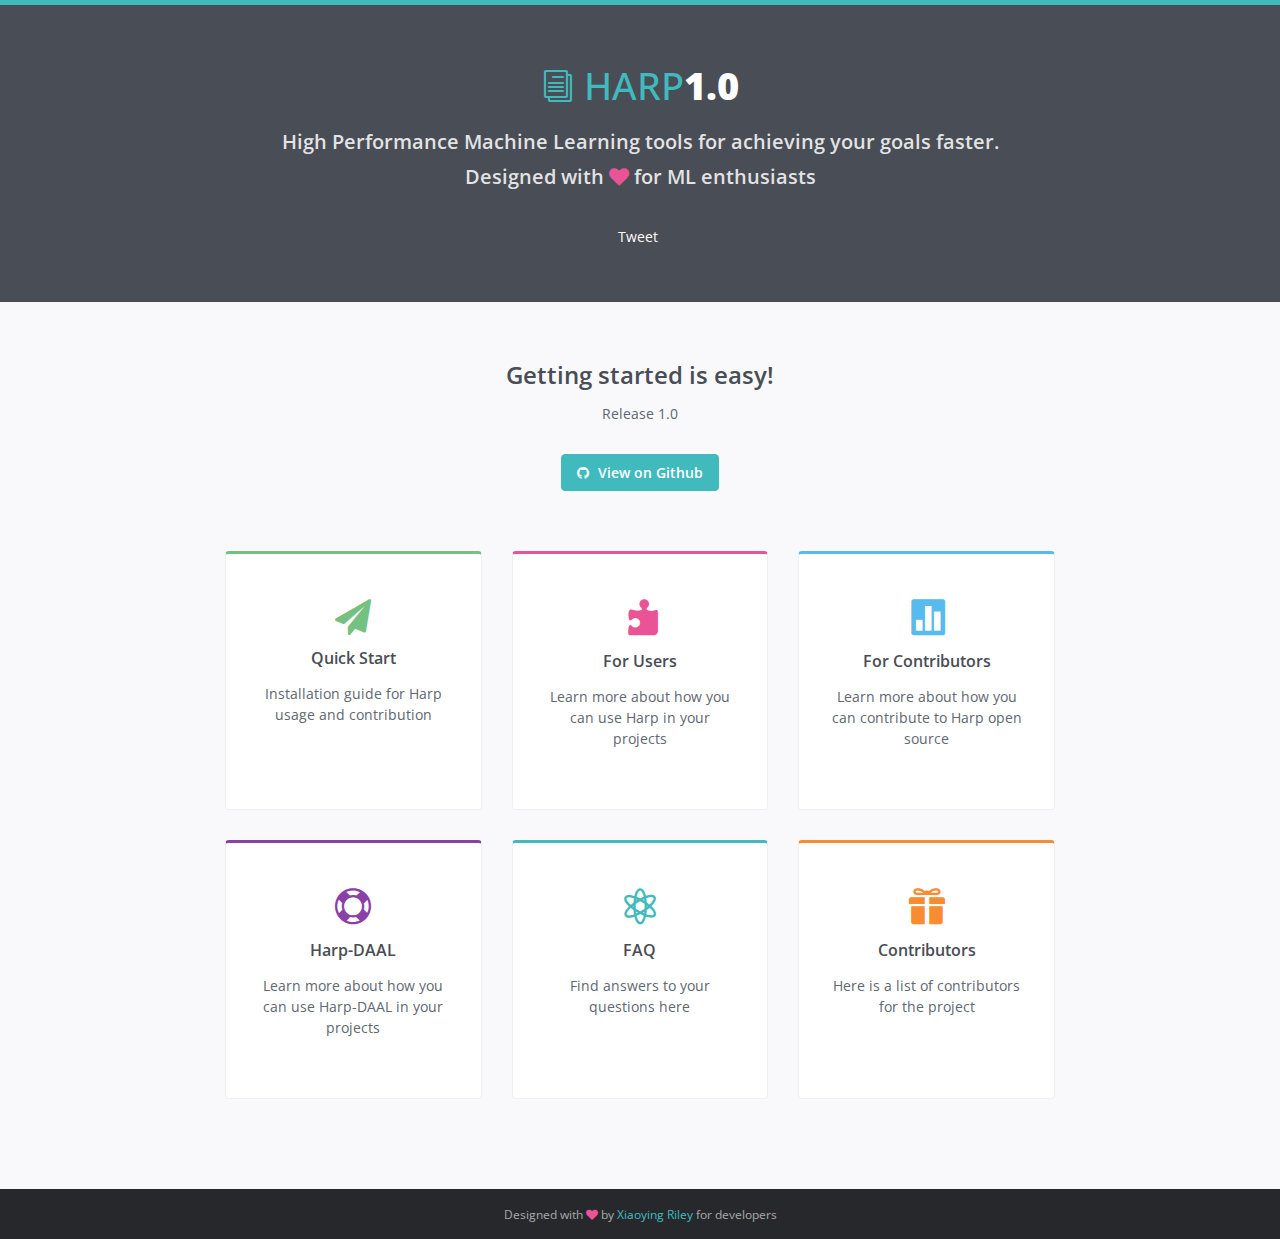
<file: index.html>
<!DOCTYPE html>
<!--[if IE 8]> <html lang="en" class="ie8"> <![endif]-->
<!--[if IE 9]> <html lang="en" class="ie9"> <![endif]-->
<!--[if !IE]><!-->
<html lang="en">
<!--<![endif]-->

<head>
    <title>Harp: HPC-Big Data ML Library</title>
    <!-- Meta -->
    <meta charset="utf-8">
    <meta http-equiv="X-UA-Compatible" content="IE=edge">
    <meta name="viewport" content="width=device-width, initial-scale=1.0">
    <meta name="description" content="">
    <meta name="author" content="">
    <link rel="shortcut icon" href="favicon.ico">
    <link href='http://fonts.googleapis.com/css?family=Open+Sans:300italic,400italic,600italic,700italic,800italic,400,300,600,700,800' rel='stylesheet' type='text/css'>
    <!-- Global CSS -->
    <link rel="stylesheet" href="assets/plugins/bootstrap/css/bootstrap.min.css">
    <!-- Plugins CSS -->
    <link rel="stylesheet" href="assets/plugins/font-awesome/css/font-awesome.css">
    <link rel="stylesheet" href="assets/plugins/elegant_font/css/style.css">
    <!-- Theme CSS -->
    <link id="theme-style" rel="stylesheet" href="assets/css/styles.css">
    <!-- HTML5 shim and Respond.js IE8 support of HTML5 elements and media queries -->
    <!--[if lt IE 9]>
      <script src="https://oss.maxcdn.com/html5shiv/3.7.2/html5shiv.min.js"></script>
      <script src="https://oss.maxcdn.com/respond/1.4.2/respond.min.js"></script>
    <![endif]-->
</head>

<body class="landing-page">
    <!--FACEBOOK LIKE BUTTON JAVASCRIPT SDK-->
    <div id="fb-root"></div>
    <script>
    (function(d, s, id) {
        var js, fjs = d.getElementsByTagName(s)[0];
        if (d.getElementById(id)) return;
        js = d.createElement(s);
        js.id = id;
        js.src = "//connect.facebook.net/en_US/sdk.js#xfbml=1&version=v2.5";
        fjs.parentNode.insertBefore(js, fjs);
    }(document, 'script', 'facebook-jssdk'));
    </script>
    <div class="page-wrapper">
        <!-- ******Header****** -->
        <header class="header text-center">
            <div class="container">
                <div class="branding">
                    <h1 class="logo">
                        <span aria-hidden="true" class="icon_documents_alt icon"></span>
                        <span class="text-highlight">Harp</span><span class="text-bold">1.0</span>
                    </h1>
                </div>
                <!--//branding-->
                <div class="tagline">
                    <p>High Performance Machine Learning tools for achieving your goals faster.</p>
                    <p>Designed with <i class="fa fa-heart"></i> for ML enthusiasts</p>
                </div>
                <!--//tagline-->
                <div class="social-container">
                    <div class="twitter-tweet">
                        <a href="https://twitter.com/share" class="twitter-share-button" data-text="PrettyDocs - A FREE #Bootstrap theme for project documentations #Responsive" data-via="3rdwave_themes">Tweet</a>
                        <script>
                        ! function(d, s, id) {
                            var js, fjs = d.getElementsByTagName(s)[0],
                                p = /^http:/.test(d.location) ? 'http' : 'https';
                            if (!d.getElementById(id)) {
                                js = d.createElement(s);
                                js.id = id;
                                js.src = p + '://platform.twitter.com/widgets.js';
                                fjs.parentNode.insertBefore(js, fjs);
                            }
                        }(document, 'script', 'twitter-wjs');
                        </script>
                    </div>
                    <!--//tweet-->
                    <div class="fb-like" data-href="http://themes.3rdwavemedia.com" data-layout="button_count" data-action="like" data-show-faces="false" data-share="false"></div>
                </div>
                <!--//social-container-->
            </div>
            <!--//container-->
        </header>
        <!--//header-->
        <section class="cards-section text-center">
            <div class="container">
                <script>
                (function() {
                    var cx = '018204436591770557110:glsd3xahsog';
                    var gcse = document.createElement('script');
                    gcse.type = 'text/javascript';
                    gcse.async = true;
                    gcse.src = 'https://cse.google.com/cse.js?cx=' + cx;
                    var s = document.getElementsByTagName('script')[0];
                    s.parentNode.insertBefore(gcse, s);
                })();
                </script>
                <gcse:search></gcse:search>
                <h2 class="title">Getting started is easy!</h2>
                <div class="intro">
                    <p>Release 1.0</p>
                    <div class="cta-container">
                        <a class="btn btn-primary btn-cta" href="http://themes.3rdwavemedia.com/" target="_blank"><i class="fa fa-github"></i> View on Github</a>
                    </div>
                    <!--//cta-container-->
                </div>
                <!--//intro-->
                <div id="cards-wrapper" class="cards-wrapper row">
                    <div class="item item-green col-md-4 col-sm-6 col-xs-6">
                        <div class="item-inner">
                            <div class="icon-holder">
                                <i class="icon fa fa-paper-plane"></i>
                            </div>
                            <!--//icon-holder-->
                            <h3 class="title">Quick Start</h3>
                            <p class="intro">Installation guide for Harp usage and contribution</p>
                            <a class="link" href="start.html"><span></span></a>
                        </div>
                        <!--//item-inner-->
                    </div>
                    <!--//item-->
                    <div class="item item-pink item-2 col-md-4 col-sm-6 col-xs-6">
                        <div class="item-inner">
                            <div class="icon-holder">
                                <span aria-hidden="true" class="icon icon_puzzle_alt"></span>
                            </div>
                            <!--//icon-holder-->
                            <h3 class="title">For Users</h3>
                            <p class="intro">Learn more about how you can use Harp in your projects</p>
                            <a class="link" href="components.html"><span></span></a>
                        </div>
                        <!--//item-inner-->
                    </div>
                    <!--//item-->
                    <div class="item item-blue col-md-4 col-sm-6 col-xs-6">
                        <div class="item-inner">
                            <div class="icon-holder">
                                <span aria-hidden="true" class="icon icon_datareport_alt"></span>
                            </div>
                            <!--//icon-holder-->
                            <h3 class="title">For Contributors</h3>
                            <p class="intro">Learn more about how you can contribute to Harp open source</p>
                            <a class="link" href="charts.html"><span></span></a>
                        </div>
                        <!--//item-inner-->
                    </div>
                    <!--//item-->
                    <div class="item item-purple col-md-4 col-sm-6 col-xs-6">
                        <div class="item-inner">
                            <div class="icon-holder">
                                <span aria-hidden="true" class="icon icon_lifesaver"></span>
                            </div>
                            <!--//icon-holder-->
                            <h3 class="title">Harp-DAAL</h3>
                            <p class="intro">Learn more about how you can use Harp-DAAL in your projects</p>
                            <a class="link" href="faqs.html"><span></span></a>
                        </div>
                        <!--//item-inner-->
                    </div>
                    <!--//item-->
                    <div class="item item-primary col-md-4 col-sm-6 col-xs-6">
                        <div class="item-inner">
                            <div class="icon-holder">
                                <span aria-hidden="true" class="icon icon_genius"></span>
                            </div>
                            <!--//icon-holder-->
                            <h3 class="title">FAQ</h3>
                            <p class="intro">Find answers to your questions here</p>
                            <a class="link" href="showcase.html"><span></span></a>
                        </div>
                        <!--//item-inner-->
                    </div>
                    <!--//item-->
                    <div class="item item-orange col-md-4 col-sm-6 col-xs-6">
                        <div class="item-inner">
                            <div class="icon-holder">
                                <span aria-hidden="true" class="icon icon_gift"></span>
                            </div>
                            <!--//icon-holder-->
                            <h3 class="title">Contributors</h3>
                            <p class="intro">Here is a list of contributors for the project</p>
                            <a class="link" href="license.html"><span></span></a>
                        </div>
                        <!--//item-inner-->
                    </div>
                    <!--//item-->
                </div>
                <!--//cards-->
            </div>
            <!--//container-->
        </section>
        <!--//cards-section-->
    </div>
    <!--//page-wrapper-->
    <footer class="footer text-center">
        <div class="container">
            <!--/* This template is released under the Creative Commons Attribution 3.0 License. Please keep the attribution link below when using for your own project. Thank you for your support. :) If you'd like to use the template without the attribution, you can check out other license options via our website: themes.3rdwavemedia.com */-->
            <small class="copyright">Designed with <i class="fa fa-heart"></i> by <a href="http://themes.3rdwavemedia.com/" target="_blank">Xiaoying Riley</a> for developers</small>
        </div>
        <!--//container-->
    </footer>
    <!--//footer-->
    <!-- Main Javascript -->
    <script type="text/javascript" src="assets/plugins/jquery-1.12.3.min.js"></script>
    <script type="text/javascript" src="assets/plugins/bootstrap/js/bootstrap.min.js"></script>
    <script type="text/javascript" src="assets/plugins/jquery-match-height/jquery.matchHeight-min.js"></script>
    <script type="text/javascript" src="assets/js/main.js"></script>
</body>

</html>
</file>
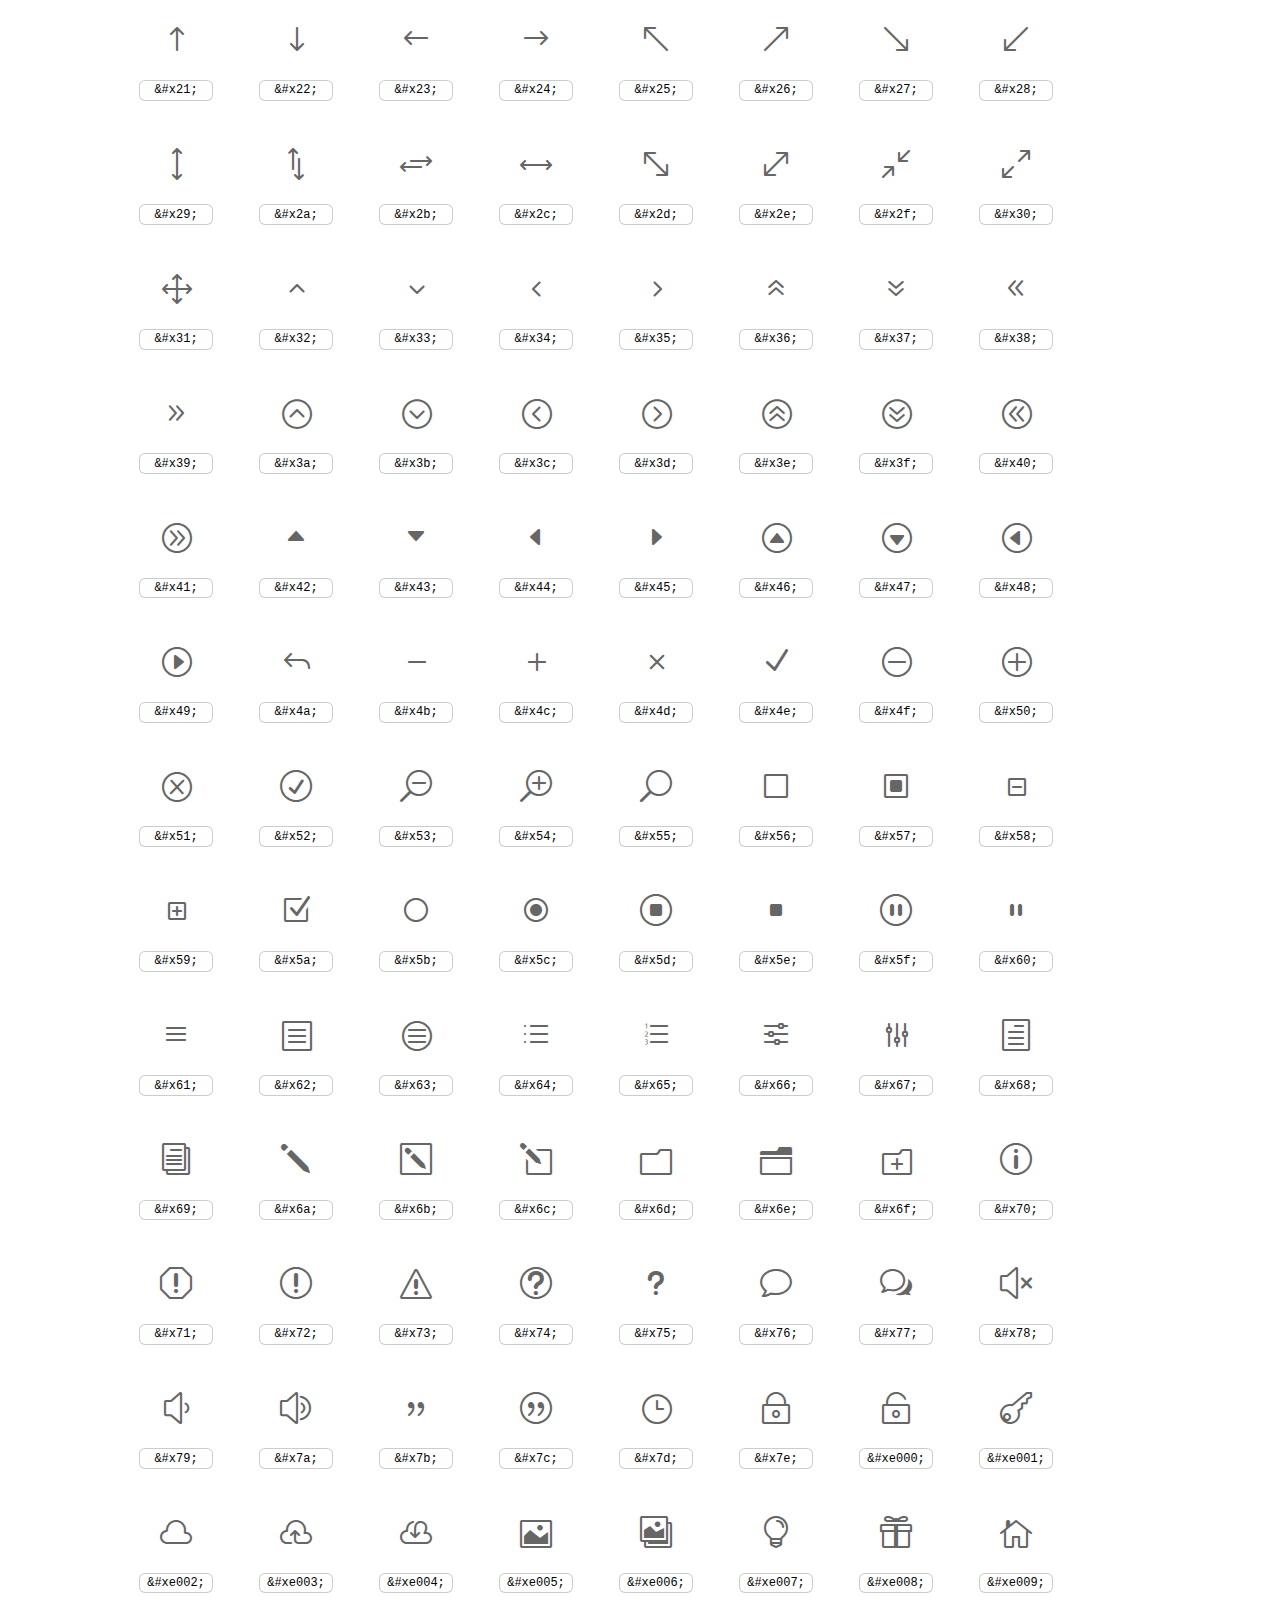
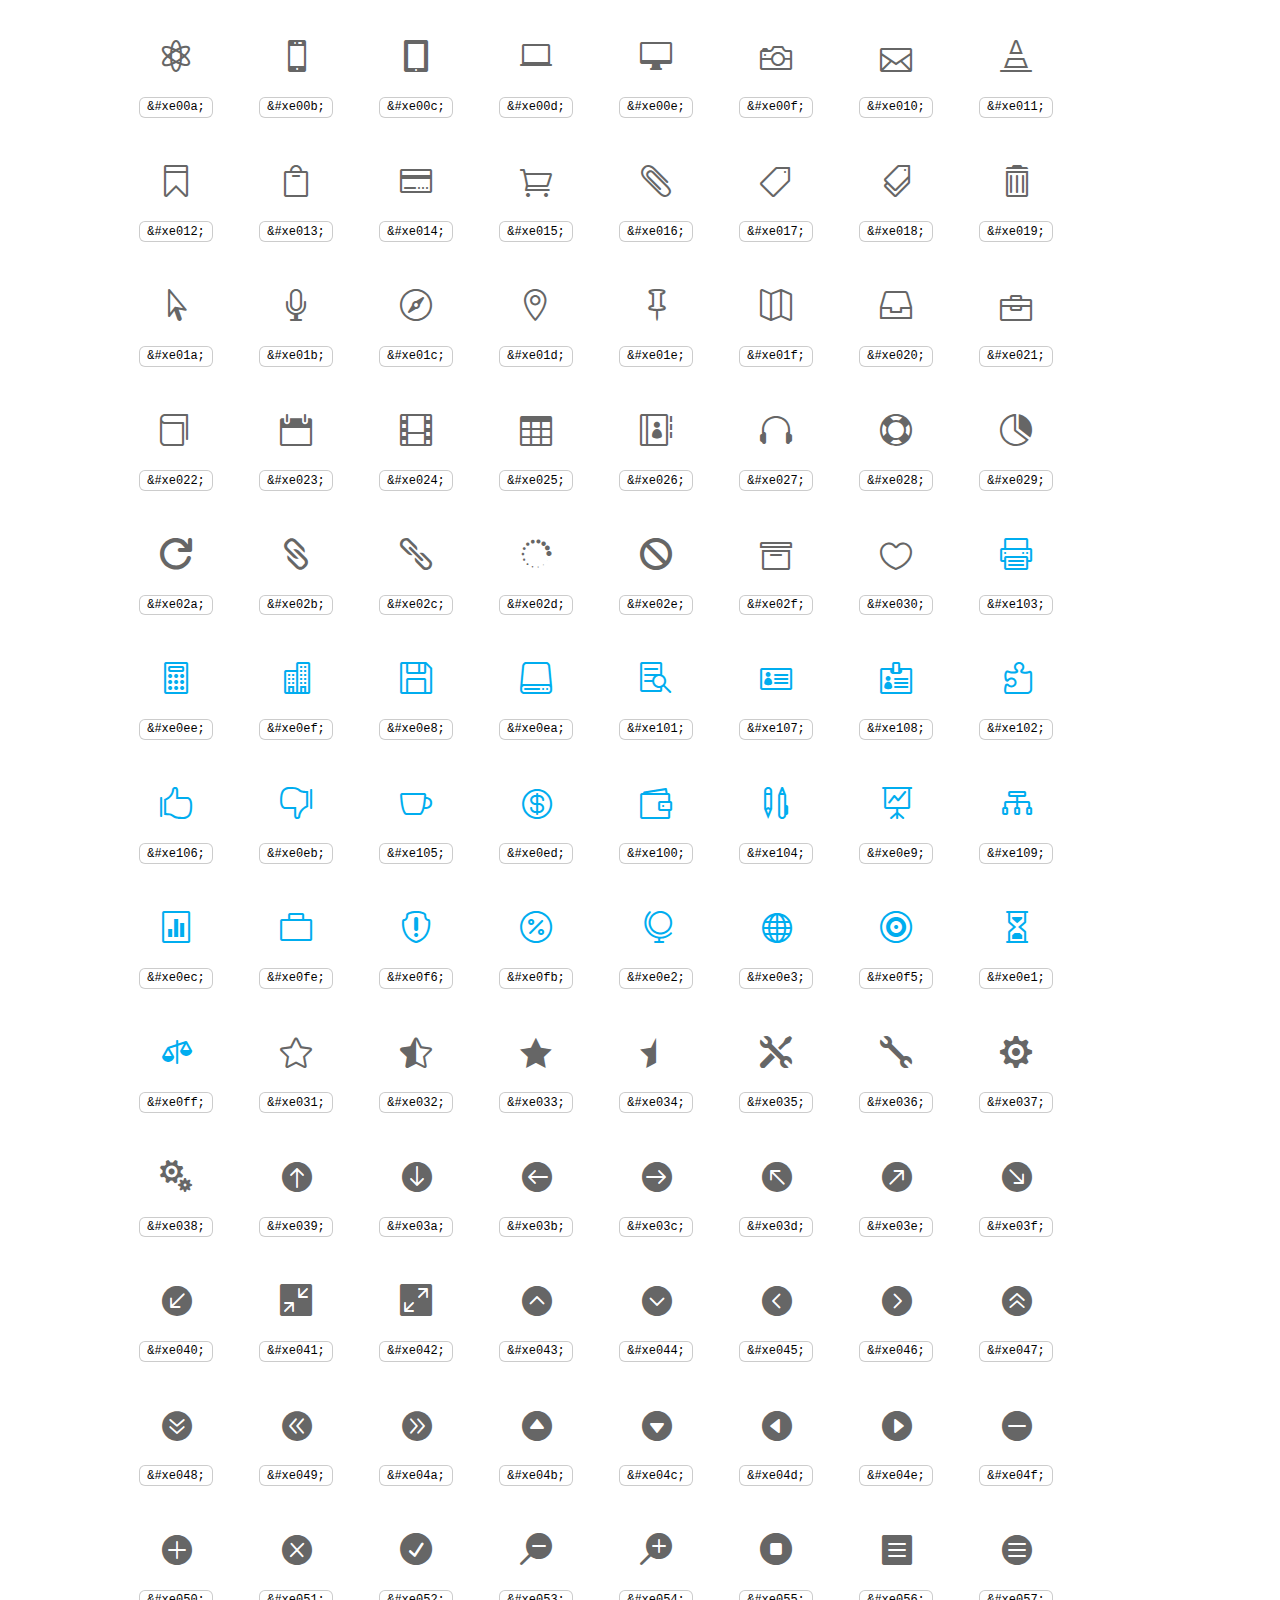
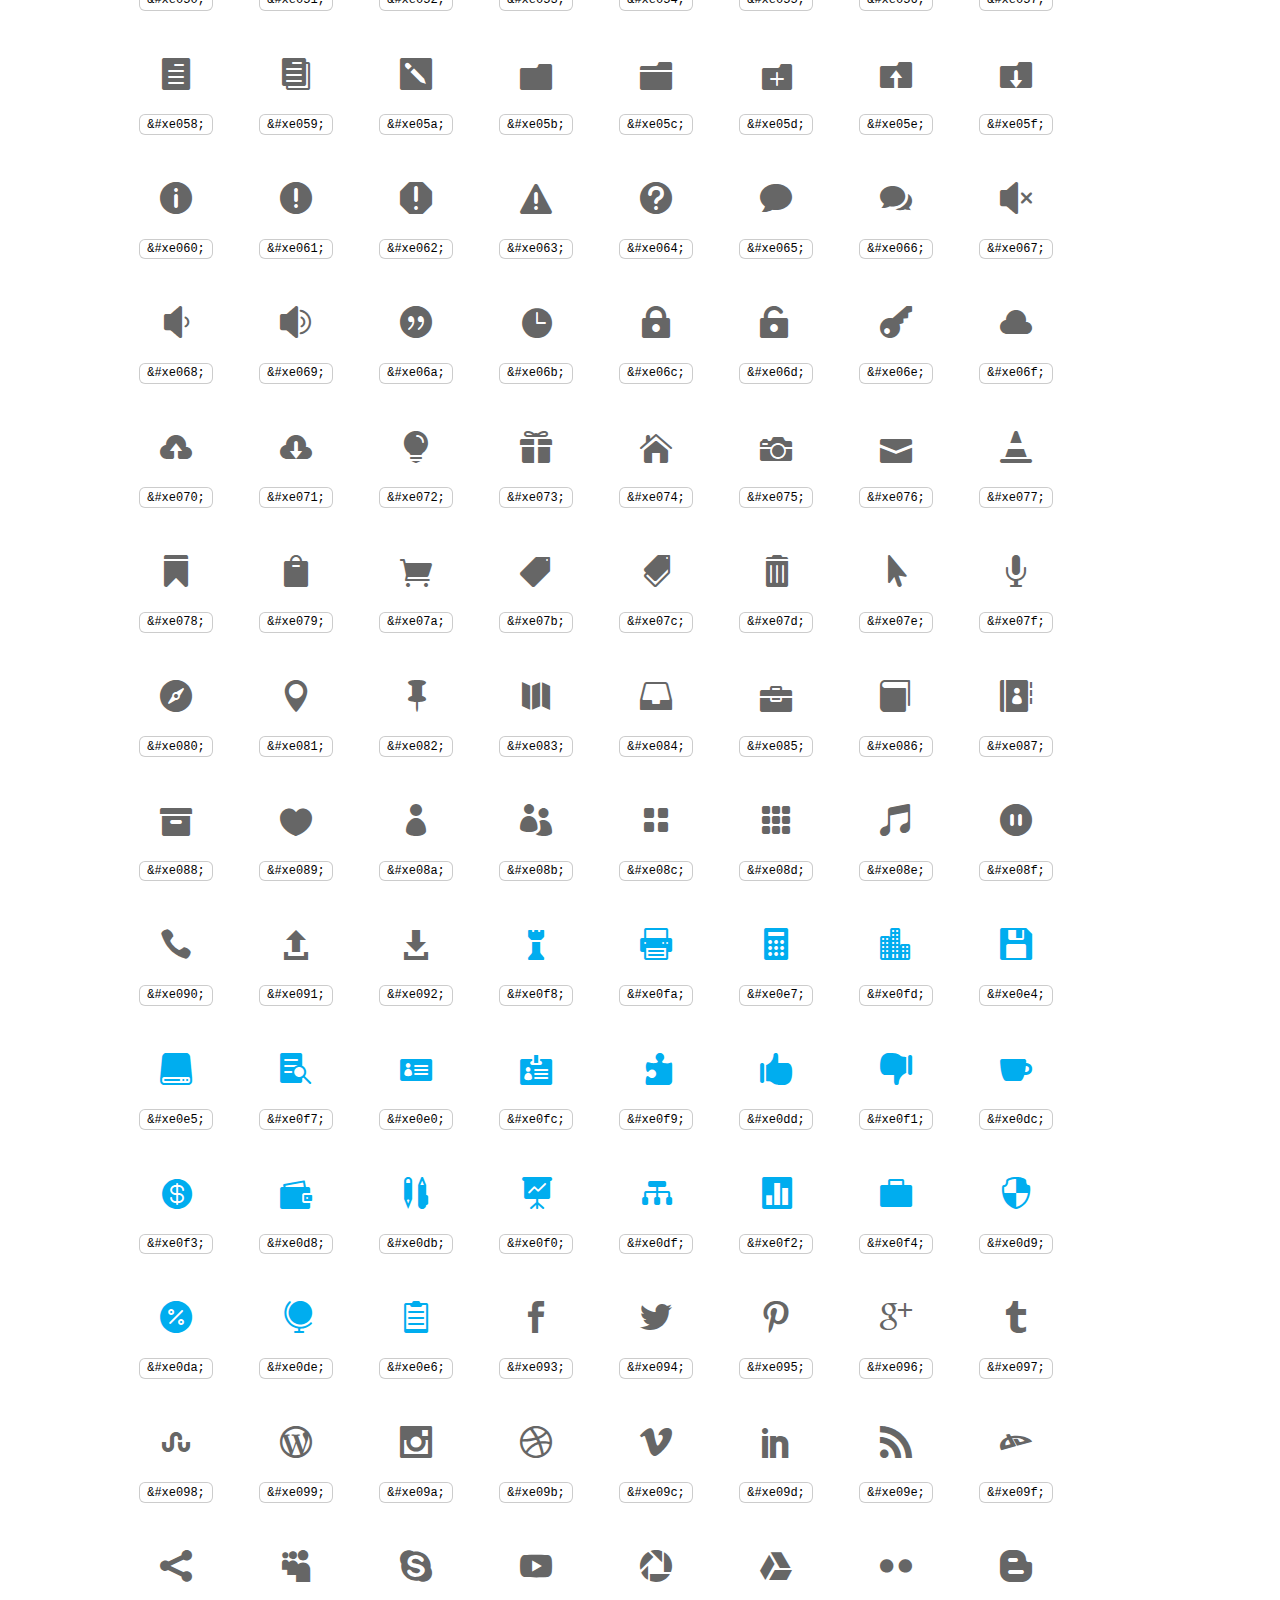
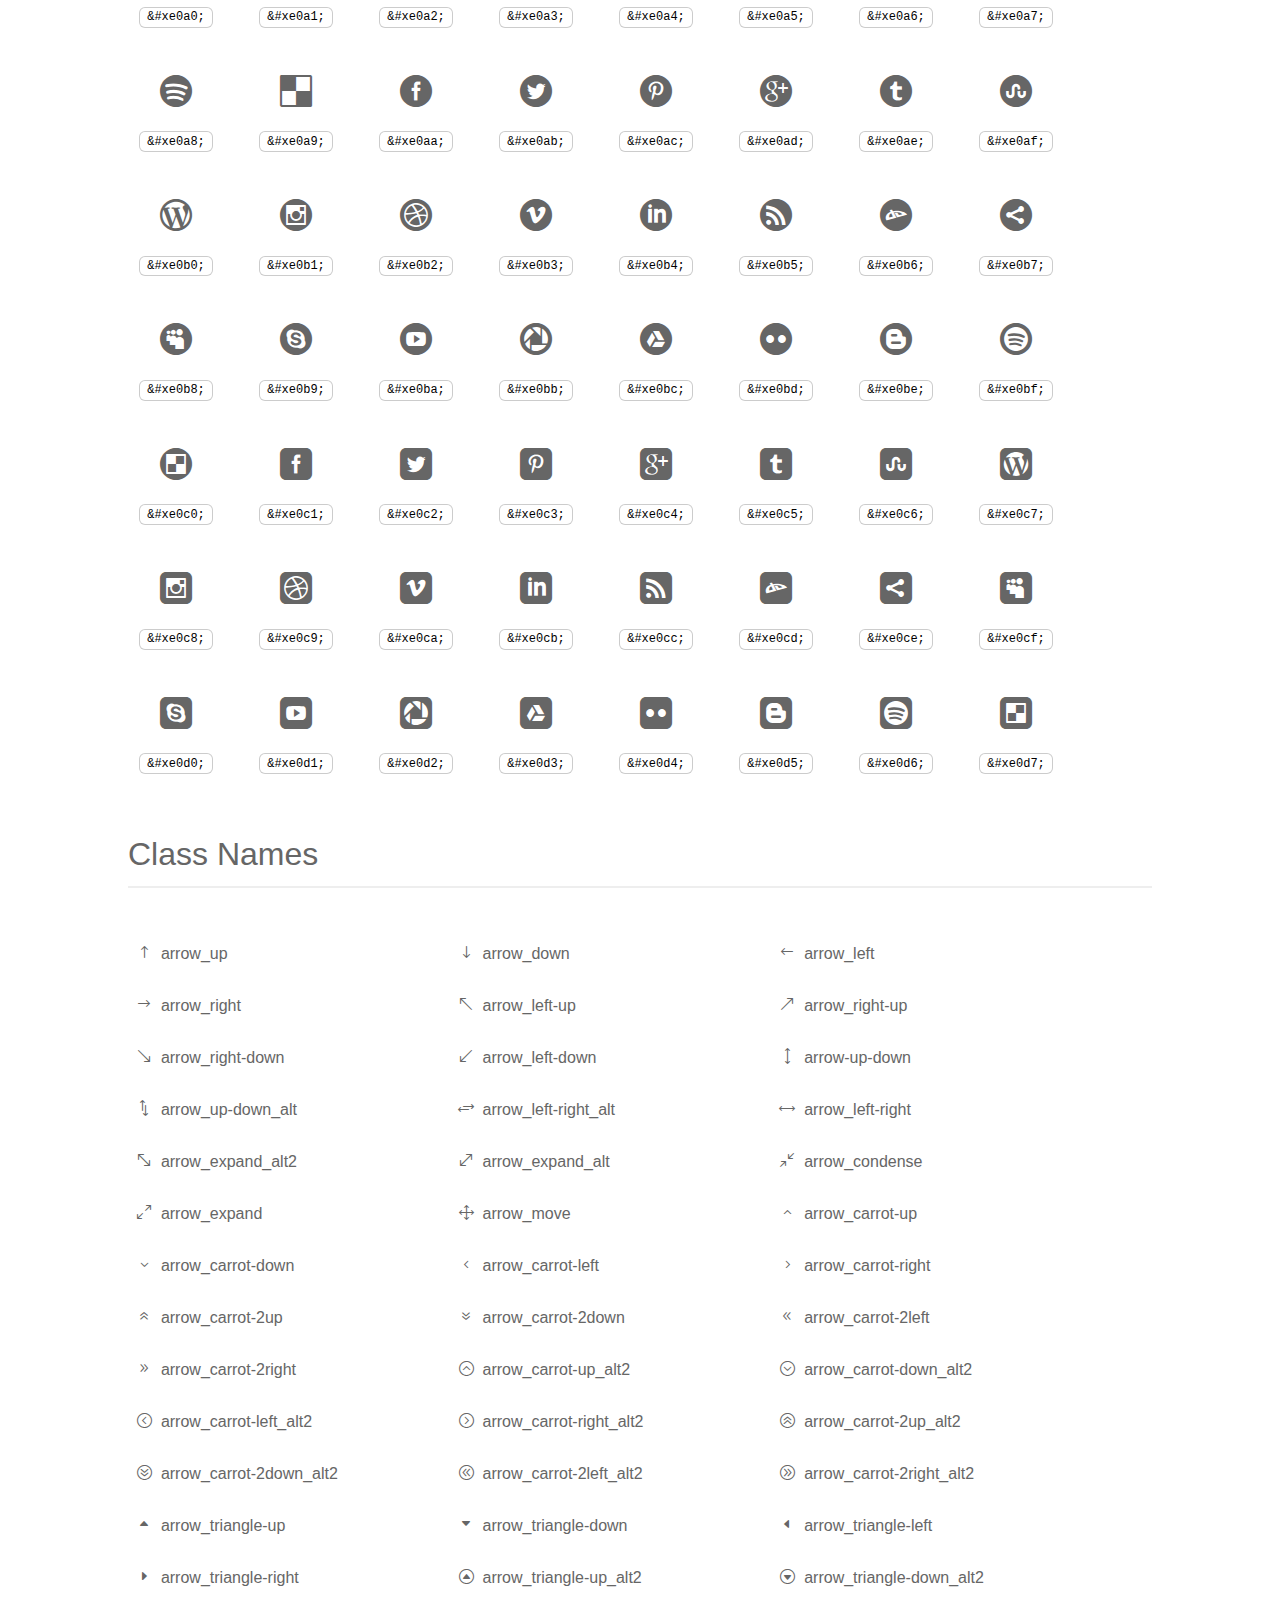
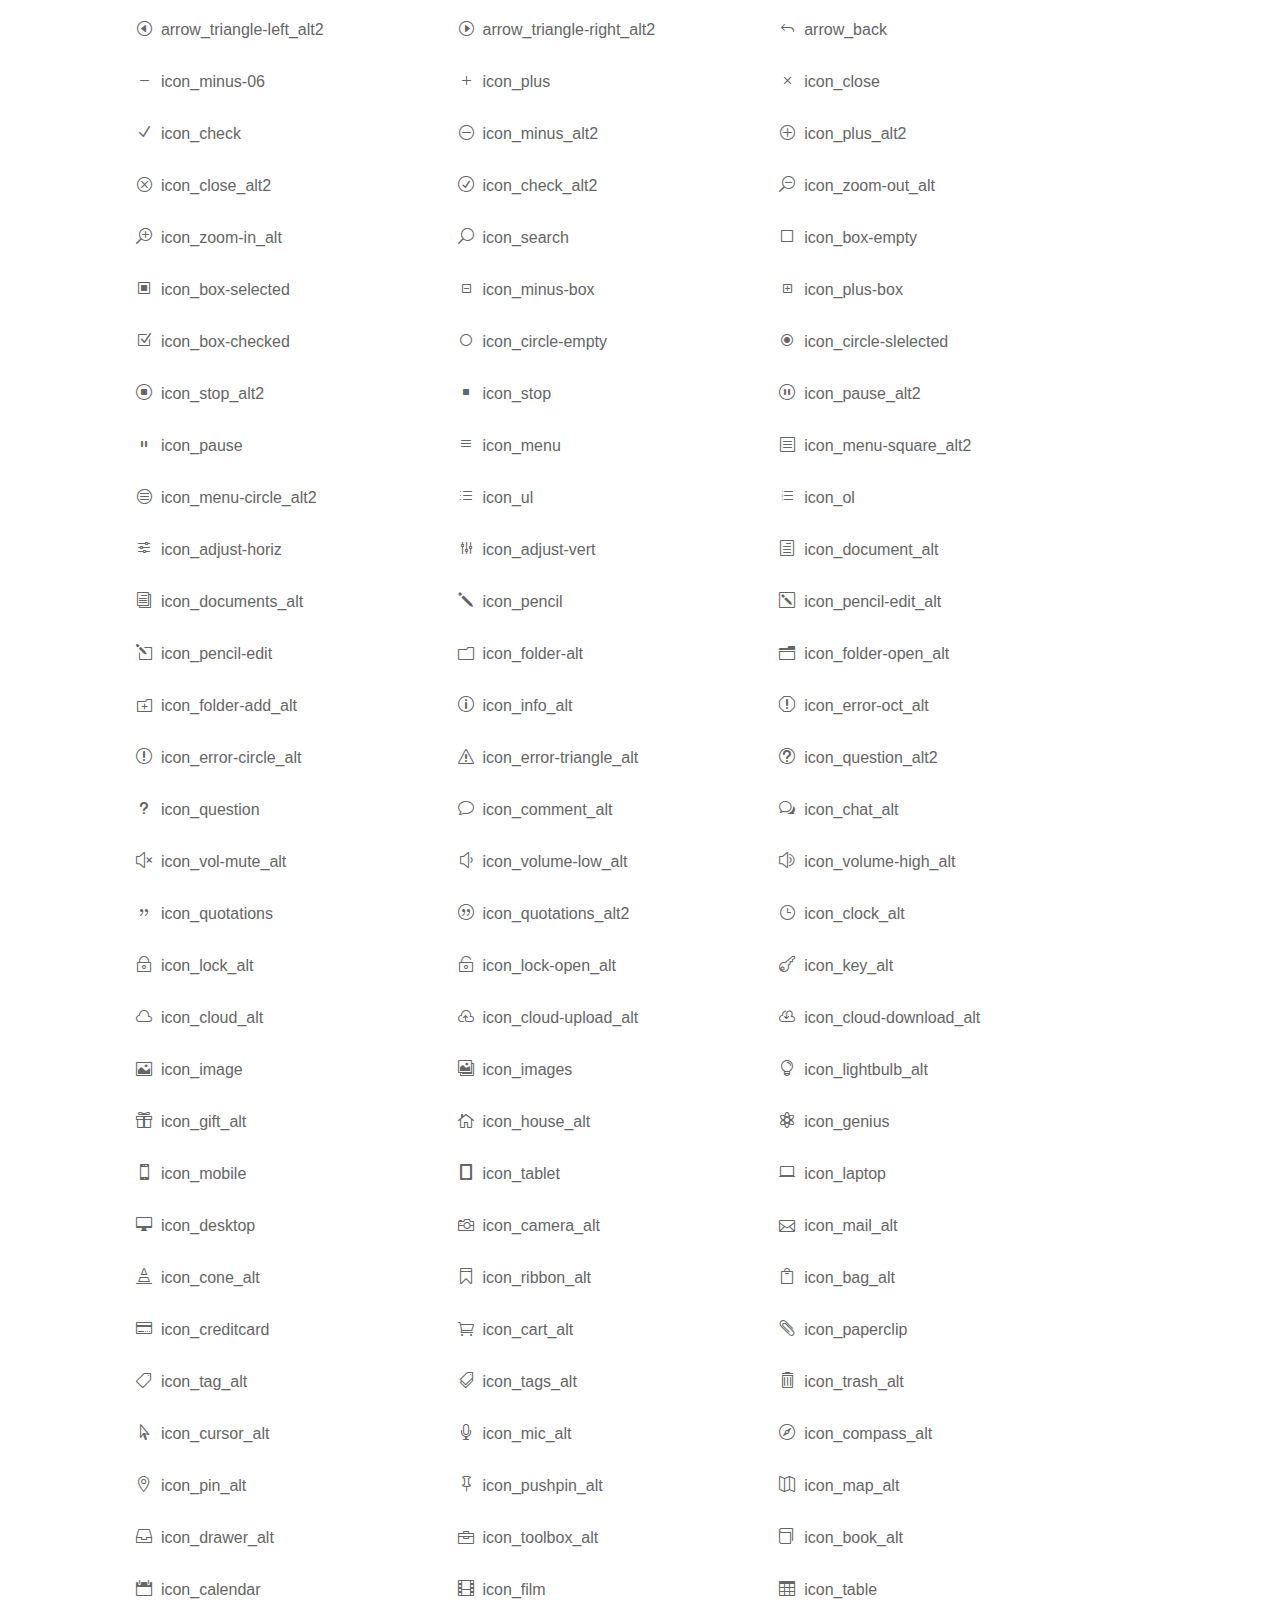
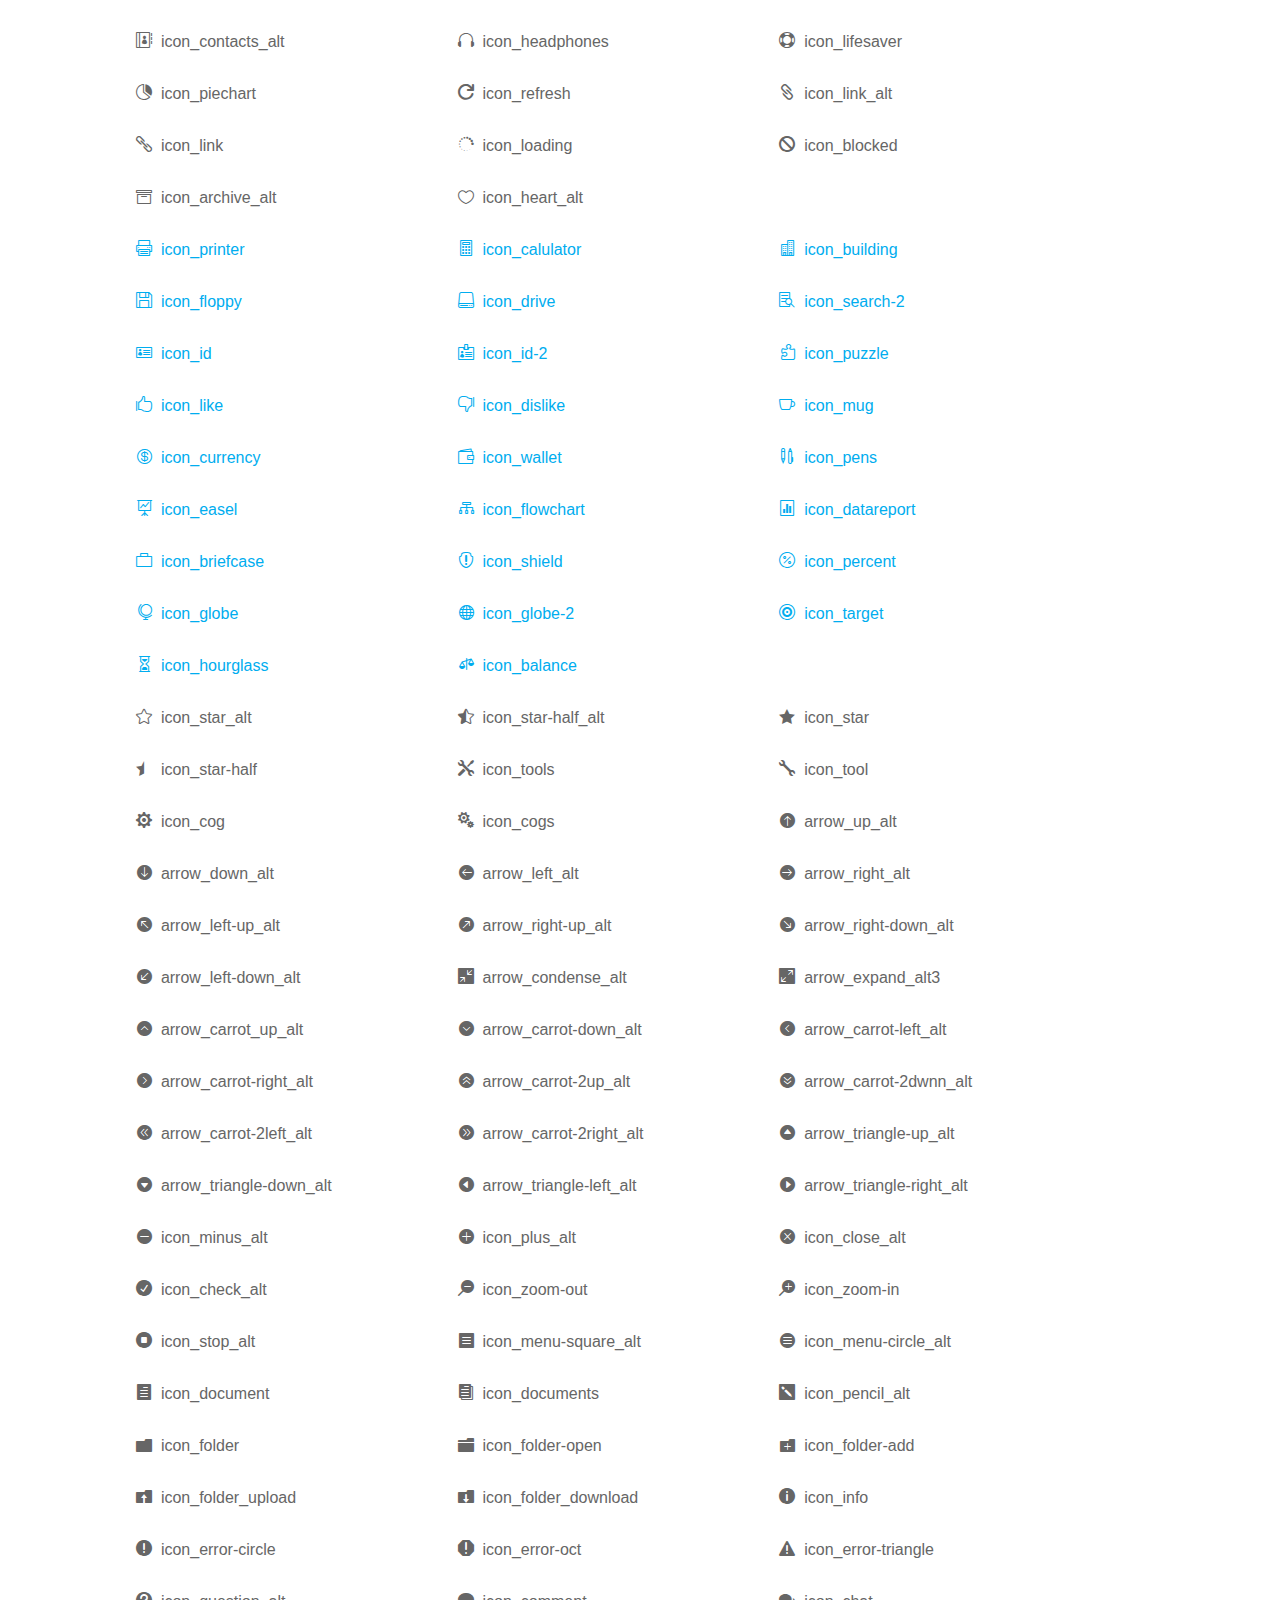
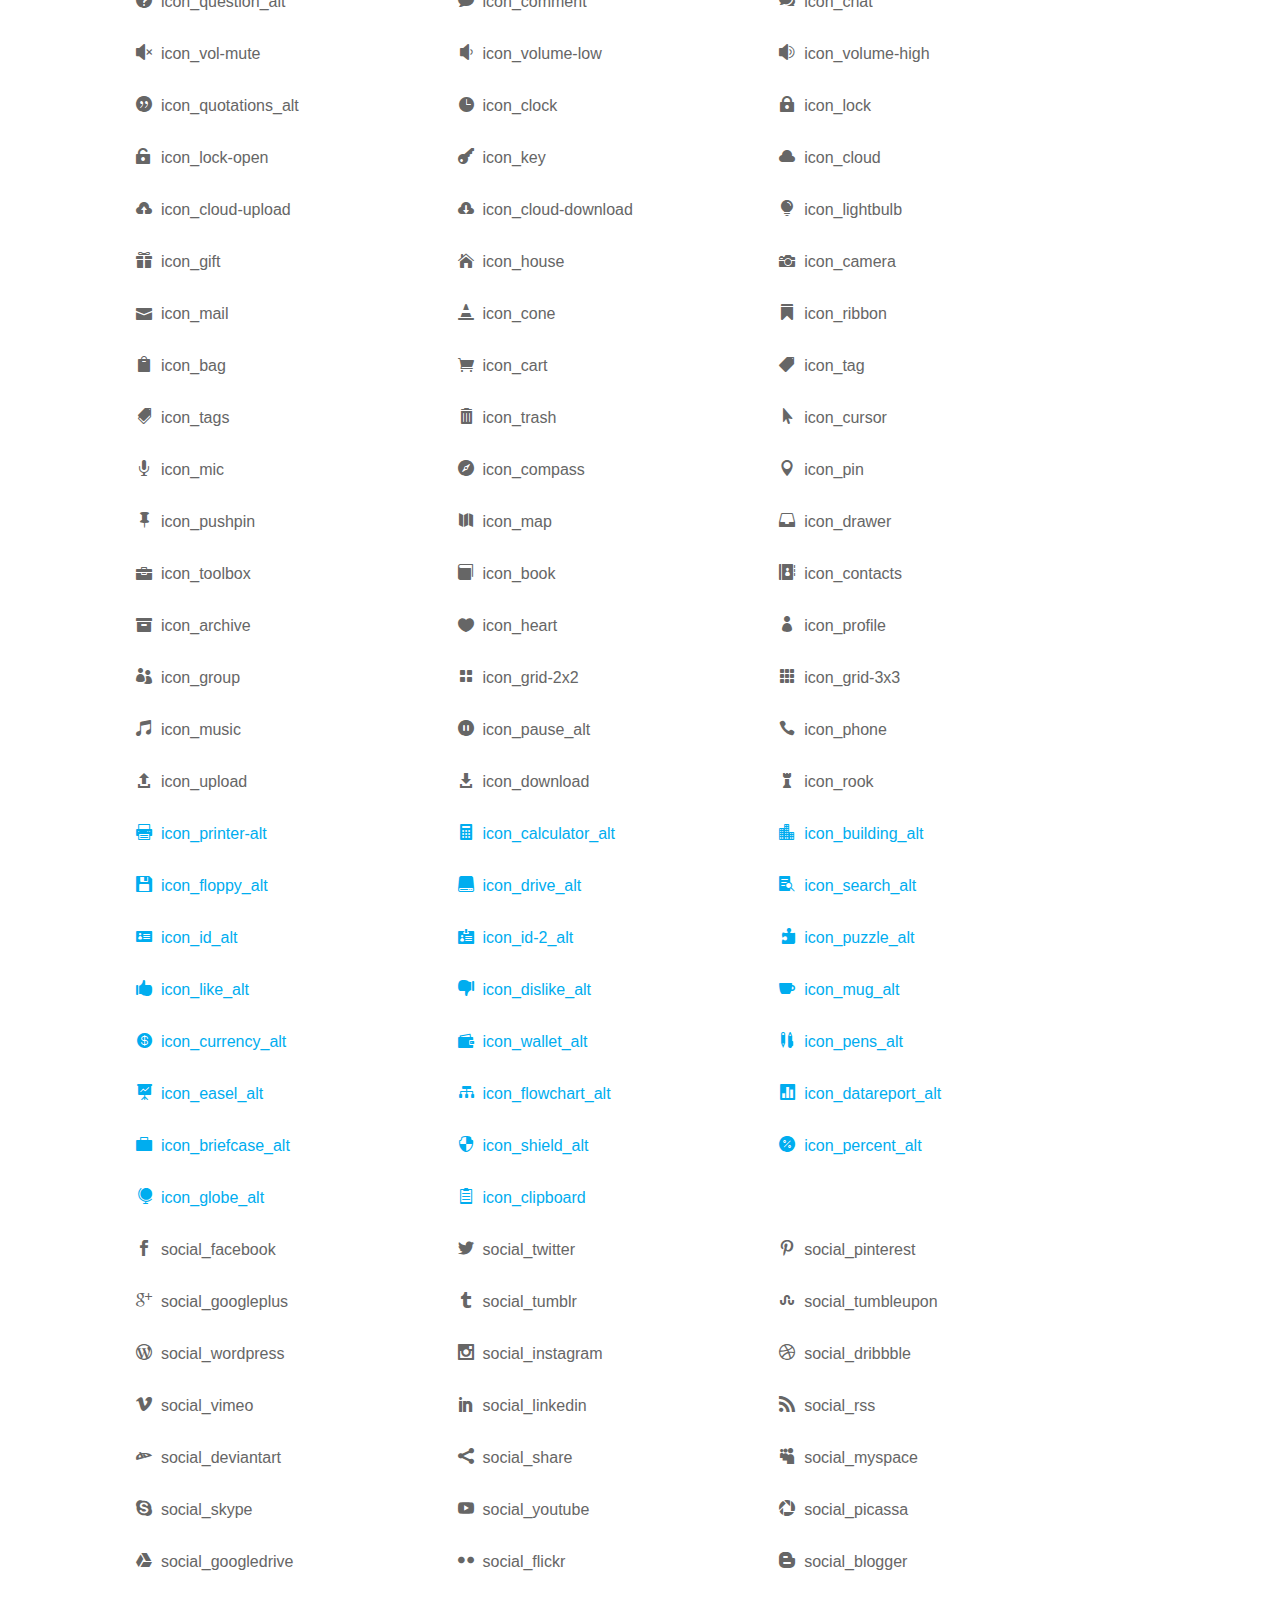
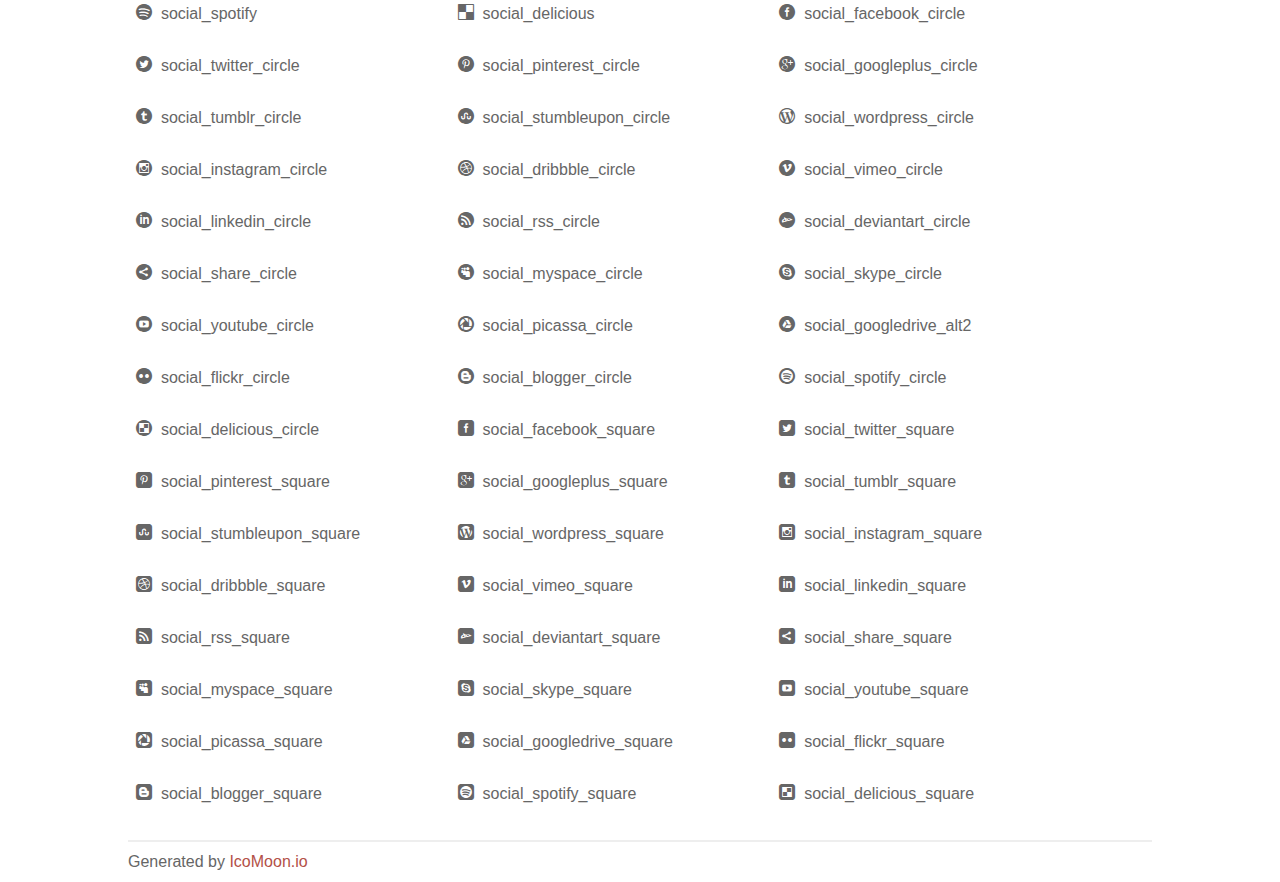
<file: assets/plugins/elegant_font/css/index.html>
<!doctype html>
<html>
<head>
<title>Your Font/Glyphs</title>
<link rel="stylesheet" href="style.css" />
<!--[if lte IE 7]><script src="lte-ie7.js"></script><![endif]-->
<style>
	section, header, footer {display: block;}
	body {
		font-family: sans-serif;
		color: #666;
		line-height: 1.5;
		font-size: 1em;
	}
	* {
		-moz-box-sizing: border-box;
		-webkit-box-sizing: border-box;
		box-sizing: border-box;
		margin: 0;
		padding: 0;
	}
	.glyph {
		float: left;
		text-align: center;
		padding: .75em;
		margin: .4em 1.5em .75em 0;
		width: 6em;
		text-shadow: none;
	}
	
	.glyph input {
		font-family: consolas, monospace;
		font-size: 12px;
		width: 100%;
		text-align: center;
		border: 0;
		box-shadow: 0 0 0 1px #ccc;
		padding: .2em;
                -moz-border-radius: 5px;
                -webkit-border-radius: 5px;
	}
	
	

	.new {
		color:#00adef !important;
	}

	
	.w-main {
		width: 80%;
	}
	.centered {
		margin-left: auto;
		margin-right: auto;
	}
	.fs1 {
		font-size: 2em;
	}
	header {
		margin: 2em 0;
		padding-bottom: .5em;
		color: #666;
		box-shadow: 0 2px #eee;
	}
	header h1 {
		font-size: 2em;
		font-weight: normal;
	}
	.clearfix:before, .clearfix:after { content: ""; display: table; }
	.clearfix:after, .clear { clear: both; }
	footer {
		margin-top: 2em;
		padding: .5em 0;
		box-shadow: 0 -2px #eee;
	}
	a, a:visited {
		color: #B35047;
		text-decoration: none;
	}
	a:hover, a:focus {color: #000;}
	
	.box1 {
		font-size: 16px;
		display: inline-block;
		width: 30%;
		padding: .25em .5em;
		margin: 20px 10px 0 0;
	}
</style>
</head>
<body>
	<div class="w-main centered">
	<section class="mtm clearfix" id="glyphs">
	<div class="glyph">
		<div class="fs1" aria-hidden="true" data-icon="&#x21;"></div>
		<input type="text" readonly value="&amp;#x21;" />
	</div>
	<div class="glyph">
		<div class="fs1" aria-hidden="true" data-icon="&#x22;"></div>
		<input type="text" readonly value="&amp;#x22;" />
	</div>
	<div class="glyph">
		<div class="fs1" aria-hidden="true" data-icon="&#x23;"></div>
		<input type="text" readonly value="&amp;#x23;" />
	</div>
	<div class="glyph">
		<div class="fs1" aria-hidden="true" data-icon="&#x24;"></div>
		<input type="text" readonly value="&amp;#x24;" />
	</div>
	<div class="glyph">
		<div class="fs1" aria-hidden="true" data-icon="&#x25;"></div>
		<input type="text" readonly value="&amp;#x25;" />
	</div>
	<div class="glyph">
		<div class="fs1" aria-hidden="true" data-icon="&#x26;"></div>
		<input type="text" readonly value="&amp;#x26;" />
	</div>
	<div class="glyph">
		<div class="fs1" aria-hidden="true" data-icon="&#x27;"></div>
		<input type="text" readonly value="&amp;#x27;" />
	</div>
	<div class="glyph">
		<div class="fs1" aria-hidden="true" data-icon="&#x28;"></div>
		<input type="text" readonly value="&amp;#x28;" />
	</div>
	<div class="glyph">
		<div class="fs1" aria-hidden="true" data-icon="&#x29;"></div>
		<input type="text" readonly value="&amp;#x29;" />
	</div>
	<div class="glyph">
		<div class="fs1" aria-hidden="true" data-icon="&#x2a;"></div>
		<input type="text" readonly value="&amp;#x2a;" />
	</div>
	<div class="glyph">
		<div class="fs1" aria-hidden="true" data-icon="&#x2b;"></div>
		<input type="text" readonly value="&amp;#x2b;" />
	</div>
	<div class="glyph">
		<div class="fs1" aria-hidden="true" data-icon="&#x2c;"></div>
		<input type="text" readonly value="&amp;#x2c;" />
	</div>
	<div class="glyph">
		<div class="fs1" aria-hidden="true" data-icon="&#x2d;"></div>
		<input type="text" readonly value="&amp;#x2d;" />
	</div>
	<div class="glyph">
		<div class="fs1" aria-hidden="true" data-icon="&#x2e;"></div>
		<input type="text" readonly value="&amp;#x2e;" />
	</div>
	<div class="glyph">
		<div class="fs1" aria-hidden="true" data-icon="&#x2f;"></div>
		<input type="text" readonly value="&amp;#x2f;" />
	</div>
	<div class="glyph">
		<div class="fs1" aria-hidden="true" data-icon="&#x30;"></div>
		<input type="text" readonly value="&amp;#x30;" />
	</div>
	<div class="glyph">
		<div class="fs1" aria-hidden="true" data-icon="&#x31;"></div>
		<input type="text" readonly value="&amp;#x31;" />
	</div>
	<div class="glyph">
		<div class="fs1" aria-hidden="true" data-icon="&#x32;"></div>
		<input type="text" readonly value="&amp;#x32;" />
	</div>
	<div class="glyph">
		<div class="fs1" aria-hidden="true" data-icon="&#x33;"></div>
		<input type="text" readonly value="&amp;#x33;" />
	</div>
	<div class="glyph">
		<div class="fs1" aria-hidden="true" data-icon="&#x34;"></div>
		<input type="text" readonly value="&amp;#x34;" />
	</div>
	<div class="glyph">
		<div class="fs1" aria-hidden="true" data-icon="&#x35;"></div>
		<input type="text" readonly value="&amp;#x35;" />
	</div>
	<div class="glyph">
		<div class="fs1" aria-hidden="true" data-icon="&#x36;"></div>
		<input type="text" readonly value="&amp;#x36;" />
	</div>
	<div class="glyph">
		<div class="fs1" aria-hidden="true" data-icon="&#x37;"></div>
		<input type="text" readonly value="&amp;#x37;" />
	</div>
	<div class="glyph">
		<div class="fs1" aria-hidden="true" data-icon="&#x38;"></div>
		<input type="text" readonly value="&amp;#x38;" />
	</div>
	<div class="glyph">
		<div class="fs1" aria-hidden="true" data-icon="&#x39;"></div>
		<input type="text" readonly value="&amp;#x39;" />
	</div>
	<div class="glyph">
		<div class="fs1" aria-hidden="true" data-icon="&#x3a;"></div>
		<input type="text" readonly value="&amp;#x3a;" />
	</div>
	<div class="glyph">
		<div class="fs1" aria-hidden="true" data-icon="&#x3b;"></div>
		<input type="text" readonly value="&amp;#x3b;" />
	</div>
	<div class="glyph">
		<div class="fs1" aria-hidden="true" data-icon="&#x3c;"></div>
		<input type="text" readonly value="&amp;#x3c;" />
	</div>
	<div class="glyph">
		<div class="fs1" aria-hidden="true" data-icon="&#x3d;"></div>
		<input type="text" readonly value="&amp;#x3d;" />
	</div>
	<div class="glyph">
		<div class="fs1" aria-hidden="true" data-icon="&#x3e;"></div>
		<input type="text" readonly value="&amp;#x3e;" />
	</div>
	<div class="glyph">
		<div class="fs1" aria-hidden="true" data-icon="&#x3f;"></div>
		<input type="text" readonly value="&amp;#x3f;" />
	</div>
	<div class="glyph">
		<div class="fs1" aria-hidden="true" data-icon="&#x40;"></div>
		<input type="text" readonly value="&amp;#x40;" />
	</div>
	<div class="glyph">
		<div class="fs1" aria-hidden="true" data-icon="&#x41;"></div>
		<input type="text" readonly value="&amp;#x41;" />
	</div>
	<div class="glyph">
		<div class="fs1" aria-hidden="true" data-icon="&#x42;"></div>
		<input type="text" readonly value="&amp;#x42;" />
	</div>
	<div class="glyph">
		<div class="fs1" aria-hidden="true" data-icon="&#x43;"></div>
		<input type="text" readonly value="&amp;#x43;" />
	</div>
	<div class="glyph">
		<div class="fs1" aria-hidden="true" data-icon="&#x44;"></div>
		<input type="text" readonly value="&amp;#x44;" />
	</div>
	<div class="glyph">
		<div class="fs1" aria-hidden="true" data-icon="&#x45;"></div>
		<input type="text" readonly value="&amp;#x45;" />
	</div>
	<div class="glyph">
		<div class="fs1" aria-hidden="true" data-icon="&#x46;"></div>
		<input type="text" readonly value="&amp;#x46;" />
	</div>
	<div class="glyph">
		<div class="fs1" aria-hidden="true" data-icon="&#x47;"></div>
		<input type="text" readonly value="&amp;#x47;" />
	</div>
	<div class="glyph">
		<div class="fs1" aria-hidden="true" data-icon="&#x48;"></div>
		<input type="text" readonly value="&amp;#x48;" />
	</div>
	<div class="glyph">
		<div class="fs1" aria-hidden="true" data-icon="&#x49;"></div>
		<input type="text" readonly value="&amp;#x49;" />
	</div>
	<div class="glyph">
		<div class="fs1" aria-hidden="true" data-icon="&#x4a;"></div>
		<input type="text" readonly value="&amp;#x4a;" />
	</div>
	<div class="glyph">
		<div class="fs1" aria-hidden="true" data-icon="&#x4b;"></div>
		<input type="text" readonly value="&amp;#x4b;" />
	</div>
	<div class="glyph">
		<div class="fs1" aria-hidden="true" data-icon="&#x4c;"></div>
		<input type="text" readonly value="&amp;#x4c;" />
	</div>
	<div class="glyph">
		<div class="fs1" aria-hidden="true" data-icon="&#x4d;"></div>
		<input type="text" readonly value="&amp;#x4d;" />
	</div>
	<div class="glyph">
		<div class="fs1" aria-hidden="true" data-icon="&#x4e;"></div>
		<input type="text" readonly value="&amp;#x4e;" />
	</div>
	<div class="glyph">
		<div class="fs1" aria-hidden="true" data-icon="&#x4f;"></div>
		<input type="text" readonly value="&amp;#x4f;" />
	</div>
	<div class="glyph">
		<div class="fs1" aria-hidden="true" data-icon="&#x50;"></div>
		<input type="text" readonly value="&amp;#x50;" />
	</div>
	<div class="glyph">
		<div class="fs1" aria-hidden="true" data-icon="&#x51;"></div>
		<input type="text" readonly value="&amp;#x51;" />
	</div>
	<div class="glyph">
		<div class="fs1" aria-hidden="true" data-icon="&#x52;"></div>
		<input type="text" readonly value="&amp;#x52;" />
	</div>
	<div class="glyph">
		<div class="fs1" aria-hidden="true" data-icon="&#x53;"></div>
		<input type="text" readonly value="&amp;#x53;" />
	</div>
	<div class="glyph">
		<div class="fs1" aria-hidden="true" data-icon="&#x54;"></div>
		<input type="text" readonly value="&amp;#x54;" />
	</div>
	<div class="glyph">
		<div class="fs1" aria-hidden="true" data-icon="&#x55;"></div>
		<input type="text" readonly value="&amp;#x55;" />
	</div>
	<div class="glyph">
		<div class="fs1" aria-hidden="true" data-icon="&#x56;"></div>
		<input type="text" readonly value="&amp;#x56;" />
	</div>
	<div class="glyph">
		<div class="fs1" aria-hidden="true" data-icon="&#x57;"></div>
		<input type="text" readonly value="&amp;#x57;" />
	</div>
	<div class="glyph">
		<div class="fs1" aria-hidden="true" data-icon="&#x58;"></div>
		<input type="text" readonly value="&amp;#x58;" />
	</div>
	<div class="glyph">
		<div class="fs1" aria-hidden="true" data-icon="&#x59;"></div>
		<input type="text" readonly value="&amp;#x59;" />
	</div>
	<div class="glyph">
		<div class="fs1" aria-hidden="true" data-icon="&#x5a;"></div>
		<input type="text" readonly value="&amp;#x5a;" />
	</div>
	<div class="glyph">
		<div class="fs1" aria-hidden="true" data-icon="&#x5b;"></div>
		<input type="text" readonly value="&amp;#x5b;" />
	</div>
	<div class="glyph">
		<div class="fs1" aria-hidden="true" data-icon="&#x5c;"></div>
		<input type="text" readonly value="&amp;#x5c;" />
	</div>
	<div class="glyph">
		<div class="fs1" aria-hidden="true" data-icon="&#x5d;"></div>
		<input type="text" readonly value="&amp;#x5d;" />
	</div>
	<div class="glyph">
		<div class="fs1" aria-hidden="true" data-icon="&#x5e;"></div>
		<input type="text" readonly value="&amp;#x5e;" />
	</div>
	<div class="glyph">
		<div class="fs1" aria-hidden="true" data-icon="&#x5f;"></div>
		<input type="text" readonly value="&amp;#x5f;" />
	</div>
	<div class="glyph">
		<div class="fs1" aria-hidden="true" data-icon="&#x60;"></div>
		<input type="text" readonly value="&amp;#x60;" />
	</div>
	<div class="glyph">
		<div class="fs1" aria-hidden="true" data-icon="&#x61;"></div>
		<input type="text" readonly value="&amp;#x61;" />
	</div>
	<div class="glyph">
		<div class="fs1" aria-hidden="true" data-icon="&#x62;"></div>
		<input type="text" readonly value="&amp;#x62;" />
	</div>
	<div class="glyph">
		<div class="fs1" aria-hidden="true" data-icon="&#x63;"></div>
		<input type="text" readonly value="&amp;#x63;" />
	</div>
	<div class="glyph">
		<div class="fs1" aria-hidden="true" data-icon="&#x64;"></div>
		<input type="text" readonly value="&amp;#x64;" />
	</div>
	<div class="glyph">
		<div class="fs1" aria-hidden="true" data-icon="&#x65;"></div>
		<input type="text" readonly value="&amp;#x65;" />
	</div>
	<div class="glyph">
		<div class="fs1" aria-hidden="true" data-icon="&#x66;"></div>
		<input type="text" readonly value="&amp;#x66;" />
	</div>
	<div class="glyph">
		<div class="fs1" aria-hidden="true" data-icon="&#x67;"></div>
		<input type="text" readonly value="&amp;#x67;" />
	</div>
	<div class="glyph">
		<div class="fs1" aria-hidden="true" data-icon="&#x68;"></div>
		<input type="text" readonly value="&amp;#x68;" />
	</div>
	<div class="glyph">
		<div class="fs1" aria-hidden="true" data-icon="&#x69;"></div>
		<input type="text" readonly value="&amp;#x69;" />
	</div>
	<div class="glyph">
		<div class="fs1" aria-hidden="true" data-icon="&#x6a;"></div>
		<input type="text" readonly value="&amp;#x6a;" />
	</div>
	<div class="glyph">
		<div class="fs1" aria-hidden="true" data-icon="&#x6b;"></div>
		<input type="text" readonly value="&amp;#x6b;" />
	</div>
	<div class="glyph">
		<div class="fs1" aria-hidden="true" data-icon="&#x6c;"></div>
		<input type="text" readonly value="&amp;#x6c;" />
	</div>
	<div class="glyph">
		<div class="fs1" aria-hidden="true" data-icon="&#x6d;"></div>
		<input type="text" readonly value="&amp;#x6d;" />
	</div>
	<div class="glyph">
		<div class="fs1" aria-hidden="true" data-icon="&#x6e;"></div>
		<input type="text" readonly value="&amp;#x6e;" />
	</div>
	<div class="glyph">
		<div class="fs1" aria-hidden="true" data-icon="&#x6f;"></div>
		<input type="text" readonly value="&amp;#x6f;" />
	</div>
	<div class="glyph">
		<div class="fs1" aria-hidden="true" data-icon="&#x70;"></div>
		<input type="text" readonly value="&amp;#x70;" />
	</div>
	<div class="glyph">
		<div class="fs1" aria-hidden="true" data-icon="&#x71;"></div>
		<input type="text" readonly value="&amp;#x71;" />
	</div>
	<div class="glyph">
		<div class="fs1" aria-hidden="true" data-icon="&#x72;"></div>
		<input type="text" readonly value="&amp;#x72;" />
	</div>
	<div class="glyph">
		<div class="fs1" aria-hidden="true" data-icon="&#x73;"></div>
		<input type="text" readonly value="&amp;#x73;" />
	</div>
	<div class="glyph">
		<div class="fs1" aria-hidden="true" data-icon="&#x74;"></div>
		<input type="text" readonly value="&amp;#x74;" />
	</div>
	<div class="glyph">
		<div class="fs1" aria-hidden="true" data-icon="&#x75;"></div>
		<input type="text" readonly value="&amp;#x75;" />
	</div>
	<div class="glyph">
		<div class="fs1" aria-hidden="true" data-icon="&#x76;"></div>
		<input type="text" readonly value="&amp;#x76;" />
	</div>
	<div class="glyph">
		<div class="fs1" aria-hidden="true" data-icon="&#x77;"></div>
		<input type="text" readonly value="&amp;#x77;" />
	</div>
	<div class="glyph">
		<div class="fs1" aria-hidden="true" data-icon="&#x78;"></div>
		<input type="text" readonly value="&amp;#x78;" />
	</div>
	<div class="glyph">
		<div class="fs1" aria-hidden="true" data-icon="&#x79;"></div>
		<input type="text" readonly value="&amp;#x79;" />
	</div>
	<div class="glyph">
		<div class="fs1" aria-hidden="true" data-icon="&#x7a;"></div>
		<input type="text" readonly value="&amp;#x7a;" />
	</div>
	<div class="glyph">
		<div class="fs1" aria-hidden="true" data-icon="&#x7b;"></div>
		<input type="text" readonly value="&amp;#x7b;" />
	</div>
	<div class="glyph">
		<div class="fs1" aria-hidden="true" data-icon="&#x7c;"></div>
		<input type="text" readonly value="&amp;#x7c;" />
	</div>
	<div class="glyph">
		<div class="fs1" aria-hidden="true" data-icon="&#x7d;"></div>
		<input type="text" readonly value="&amp;#x7d;" />
	</div>
	<div class="glyph">
		<div class="fs1" aria-hidden="true" data-icon="&#x7e;"></div>
		<input type="text" readonly value="&amp;#x7e;" />
	</div>
	<div class="glyph">
		<div class="fs1" aria-hidden="true" data-icon="&#xe000;"></div>
		<input type="text" readonly value="&amp;#xe000;" />
	</div>
	<div class="glyph">
		<div class="fs1" aria-hidden="true" data-icon="&#xe001;"></div>
		<input type="text" readonly value="&amp;#xe001;" />
	</div>
	<div class="glyph">
		<div class="fs1" aria-hidden="true" data-icon="&#xe002;"></div>
		<input type="text" readonly value="&amp;#xe002;" />
	</div>
	<div class="glyph">
		<div class="fs1" aria-hidden="true" data-icon="&#xe003;"></div>
		<input type="text" readonly value="&amp;#xe003;" />
	</div>
	<div class="glyph">
		<div class="fs1" aria-hidden="true" data-icon="&#xe004;"></div>
		<input type="text" readonly value="&amp;#xe004;" />
	</div>
	<div class="glyph">
		<div class="fs1" aria-hidden="true" data-icon="&#xe005;"></div>
		<input type="text" readonly value="&amp;#xe005;" />
	</div>
	<div class="glyph">
		<div class="fs1" aria-hidden="true" data-icon="&#xe006;"></div>
		<input type="text" readonly value="&amp;#xe006;" />
	</div>
	<div class="glyph">
		<div class="fs1" aria-hidden="true" data-icon="&#xe007;"></div>
		<input type="text" readonly value="&amp;#xe007;" />
	</div>
	<div class="glyph">
		<div class="fs1" aria-hidden="true" data-icon="&#xe008;"></div>
		<input type="text" readonly value="&amp;#xe008;" />
	</div>
	<div class="glyph">
		<div class="fs1" aria-hidden="true" data-icon="&#xe009;"></div>
		<input type="text" readonly value="&amp;#xe009;" />
	</div>
	<div class="glyph">
		<div class="fs1" aria-hidden="true" data-icon="&#xe00a;"></div>
		<input type="text" readonly value="&amp;#xe00a;" />
	</div>
	<div class="glyph">
		<div class="fs1" aria-hidden="true" data-icon="&#xe00b;"></div>
		<input type="text" readonly value="&amp;#xe00b;" />
	</div>
	<div class="glyph">
		<div class="fs1" aria-hidden="true" data-icon="&#xe00c;"></div>
		<input type="text" readonly value="&amp;#xe00c;" />
	</div>
	<div class="glyph">
		<div class="fs1" aria-hidden="true" data-icon="&#xe00d;"></div>
		<input type="text" readonly value="&amp;#xe00d;" />
	</div>
	<div class="glyph">
		<div class="fs1" aria-hidden="true" data-icon="&#xe00e;"></div>
		<input type="text" readonly value="&amp;#xe00e;" />
	</div>
	<div class="glyph">
		<div class="fs1" aria-hidden="true" data-icon="&#xe00f;"></div>
		<input type="text" readonly value="&amp;#xe00f;" />
	</div>
	<div class="glyph">
		<div class="fs1" aria-hidden="true" data-icon="&#xe010;"></div>
		<input type="text" readonly value="&amp;#xe010;" />
	</div>
	<div class="glyph">
		<div class="fs1" aria-hidden="true" data-icon="&#xe011;"></div>
		<input type="text" readonly value="&amp;#xe011;" />
	</div>
	<div class="glyph">
		<div class="fs1" aria-hidden="true" data-icon="&#xe012;"></div>
		<input type="text" readonly value="&amp;#xe012;" />
	</div>
	<div class="glyph">
		<div class="fs1" aria-hidden="true" data-icon="&#xe013;"></div>
		<input type="text" readonly value="&amp;#xe013;" />
	</div>
	<div class="glyph">
		<div class="fs1" aria-hidden="true" data-icon="&#xe014;"></div>
		<input type="text" readonly value="&amp;#xe014;" />
	</div>
	<div class="glyph">
		<div class="fs1" aria-hidden="true" data-icon="&#xe015;"></div>
		<input type="text" readonly value="&amp;#xe015;" />
	</div>
	<div class="glyph">
		<div class="fs1" aria-hidden="true" data-icon="&#xe016;"></div>
		<input type="text" readonly value="&amp;#xe016;" />
	</div>
	<div class="glyph">
		<div class="fs1" aria-hidden="true" data-icon="&#xe017;"></div>
		<input type="text" readonly value="&amp;#xe017;" />
	</div>
	<div class="glyph">
		<div class="fs1" aria-hidden="true" data-icon="&#xe018;"></div>
		<input type="text" readonly value="&amp;#xe018;" />
	</div>
	<div class="glyph">
		<div class="fs1" aria-hidden="true" data-icon="&#xe019;"></div>
		<input type="text" readonly value="&amp;#xe019;" />
	</div>
	<div class="glyph">
		<div class="fs1" aria-hidden="true" data-icon="&#xe01a;"></div>
		<input type="text" readonly value="&amp;#xe01a;" />
	</div>
	<div class="glyph">
		<div class="fs1" aria-hidden="true" data-icon="&#xe01b;"></div>
		<input type="text" readonly value="&amp;#xe01b;" />
	</div>
	<div class="glyph">
		<div class="fs1" aria-hidden="true" data-icon="&#xe01c;"></div>
		<input type="text" readonly value="&amp;#xe01c;" />
	</div>
	<div class="glyph">
		<div class="fs1" aria-hidden="true" data-icon="&#xe01d;"></div>
		<input type="text" readonly value="&amp;#xe01d;" />
	</div>
	<div class="glyph">
		<div class="fs1" aria-hidden="true" data-icon="&#xe01e;"></div>
		<input type="text" readonly value="&amp;#xe01e;" />
	</div>
	<div class="glyph">
		<div class="fs1" aria-hidden="true" data-icon="&#xe01f;"></div>
		<input type="text" readonly value="&amp;#xe01f;" />
	</div>
	<div class="glyph">
		<div class="fs1" aria-hidden="true" data-icon="&#xe020;"></div>
		<input type="text" readonly value="&amp;#xe020;" />
	</div>
	<div class="glyph">
		<div class="fs1" aria-hidden="true" data-icon="&#xe021;"></div>
		<input type="text" readonly value="&amp;#xe021;" />
	</div>
	<div class="glyph">
		<div class="fs1" aria-hidden="true" data-icon="&#xe022;"></div>
		<input type="text" readonly value="&amp;#xe022;" />
	</div>
	<div class="glyph">
		<div class="fs1" aria-hidden="true" data-icon="&#xe023;"></div>
		<input type="text" readonly value="&amp;#xe023;" />
	</div>
	<div class="glyph">
		<div class="fs1" aria-hidden="true" data-icon="&#xe024;"></div>
		<input type="text" readonly value="&amp;#xe024;" />
	</div>
	<div class="glyph">
		<div class="fs1" aria-hidden="true" data-icon="&#xe025;"></div>
		<input type="text" readonly value="&amp;#xe025;" />
	</div>
	<div class="glyph">
		<div class="fs1" aria-hidden="true" data-icon="&#xe026;"></div>
		<input type="text" readonly value="&amp;#xe026;" />
	</div>
	<div class="glyph">
		<div class="fs1" aria-hidden="true" data-icon="&#xe027;"></div>
		<input type="text" readonly value="&amp;#xe027;" />
	</div>
	<div class="glyph">
		<div class="fs1" aria-hidden="true" data-icon="&#xe028;"></div>
		<input type="text" readonly value="&amp;#xe028;" />
	</div>
	<div class="glyph">
		<div class="fs1" aria-hidden="true" data-icon="&#xe029;"></div>
		<input type="text" readonly value="&amp;#xe029;" />
	</div>
	<div class="glyph">
		<div class="fs1" aria-hidden="true" data-icon="&#xe02a;"></div>
		<input type="text" readonly value="&amp;#xe02a;" />
	</div>
	<div class="glyph">
		<div class="fs1" aria-hidden="true" data-icon="&#xe02b;"></div>
		<input type="text" readonly value="&amp;#xe02b;" />
	</div>
	<div class="glyph">
		<div class="fs1" aria-hidden="true" data-icon="&#xe02c;"></div>
		<input type="text" readonly value="&amp;#xe02c;" />
	</div>
	<div class="glyph">
		<div class="fs1" aria-hidden="true" data-icon="&#xe02d;"></div>
		<input type="text" readonly value="&amp;#xe02d;" />
	</div>
	<div class="glyph">
		<div class="fs1" aria-hidden="true" data-icon="&#xe02e;"></div>
		<input type="text" readonly value="&amp;#xe02e;" />
	</div>
	<div class="glyph">
		<div class="fs1" aria-hidden="true" data-icon="&#xe02f;"></div>
		<input type="text" readonly value="&amp;#xe02f;" />
	</div>
	<div class="glyph">
		<div class="fs1" aria-hidden="true" data-icon="&#xe030;"></div>
		<input type="text" readonly value="&amp;#xe030;" />
	</div>
    
    <div class="new">
    
    <div class="glyph">
		<div class="fs1" aria-hidden="true" data-icon="&#xe103;"></div>
		<input type="text" readonly value="&amp;#xe103;" />
	</div>
	<div class="glyph">
		<div class="fs1" aria-hidden="true" data-icon="&#xe0ee;"></div>
		<input type="text" readonly value="&amp;#xe0ee;" />
	</div>
	<div class="glyph">
		<div class="fs1" aria-hidden="true" data-icon="&#xe0ef;"></div>
		<input type="text" readonly value="&amp;#xe0ef;" />
	</div>
	<div class="glyph">
		<div class="fs1" aria-hidden="true" data-icon="&#xe0e8;"></div>
		<input type="text" readonly value="&amp;#xe0e8;" />
	</div>
	<div class="glyph">
		<div class="fs1" aria-hidden="true" data-icon="&#xe0ea;"></div>
		<input type="text" readonly value="&amp;#xe0ea;" />
	</div>
	<div class="glyph">
		<div class="fs1" aria-hidden="true" data-icon="&#xe101;"></div>
		<input type="text" readonly value="&amp;#xe101;" />
	</div>
	<div class="glyph">
		<div class="fs1" aria-hidden="true" data-icon="&#xe107;"></div>
		<input type="text" readonly value="&amp;#xe107;" />
	</div>
	<div class="glyph">
		<div class="fs1" aria-hidden="true" data-icon="&#xe108;"></div>
		<input type="text" readonly value="&amp;#xe108;" />
	</div>
	<div class="glyph">
		<div class="fs1" aria-hidden="true" data-icon="&#xe102;"></div>
		<input type="text" readonly value="&amp;#xe102;" />
	</div>
	<div class="glyph">
		<div class="fs1" aria-hidden="true" data-icon="&#xe106;"></div>
		<input type="text" readonly value="&amp;#xe106;" />
	</div>
	<div class="glyph">
		<div class="fs1" aria-hidden="true" data-icon="&#xe0eb;"></div>
		<input type="text" readonly value="&amp;#xe0eb;" />
	</div>
	<div class="glyph">
		<div class="fs1" aria-hidden="true" data-icon="&#xe105;"></div>
		<input type="text" readonly value="&amp;#xe105;" />
	</div>
	<div class="glyph">
		<div class="fs1" aria-hidden="true" data-icon="&#xe0ed;"></div>
		<input type="text" readonly value="&amp;#xe0ed;" />
	</div>
	<div class="glyph">
		<div class="fs1" aria-hidden="true" data-icon="&#xe100;"></div>
		<input type="text" readonly value="&amp;#xe100;" />
	</div>
	<div class="glyph">
		<div class="fs1" aria-hidden="true" data-icon="&#xe104;"></div>
		<input type="text" readonly value="&amp;#xe104;" />
	</div>
	<div class="glyph">
		<div class="fs1" aria-hidden="true" data-icon="&#xe0e9;"></div>
		<input type="text" readonly value="&amp;#xe0e9;" />
	</div>
	<div class="glyph">
		<div class="fs1" aria-hidden="true" data-icon="&#xe109;"></div>
		<input type="text" readonly value="&amp;#xe109;" />
	</div>
	<div class="glyph">
		<div class="fs1" aria-hidden="true" data-icon="&#xe0ec;"></div>
		<input type="text" readonly value="&amp;#xe0ec;" />
	</div>
	<div class="glyph">
		<div class="fs1" aria-hidden="true" data-icon="&#xe0fe;"></div>
		<input type="text" readonly value="&amp;#xe0fe;" />
	</div>
	<div class="glyph">
		<div class="fs1" aria-hidden="true" data-icon="&#xe0f6;"></div>
		<input type="text" readonly value="&amp;#xe0f6;" />
	</div>
	<div class="glyph">
		<div class="fs1" aria-hidden="true" data-icon="&#xe0fb;"></div>
		<input type="text" readonly value="&amp;#xe0fb;" />
	</div>
	<div class="glyph">
		<div class="fs1" aria-hidden="true" data-icon="&#xe0e2;"></div>
		<input type="text" readonly value="&amp;#xe0e2;" />
	</div>
	<div class="glyph">
		<div class="fs1" aria-hidden="true" data-icon="&#xe0e3;"></div>
		<input type="text" readonly value="&amp;#xe0e3;" />
	</div>
	<div class="glyph">
		<div class="fs1" aria-hidden="true" data-icon="&#xe0f5;"></div>
		<input type="text" readonly value="&amp;#xe0f5;" />
	</div>
	<div class="glyph">
		<div class="fs1" aria-hidden="true" data-icon="&#xe0e1;"></div>
		<input type="text" readonly value="&amp;#xe0e1;" />
	</div>
	<div class="glyph">
		<div class="fs1" aria-hidden="true" data-icon="&#xe0ff;"></div>
		<input type="text" readonly value="&amp;#xe0ff;" />
	</div>
    
    </div>
    
	<div class="glyph">
		<div class="fs1" aria-hidden="true" data-icon="&#xe031;"></div>
		<input type="text" readonly value="&amp;#xe031;" />
	</div>
	<div class="glyph">
		<div class="fs1" aria-hidden="true" data-icon="&#xe032;"></div>
		<input type="text" readonly value="&amp;#xe032;" />
	</div>
	<div class="glyph">
		<div class="fs1" aria-hidden="true" data-icon="&#xe033;"></div>
		<input type="text" readonly value="&amp;#xe033;" />
	</div>
	<div class="glyph">
		<div class="fs1" aria-hidden="true" data-icon="&#xe034;"></div>
		<input type="text" readonly value="&amp;#xe034;" />
	</div>
	<div class="glyph">
		<div class="fs1" aria-hidden="true" data-icon="&#xe035;"></div>
		<input type="text" readonly value="&amp;#xe035;" />
	</div>
	<div class="glyph">
		<div class="fs1" aria-hidden="true" data-icon="&#xe036;"></div>
		<input type="text" readonly value="&amp;#xe036;" />
	</div>
	<div class="glyph">
		<div class="fs1" aria-hidden="true" data-icon="&#xe037;"></div>
		<input type="text" readonly value="&amp;#xe037;" />
	</div>
	<div class="glyph">
		<div class="fs1" aria-hidden="true" data-icon="&#xe038;"></div>
		<input type="text" readonly value="&amp;#xe038;" />
	</div>
	<div class="glyph">
		<div class="fs1" aria-hidden="true" data-icon="&#xe039;"></div>
		<input type="text" readonly value="&amp;#xe039;" />
	</div>
	<div class="glyph">
		<div class="fs1" aria-hidden="true" data-icon="&#xe03a;"></div>
		<input type="text" readonly value="&amp;#xe03a;" />
	</div>
	<div class="glyph">
		<div class="fs1" aria-hidden="true" data-icon="&#xe03b;"></div>
		<input type="text" readonly value="&amp;#xe03b;" />
	</div>
	<div class="glyph">
		<div class="fs1" aria-hidden="true" data-icon="&#xe03c;"></div>
		<input type="text" readonly value="&amp;#xe03c;" />
	</div>
	<div class="glyph">
		<div class="fs1" aria-hidden="true" data-icon="&#xe03d;"></div>
		<input type="text" readonly value="&amp;#xe03d;" />
	</div>
	<div class="glyph">
		<div class="fs1" aria-hidden="true" data-icon="&#xe03e;"></div>
		<input type="text" readonly value="&amp;#xe03e;" />
	</div>
	<div class="glyph">
		<div class="fs1" aria-hidden="true" data-icon="&#xe03f;"></div>
		<input type="text" readonly value="&amp;#xe03f;" />
	</div>
	<div class="glyph">
		<div class="fs1" aria-hidden="true" data-icon="&#xe040;"></div>
		<input type="text" readonly value="&amp;#xe040;" />
	</div>
	<div class="glyph">
		<div class="fs1" aria-hidden="true" data-icon="&#xe041;"></div>
		<input type="text" readonly value="&amp;#xe041;" />
	</div>
	<div class="glyph">
		<div class="fs1" aria-hidden="true" data-icon="&#xe042;"></div>
		<input type="text" readonly value="&amp;#xe042;" />
	</div>
	<div class="glyph">
		<div class="fs1" aria-hidden="true" data-icon="&#xe043;"></div>
		<input type="text" readonly value="&amp;#xe043;" />
	</div>
	<div class="glyph">
		<div class="fs1" aria-hidden="true" data-icon="&#xe044;"></div>
		<input type="text" readonly value="&amp;#xe044;" />
	</div>
	<div class="glyph">
		<div class="fs1" aria-hidden="true" data-icon="&#xe045;"></div>
		<input type="text" readonly value="&amp;#xe045;" />
	</div>
	<div class="glyph">
		<div class="fs1" aria-hidden="true" data-icon="&#xe046;"></div>
		<input type="text" readonly value="&amp;#xe046;" />
	</div>
	<div class="glyph">
		<div class="fs1" aria-hidden="true" data-icon="&#xe047;"></div>
		<input type="text" readonly value="&amp;#xe047;" />
	</div>
	<div class="glyph">
		<div class="fs1" aria-hidden="true" data-icon="&#xe048;"></div>
		<input type="text" readonly value="&amp;#xe048;" />
	</div>
	<div class="glyph">
		<div class="fs1" aria-hidden="true" data-icon="&#xe049;"></div>
		<input type="text" readonly value="&amp;#xe049;" />
	</div>
	<div class="glyph">
		<div class="fs1" aria-hidden="true" data-icon="&#xe04a;"></div>
		<input type="text" readonly value="&amp;#xe04a;" />
	</div>
	<div class="glyph">
		<div class="fs1" aria-hidden="true" data-icon="&#xe04b;"></div>
		<input type="text" readonly value="&amp;#xe04b;" />
	</div>
	<div class="glyph">
		<div class="fs1" aria-hidden="true" data-icon="&#xe04c;"></div>
		<input type="text" readonly value="&amp;#xe04c;" />
	</div>
	<div class="glyph">
		<div class="fs1" aria-hidden="true" data-icon="&#xe04d;"></div>
		<input type="text" readonly value="&amp;#xe04d;" />
	</div>
	<div class="glyph">
		<div class="fs1" aria-hidden="true" data-icon="&#xe04e;"></div>
		<input type="text" readonly value="&amp;#xe04e;" />
	</div>
	<div class="glyph">
		<div class="fs1" aria-hidden="true" data-icon="&#xe04f;"></div>
		<input type="text" readonly value="&amp;#xe04f;" />
	</div>
	<div class="glyph">
		<div class="fs1" aria-hidden="true" data-icon="&#xe050;"></div>
		<input type="text" readonly value="&amp;#xe050;" />
	</div>
	<div class="glyph">
		<div class="fs1" aria-hidden="true" data-icon="&#xe051;"></div>
		<input type="text" readonly value="&amp;#xe051;" />
	</div>
	<div class="glyph">
		<div class="fs1" aria-hidden="true" data-icon="&#xe052;"></div>
		<input type="text" readonly value="&amp;#xe052;" />
	</div>
	<div class="glyph">
		<div class="fs1" aria-hidden="true" data-icon="&#xe053;"></div>
		<input type="text" readonly value="&amp;#xe053;" />
	</div>
	<div class="glyph">
		<div class="fs1" aria-hidden="true" data-icon="&#xe054;"></div>
		<input type="text" readonly value="&amp;#xe054;" />
	</div>
	<div class="glyph">
		<div class="fs1" aria-hidden="true" data-icon="&#xe055;"></div>
		<input type="text" readonly value="&amp;#xe055;" />
	</div>
	<div class="glyph">
		<div class="fs1" aria-hidden="true" data-icon="&#xe056;"></div>
		<input type="text" readonly value="&amp;#xe056;" />
	</div>
	<div class="glyph">
		<div class="fs1" aria-hidden="true" data-icon="&#xe057;"></div>
		<input type="text" readonly value="&amp;#xe057;" />
	</div>
	<div class="glyph">
		<div class="fs1" aria-hidden="true" data-icon="&#xe058;"></div>
		<input type="text" readonly value="&amp;#xe058;" />
	</div>
	<div class="glyph">
		<div class="fs1" aria-hidden="true" data-icon="&#xe059;"></div>
		<input type="text" readonly value="&amp;#xe059;" />
	</div>
	<div class="glyph">
		<div class="fs1" aria-hidden="true" data-icon="&#xe05a;"></div>
		<input type="text" readonly value="&amp;#xe05a;" />
	</div>
	<div class="glyph">
		<div class="fs1" aria-hidden="true" data-icon="&#xe05b;"></div>
		<input type="text" readonly value="&amp;#xe05b;" />
	</div>
	<div class="glyph">
		<div class="fs1" aria-hidden="true" data-icon="&#xe05c;"></div>
		<input type="text" readonly value="&amp;#xe05c;" />
	</div>
	<div class="glyph">
		<div class="fs1" aria-hidden="true" data-icon="&#xe05d;"></div>
		<input type="text" readonly value="&amp;#xe05d;" />
	</div>
	<div class="glyph">
		<div class="fs1" aria-hidden="true" data-icon="&#xe05e;"></div>
		<input type="text" readonly value="&amp;#xe05e;" />
	</div>
	<div class="glyph">
		<div class="fs1" aria-hidden="true" data-icon="&#xe05f;"></div>
		<input type="text" readonly value="&amp;#xe05f;" />
	</div>
	<div class="glyph">
		<div class="fs1" aria-hidden="true" data-icon="&#xe060;"></div>
		<input type="text" readonly value="&amp;#xe060;" />
	</div>
	<div class="glyph">
		<div class="fs1" aria-hidden="true" data-icon="&#xe061;"></div>
		<input type="text" readonly value="&amp;#xe061;" />
	</div>
	<div class="glyph">
		<div class="fs1" aria-hidden="true" data-icon="&#xe062;"></div>
		<input type="text" readonly value="&amp;#xe062;" />
	</div>
	<div class="glyph">
		<div class="fs1" aria-hidden="true" data-icon="&#xe063;"></div>
		<input type="text" readonly value="&amp;#xe063;" />
	</div>
	<div class="glyph">
		<div class="fs1" aria-hidden="true" data-icon="&#xe064;"></div>
		<input type="text" readonly value="&amp;#xe064;" />
	</div>
	<div class="glyph">
		<div class="fs1" aria-hidden="true" data-icon="&#xe065;"></div>
		<input type="text" readonly value="&amp;#xe065;" />
	</div>
	<div class="glyph">
		<div class="fs1" aria-hidden="true" data-icon="&#xe066;"></div>
		<input type="text" readonly value="&amp;#xe066;" />
	</div>
	<div class="glyph">
		<div class="fs1" aria-hidden="true" data-icon="&#xe067;"></div>
		<input type="text" readonly value="&amp;#xe067;" />
	</div>
	<div class="glyph">
		<div class="fs1" aria-hidden="true" data-icon="&#xe068;"></div>
		<input type="text" readonly value="&amp;#xe068;" />
	</div>
	<div class="glyph">
		<div class="fs1" aria-hidden="true" data-icon="&#xe069;"></div>
		<input type="text" readonly value="&amp;#xe069;" />
	</div>
	<div class="glyph">
		<div class="fs1" aria-hidden="true" data-icon="&#xe06a;"></div>
		<input type="text" readonly value="&amp;#xe06a;" />
	</div>
	<div class="glyph">
		<div class="fs1" aria-hidden="true" data-icon="&#xe06b;"></div>
		<input type="text" readonly value="&amp;#xe06b;" />
	</div>
	<div class="glyph">
		<div class="fs1" aria-hidden="true" data-icon="&#xe06c;"></div>
		<input type="text" readonly value="&amp;#xe06c;" />
	</div>
	<div class="glyph">
		<div class="fs1" aria-hidden="true" data-icon="&#xe06d;"></div>
		<input type="text" readonly value="&amp;#xe06d;" />
	</div>
	<div class="glyph">
		<div class="fs1" aria-hidden="true" data-icon="&#xe06e;"></div>
		<input type="text" readonly value="&amp;#xe06e;" />
	</div>
	<div class="glyph">
		<div class="fs1" aria-hidden="true" data-icon="&#xe06f;"></div>
		<input type="text" readonly value="&amp;#xe06f;" />
	</div>
	<div class="glyph">
		<div class="fs1" aria-hidden="true" data-icon="&#xe070;"></div>
		<input type="text" readonly value="&amp;#xe070;" />
	</div>
	<div class="glyph">
		<div class="fs1" aria-hidden="true" data-icon="&#xe071;"></div>
		<input type="text" readonly value="&amp;#xe071;" />
	</div>
	<div class="glyph">
		<div class="fs1" aria-hidden="true" data-icon="&#xe072;"></div>
		<input type="text" readonly value="&amp;#xe072;" />
	</div>
	<div class="glyph">
		<div class="fs1" aria-hidden="true" data-icon="&#xe073;"></div>
		<input type="text" readonly value="&amp;#xe073;" />
	</div>
	<div class="glyph">
		<div class="fs1" aria-hidden="true" data-icon="&#xe074;"></div>
		<input type="text" readonly value="&amp;#xe074;" />
	</div>
	<div class="glyph">
		<div class="fs1" aria-hidden="true" data-icon="&#xe075;"></div>
		<input type="text" readonly value="&amp;#xe075;" />
	</div>
	<div class="glyph">
		<div class="fs1" aria-hidden="true" data-icon="&#xe076;"></div>
		<input type="text" readonly value="&amp;#xe076;" />
	</div>
	<div class="glyph">
		<div class="fs1" aria-hidden="true" data-icon="&#xe077;"></div>
		<input type="text" readonly value="&amp;#xe077;" />
	</div>
	<div class="glyph">
		<div class="fs1" aria-hidden="true" data-icon="&#xe078;"></div>
		<input type="text" readonly value="&amp;#xe078;" />
	</div>
	<div class="glyph">
		<div class="fs1" aria-hidden="true" data-icon="&#xe079;"></div>
		<input type="text" readonly value="&amp;#xe079;" />
	</div>
	<div class="glyph">
		<div class="fs1" aria-hidden="true" data-icon="&#xe07a;"></div>
		<input type="text" readonly value="&amp;#xe07a;" />
	</div>
	<div class="glyph">
		<div class="fs1" aria-hidden="true" data-icon="&#xe07b;"></div>
		<input type="text" readonly value="&amp;#xe07b;" />
	</div>
	<div class="glyph">
		<div class="fs1" aria-hidden="true" data-icon="&#xe07c;"></div>
		<input type="text" readonly value="&amp;#xe07c;" />
	</div>
	<div class="glyph">
		<div class="fs1" aria-hidden="true" data-icon="&#xe07d;"></div>
		<input type="text" readonly value="&amp;#xe07d;" />
	</div>
	<div class="glyph">
		<div class="fs1" aria-hidden="true" data-icon="&#xe07e;"></div>
		<input type="text" readonly value="&amp;#xe07e;" />
	</div>
	<div class="glyph">
		<div class="fs1" aria-hidden="true" data-icon="&#xe07f;"></div>
		<input type="text" readonly value="&amp;#xe07f;" />
	</div>
	<div class="glyph">
		<div class="fs1" aria-hidden="true" data-icon="&#xe080;"></div>
		<input type="text" readonly value="&amp;#xe080;" />
	</div>
	<div class="glyph">
		<div class="fs1" aria-hidden="true" data-icon="&#xe081;"></div>
		<input type="text" readonly value="&amp;#xe081;" />
	</div>
	<div class="glyph">
		<div class="fs1" aria-hidden="true" data-icon="&#xe082;"></div>
		<input type="text" readonly value="&amp;#xe082;" />
	</div>
	<div class="glyph">
		<div class="fs1" aria-hidden="true" data-icon="&#xe083;"></div>
		<input type="text" readonly value="&amp;#xe083;" />
	</div>
	<div class="glyph">
		<div class="fs1" aria-hidden="true" data-icon="&#xe084;"></div>
		<input type="text" readonly value="&amp;#xe084;" />
	</div>
	<div class="glyph">
		<div class="fs1" aria-hidden="true" data-icon="&#xe085;"></div>
		<input type="text" readonly value="&amp;#xe085;" />
	</div>
	<div class="glyph">
		<div class="fs1" aria-hidden="true" data-icon="&#xe086;"></div>
		<input type="text" readonly value="&amp;#xe086;" />
	</div>
	<div class="glyph">
		<div class="fs1" aria-hidden="true" data-icon="&#xe087;"></div>
		<input type="text" readonly value="&amp;#xe087;" />
	</div>
	<div class="glyph">
		<div class="fs1" aria-hidden="true" data-icon="&#xe088;"></div>
		<input type="text" readonly value="&amp;#xe088;" />
	</div>
	<div class="glyph">
		<div class="fs1" aria-hidden="true" data-icon="&#xe089;"></div>
		<input type="text" readonly value="&amp;#xe089;" />
	</div>
	<div class="glyph">
		<div class="fs1" aria-hidden="true" data-icon="&#xe08a;"></div>
		<input type="text" readonly value="&amp;#xe08a;" />
	</div>
	<div class="glyph">
		<div class="fs1" aria-hidden="true" data-icon="&#xe08b;"></div>
		<input type="text" readonly value="&amp;#xe08b;" />
	</div>
	<div class="glyph">
		<div class="fs1" aria-hidden="true" data-icon="&#xe08c;"></div>
		<input type="text" readonly value="&amp;#xe08c;" />
	</div>
	<div class="glyph">
		<div class="fs1" aria-hidden="true" data-icon="&#xe08d;"></div>
		<input type="text" readonly value="&amp;#xe08d;" />
	</div>
	<div class="glyph">
		<div class="fs1" aria-hidden="true" data-icon="&#xe08e;"></div>
		<input type="text" readonly value="&amp;#xe08e;" />
	</div>
	<div class="glyph">
		<div class="fs1" aria-hidden="true" data-icon="&#xe08f;"></div>
		<input type="text" readonly value="&amp;#xe08f;" />
	</div>
	<div class="glyph">
		<div class="fs1" aria-hidden="true" data-icon="&#xe090;"></div>
		<input type="text" readonly value="&amp;#xe090;" />
	</div>
	<div class="glyph">
		<div class="fs1" aria-hidden="true" data-icon="&#xe091;"></div>
		<input type="text" readonly value="&amp;#xe091;" />
	</div>
	<div class="glyph">
		<div class="fs1" aria-hidden="true" data-icon="&#xe092;"></div>
		<input type="text" readonly value="&amp;#xe092;" />
	</div>
    
    <div class="new">
    
    <div class="glyph">
		<div class="fs1" aria-hidden="true" data-icon="&#xe0f8;"></div>
		<input type="text" readonly value="&amp;#xe0f8;" />
	</div>
	<div class="glyph">
		<div class="fs1" aria-hidden="true" data-icon="&#xe0fa;"></div>
		<input type="text" readonly value="&amp;#xe0fa;" />
	</div>
	<div class="glyph">
		<div class="fs1" aria-hidden="true" data-icon="&#xe0e7;"></div>
		<input type="text" readonly value="&amp;#xe0e7;" />
	</div>
	<div class="glyph">
		<div class="fs1" aria-hidden="true" data-icon="&#xe0fd;"></div>
		<input type="text" readonly value="&amp;#xe0fd;" />
	</div>
	<div class="glyph">
		<div class="fs1" aria-hidden="true" data-icon="&#xe0e4;"></div>
		<input type="text" readonly value="&amp;#xe0e4;" />
	</div>
	<div class="glyph">
		<div class="fs1" aria-hidden="true" data-icon="&#xe0e5;"></div>
		<input type="text" readonly value="&amp;#xe0e5;" />
	</div>
	<div class="glyph">
		<div class="fs1" aria-hidden="true" data-icon="&#xe0f7;"></div>
		<input type="text" readonly value="&amp;#xe0f7;" />
	</div>
	<div class="glyph">
		<div class="fs1" aria-hidden="true" data-icon="&#xe0e0;"></div>
		<input type="text" readonly value="&amp;#xe0e0;" />
	</div>
	<div class="glyph">
		<div class="fs1" aria-hidden="true" data-icon="&#xe0fc;"></div>
		<input type="text" readonly value="&amp;#xe0fc;" />
	</div>
	<div class="glyph">
		<div class="fs1" aria-hidden="true" data-icon="&#xe0f9;"></div>
		<input type="text" readonly value="&amp;#xe0f9;" />
	</div>
	<div class="glyph">
		<div class="fs1" aria-hidden="true" data-icon="&#xe0dd;"></div>
		<input type="text" readonly value="&amp;#xe0dd;" />
	</div>
	<div class="glyph">
		<div class="fs1" aria-hidden="true" data-icon="&#xe0f1;"></div>
		<input type="text" readonly value="&amp;#xe0f1;" />
	</div>
	<div class="glyph">
		<div class="fs1" aria-hidden="true" data-icon="&#xe0dc;"></div>
		<input type="text" readonly value="&amp;#xe0dc;" />
	</div>
	<div class="glyph">
		<div class="fs1" aria-hidden="true" data-icon="&#xe0f3;"></div>
		<input type="text" readonly value="&amp;#xe0f3;" />
	</div>
	<div class="glyph">
		<div class="fs1" aria-hidden="true" data-icon="&#xe0d8;"></div>
		<input type="text" readonly value="&amp;#xe0d8;" />
	</div>
	<div class="glyph">
		<div class="fs1" aria-hidden="true" data-icon="&#xe0db;"></div>
		<input type="text" readonly value="&amp;#xe0db;" />
	</div>
	<div class="glyph">
		<div class="fs1" aria-hidden="true" data-icon="&#xe0f0;"></div>
		<input type="text" readonly value="&amp;#xe0f0;" />
	</div>
	<div class="glyph">
		<div class="fs1" aria-hidden="true" data-icon="&#xe0df;"></div>
		<input type="text" readonly value="&amp;#xe0df;" />
	</div>
	<div class="glyph">
		<div class="fs1" aria-hidden="true" data-icon="&#xe0f2;"></div>
		<input type="text" readonly value="&amp;#xe0f2;" />
	</div>
	<div class="glyph">
		<div class="fs1" aria-hidden="true" data-icon="&#xe0f4;"></div>
		<input type="text" readonly value="&amp;#xe0f4;" />
	</div>
	<div class="glyph">
		<div class="fs1" aria-hidden="true" data-icon="&#xe0d9;"></div>
		<input type="text" readonly value="&amp;#xe0d9;" />
	</div>
	<div class="glyph">
		<div class="fs1" aria-hidden="true" data-icon="&#xe0da;"></div>
		<input type="text" readonly value="&amp;#xe0da;" />
	</div>
	<div class="glyph">
		<div class="fs1" aria-hidden="true" data-icon="&#xe0de;"></div>
		<input type="text" readonly value="&amp;#xe0de;" />
	</div>
	<div class="glyph">
		<div class="fs1" aria-hidden="true" data-icon="&#xe0e6;"></div>
		<input type="text" readonly value="&amp;#xe0e6;" />
	</div>
    
    </div>
    
	<div class="glyph">
		<div class="fs1" aria-hidden="true" data-icon="&#xe093;"></div>
		<input type="text" readonly value="&amp;#xe093;" />
	</div>
	<div class="glyph">
		<div class="fs1" aria-hidden="true" data-icon="&#xe094;"></div>
		<input type="text" readonly value="&amp;#xe094;" />
	</div>
	<div class="glyph">
		<div class="fs1" aria-hidden="true" data-icon="&#xe095;"></div>
		<input type="text" readonly value="&amp;#xe095;" />
	</div>
	<div class="glyph">
		<div class="fs1" aria-hidden="true" data-icon="&#xe096;"></div>
		<input type="text" readonly value="&amp;#xe096;" />
	</div>
	<div class="glyph">
		<div class="fs1" aria-hidden="true" data-icon="&#xe097;"></div>
		<input type="text" readonly value="&amp;#xe097;" />
	</div>
	<div class="glyph">
		<div class="fs1" aria-hidden="true" data-icon="&#xe098;"></div>
		<input type="text" readonly value="&amp;#xe098;" />
	</div>
	<div class="glyph">
		<div class="fs1" aria-hidden="true" data-icon="&#xe099;"></div>
		<input type="text" readonly value="&amp;#xe099;" />
	</div>
	<div class="glyph">
		<div class="fs1" aria-hidden="true" data-icon="&#xe09a;"></div>
		<input type="text" readonly value="&amp;#xe09a;" />
	</div>
	<div class="glyph">
		<div class="fs1" aria-hidden="true" data-icon="&#xe09b;"></div>
		<input type="text" readonly value="&amp;#xe09b;" />
	</div>
	<div class="glyph">
		<div class="fs1" aria-hidden="true" data-icon="&#xe09c;"></div>
		<input type="text" readonly value="&amp;#xe09c;" />
	</div>
	<div class="glyph">
		<div class="fs1" aria-hidden="true" data-icon="&#xe09d;"></div>
		<input type="text" readonly value="&amp;#xe09d;" />
	</div>
	<div class="glyph">
		<div class="fs1" aria-hidden="true" data-icon="&#xe09e;"></div>
		<input type="text" readonly value="&amp;#xe09e;" />
	</div>
	<div class="glyph">
		<div class="fs1" aria-hidden="true" data-icon="&#xe09f;"></div>
		<input type="text" readonly value="&amp;#xe09f;" />
	</div>
	<div class="glyph">
		<div class="fs1" aria-hidden="true" data-icon="&#xe0a0;"></div>
		<input type="text" readonly value="&amp;#xe0a0;" />
	</div>
	<div class="glyph">
		<div class="fs1" aria-hidden="true" data-icon="&#xe0a1;"></div>
		<input type="text" readonly value="&amp;#xe0a1;" />
	</div>
	<div class="glyph">
		<div class="fs1" aria-hidden="true" data-icon="&#xe0a2;"></div>
		<input type="text" readonly value="&amp;#xe0a2;" />
	</div>
	<div class="glyph">
		<div class="fs1" aria-hidden="true" data-icon="&#xe0a3;"></div>
		<input type="text" readonly value="&amp;#xe0a3;" />
	</div>
	<div class="glyph">
		<div class="fs1" aria-hidden="true" data-icon="&#xe0a4;"></div>
		<input type="text" readonly value="&amp;#xe0a4;" />
	</div>
	<div class="glyph">
		<div class="fs1" aria-hidden="true" data-icon="&#xe0a5;"></div>
		<input type="text" readonly value="&amp;#xe0a5;" />
	</div>
	<div class="glyph">
		<div class="fs1" aria-hidden="true" data-icon="&#xe0a6;"></div>
		<input type="text" readonly value="&amp;#xe0a6;" />
	</div>
	<div class="glyph">
		<div class="fs1" aria-hidden="true" data-icon="&#xe0a7;"></div>
		<input type="text" readonly value="&amp;#xe0a7;" />
	</div>
	<div class="glyph">
		<div class="fs1" aria-hidden="true" data-icon="&#xe0a8;"></div>
		<input type="text" readonly value="&amp;#xe0a8;" />
	</div>
	<div class="glyph">
		<div class="fs1" aria-hidden="true" data-icon="&#xe0a9;"></div>
		<input type="text" readonly value="&amp;#xe0a9;" />
	</div>
	<div class="glyph">
		<div class="fs1" aria-hidden="true" data-icon="&#xe0aa;"></div>
		<input type="text" readonly value="&amp;#xe0aa;" />
	</div>
	<div class="glyph">
		<div class="fs1" aria-hidden="true" data-icon="&#xe0ab;"></div>
		<input type="text" readonly value="&amp;#xe0ab;" />
	</div>
	<div class="glyph">
		<div class="fs1" aria-hidden="true" data-icon="&#xe0ac;"></div>
		<input type="text" readonly value="&amp;#xe0ac;" />
	</div>
	<div class="glyph">
		<div class="fs1" aria-hidden="true" data-icon="&#xe0ad;"></div>
		<input type="text" readonly value="&amp;#xe0ad;" />
	</div>
	<div class="glyph">
		<div class="fs1" aria-hidden="true" data-icon="&#xe0ae;"></div>
		<input type="text" readonly value="&amp;#xe0ae;" />
	</div>
	<div class="glyph">
		<div class="fs1" aria-hidden="true" data-icon="&#xe0af;"></div>
		<input type="text" readonly value="&amp;#xe0af;" />
	</div>
	<div class="glyph">
		<div class="fs1" aria-hidden="true" data-icon="&#xe0b0;"></div>
		<input type="text" readonly value="&amp;#xe0b0;" />
	</div>
	<div class="glyph">
		<div class="fs1" aria-hidden="true" data-icon="&#xe0b1;"></div>
		<input type="text" readonly value="&amp;#xe0b1;" />
	</div>
	<div class="glyph">
		<div class="fs1" aria-hidden="true" data-icon="&#xe0b2;"></div>
		<input type="text" readonly value="&amp;#xe0b2;" />
	</div>
	<div class="glyph">
		<div class="fs1" aria-hidden="true" data-icon="&#xe0b3;"></div>
		<input type="text" readonly value="&amp;#xe0b3;" />
	</div>
	<div class="glyph">
		<div class="fs1" aria-hidden="true" data-icon="&#xe0b4;"></div>
		<input type="text" readonly value="&amp;#xe0b4;" />
	</div>
	<div class="glyph">
		<div class="fs1" aria-hidden="true" data-icon="&#xe0b5;"></div>
		<input type="text" readonly value="&amp;#xe0b5;" />
	</div>
	<div class="glyph">
		<div class="fs1" aria-hidden="true" data-icon="&#xe0b6;"></div>
		<input type="text" readonly value="&amp;#xe0b6;" />
	</div>
	<div class="glyph">
		<div class="fs1" aria-hidden="true" data-icon="&#xe0b7;"></div>
		<input type="text" readonly value="&amp;#xe0b7;" />
	</div>
	<div class="glyph">
		<div class="fs1" aria-hidden="true" data-icon="&#xe0b8;"></div>
		<input type="text" readonly value="&amp;#xe0b8;" />
	</div>
	<div class="glyph">
		<div class="fs1" aria-hidden="true" data-icon="&#xe0b9;"></div>
		<input type="text" readonly value="&amp;#xe0b9;" />
	</div>
	<div class="glyph">
		<div class="fs1" aria-hidden="true" data-icon="&#xe0ba;"></div>
		<input type="text" readonly value="&amp;#xe0ba;" />
	</div>
	<div class="glyph">
		<div class="fs1" aria-hidden="true" data-icon="&#xe0bb;"></div>
		<input type="text" readonly value="&amp;#xe0bb;" />
	</div>
	<div class="glyph">
		<div class="fs1" aria-hidden="true" data-icon="&#xe0bc;"></div>
		<input type="text" readonly value="&amp;#xe0bc;" />
	</div>
	<div class="glyph">
		<div class="fs1" aria-hidden="true" data-icon="&#xe0bd;"></div>
		<input type="text" readonly value="&amp;#xe0bd;" />
	</div>
	<div class="glyph">
		<div class="fs1" aria-hidden="true" data-icon="&#xe0be;"></div>
		<input type="text" readonly value="&amp;#xe0be;" />
	</div>
	<div class="glyph">
		<div class="fs1" aria-hidden="true" data-icon="&#xe0bf;"></div>
		<input type="text" readonly value="&amp;#xe0bf;" />
	</div>
	<div class="glyph">
		<div class="fs1" aria-hidden="true" data-icon="&#xe0c0;"></div>
		<input type="text" readonly value="&amp;#xe0c0;" />
	</div>
	<div class="glyph">
		<div class="fs1" aria-hidden="true" data-icon="&#xe0c1;"></div>
		<input type="text" readonly value="&amp;#xe0c1;" />
	</div>
	<div class="glyph">
		<div class="fs1" aria-hidden="true" data-icon="&#xe0c2;"></div>
		<input type="text" readonly value="&amp;#xe0c2;" />
	</div>
	<div class="glyph">
		<div class="fs1" aria-hidden="true" data-icon="&#xe0c3;"></div>
		<input type="text" readonly value="&amp;#xe0c3;" />
	</div>
	<div class="glyph">
		<div class="fs1" aria-hidden="true" data-icon="&#xe0c4;"></div>
		<input type="text" readonly value="&amp;#xe0c4;" />
	</div>
	<div class="glyph">
		<div class="fs1" aria-hidden="true" data-icon="&#xe0c5;"></div>
		<input type="text" readonly value="&amp;#xe0c5;" />
	</div>
	<div class="glyph">
		<div class="fs1" aria-hidden="true" data-icon="&#xe0c6;"></div>
		<input type="text" readonly value="&amp;#xe0c6;" />
	</div>
	<div class="glyph">
		<div class="fs1" aria-hidden="true" data-icon="&#xe0c7;"></div>
		<input type="text" readonly value="&amp;#xe0c7;" />
	</div>
	<div class="glyph">
		<div class="fs1" aria-hidden="true" data-icon="&#xe0c8;"></div>
		<input type="text" readonly value="&amp;#xe0c8;" />
	</div>
	<div class="glyph">
		<div class="fs1" aria-hidden="true" data-icon="&#xe0c9;"></div>
		<input type="text" readonly value="&amp;#xe0c9;" />
	</div>
	<div class="glyph">
		<div class="fs1" aria-hidden="true" data-icon="&#xe0ca;"></div>
		<input type="text" readonly value="&amp;#xe0ca;" />
	</div>
	<div class="glyph">
		<div class="fs1" aria-hidden="true" data-icon="&#xe0cb;"></div>
		<input type="text" readonly value="&amp;#xe0cb;" />
	</div>
	<div class="glyph">
		<div class="fs1" aria-hidden="true" data-icon="&#xe0cc;"></div>
		<input type="text" readonly value="&amp;#xe0cc;" />
	</div>
	<div class="glyph">
		<div class="fs1" aria-hidden="true" data-icon="&#xe0cd;"></div>
		<input type="text" readonly value="&amp;#xe0cd;" />
	</div>
	<div class="glyph">
		<div class="fs1" aria-hidden="true" data-icon="&#xe0ce;"></div>
		<input type="text" readonly value="&amp;#xe0ce;" />
	</div>
	<div class="glyph">
		<div class="fs1" aria-hidden="true" data-icon="&#xe0cf;"></div>
		<input type="text" readonly value="&amp;#xe0cf;" />
	</div>
	<div class="glyph">
		<div class="fs1" aria-hidden="true" data-icon="&#xe0d0;"></div>
		<input type="text" readonly value="&amp;#xe0d0;" />
	</div>
	<div class="glyph">
		<div class="fs1" aria-hidden="true" data-icon="&#xe0d1;"></div>
		<input type="text" readonly value="&amp;#xe0d1;" />
	</div>
	<div class="glyph">
		<div class="fs1" aria-hidden="true" data-icon="&#xe0d2;"></div>
		<input type="text" readonly value="&amp;#xe0d2;" />
	</div>
	<div class="glyph">
		<div class="fs1" aria-hidden="true" data-icon="&#xe0d3;"></div>
		<input type="text" readonly value="&amp;#xe0d3;" />
	</div>    
	<div class="glyph">
		<div class="fs1" aria-hidden="true" data-icon="&#xe0d4;"></div>
		<input type="text" readonly value="&amp;#xe0d4;" />
	</div>
	<div class="glyph">
		<div class="fs1" aria-hidden="true" data-icon="&#xe0d5;"></div>
		<input type="text" readonly value="&amp;#xe0d5;" />
	</div>
	<div class="glyph">
		<div class="fs1" aria-hidden="true" data-icon="&#xe0d6;"></div>
		<input type="text" readonly value="&amp;#xe0d6;" />
	</div>
	<div class="glyph">
		<div class="fs1" aria-hidden="true" data-icon="&#xe0d7;"></div>
		<input type="text" readonly value="&amp;#xe0d7;" />
	</div>    
	</section>
	<div class="clear"></div>
	<section class="mtm clearfix" id="glyphs">
	<header>
		<h1>Class Names</h1>
	</header>
	<span class="box1">
		<span aria-hidden="true" class="arrow_up"></span>
		&nbsp;arrow_up
	</span>
	<span class="box1">
		<span aria-hidden="true" class="arrow_down"></span>
		&nbsp;arrow_down
	</span>
	<span class="box1">
		<span aria-hidden="true" class="arrow_left"></span>
		&nbsp;arrow_left
	</span>
	<span class="box1">
		<span aria-hidden="true" class="arrow_right"></span>
		&nbsp;arrow_right
	</span>
	<span class="box1">
		<span aria-hidden="true" class="arrow_left-up"></span>
		&nbsp;arrow_left-up
	</span>
	<span class="box1">
		<span aria-hidden="true" class="arrow_right-up"></span>
		&nbsp;arrow_right-up
	</span>
	<span class="box1">
		<span aria-hidden="true" class="arrow_right-down"></span>
		&nbsp;arrow_right-down
	</span>
	<span class="box1">
		<span aria-hidden="true" class="arrow_left-down"></span>
		&nbsp;arrow_left-down
	</span>
	<span class="box1">
		<span aria-hidden="true" class="arrow-up-down"></span>
		&nbsp;arrow-up-down
	</span>
	<span class="box1">
		<span aria-hidden="true" class="arrow_up-down_alt"></span>
		&nbsp;arrow_up-down_alt
	</span>
	<span class="box1">
		<span aria-hidden="true" class="arrow_left-right_alt"></span>
		&nbsp;arrow_left-right_alt
	</span>
	<span class="box1">
		<span aria-hidden="true" class="arrow_left-right"></span>
		&nbsp;arrow_left-right
	</span>
	<span class="box1">
		<span aria-hidden="true" class="arrow_expand_alt2"></span>
		&nbsp;arrow_expand_alt2
	</span>
	<span class="box1">
		<span aria-hidden="true" class="arrow_expand_alt"></span>
		&nbsp;arrow_expand_alt
	</span>
	<span class="box1">
		<span aria-hidden="true" class="arrow_condense"></span>
		&nbsp;arrow_condense
	</span>
	<span class="box1">
		<span aria-hidden="true" class="arrow_expand"></span>
		&nbsp;arrow_expand
	</span>
	<span class="box1">
		<span aria-hidden="true" class="arrow_move"></span>
		&nbsp;arrow_move
	</span>
	<span class="box1">
		<span aria-hidden="true" class="arrow_carrot-up"></span>
		&nbsp;arrow_carrot-up
	</span>
	<span class="box1">
		<span aria-hidden="true" class="arrow_carrot-down"></span>
		&nbsp;arrow_carrot-down
	</span>
	<span class="box1">
		<span aria-hidden="true" class="arrow_carrot-left"></span>
		&nbsp;arrow_carrot-left
	</span>
	<span class="box1">
		<span aria-hidden="true" class="arrow_carrot-right"></span>
		&nbsp;arrow_carrot-right
	</span>
	<span class="box1">
		<span aria-hidden="true" class="arrow_carrot-2up"></span>
		&nbsp;arrow_carrot-2up
	</span>
	<span class="box1">
		<span aria-hidden="true" class="arrow_carrot-2down"></span>
		&nbsp;arrow_carrot-2down
	</span>
	<span class="box1">
		<span aria-hidden="true" class="arrow_carrot-2left"></span>
		&nbsp;arrow_carrot-2left
	</span>
	<span class="box1">
		<span aria-hidden="true" class="arrow_carrot-2right"></span>
		&nbsp;arrow_carrot-2right
	</span>
	<span class="box1">
		<span aria-hidden="true" class="arrow_carrot-up_alt2"></span>
		&nbsp;arrow_carrot-up_alt2
	</span>
	<span class="box1">
		<span aria-hidden="true" class="arrow_carrot-down_alt2"></span>
		&nbsp;arrow_carrot-down_alt2
	</span>
	<span class="box1">
		<span aria-hidden="true" class="arrow_carrot-left_alt2"></span>
		&nbsp;arrow_carrot-left_alt2
	</span>
	<span class="box1">
		<span aria-hidden="true" class="arrow_carrot-right_alt2"></span>
		&nbsp;arrow_carrot-right_alt2
	</span>
	<span class="box1">
		<span aria-hidden="true" class="arrow_carrot-2up_alt2"></span>
		&nbsp;arrow_carrot-2up_alt2
	</span>
	<span class="box1">
		<span aria-hidden="true" class="arrow_carrot-2down_alt2"></span>
		&nbsp;arrow_carrot-2down_alt2
	</span>
	<span class="box1">
		<span aria-hidden="true" class="arrow_carrot-2left_alt2"></span>
		&nbsp;arrow_carrot-2left_alt2
	</span>
	<span class="box1">
		<span aria-hidden="true" class="arrow_carrot-2right_alt2"></span>
		&nbsp;arrow_carrot-2right_alt2
	</span>
	<span class="box1">
		<span aria-hidden="true" class="arrow_triangle-up"></span>
		&nbsp;arrow_triangle-up
	</span>
	<span class="box1">
		<span aria-hidden="true" class="arrow_triangle-down"></span>
		&nbsp;arrow_triangle-down
	</span>
	<span class="box1">
		<span aria-hidden="true" class="arrow_triangle-left"></span>
		&nbsp;arrow_triangle-left
	</span>
	<span class="box1">
		<span aria-hidden="true" class="arrow_triangle-right"></span>
		&nbsp;arrow_triangle-right
	</span>
	<span class="box1">
		<span aria-hidden="true" class="arrow_triangle-up_alt2"></span>
		&nbsp;arrow_triangle-up_alt2
	</span>
	<span class="box1">
		<span aria-hidden="true" class="arrow_triangle-down_alt2"></span>
		&nbsp;arrow_triangle-down_alt2
	</span>
	<span class="box1">
		<span aria-hidden="true" class="arrow_triangle-left_alt2"></span>
		&nbsp;arrow_triangle-left_alt2
	</span>
	<span class="box1">
		<span aria-hidden="true" class="arrow_triangle-right_alt2"></span>
		&nbsp;arrow_triangle-right_alt2
	</span>
	<span class="box1">
		<span aria-hidden="true" class="arrow_back"></span>
		&nbsp;arrow_back
	</span>
	<span class="box1">
		<span aria-hidden="true" class="icon_minus-06"></span>
		&nbsp;icon_minus-06
	</span>
	<span class="box1">
		<span aria-hidden="true" class="icon_plus"></span>
		&nbsp;icon_plus
	</span>
	<span class="box1">
		<span aria-hidden="true" class="icon_close"></span>
		&nbsp;icon_close
	</span>
	<span class="box1">
		<span aria-hidden="true" class="icon_check"></span>
		&nbsp;icon_check
	</span>
	<span class="box1">
		<span aria-hidden="true" class="icon_minus_alt2"></span>
		&nbsp;icon_minus_alt2
	</span>
	<span class="box1">
		<span aria-hidden="true" class="icon_plus_alt2"></span>
		&nbsp;icon_plus_alt2
	</span>
	<span class="box1">
		<span aria-hidden="true" class="icon_close_alt2"></span>
		&nbsp;icon_close_alt2
	</span>
	<span class="box1">
		<span aria-hidden="true" class="icon_check_alt2"></span>
		&nbsp;icon_check_alt2
	</span>
	<span class="box1">
		<span aria-hidden="true" class="icon_zoom-out_alt"></span>
		&nbsp;icon_zoom-out_alt
	</span>
	<span class="box1">
		<span aria-hidden="true" class="icon_zoom-in_alt"></span>
		&nbsp;icon_zoom-in_alt
	</span>
	<span class="box1">
		<span aria-hidden="true" class="icon_search"></span>
		&nbsp;icon_search
	</span>
	<span class="box1">
		<span aria-hidden="true" class="icon_box-empty"></span>
		&nbsp;icon_box-empty
	</span>
	<span class="box1">
		<span aria-hidden="true" class="icon_box-selected"></span>
		&nbsp;icon_box-selected
	</span>
	<span class="box1">
		<span aria-hidden="true" class="icon_minus-box"></span>
		&nbsp;icon_minus-box
	</span>
	<span class="box1">
		<span aria-hidden="true" class="icon_plus-box"></span>
		&nbsp;icon_plus-box
	</span>
	<span class="box1">
		<span aria-hidden="true" class="icon_box-checked"></span>
		&nbsp;icon_box-checked
	</span>
	<span class="box1">
		<span aria-hidden="true" class="icon_circle-empty"></span>
		&nbsp;icon_circle-empty
	</span>
	<span class="box1">
		<span aria-hidden="true" class="icon_circle-slelected"></span>
		&nbsp;icon_circle-slelected
	</span>
	<span class="box1">
		<span aria-hidden="true" class="icon_stop_alt2"></span>
		&nbsp;icon_stop_alt2
	</span>
	<span class="box1">
		<span aria-hidden="true" class="icon_stop"></span>
		&nbsp;icon_stop
	</span>
	<span class="box1">
		<span aria-hidden="true" class="icon_pause_alt2"></span>
		&nbsp;icon_pause_alt2
	</span>
	<span class="box1">
		<span aria-hidden="true" class="icon_pause"></span>
		&nbsp;icon_pause
	</span>
	<span class="box1">
		<span aria-hidden="true" class="icon_menu"></span>
		&nbsp;icon_menu
	</span>
	<span class="box1">
		<span aria-hidden="true" class="icon_menu-square_alt2"></span>
		&nbsp;icon_menu-square_alt2
	</span>
	<span class="box1">
		<span aria-hidden="true" class="icon_menu-circle_alt2"></span>
		&nbsp;icon_menu-circle_alt2
	</span>
	<span class="box1">
		<span aria-hidden="true" class="icon_ul"></span>
		&nbsp;icon_ul
	</span>
	<span class="box1">
		<span aria-hidden="true" class="icon_ol"></span>
		&nbsp;icon_ol
	</span>
	<span class="box1">
		<span aria-hidden="true" class="icon_adjust-horiz"></span>
		&nbsp;icon_adjust-horiz
	</span>
	<span class="box1">
		<span aria-hidden="true" class="icon_adjust-vert"></span>
		&nbsp;icon_adjust-vert
	</span>
	<span class="box1">
		<span aria-hidden="true" class="icon_document_alt"></span>
		&nbsp;icon_document_alt
	</span>
	<span class="box1">
		<span aria-hidden="true" class="icon_documents_alt"></span>
		&nbsp;icon_documents_alt
	</span>
	<span class="box1">
		<span aria-hidden="true" class="icon_pencil"></span>
		&nbsp;icon_pencil
	</span>
	<span class="box1">
		<span aria-hidden="true" class="icon_pencil-edit_alt"></span>
		&nbsp;icon_pencil-edit_alt
	</span>
	<span class="box1">
		<span aria-hidden="true" class="icon_pencil-edit"></span>
		&nbsp;icon_pencil-edit
	</span>
	<span class="box1">
		<span aria-hidden="true" class="icon_folder-alt"></span>
		&nbsp;icon_folder-alt
	</span>
	<span class="box1">
		<span aria-hidden="true" class="icon_folder-open_alt"></span>
		&nbsp;icon_folder-open_alt
	</span>
	<span class="box1">
		<span aria-hidden="true" class="icon_folder-add_alt"></span>
		&nbsp;icon_folder-add_alt
	</span>
	<span class="box1">
		<span aria-hidden="true" class="icon_info_alt"></span>
		&nbsp;icon_info_alt
	</span>
	<span class="box1">
		<span aria-hidden="true" class="icon_error-oct_alt"></span>
		&nbsp;icon_error-oct_alt
	</span>
	<span class="box1">
		<span aria-hidden="true" class="icon_error-circle_alt"></span>
		&nbsp;icon_error-circle_alt
	</span>
	<span class="box1">
		<span aria-hidden="true" class="icon_error-triangle_alt"></span>
		&nbsp;icon_error-triangle_alt
	</span>
	<span class="box1">
		<span aria-hidden="true" class="icon_question_alt2"></span>
		&nbsp;icon_question_alt2
	</span>
	<span class="box1">
		<span aria-hidden="true" class="icon_question"></span>
		&nbsp;icon_question
	</span>
	<span class="box1">
		<span aria-hidden="true" class="icon_comment_alt"></span>
		&nbsp;icon_comment_alt
	</span>
	<span class="box1">
		<span aria-hidden="true" class="icon_chat_alt"></span>
		&nbsp;icon_chat_alt
	</span>
	<span class="box1">
		<span aria-hidden="true" class="icon_vol-mute_alt"></span>
		&nbsp;icon_vol-mute_alt
	</span>
	<span class="box1">
		<span aria-hidden="true" class="icon_volume-low_alt"></span>
		&nbsp;icon_volume-low_alt
	</span>
	<span class="box1">
		<span aria-hidden="true" class="icon_volume-high_alt"></span>
		&nbsp;icon_volume-high_alt
	</span>
	<span class="box1">
		<span aria-hidden="true" class="icon_quotations"></span>
		&nbsp;icon_quotations
	</span>
	<span class="box1">
		<span aria-hidden="true" class="icon_quotations_alt2"></span>
		&nbsp;icon_quotations_alt2
	</span>
	<span class="box1">
		<span aria-hidden="true" class="icon_clock_alt"></span>
		&nbsp;icon_clock_alt
	</span>
	<span class="box1">
		<span aria-hidden="true" class="icon_lock_alt"></span>
		&nbsp;icon_lock_alt
	</span>
	<span class="box1">
		<span aria-hidden="true" class="icon_lock-open_alt"></span>
		&nbsp;icon_lock-open_alt
	</span>
	<span class="box1">
		<span aria-hidden="true" class="icon_key_alt"></span>
		&nbsp;icon_key_alt
	</span>
	<span class="box1">
		<span aria-hidden="true" class="icon_cloud_alt"></span>
		&nbsp;icon_cloud_alt
	</span>
	<span class="box1">
		<span aria-hidden="true" class="icon_cloud-upload_alt"></span>
		&nbsp;icon_cloud-upload_alt
	</span>
	<span class="box1">
		<span aria-hidden="true" class="icon_cloud-download_alt"></span>
		&nbsp;icon_cloud-download_alt
	</span>
	<span class="box1">
		<span aria-hidden="true" class="icon_image"></span>
		&nbsp;icon_image
	</span>
	<span class="box1">
		<span aria-hidden="true" class="icon_images"></span>
		&nbsp;icon_images
	</span>
	<span class="box1">
		<span aria-hidden="true" class="icon_lightbulb_alt"></span>
		&nbsp;icon_lightbulb_alt
	</span>
	<span class="box1">
		<span aria-hidden="true" class="icon_gift_alt"></span>
		&nbsp;icon_gift_alt
	</span>
	<span class="box1">
		<span aria-hidden="true" class="icon_house_alt"></span>
		&nbsp;icon_house_alt
	</span>
	<span class="box1">
		<span aria-hidden="true" class="icon_genius"></span>
		&nbsp;icon_genius
	</span>
	<span class="box1">
		<span aria-hidden="true" class="icon_mobile"></span>
		&nbsp;icon_mobile
	</span>
	<span class="box1">
		<span aria-hidden="true" class="icon_tablet"></span>
		&nbsp;icon_tablet
	</span>
	<span class="box1">
		<span aria-hidden="true" class="icon_laptop"></span>
		&nbsp;icon_laptop
	</span>
	<span class="box1">
		<span aria-hidden="true" class="icon_desktop"></span>
		&nbsp;icon_desktop
	</span>
	<span class="box1">
		<span aria-hidden="true" class="icon_camera_alt"></span>
		&nbsp;icon_camera_alt
	</span>
	<span class="box1">
		<span aria-hidden="true" class="icon_mail_alt"></span>
		&nbsp;icon_mail_alt
	</span>
	<span class="box1">
		<span aria-hidden="true" class="icon_cone_alt"></span>
		&nbsp;icon_cone_alt
	</span>
	<span class="box1">
		<span aria-hidden="true" class="icon_ribbon_alt"></span>
		&nbsp;icon_ribbon_alt
	</span>
	<span class="box1">
		<span aria-hidden="true" class="icon_bag_alt"></span>
		&nbsp;icon_bag_alt
	</span>
	<span class="box1">
		<span aria-hidden="true" class="icon_creditcard"></span>
		&nbsp;icon_creditcard
	</span>
	<span class="box1">
		<span aria-hidden="true" class="icon_cart_alt"></span>
		&nbsp;icon_cart_alt
	</span>
	<span class="box1">
		<span aria-hidden="true" class="icon_paperclip"></span>
		&nbsp;icon_paperclip
	</span>
	<span class="box1">
		<span aria-hidden="true" class="icon_tag_alt"></span>
		&nbsp;icon_tag_alt
	</span>
	<span class="box1">
		<span aria-hidden="true" class="icon_tags_alt"></span>
		&nbsp;icon_tags_alt
	</span>
	<span class="box1">
		<span aria-hidden="true" class="icon_trash_alt"></span>
		&nbsp;icon_trash_alt
	</span>
	<span class="box1">
		<span aria-hidden="true" class="icon_cursor_alt"></span>
		&nbsp;icon_cursor_alt
	</span>
	<span class="box1">
		<span aria-hidden="true" class="icon_mic_alt"></span>
		&nbsp;icon_mic_alt
	</span>
	<span class="box1">
		<span aria-hidden="true" class="icon_compass_alt"></span>
		&nbsp;icon_compass_alt
	</span>
	<span class="box1">
		<span aria-hidden="true" class="icon_pin_alt"></span>
		&nbsp;icon_pin_alt
	</span>
	<span class="box1">
		<span aria-hidden="true" class="icon_pushpin_alt"></span>
		&nbsp;icon_pushpin_alt
	</span>
	<span class="box1">
		<span aria-hidden="true" class="icon_map_alt"></span>
		&nbsp;icon_map_alt
	</span>
	<span class="box1">
		<span aria-hidden="true" class="icon_drawer_alt"></span>
		&nbsp;icon_drawer_alt
	</span>
	<span class="box1">
		<span aria-hidden="true" class="icon_toolbox_alt"></span>
		&nbsp;icon_toolbox_alt
	</span>
	<span class="box1">
		<span aria-hidden="true" class="icon_book_alt"></span>
		&nbsp;icon_book_alt
	</span>
	<span class="box1">
		<span aria-hidden="true" class="icon_calendar"></span>
		&nbsp;icon_calendar
	</span>
	<span class="box1">
		<span aria-hidden="true" class="icon_film"></span>
		&nbsp;icon_film
	</span>
	<span class="box1">
		<span aria-hidden="true" class="icon_table"></span>
		&nbsp;icon_table
	</span>
	<span class="box1">
		<span aria-hidden="true" class="icon_contacts_alt"></span>
		&nbsp;icon_contacts_alt
	</span>
	<span class="box1">
		<span aria-hidden="true" class="icon_headphones"></span>
		&nbsp;icon_headphones
	</span>
	<span class="box1">
		<span aria-hidden="true" class="icon_lifesaver"></span>
		&nbsp;icon_lifesaver
	</span>
	<span class="box1">
		<span aria-hidden="true" class="icon_piechart"></span>
		&nbsp;icon_piechart
	</span>
	<span class="box1">
		<span aria-hidden="true" class="icon_refresh"></span>
		&nbsp;icon_refresh
	</span>
	<span class="box1">
		<span aria-hidden="true" class="icon_link_alt"></span>
		&nbsp;icon_link_alt
	</span>
	<span class="box1">
		<span aria-hidden="true" class="icon_link"></span>
		&nbsp;icon_link
	</span>
	<span class="box1">
		<span aria-hidden="true" class="icon_loading"></span>
		&nbsp;icon_loading
	</span>
	<span class="box1">
		<span aria-hidden="true" class="icon_blocked"></span>
		&nbsp;icon_blocked
	</span>
	<span class="box1">
		<span aria-hidden="true" class="icon_archive_alt"></span>
		&nbsp;icon_archive_alt
	</span>
	<span class="box1">
		<span aria-hidden="true" class="icon_heart_alt"></span>
		&nbsp;icon_heart_alt
	</span>
    
    <div class="new">
    
    <span class="box1">
		<span aria-hidden="true" class="icon_printer"></span>
		&nbsp;icon_printer
	</span>
	<span class="box1">
		<span aria-hidden="true" class="icon_calulator"></span>
		&nbsp;icon_calulator
	</span>
	<span class="box1">
		<span aria-hidden="true" class="icon_building"></span>
		&nbsp;icon_building
	</span>
	<span class="box1">
		<span aria-hidden="true" class="icon_floppy"></span>
		&nbsp;icon_floppy
	</span>
	<span class="box1">
		<span aria-hidden="true" class="icon_drive"></span>
		&nbsp;icon_drive
	</span>
	<span class="box1">
		<span aria-hidden="true" class="icon_search-2"></span>
		&nbsp;icon_search-2
	</span>
	<span class="box1">
		<span aria-hidden="true" class="icon_id"></span>
		&nbsp;icon_id
	</span>
	<span class="box1">
		<span aria-hidden="true" class="icon_id-2"></span>
		&nbsp;icon_id-2
	</span>
	<span class="box1">
		<span aria-hidden="true" class="icon_puzzle"></span>
		&nbsp;icon_puzzle
	</span>
	<span class="box1">
		<span aria-hidden="true" class="icon_like"></span>
		&nbsp;icon_like
	</span>
	<span class="box1">
		<span aria-hidden="true" class="icon_dislike"></span>
		&nbsp;icon_dislike
	</span>
	<span class="box1">
		<span aria-hidden="true" class="icon_mug"></span>
		&nbsp;icon_mug
	</span>
	<span class="box1">
		<span aria-hidden="true" class="icon_currency"></span>
		&nbsp;icon_currency
	</span>
	<span class="box1">
		<span aria-hidden="true" class="icon_wallet"></span>
		&nbsp;icon_wallet
	</span>
	<span class="box1">
		<span aria-hidden="true" class="icon_pens"></span>
		&nbsp;icon_pens
	</span>
	<span class="box1">
		<span aria-hidden="true" class="icon_easel"></span>
		&nbsp;icon_easel
	</span>
	<span class="box1">
		<span aria-hidden="true" class="icon_flowchart"></span>
		&nbsp;icon_flowchart
	</span>
	<span class="box1">
		<span aria-hidden="true" class="icon_datareport"></span>
		&nbsp;icon_datareport
	</span>
	<span class="box1">
		<span aria-hidden="true" class="icon_briefcase"></span>
		&nbsp;icon_briefcase
	</span>
	<span class="box1">
		<span aria-hidden="true" class="icon_shield"></span>
		&nbsp;icon_shield
	</span>
	<span class="box1">
		<span aria-hidden="true" class="icon_percent"></span>
		&nbsp;icon_percent
	</span>
	<span class="box1">
		<span aria-hidden="true" class="icon_globe"></span>
		&nbsp;icon_globe
	</span>
	<span class="box1">
		<span aria-hidden="true" class="icon_globe-2"></span>
		&nbsp;icon_globe-2
	</span>
	<span class="box1">
		<span aria-hidden="true" class="icon_target"></span>
		&nbsp;icon_target
	</span>
	<span class="box1">
		<span aria-hidden="true" class="icon_hourglass"></span>
		&nbsp;icon_hourglass
	</span>
	<span class="box1">
		<span aria-hidden="true" class="icon_balance"></span>
		&nbsp;icon_balance
	</span>
    
    </div>
    
	<span class="box1">
		<span aria-hidden="true" class="icon_star_alt"></span>
		&nbsp;icon_star_alt
	</span>
	<span class="box1">
		<span aria-hidden="true" class="icon_star-half_alt"></span>
		&nbsp;icon_star-half_alt
	</span>
	<span class="box1">
		<span aria-hidden="true" class="icon_star"></span>
		&nbsp;icon_star
	</span>
	<span class="box1">
		<span aria-hidden="true" class="icon_star-half"></span>
		&nbsp;icon_star-half
	</span>
	<span class="box1">
		<span aria-hidden="true" class="icon_tools"></span>
		&nbsp;icon_tools
	</span>
	<span class="box1">
		<span aria-hidden="true" class="icon_tool"></span>
		&nbsp;icon_tool
	</span>
	<span class="box1">
		<span aria-hidden="true" class="icon_cog"></span>
		&nbsp;icon_cog
	</span>
	<span class="box1">
		<span aria-hidden="true" class="icon_cogs"></span>
		&nbsp;icon_cogs
	</span>
	<span class="box1">
		<span aria-hidden="true" class="arrow_up_alt"></span>
		&nbsp;arrow_up_alt
	</span>
	<span class="box1">
		<span aria-hidden="true" class="arrow_down_alt"></span>
		&nbsp;arrow_down_alt
	</span>
	<span class="box1">
		<span aria-hidden="true" class="arrow_left_alt"></span>
		&nbsp;arrow_left_alt
	</span>
	<span class="box1">
		<span aria-hidden="true" class="arrow_right_alt"></span>
		&nbsp;arrow_right_alt
	</span>
	<span class="box1">
		<span aria-hidden="true" class="arrow_left-up_alt"></span>
		&nbsp;arrow_left-up_alt
	</span>
	<span class="box1">
		<span aria-hidden="true" class="arrow_right-up_alt"></span>
		&nbsp;arrow_right-up_alt
	</span>
	<span class="box1">
		<span aria-hidden="true" class="arrow_right-down_alt"></span>
		&nbsp;arrow_right-down_alt
	</span>
	<span class="box1">
		<span aria-hidden="true" class="arrow_left-down_alt"></span>
		&nbsp;arrow_left-down_alt
	</span>
	<span class="box1">
		<span aria-hidden="true" class="arrow_condense_alt"></span>
		&nbsp;arrow_condense_alt
	</span>
	<span class="box1">
		<span aria-hidden="true" class="arrow_expand_alt3"></span>
		&nbsp;arrow_expand_alt3
	</span>
	<span class="box1">
		<span aria-hidden="true" class="arrow_carrot_up_alt"></span>
		&nbsp;arrow_carrot_up_alt
	</span>
	<span class="box1">
		<span aria-hidden="true" class="arrow_carrot-down_alt"></span>
		&nbsp;arrow_carrot-down_alt
	</span>
	<span class="box1">
		<span aria-hidden="true" class="arrow_carrot-left_alt"></span>
		&nbsp;arrow_carrot-left_alt
	</span>
	<span class="box1">
		<span aria-hidden="true" class="arrow_carrot-right_alt"></span>
		&nbsp;arrow_carrot-right_alt
	</span>
	<span class="box1">
		<span aria-hidden="true" class="arrow_carrot-2up_alt"></span>
		&nbsp;arrow_carrot-2up_alt
	</span>
	<span class="box1">
		<span aria-hidden="true" class="arrow_carrot-2dwnn_alt"></span>
		&nbsp;arrow_carrot-2dwnn_alt
	</span>
	<span class="box1">
		<span aria-hidden="true" class="arrow_carrot-2left_alt"></span>
		&nbsp;arrow_carrot-2left_alt
	</span>
	<span class="box1">
		<span aria-hidden="true" class="arrow_carrot-2right_alt"></span>
		&nbsp;arrow_carrot-2right_alt
	</span>
	<span class="box1">
		<span aria-hidden="true" class="arrow_triangle-up_alt"></span>
		&nbsp;arrow_triangle-up_alt
	</span>
	<span class="box1">
		<span aria-hidden="true" class="arrow_triangle-down_alt"></span>
		&nbsp;arrow_triangle-down_alt
	</span>
	<span class="box1">
		<span aria-hidden="true" class="arrow_triangle-left_alt"></span>
		&nbsp;arrow_triangle-left_alt
	</span>
	<span class="box1">
		<span aria-hidden="true" class="arrow_triangle-right_alt"></span>
		&nbsp;arrow_triangle-right_alt
	</span>
	<span class="box1">
		<span aria-hidden="true" class="icon_minus_alt"></span>
		&nbsp;icon_minus_alt
	</span>
	<span class="box1">
		<span aria-hidden="true" class="icon_plus_alt"></span>
		&nbsp;icon_plus_alt
	</span>
	<span class="box1">
		<span aria-hidden="true" class="icon_close_alt"></span>
		&nbsp;icon_close_alt
	</span>
	<span class="box1">
		<span aria-hidden="true" class="icon_check_alt"></span>
		&nbsp;icon_check_alt
	</span>
	<span class="box1">
		<span aria-hidden="true" class="icon_zoom-out"></span>
		&nbsp;icon_zoom-out
	</span>
	<span class="box1">
		<span aria-hidden="true" class="icon_zoom-in"></span>
		&nbsp;icon_zoom-in
	</span>
	<span class="box1">
		<span aria-hidden="true" class="icon_stop_alt"></span>
		&nbsp;icon_stop_alt
	</span>
	<span class="box1">
		<span aria-hidden="true" class="icon_menu-square_alt"></span>
		&nbsp;icon_menu-square_alt
	</span>
	<span class="box1">
		<span aria-hidden="true" class="icon_menu-circle_alt"></span>
		&nbsp;icon_menu-circle_alt
	</span>
	<span class="box1">
		<span aria-hidden="true" class="icon_document"></span>
		&nbsp;icon_document
	</span>
	<span class="box1">
		<span aria-hidden="true" class="icon_documents"></span>
		&nbsp;icon_documents
	</span>
	<span class="box1">
		<span aria-hidden="true" class="icon_pencil_alt"></span>
		&nbsp;icon_pencil_alt
	</span>
	<span class="box1">
		<span aria-hidden="true" class="icon_folder"></span>
		&nbsp;icon_folder
	</span>
	<span class="box1">
		<span aria-hidden="true" class="icon_folder-open"></span>
		&nbsp;icon_folder-open
	</span>
	<span class="box1">
		<span aria-hidden="true" class="icon_folder-add"></span>
		&nbsp;icon_folder-add
	</span>
	<span class="box1">
		<span aria-hidden="true" class="icon_folder_upload"></span>
		&nbsp;icon_folder_upload
	</span>
	<span class="box1">
		<span aria-hidden="true" class="icon_folder_download"></span>
		&nbsp;icon_folder_download
	</span>
	<span class="box1">
		<span aria-hidden="true" class="icon_info"></span>
		&nbsp;icon_info
	</span>
	<span class="box1">
		<span aria-hidden="true" class="icon_error-circle"></span>
		&nbsp;icon_error-circle
	</span>
	<span class="box1">
		<span aria-hidden="true" class="icon_error-oct"></span>
		&nbsp;icon_error-oct
	</span>
	<span class="box1">
		<span aria-hidden="true" class="icon_error-triangle"></span>
		&nbsp;icon_error-triangle
	</span>
	<span class="box1">
		<span aria-hidden="true" class="icon_question_alt"></span>
		&nbsp;icon_question_alt
	</span>
	<span class="box1">
		<span aria-hidden="true" class="icon_comment"></span>
		&nbsp;icon_comment
	</span>
	<span class="box1">
		<span aria-hidden="true" class="icon_chat"></span>
		&nbsp;icon_chat
	</span>
	<span class="box1">
		<span aria-hidden="true" class="icon_vol-mute"></span>
		&nbsp;icon_vol-mute
	</span>
	<span class="box1">
		<span aria-hidden="true" class="icon_volume-low"></span>
		&nbsp;icon_volume-low
	</span>
	<span class="box1">
		<span aria-hidden="true" class="icon_volume-high"></span>
		&nbsp;icon_volume-high
	</span>
	<span class="box1">
		<span aria-hidden="true" class="icon_quotations_alt"></span>
		&nbsp;icon_quotations_alt
	</span>
	<span class="box1">
		<span aria-hidden="true" class="icon_clock"></span>
		&nbsp;icon_clock
	</span>
	<span class="box1">
		<span aria-hidden="true" class="icon_lock"></span>
		&nbsp;icon_lock
	</span>
	<span class="box1">
		<span aria-hidden="true" class="icon_lock-open"></span>
		&nbsp;icon_lock-open
	</span>
	<span class="box1">
		<span aria-hidden="true" class="icon_key"></span>
		&nbsp;icon_key
	</span>
	<span class="box1">
		<span aria-hidden="true" class="icon_cloud"></span>
		&nbsp;icon_cloud
	</span>
	<span class="box1">
		<span aria-hidden="true" class="icon_cloud-upload"></span>
		&nbsp;icon_cloud-upload
	</span>
	<span class="box1">
		<span aria-hidden="true" class="icon_cloud-download"></span>
		&nbsp;icon_cloud-download
	</span>
	<span class="box1">
		<span aria-hidden="true" class="icon_lightbulb"></span>
		&nbsp;icon_lightbulb
	</span>
	<span class="box1">
		<span aria-hidden="true" class="icon_gift"></span>
		&nbsp;icon_gift
	</span>
	<span class="box1">
		<span aria-hidden="true" class="icon_house"></span>
		&nbsp;icon_house
	</span>
	<span class="box1">
		<span aria-hidden="true" class="icon_camera"></span>
		&nbsp;icon_camera
	</span>
	<span class="box1">
		<span aria-hidden="true" class="icon_mail"></span>
		&nbsp;icon_mail
	</span>
	<span class="box1">
		<span aria-hidden="true" class="icon_cone"></span>
		&nbsp;icon_cone
	</span>
	<span class="box1">
		<span aria-hidden="true" class="icon_ribbon"></span>
		&nbsp;icon_ribbon
	</span>
	<span class="box1">
		<span aria-hidden="true" class="icon_bag"></span>
		&nbsp;icon_bag
	</span>
	<span class="box1">
		<span aria-hidden="true" class="icon_cart"></span>
		&nbsp;icon_cart
	</span>
	<span class="box1">
		<span aria-hidden="true" class="icon_tag"></span>
		&nbsp;icon_tag
	</span>
	<span class="box1">
		<span aria-hidden="true" class="icon_tags"></span>
		&nbsp;icon_tags
	</span>
	<span class="box1">
		<span aria-hidden="true" class="icon_trash"></span>
		&nbsp;icon_trash
	</span>
	<span class="box1">
		<span aria-hidden="true" class="icon_cursor"></span>
		&nbsp;icon_cursor
	</span>
	<span class="box1">
		<span aria-hidden="true" class="icon_mic"></span>
		&nbsp;icon_mic
	</span>
	<span class="box1">
		<span aria-hidden="true" class="icon_compass"></span>
		&nbsp;icon_compass
	</span>
	<span class="box1">
		<span aria-hidden="true" class="icon_pin"></span>
		&nbsp;icon_pin
	</span>
	<span class="box1">
		<span aria-hidden="true" class="icon_pushpin"></span>
		&nbsp;icon_pushpin
	</span>
	<span class="box1">
		<span aria-hidden="true" class="icon_map"></span>
		&nbsp;icon_map
	</span>
	<span class="box1">
		<span aria-hidden="true" class="icon_drawer"></span>
		&nbsp;icon_drawer
	</span>
	<span class="box1">
		<span aria-hidden="true" class="icon_toolbox"></span>
		&nbsp;icon_toolbox
	</span>
	<span class="box1">
		<span aria-hidden="true" class="icon_book"></span>
		&nbsp;icon_book
	</span>
	<span class="box1">
		<span aria-hidden="true" class="icon_contacts"></span>
		&nbsp;icon_contacts
	</span>
	<span class="box1">
		<span aria-hidden="true" class="icon_archive"></span>
		&nbsp;icon_archive
	</span>
	<span class="box1">
		<span aria-hidden="true" class="icon_heart"></span>
		&nbsp;icon_heart
	</span>
	<span class="box1">
		<span aria-hidden="true" class="icon_profile"></span>
		&nbsp;icon_profile
	</span>
	<span class="box1">
		<span aria-hidden="true" class="icon_group"></span>
		&nbsp;icon_group
	</span>
	<span class="box1">
		<span aria-hidden="true" class="icon_grid-2x2"></span>
		&nbsp;icon_grid-2x2
	</span>
	<span class="box1">
		<span aria-hidden="true" class="icon_grid-3x3"></span>
		&nbsp;icon_grid-3x3
	</span>
	<span class="box1">
		<span aria-hidden="true" class="icon_music"></span>
		&nbsp;icon_music
	</span>
	<span class="box1">
		<span aria-hidden="true" class="icon_pause_alt"></span>
		&nbsp;icon_pause_alt
	</span>
	<span class="box1">
		<span aria-hidden="true" class="icon_phone"></span>
		&nbsp;icon_phone
	</span>
	<span class="box1">
		<span aria-hidden="true" class="icon_upload"></span>
		&nbsp;icon_upload
	</span>
	<span class="box1">
		<span aria-hidden="true" class="icon_download"></span>
		&nbsp;icon_download
	</span>
    <span class="box1">
		<span aria-hidden="true" class="icon_rook"></span>
		&nbsp;icon_rook
	</span>
    
    <div class="new">
    
	<span class="box1">
		<span aria-hidden="true" class="icon_printer-alt"></span>
		&nbsp;icon_printer-alt
	</span>
	<span class="box1">
		<span aria-hidden="true" class="icon_calculator_alt"></span>
		&nbsp;icon_calculator_alt
	</span>
	<span class="box1">
		<span aria-hidden="true" class="icon_building_alt"></span>
		&nbsp;icon_building_alt
	</span>
	<span class="box1">
		<span aria-hidden="true" class="icon_floppy_alt"></span>
		&nbsp;icon_floppy_alt
	</span>
	<span class="box1">
		<span aria-hidden="true" class="icon_drive_alt"></span>
		&nbsp;icon_drive_alt
	</span>
	<span class="box1">
		<span aria-hidden="true" class="icon_search_alt"></span>
		&nbsp;icon_search_alt
	</span>
	<span class="box1">
		<span aria-hidden="true" class="icon_id_alt"></span>
		&nbsp;icon_id_alt
	</span>
	<span class="box1">
		<span aria-hidden="true" class="icon_id-2_alt"></span>
		&nbsp;icon_id-2_alt
	</span>
	<span class="box1">
		<span aria-hidden="true" class="icon_puzzle_alt"></span>
		&nbsp;icon_puzzle_alt
	</span>
	<span class="box1">
		<span aria-hidden="true" class="icon_like_alt"></span>
		&nbsp;icon_like_alt
	</span>
	<span class="box1">
		<span aria-hidden="true" class="icon_dislike_alt"></span>
		&nbsp;icon_dislike_alt
	</span>
	<span class="box1">
		<span aria-hidden="true" class="icon_mug_alt"></span>
		&nbsp;icon_mug_alt
	</span>
	<span class="box1">
		<span aria-hidden="true" class="icon_currency_alt"></span>
		&nbsp;icon_currency_alt
	</span>
	<span class="box1">
		<span aria-hidden="true" class="icon_wallet_alt"></span>
		&nbsp;icon_wallet_alt
	</span>
	<span class="box1">
		<span aria-hidden="true" class="icon_pens_alt"></span>
		&nbsp;icon_pens_alt
	</span>
	<span class="box1">
		<span aria-hidden="true" class="icon_easel_alt"></span>
		&nbsp;icon_easel_alt
	</span>
	<span class="box1">
		<span aria-hidden="true" class="icon_flowchart_alt"></span>
		&nbsp;icon_flowchart_alt
	</span>
	<span class="box1">
		<span aria-hidden="true" class="icon_datareport_alt"></span>
		&nbsp;icon_datareport_alt
	</span>
	<span class="box1">
		<span aria-hidden="true" class="icon_briefcase_alt"></span>
		&nbsp;icon_briefcase_alt
	</span>
	<span class="box1">
		<span aria-hidden="true" class="icon_shield_alt"></span>
		&nbsp;icon_shield_alt
	</span>
	<span class="box1">
		<span aria-hidden="true" class="icon_percent_alt"></span>
		&nbsp;icon_percent_alt
	</span>
	<span class="box1">
		<span aria-hidden="true" class="icon_globe_alt"></span>
		&nbsp;icon_globe_alt
	</span>
	<span class="box1">
		<span aria-hidden="true" class="icon_clipboard"></span>
		&nbsp;icon_clipboard
	</span>
    
    </div>
    
	<span class="box1">
		<span aria-hidden="true" class="social_facebook"></span>
		&nbsp;social_facebook
	</span>
	<span class="box1">
		<span aria-hidden="true" class="social_twitter"></span>
		&nbsp;social_twitter
	</span>
	<span class="box1">
		<span aria-hidden="true" class="social_pinterest"></span>
		&nbsp;social_pinterest
	</span>
	<span class="box1">
		<span aria-hidden="true" class="social_googleplus"></span>
		&nbsp;social_googleplus
	</span>
	<span class="box1">
		<span aria-hidden="true" class="social_tumblr"></span>
		&nbsp;social_tumblr
	</span>
	<span class="box1">
		<span aria-hidden="true" class="social_tumbleupon"></span>
		&nbsp;social_tumbleupon
	</span>
	<span class="box1">
		<span aria-hidden="true" class="social_wordpress"></span>
		&nbsp;social_wordpress
	</span>
	<span class="box1">
		<span aria-hidden="true" class="social_instagram"></span>
		&nbsp;social_instagram
	</span>
	<span class="box1">
		<span aria-hidden="true" class="social_dribbble"></span>
		&nbsp;social_dribbble
	</span>
	<span class="box1">
		<span aria-hidden="true" class="social_vimeo"></span>
		&nbsp;social_vimeo
	</span>
	<span class="box1">
		<span aria-hidden="true" class="social_linkedin"></span>
		&nbsp;social_linkedin
	</span>
	<span class="box1">
		<span aria-hidden="true" class="social_rss"></span>
		&nbsp;social_rss
	</span>
	<span class="box1">
		<span aria-hidden="true" class="social_deviantart"></span>
		&nbsp;social_deviantart
	</span>
	<span class="box1">
		<span aria-hidden="true" class="social_share"></span>
		&nbsp;social_share
	</span>
	<span class="box1">
		<span aria-hidden="true" class="social_myspace"></span>
		&nbsp;social_myspace
	</span>
	<span class="box1">
		<span aria-hidden="true" class="social_skype"></span>
		&nbsp;social_skype
	</span>
	<span class="box1">
		<span aria-hidden="true" class="social_youtube"></span>
		&nbsp;social_youtube
	</span>
	<span class="box1">
		<span aria-hidden="true" class="social_picassa"></span>
		&nbsp;social_picassa
	</span>
	<span class="box1">
		<span aria-hidden="true" class="social_googledrive"></span>
		&nbsp;social_googledrive
	</span>
	<span class="box1">
		<span aria-hidden="true" class="social_flickr"></span>
		&nbsp;social_flickr
	</span>
	<span class="box1">
		<span aria-hidden="true" class="social_blogger"></span>
		&nbsp;social_blogger
	</span>
	<span class="box1">
		<span aria-hidden="true" class="social_spotify"></span>
		&nbsp;social_spotify
	</span>
	<span class="box1">
		<span aria-hidden="true" class="social_delicious"></span>
		&nbsp;social_delicious
	</span>
	<span class="box1">
		<span aria-hidden="true" class="social_facebook_circle"></span>
		&nbsp;social_facebook_circle
	</span>
	<span class="box1">
		<span aria-hidden="true" class="social_twitter_circle"></span>
		&nbsp;social_twitter_circle
	</span>
	<span class="box1">
		<span aria-hidden="true" class="social_pinterest_circle"></span>
		&nbsp;social_pinterest_circle
	</span>
	<span class="box1">
		<span aria-hidden="true" class="social_googleplus_circle"></span>
		&nbsp;social_googleplus_circle
	</span>
	<span class="box1">
		<span aria-hidden="true" class="social_tumblr_circle"></span>
		&nbsp;social_tumblr_circle
	</span>
	<span class="box1">
		<span aria-hidden="true" class="social_stumbleupon_circle"></span>
		&nbsp;social_stumbleupon_circle
	</span>
	<span class="box1">
		<span aria-hidden="true" class="social_wordpress_circle"></span>
		&nbsp;social_wordpress_circle
	</span>
	<span class="box1">
		<span aria-hidden="true" class="social_instagram_circle"></span>
		&nbsp;social_instagram_circle
	</span>
	<span class="box1">
		<span aria-hidden="true" class="social_dribbble_circle"></span>
		&nbsp;social_dribbble_circle
	</span>
	<span class="box1">
		<span aria-hidden="true" class="social_vimeo_circle"></span>
		&nbsp;social_vimeo_circle
	</span>
	<span class="box1">
		<span aria-hidden="true" class="social_linkedin_circle"></span>
		&nbsp;social_linkedin_circle
	</span>
	<span class="box1">
		<span aria-hidden="true" class="social_rss_circle"></span>
		&nbsp;social_rss_circle
	</span>
	<span class="box1">
		<span aria-hidden="true" class="social_deviantart_circle"></span>
		&nbsp;social_deviantart_circle
	</span>
	<span class="box1">
		<span aria-hidden="true" class="social_share_circle"></span>
		&nbsp;social_share_circle
	</span>
	<span class="box1">
		<span aria-hidden="true" class="social_myspace_circle"></span>
		&nbsp;social_myspace_circle
	</span>
	<span class="box1">
		<span aria-hidden="true" class="social_skype_circle"></span>
		&nbsp;social_skype_circle
	</span>
	<span class="box1">
		<span aria-hidden="true" class="social_youtube_circle"></span>
		&nbsp;social_youtube_circle
	</span>
	<span class="box1">
		<span aria-hidden="true" class="social_picassa_circle"></span>
		&nbsp;social_picassa_circle
	</span>
	<span class="box1">
		<span aria-hidden="true" class="social_googledrive_alt2"></span>
		&nbsp;social_googledrive_alt2
	</span>
	<span class="box1">
		<span aria-hidden="true" class="social_flickr_circle"></span>
		&nbsp;social_flickr_circle
	</span>
	<span class="box1">
		<span aria-hidden="true" class="social_blogger_circle"></span>
		&nbsp;social_blogger_circle
	</span>
	<span class="box1">
		<span aria-hidden="true" class="social_spotify_circle"></span>
		&nbsp;social_spotify_circle
	</span>
	<span class="box1">
		<span aria-hidden="true" class="social_delicious_circle"></span>
		&nbsp;social_delicious_circle
	</span>
	<span class="box1">
		<span aria-hidden="true" class="social_facebook_square"></span>
		&nbsp;social_facebook_square
	</span>
	<span class="box1">
		<span aria-hidden="true" class="social_twitter_square"></span>
		&nbsp;social_twitter_square
	</span>
	<span class="box1">
		<span aria-hidden="true" class="social_pinterest_square"></span>
		&nbsp;social_pinterest_square
	</span>
	<span class="box1">
		<span aria-hidden="true" class="social_googleplus_square"></span>
		&nbsp;social_googleplus_square
	</span>
	<span class="box1">
		<span aria-hidden="true" class="social_tumblr_square"></span>
		&nbsp;social_tumblr_square
	</span>
	<span class="box1">
		<span aria-hidden="true" class="social_stumbleupon_square"></span>
		&nbsp;social_stumbleupon_square
	</span>
	<span class="box1">
		<span aria-hidden="true" class="social_wordpress_square"></span>
		&nbsp;social_wordpress_square
	</span>
	<span class="box1">
		<span aria-hidden="true" class="social_instagram_square"></span>
		&nbsp;social_instagram_square
	</span>
	<span class="box1">
		<span aria-hidden="true" class="social_dribbble_square"></span>
		&nbsp;social_dribbble_square
	</span>
	<span class="box1">
		<span aria-hidden="true" class="social_vimeo_square"></span>
		&nbsp;social_vimeo_square
	</span>
	<span class="box1">
		<span aria-hidden="true" class="social_linkedin_square"></span>
		&nbsp;social_linkedin_square
	</span>
	<span class="box1">
		<span aria-hidden="true" class="social_rss_square"></span>
		&nbsp;social_rss_square
	</span>
	<span class="box1">
		<span aria-hidden="true" class="social_deviantart_square"></span>
		&nbsp;social_deviantart_square
	</span>
	<span class="box1">
		<span aria-hidden="true" class="social_share_square"></span>
		&nbsp;social_share_square
	</span>
	<span class="box1">
		<span aria-hidden="true" class="social_myspace_square"></span>
		&nbsp;social_myspace_square
	</span>
	<span class="box1">
		<span aria-hidden="true" class="social_skype_square"></span>
		&nbsp;social_skype_square
	</span>
	<span class="box1">
		<span aria-hidden="true" class="social_youtube_square"></span>
		&nbsp;social_youtube_square
	</span>
	<span class="box1">
		<span aria-hidden="true" class="social_picassa_square"></span>
		&nbsp;social_picassa_square
	</span>
	<span class="box1">
		<span aria-hidden="true" class="social_googledrive_square"></span>
		&nbsp;social_googledrive_square
	</span>
	<span class="box1">
		<span aria-hidden="true" class="social_flickr_square"></span>
		&nbsp;social_flickr_square
	</span>
	<span class="box1">
		<span aria-hidden="true" class="social_blogger_square"></span>
		&nbsp;social_blogger_square
	</span>
	<span class="box1">
		<span aria-hidden="true" class="social_spotify_square"></span>
		&nbsp;social_spotify_square
	</span>
	<span class="box1">
		<span aria-hidden="true" class="social_delicious_square"></span>
		&nbsp;social_delicious_square
	</span>
	</section>
	<footer>
		<p>Generated by <a href="http://icomoon.io">IcoMoon.io</a></p>
	</footer>
	</div>
	<script>
	document.getElementById("glyphs").addEventListener("click", function(e) {
		var target = e.target;
		if (target.tagName === "INPUT") {
			target.select();
		}
	});
	</script>
</body>
</html>
</file>
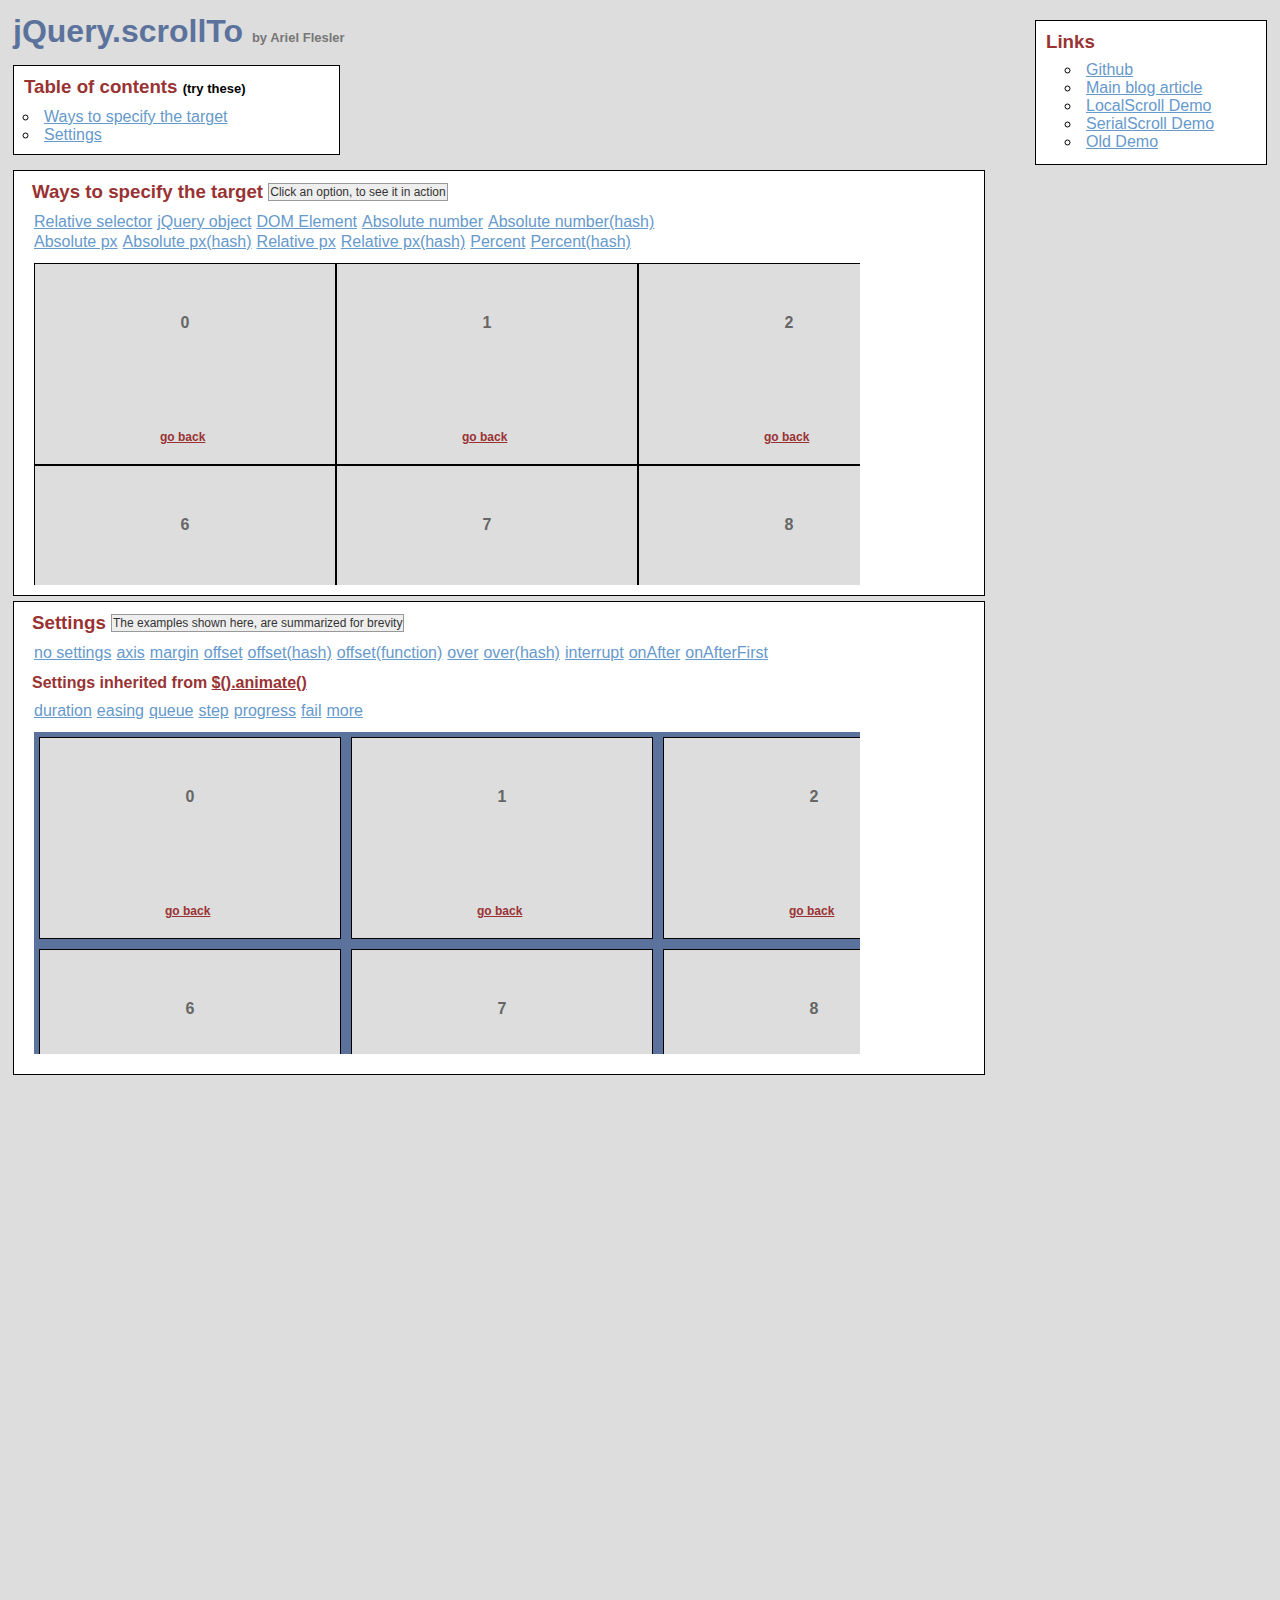
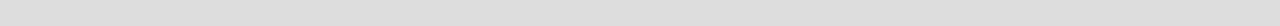
<file: assets/plugins/jquery-scrollTo/demo/index.html>
<!DOCTYPE html PUBLIC "-//W3C//DTD XHTML 1.0 Transitional//EN" "http://www.w3.org/TR/xhtml1/DTD/xhtml1-transitional.dtd">
<html xmlns="http://www.w3.org/1999/xhtml">
<head>
	<meta http-equiv="Content-Type" content="text/html; charset=iso-8859-1" />
	<title>jQuery.scrollTo</title>
	<meta name="keywords" content="javascript, jquery, plugins, scroll, scrollTo, smooth, animation, to, effect, ariel, flesler, window, overflow, element, navigation, customizable" />
	<meta name="description" content="Demo of jQuery.scrollTo. Lightweight, cross-browser and highly customizable animated scrolling with jQuery, made by Ariel Flesler." />
	<meta name="robots" content="index,follow" />
	<link type="text/css" rel="stylesheet" href="css/style.css" />
	<script type="text/javascript" src="https://ajax.googleapis.com/ajax/libs/jquery/1.8.0/jquery.min.js"></script>
	<script type="text/javascript" src="../jquery.scrollTo.min.js"></script>
	<script type="text/javascript">
		jQuery(function( $ ){
			/**
			 * Demo binding and preparation, no need to read this part
			 */
				//borrowed from jQuery easing plugin
				//http://gsgd.co.uk/sandbox/jquery.easing.php
				$.easing.elasout = function(x, t, b, c, d) {
					var s=1.70158;var p=0;var a=c;
					if (t==0) return b;  if ((t/=d)==1) return b+c;  if (!p) p=d*.3;
					if (a < Math.abs(c)) { a=c; var s=p/4; }
					else var s = p/(2*Math.PI) * Math.asin (c/a);
					return a*Math.pow(2,-10*t) * Math.sin( (t*d-s)*(2*Math.PI)/p ) + c + b;
				};
				$('a.back').click(function() {
					$(this).parents('div.pane').scrollTo(0, 800, { queue:true });
					$(this).parents('div.section').find('span.message').text( this.title);
					return false;
				});
				//just for the example, to stop the click on the links.
				$('ul.links').click(function(e){
					var link = e.target;
					if (link.target === '_blank') {
						return;
					}
					e.preventDefault();
					link.blur();
					if (link.title) {
						$(this).parent().find('span.message').text(link.title);
					}
				});
			
			// This one is important, many browsers don't reset scroll on refreshes
			// Reset all scrollable panes to (0,0)
			$('div.pane').scrollTo(0);
			// Reset the screen to (0,0)
			$.scrollTo(0);
			
			// TOC, shows how to scroll the whole window
			$('#toc a').click(function() {//$.scrollTo works EXACTLY the same way, but scrolls the whole screen
				$.scrollTo(this.hash, 1500, { easing:'elasout' });
				$(this.hash).find('span.message').text(this.title);
				return false;
			});
			
			// Target examples bindings
			var $target = $('#pane-target');
			$('#target-examples a').click(function() {
				$target.stop(true);
			});

			$('#relative-selector').click(function() {
				$target.scrollTo('li:eq(7)', 800);
			});
			$('#jquery-object').click(function() {
				$target.scrollTo($('#pane-target li:eq(14)') , 800);
			});
			$('#dom-element').click(function() {
				$target.scrollTo(document.getElementById('twenty'), 800);
			});
			$('#absolute-number').click(function() {
				$target.scrollTo(150, 800);
			});
			$('#absolute-number-hash').click(function() {
				$target.scrollTo({ top:800, left:700}, 800);
			});
			$('#absolute-px').click(function() {
				$target.scrollTo('520px', 800);
			});
			$('#absolute-px-hash').click(function() {
				$target.scrollTo({top:'110px', left:'290px'}, 800);
			});
			$('#relative-px').click(function() {
				$target.scrollTo('+=100', 500);
			});
			$('#relative-px-hash').click(function() {				
				$target.scrollTo({top:'-=100px', left:'+=100'}, 500);
			});
			$('#percentage-px').click(function() {				
				$target.scrollTo('50%', 800);
			});
			$('#percentage-px-hash').click(function() {				
				$target.scrollTo({top:'50%', left:'20%'}, 800);
			});
			
			// Settings examples bindings, they will all scroll to the same place, with different settings
			var $settings = $('#pane-settings');
			$('#settings-examples a').click(function() {
				// before each animation, reset to (0,0), skip this.
				$settings.stop(true).scrollTo(0);
			});
			
			$('#settings-no').click(function() {
				$settings.scrollTo('li:eq(15)', 1000);
			});
			$('#settings-axis').click(function() {// only scroll horizontally
				$settings.scrollTo('li:eq(15)', 1000, { axis:'x' });
			});
			$('#settings-duration').click(function() {// it's the same as specifying it in the 2nd argument
				$settings.scrollTo('li:eq(15)', { duration: 3000 });
			});
			$('#settings-easing').click(function() {
				$settings.scrollTo('li:eq(15)', 2500, { easing:'elasout' });
			});
			$('#settings-margin').click(function() {//scroll to the "outer" position of the element
				$settings.scrollTo('li:eq(15)', 1000, { margin:true });
			});
			$('#settings-offset').click(function() {//same as { top:-50, left:-50 }
				$settings.scrollTo('li:eq(15)', 1000, { offset:-50 });
			});
			$('#settings-offset-hash').click(function() {
				$settings.scrollTo('li:eq(15)', 1000, { offset:{ top:-5, left:-30 } });
			});
			$('#settings-offset-function').click(function() {
				$settings.scrollTo('li:eq(15)', 1000, {offset: function() { return {top:-30, left:-5}; }});
			});
			$('#settings-over').click(function() {//same as { top:-50, left:-50 }
				$settings.scrollTo('li:eq(15)', 1000, { over:0.5 });
			});
			$('#settings-over-hash').click(function() {
				$settings.scrollTo('li:eq(15)', 1000, { over:{ top:0.2, left:-0.5 } });
			});
			$('#settings-interrupt').click(function() {
				$settings.scrollTo('li:eq(15)', 10000, { interrupt:true });
			});
			$('#settings-queue').click(function() {//in this case, having 'axis' as 'xy' or 'yx' matters.
				$settings.scrollTo('li:eq(15)', 2000, { queue:true });
			});
			$('#settings-onAfter').click(function() {
				$settings.scrollTo('li:eq(15)', 2000, { 
					onAfter:function() {
						$('#settings-message').text('Got there!');
					}
				});
			});
			$('#settings-onAfterFirst').click(function() {//onAfterFirst exists only when queuing
				$settings.scrollTo('li:eq(15)', 1600, { 
					queue:true,
					onAfterFirst:function() {
						$('#settings-message').text('Got there horizontally!');
					},
					onAfter:function() {
						$('#settings-message').text('Got there vertically!');
					}
				});
			});
			$('#settings-step').click(function() {
				$settings.scrollTo('li:eq(15)', 2000, {step:function(now) {
					$('#settings-message').text(now.toFixed(2));
				}});
			});
			$('#settings-progress').click(function() {
				$settings.scrollTo('li:eq(15)', 2000, {progress:function(_, now) {
					$('#settings-message').text(Math.round(now*100) + '%');
				}});
			});
			$('#settings-fail').click(function() {
				$settings.scrollTo('li:eq(15)', 10000, {interrupt:true, fail:function() {
					$('#settings-message').text('Scroll interrupted!');
				}});
			});
		});
	</script>
</head>
<body>
	<h1>jQuery.scrollTo&nbsp;<strong>by Ariel Flesler</strong></h1>
	
	<div id="toc" class="part">
		<h3>Table of contents&nbsp;<strong>(try these)</strong></h3>
		<ul>
			<li><a title="$.scrollTo('#target-examples', 800, {easing:'elasout'});" href="#target-examples">Ways to specify the target</a></li>
			<li><a title="$.scrollTo('#settings-examples', 800, {easing:'elasout'});" href="#settings-examples">Settings</a></li>
		</ul>
	</div>
	
	<div id="links" class="part">
		<h3>Links</h3>
		<ul>
			<li><a target="_blank" href="https://github.com/flesler/jquery.scrollTo">Github</a></li>
			<li><a target="_blank" href="http://flesler.blogspot.com/2007/10/jqueryscrollto.html">Main blog article</a></li>
			<li><a target="_blank" href="http://demos.flesler.com/jquery/localScroll/">LocalScroll Demo</a></li>
			<li><a target="_blank" href="http://demos.flesler.com/jquery/serialScroll/">SerialScroll Demo</a></li>
			<li><a target="_blank" href="index.old.html">Old Demo</a></li>
		</ul>
	</div>
	<div id="target-examples" class="section part">
		<h3>Ways to specify the target&nbsp;<span id="target-message" class="message">Click an option, to see it in action</span></h3>
		<ul class="links">
			<li><a title="$(...).scrollTo('li:eq(7)', 800);" id="relative-selector" href="#">Relative selector</a></li>
			<li><a title="$(...).scrollTo($('div li:eq(14)'), 800);" id="jquery-object" href="#">jQuery object</a></li>
			<li><a title="$(...).scrollTo(document.getElementById('twenty'), 800);" id="dom-element" href="#">DOM Element</a></li>
			<li><a title="$(...).scrollTo(150, 800);" id="absolute-number" href="#">Absolute number</a></li>
			<li><a title="$(...).scrollTo({ top:800, left:700}, 800);" id="absolute-number-hash" href="#">Absolute number(hash)</a></li>
		</ul>
		<ul class="links">
			<li><a title="$(...).scrollTo('520px', 800);" id="absolute-px" href="#">Absolute px</a></li>
			<li><a title="$(...).scrollTo({top:'110px', left:'290px'}, 800);" id="absolute-px-hash" href="#">Absolute px(hash)</a></li>
			<li><a title="$(...).scrollTo('+=100px', 800);" id="relative-px" href="#">Relative px</a></li>
			<li><a title="$(...).scrollTo({top:'-=100px', left:'+=100'}, 800);" id="relative-px-hash" href="#">Relative px(hash)</a></li>
			<li><a title="$(...).scrollTo('50%', 800);" id="percentage-px" href="#">Percent</a></li>
			<li><a title="$(...).scrollTo({top:'50%', left:'20%'}, 800);" id="percentage-px-hash" href="#">Percent(hash)</a></li>
		</ul>
		<div id="pane-target" class="pane">
			<ul class="elements" style="height:1011px; width:1820px;">
				<li><p>0</p><a href="#" title="$(...).scrollTo(0, 800, {queue:true});" class="back">go back</a></li><li><p>1</p><a href="#" title="$(...).scrollTo(0, 800, {queue:true});" class="back">go back</a></li><li><p>2</p><a href="#" title="$(...).scrollTo(0, 800, {queue:true});" class="back">go back</a></li><li><p>3</p><a href="#" title="$(...).scrollTo(0, 800, {queue:true});" class="back">go back</a></li><li><p>4</p><a href="#" title="$(...).scrollTo(0, 800, {queue:true});" class="back">go back</a></li><li><p>5</p><a href="#" title="$(...).scrollTo(0, 800, {queue:true});" class="back">go back</a></li><li><p>6</p><a href="#" title="$(...).scrollTo(0, 800, {queue:true});" class="back">go back</a></li><li><p>7</p><a href="#" title="$(...).scrollTo(0, 800, {queue:true});" class="back">go back</a></li><li><p>8</p><a href="#" title="$(...).scrollTo(0, 800, {queue:true});" class="back">go back</a></li><li><p>9</p><a href="#" title="$(...).scrollTo(0, 800, {queue:true});" class="back">go back</a></li><li><p>10</p><a href="#" title="$(...).scrollTo(0, 800, {queue:true});" class="back">go back</a></li><li><p>11</p><a href="#" title="$(...).scrollTo(0, 800, {queue:true});" class="back">go back</a></li><li><p>12</p><a href="#" title="$(...).scrollTo(0, 800, {queue:true});" class="back">go back</a></li><li><p>13</p><a href="#" title="$(...).scrollTo(0, 800, {queue:true});" class="back">go back</a></li><li><p>14</p><a href="#" title="$(...).scrollTo(0, 800, {queue:true});" class="back">go back</a></li><li><p>15</p><a href="#" title="$(...).scrollTo(0, 800, {queue:true});" class="back">go back</a></li><li><p>16</p><a href="#" title="$(...).scrollTo(0, 800, {queue:true});" class="back">go back</a></li><li><p>17</p><a href="#" title="$(...).scrollTo(0, 800, {queue:true});" class="back">go back</a></li><li><p>18</p><a href="#" title="$(...).scrollTo(0, 800, {queue:true});" class="back">go back</a></li><li><p>19</p><a href="#" title="$(...).scrollTo(0, 800, {queue:true});" class="back">go back</a></li><li id="twenty"><p>20</p><a href="#" title="$(...).scrollTo(0, 800, {queue:true});" class="back">go back</a></li><li><p>21</p><a href="#" title="$(...).scrollTo(0, 800, {queue:true});" class="back">go back</a></li><li><p>22</p><a href="#" title="$(...).scrollTo(0, 800, {queue:true});" class="back">go back</a></li><li><p>23</p><a href="#" title="$(...).scrollTo(0, 800, {queue:true});" class="back">go back</a></li><li><p>24</p><a href="#" title="$(...).scrollTo(0, 800, {queue:true});" class="back">go back</a></li><li><p>25</p><a href="#" title="$(...).scrollTo(0, 800, {queue:true});" class="back">go back</a></li><li><p>26</p><a href="#" title="$(...).scrollTo(0, 800, {queue:true});" class="back">go back</a></li><li><p>27</p><a href="#" title="$(...).scrollTo(0, 800, {queue:true});" class="back">go back</a></li><li><p>28</p><a href="#" title="$(...).scrollTo(0, 800, {queue:true});" class="back">go back</a></li><li><p>29</p><a href="#" title="$(...).scrollTo(0, 800, {queue:true});" class="back">go back</a></li>
			</ul>
		</div>
	</div>
	<div id="settings-examples" class="section part">
		<h3>Settings&nbsp;<span id="settings-message" class="message">The examples shown here, are summarized for brevity</span></h3>
		<ul class="links">
			<li><a title="$(...).scrollTo('li:eq(15)', 1000);" id="settings-no" href="#">no settings</a></li>
			<li><a title="$(...).scrollTo('li:eq(15)', 1000, {axis:'x'});//only scroll on this axis (can be x, y, xy or yx)" id="settings-axis" href="#">axis</a></li>
			<li><a title="$(...).scrollTo('li:eq(15)', 1000, {margin:true});//deduct the margin and border from the final position" id="settings-margin" href="#">margin</a></li>
			<li><a title="$(...).scrollTo('li:eq(15)', 1000, {offset:-50});//add or deduct from the final position" id="settings-offset" href="#">offset</a></li>
			<li><a title="$(...).scrollTo('li:eq(15)', 1000, {offset: {top:-5, left:-30} });" id="settings-offset-hash" href="#">offset(hash)</a></li>
			<li><a title="$(...).scrollTo('li:eq(15)', 1000, {offset: function() { return {top:-30, left:-5}; }});" id="settings-offset-function" href="#">offset(function)</a></li>
			<li><a title="$(...).scrollTo('li:eq(15)', 1000, {over:0.5});//add or deduct a fraction of its height/width" id="settings-over" href="#">over</a></li>
			<li><a title="$(...).scrollTo('li:eq(15)', 1000, {over:{top:0.2, left:-0.5});" id="settings-over-hash" href="#">over(hash)</a></li>
			<li><a title="Scroll manually to interrupt the animation" id="settings-interrupt" href="#">interrupt</a></li>
			<li><a title="$(...).scrollTo('li:eq(15)', 1600, {onAfter:function() { } });//called after the scrolling ends" id="settings-onAfter" href="#">onAfter</a></li>
			<li><a title="$(...).scrollTo('li:eq(15)', 1600, {queue:true, onAfterFirst:function() { } });//called after the first axis scrolled" id="settings-onAfterFirst" href="#">onAfterFirst</a></li>
		</ul>
		<h4>Settings inherited from <a href="http://api.jquery.com/animate/#animate-properties-options" target="_blank">$().animate()</a></h4>
		<ul class="links">
			<li><a title="$(...).scrollTo('li:eq(15)', {duration:3000});//another way of calling the plugin" id="settings-duration" href="#">duration</a></li>
			<li><a title="$(...).scrollTo('li:eq(15)', 2500, {easing:'elasout'});//specify an easing equation" id="settings-easing" href="#">easing</a></li>
			<li><a title="$(...).scrollTo('li:eq(15)', 1600, {queue:true});//scroll one axis, then the other" id="settings-queue" href="#">queue</a></li>
			<li><a title="$(...).scrollTo('li:eq(15)', 2500, {step:function() { }'});//specify a step function" id="settings-step" href="#">step</a></li>
			<li><a title="$(...).scrollTo('li:eq(15)', 2500, {progress:function() { }'});//specify a progress function" id="settings-progress" href="#">progress</a></li>
			<li><a title="Scroll manually to interrupt and trigger the callback" id="settings-fail" href="#">fail</a></li>
			<li><a href="http://api.jquery.com/animate/#animate-properties-options" target="_blank">more</a></li>
		</ul>
		<div id="pane-settings" class="pane">
			<ul class="elements" style="height:1062px;width:1877px;">
				<li><p>0</p><a href="#" title="$(...).scrollTo(0, 800, {queue:true});" class="back">go back</a></li><li><p>1</p><a href="#" title="$(...).scrollTo(0, 800, {queue:true});" class="back">go back</a></li><li><p>2</p><a href="#" title="$(...).scrollTo(0, 800, {queue:true});" class="back">go back</a></li><li><p>3</p><a href="#" title="$(...).scrollTo(0, 800, {queue:true});" class="back">go back</a></li><li><p>4</p><a href="#" title="$(...).scrollTo(0, 800, {queue:true});" class="back">go back</a></li><li><p>5</p><a href="#" title="$(...).scrollTo(0, 800, {queue:true});" class="back">go back</a></li><li><p>6</p><a href="#" title="$(...).scrollTo(0, 800, {queue:true});" class="back">go back</a></li><li><p>7</p><a href="#" title="$(...).scrollTo(0, 800, {queue:true});" class="back">go back</a></li><li><p>8</p><a href="#" title="$(...).scrollTo(0, 800, {queue:true});" class="back">go back</a></li><li><p>9</p><a href="#" title="$(...).scrollTo(0, 800, {queue:true});" class="back">go back</a></li><li><p>10</p><a href="#" title="$(...).scrollTo(0, 800, {queue:true});" class="back">go back</a></li><li><p>11</p><a href="#" title="$(...).scrollTo(0, 800, {queue:true});" class="back">go back</a></li><li><p>12</p><a href="#" title="$(...).scrollTo(0, 800, {queue:true});" class="back">go back</a></li><li><p>13</p><a href="#" title="$(...).scrollTo(0, 800, {queue:true});" class="back">go back</a></li><li><p>14</p><a href="#" title="$(...).scrollTo(0, 800, {queue:true});" class="back">go back</a></li><li><p>15</p><a href="#" title="$(...).scrollTo(0, 800, {queue:true});" class="back">go back</a></li><li><p>16</p><a href="#" title="$(...).scrollTo(0, 800, {queue:true});" class="back">go back</a></li><li><p>17</p><a href="#" title="$(...).scrollTo(0, 800, {queue:true});" class="back">go back</a></li><li><p>18</p><a href="#" title="$(...).scrollTo(0, 800, {queue:true});" class="back">go back</a></li><li><p>19</p><a href="#" title="$(...).scrollTo(0, 800, {queue:true});" class="back">go back</a></li><li><p>20</p><a href="#" title="$(...).scrollTo(0, 800, {queue:true});" class="back">go back</a></li><li><p>21</p><a href="#" title="$(...).scrollTo(0, 800, {queue:true});" class="back">go back</a></li><li><p>22</p><a href="#" title="$(...).scrollTo(0, 800, {queue:true});" class="back">go back</a></li><li><p>23</p><a href="#" title="$(...).scrollTo(0, 800, {queue:true});" class="back">go back</a></li><li><p>24</p><a href="#" title="$(...).scrollTo(0, 800, {queue:true});" class="back">go back</a></li><li><p>25</p><a href="#" title="$(...).scrollTo(0, 800, {queue:true});" class="back">go back</a></li><li><p>26</p><a href="#" title="$(...).scrollTo(0, 800, {queue:true});" class="back">go back</a></li><li><p>27</p><a href="#" title="$(...).scrollTo(0, 800, {queue:true});" class="back">go back</a></li><li><p>28</p><a href="#" title="$(...).scrollTo(0, 800, {queue:true});" class="back">go back</a></li><li><p>29</p><a href="#" title="$(...).scrollTo(0, 800, {queue:true});" class="back">go back</a></li>
			</ul>
		</div>
	</div>
</body>
</html>
</file>
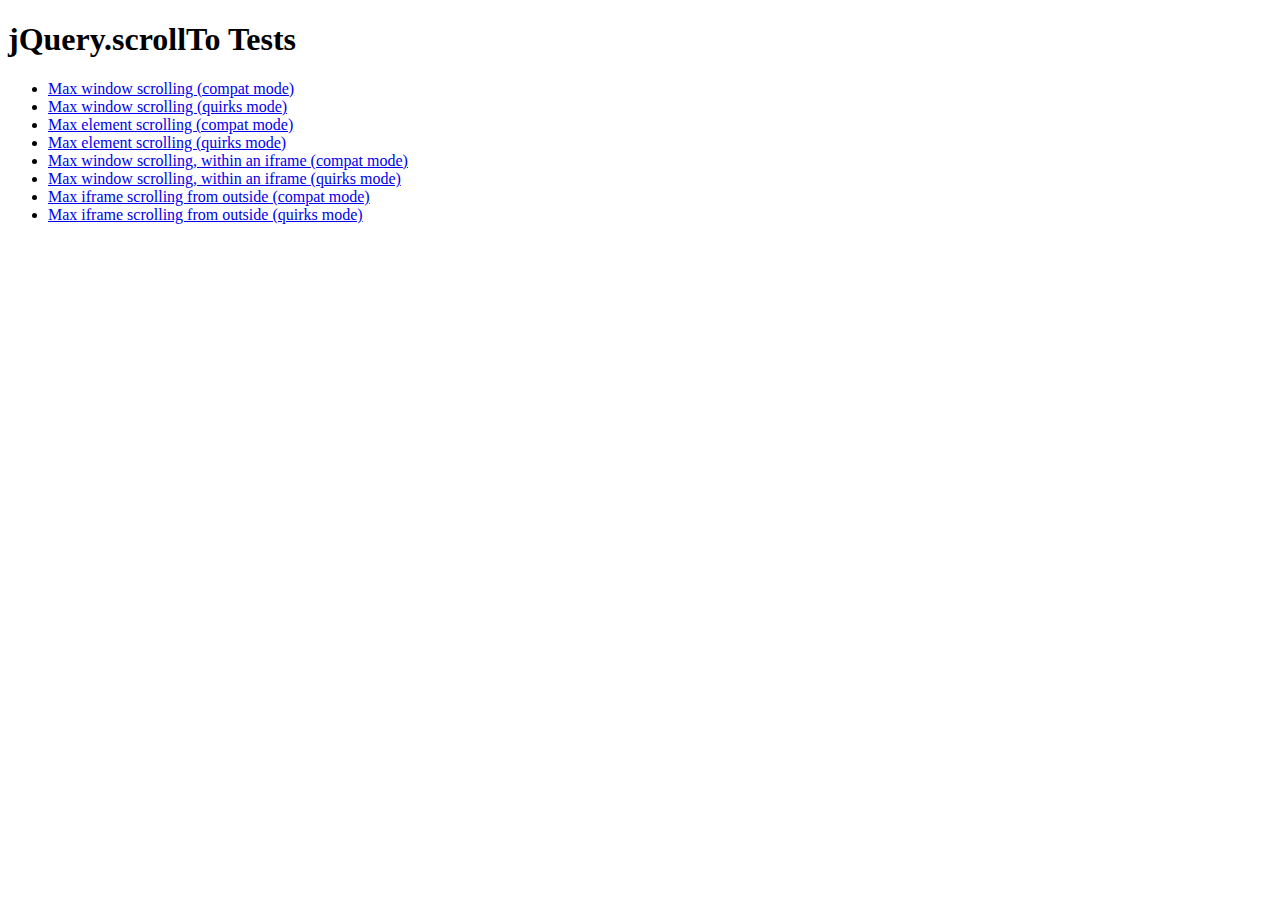
<file: assets/plugins/jquery-scrollTo/tests/index.html>
<!DOCTYPE html PUBLIC "-//W3C//DTD XHTML 1.0 Transitional//EN" "http://www.w3.org/TR/xhtml1/DTD/xhtml1-transitional.dtd">
<html xmlns="http://www.w3.org/1999/xhtml">
<head>
	<meta http-equiv="Content-Type" content="text/html; charset=iso-8859-1" />
	<title>jQuery.scrollTo Tests</title>
	<meta name="keywords" content="javascript, jquery, plugins, scroll, scrollTo, smooth, animation, to, effect, ariel, flesler, window, overflow, element, navigation, customizable" />
	<meta name="description" content="Tests for jQuery ScrollTo. Made by Ariel Flesler." />
	<meta name="robots" content="index,follow" />
</head>
<body>
	<h1>jQuery.scrollTo Tests</h1>
	
	<ul>
		<li><a href="WinMaxY-compat.html">Max window scrolling (compat mode)</a></li>
		<li><a href="WinMaxY-quirks.html">Max window scrolling (quirks mode)</a></li>
		<li><a href="ElemMaxY-compat.html">Max element scrolling (compat mode)</a></li>
		<li><a href="ElemMaxY-quirks.html">Max element scrolling (quirks mode)</a></li>
		<li><a href="WinMaxY-with-iframe-compat.html">Max window scrolling, within an iframe (compat mode)</a></li>
		<li><a href="WinMaxY-with-iframe-quirks.html">Max window scrolling, within an iframe (quirks mode)</a></li>
		<li><a href="WinMaxY-to-iframe-compat.html">Max iframe scrolling from outside (compat mode)</a></li>
		<li><a href="WinMaxY-to-iframe-quirks.html">Max iframe scrolling from outside (quirks mode)</a></li>
	</ul>
</body>
</html>
</file>
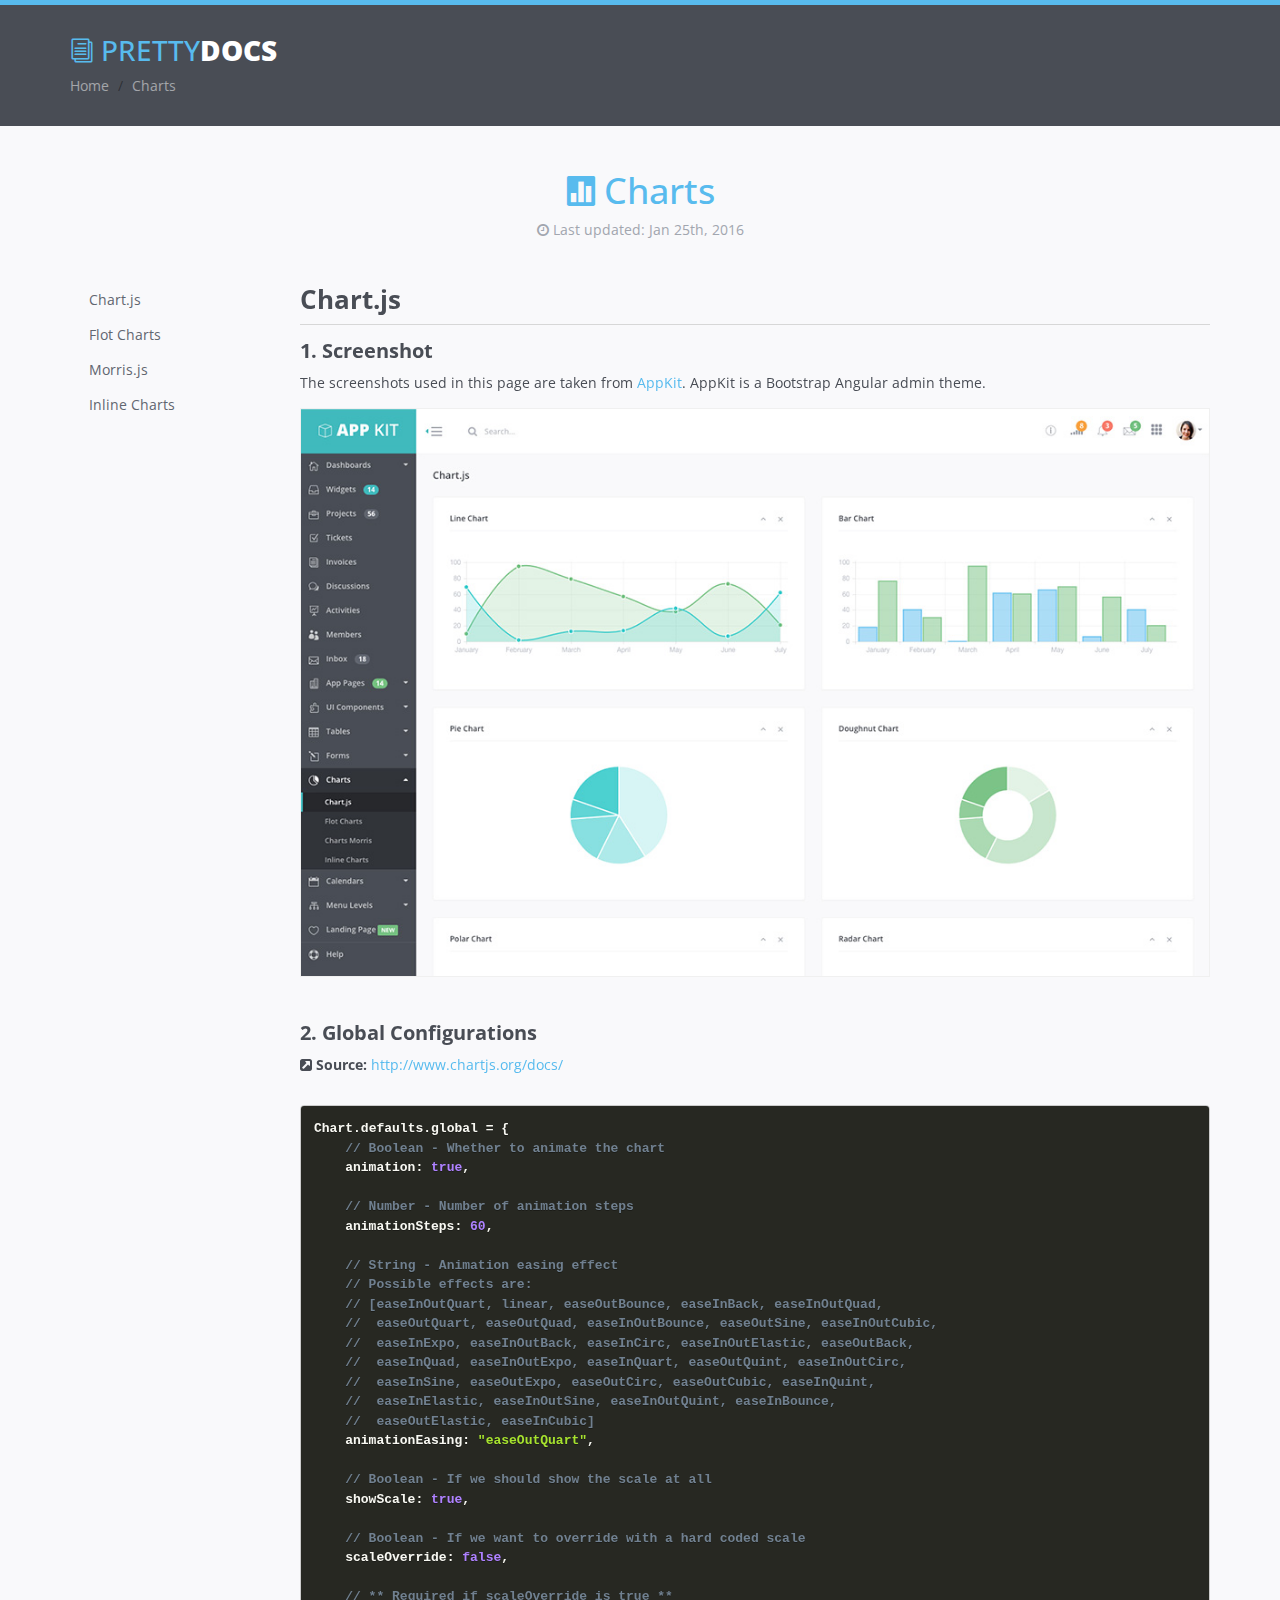
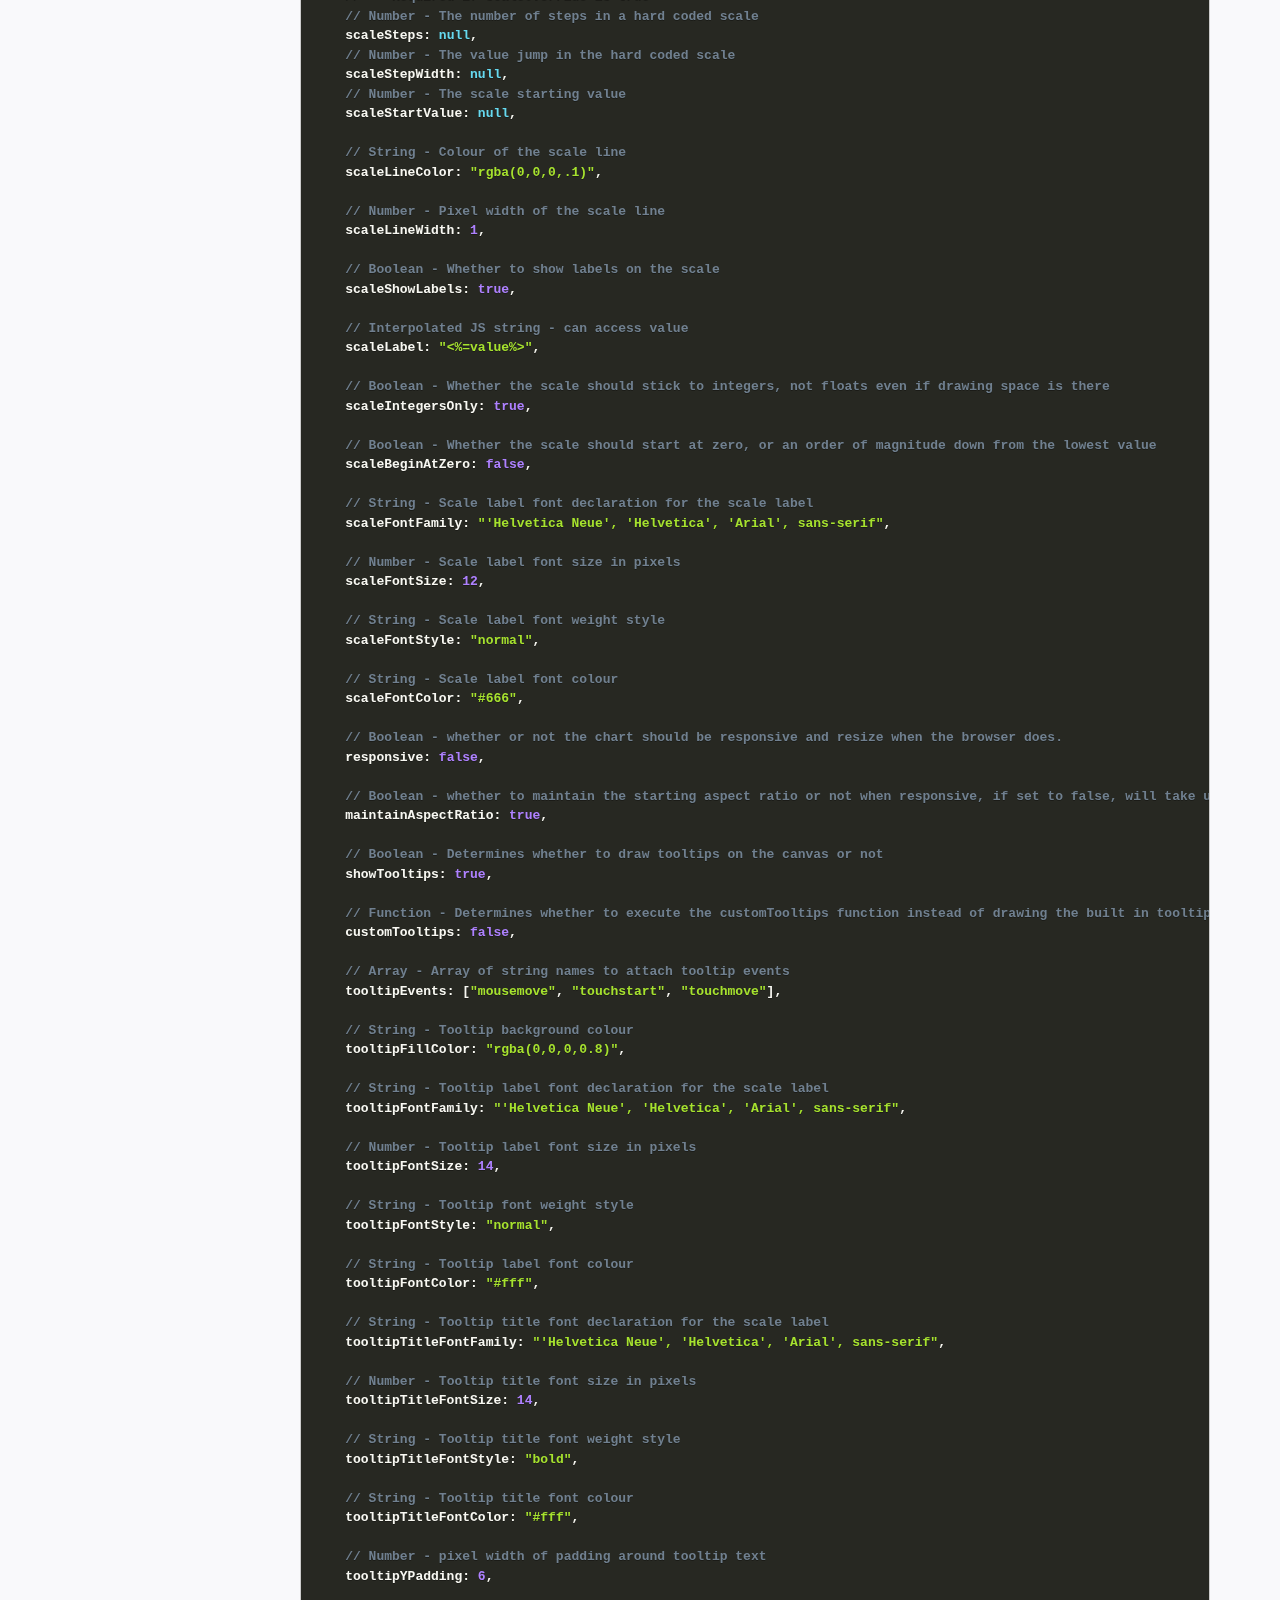
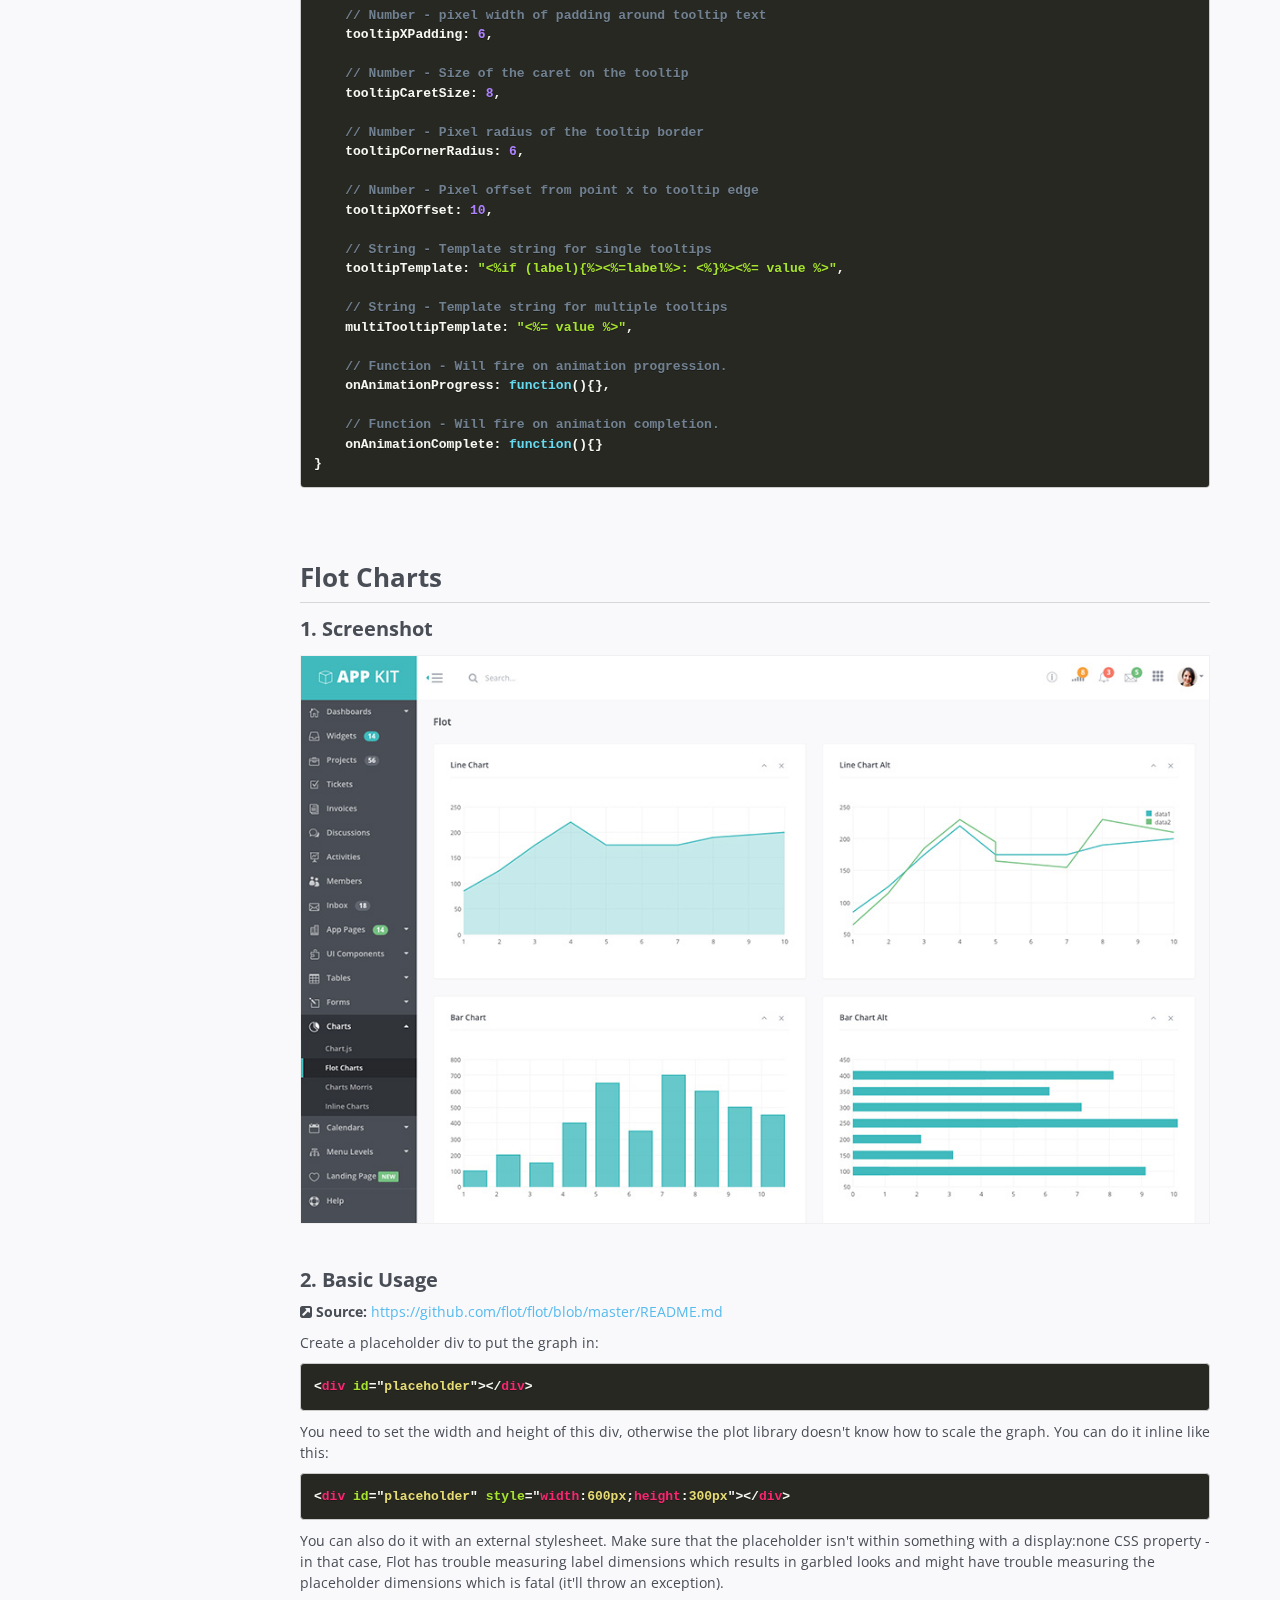
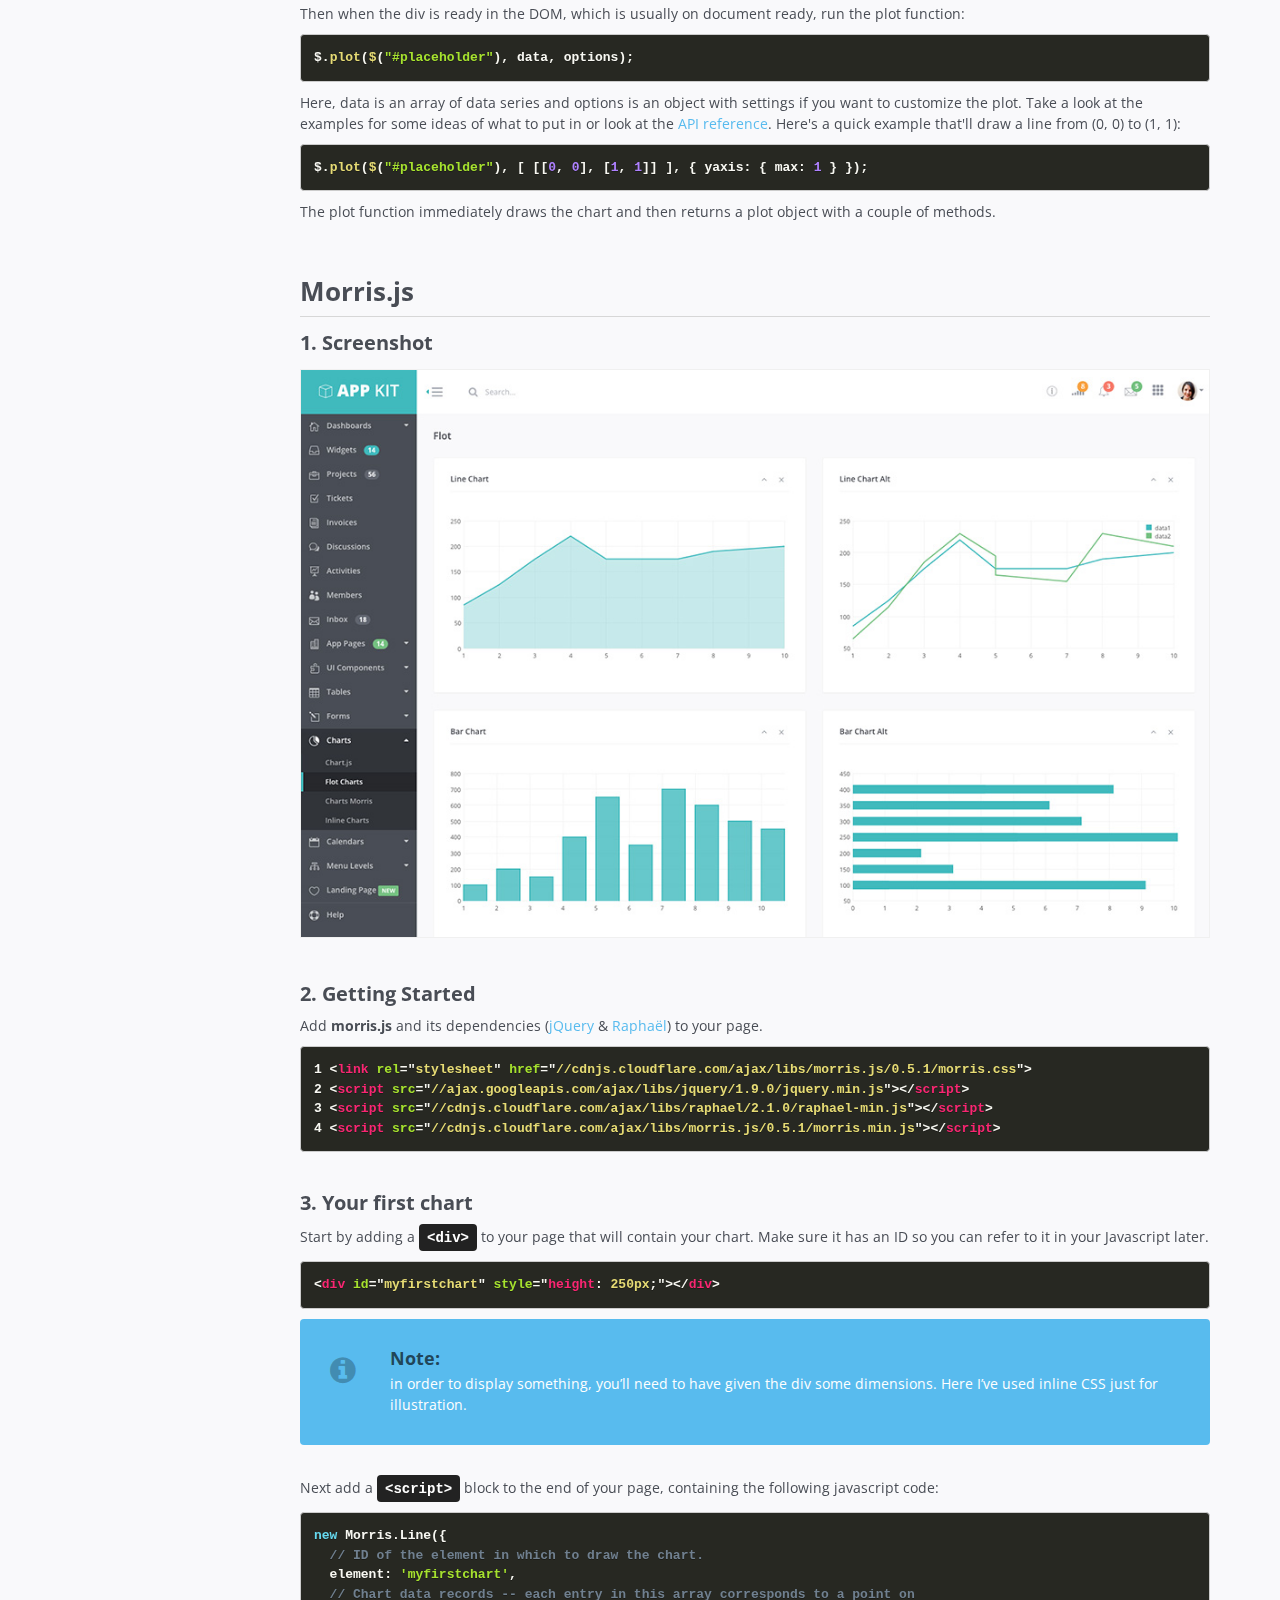
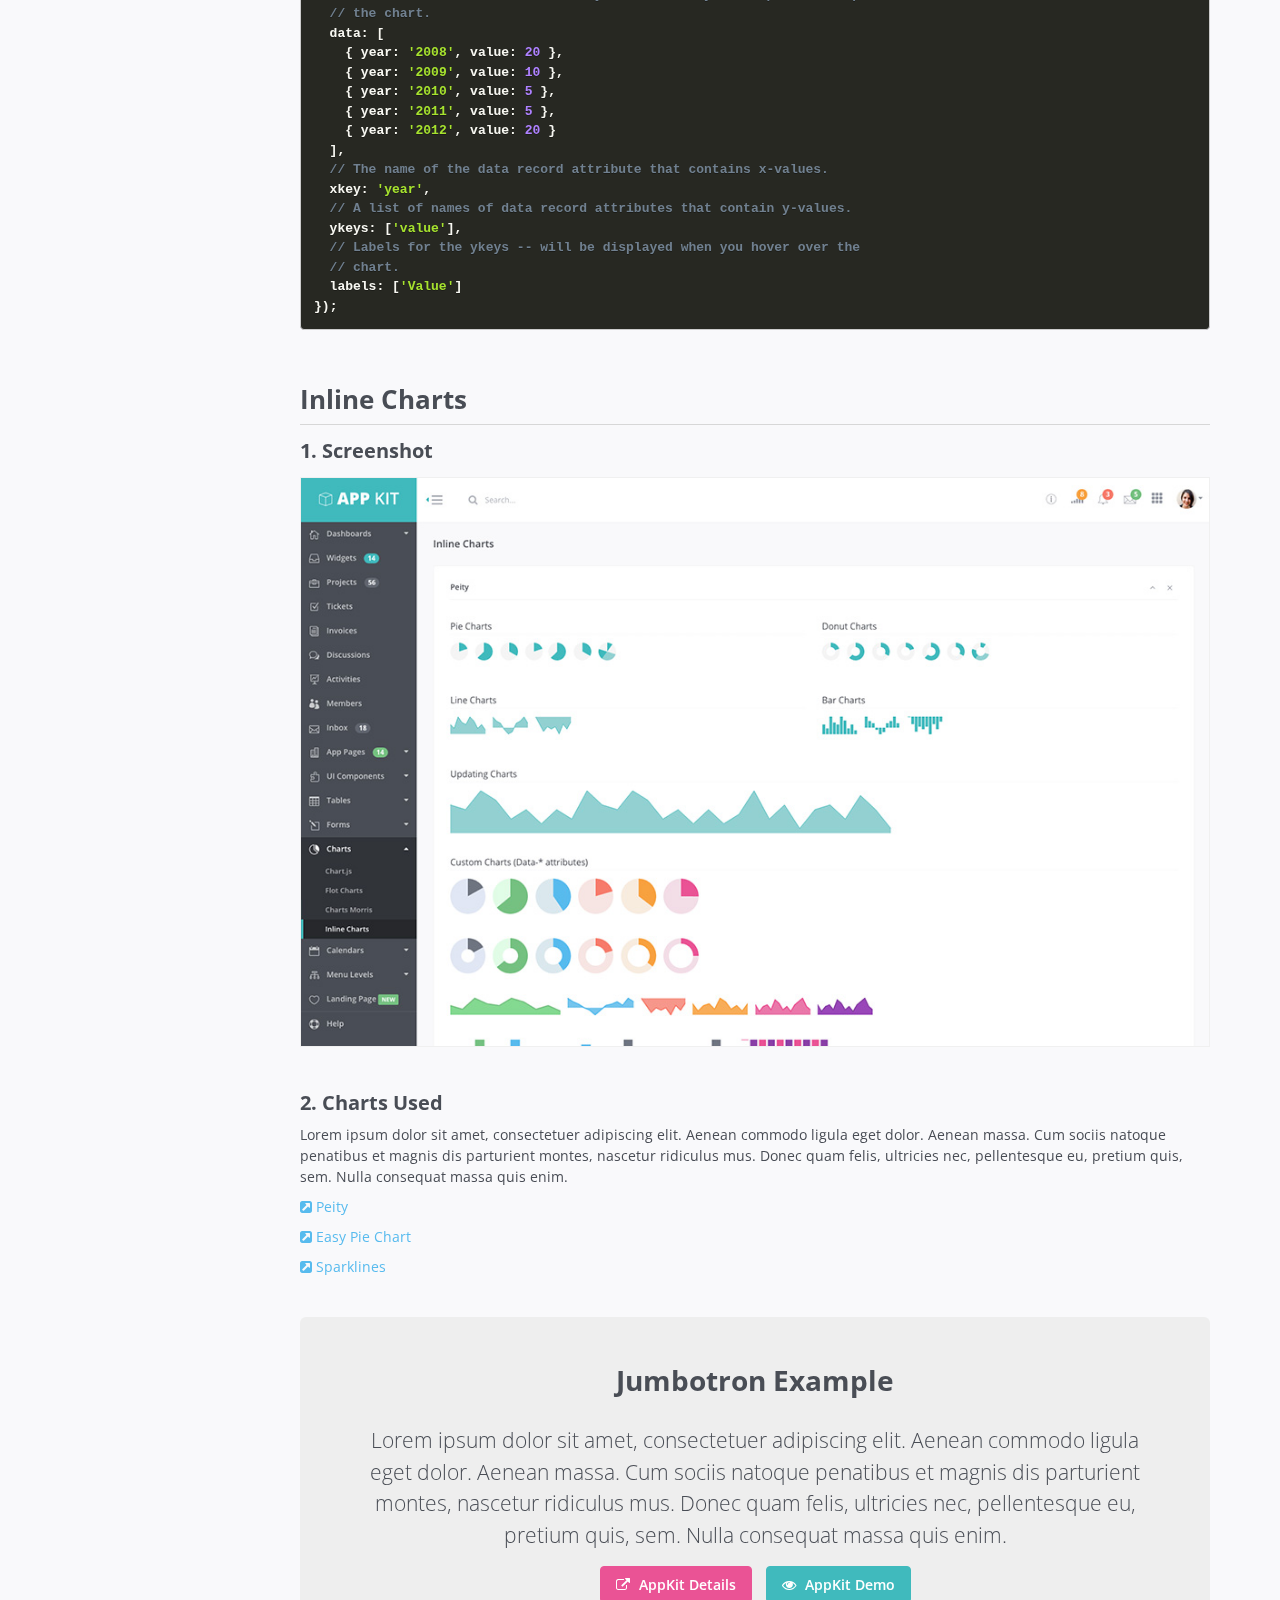
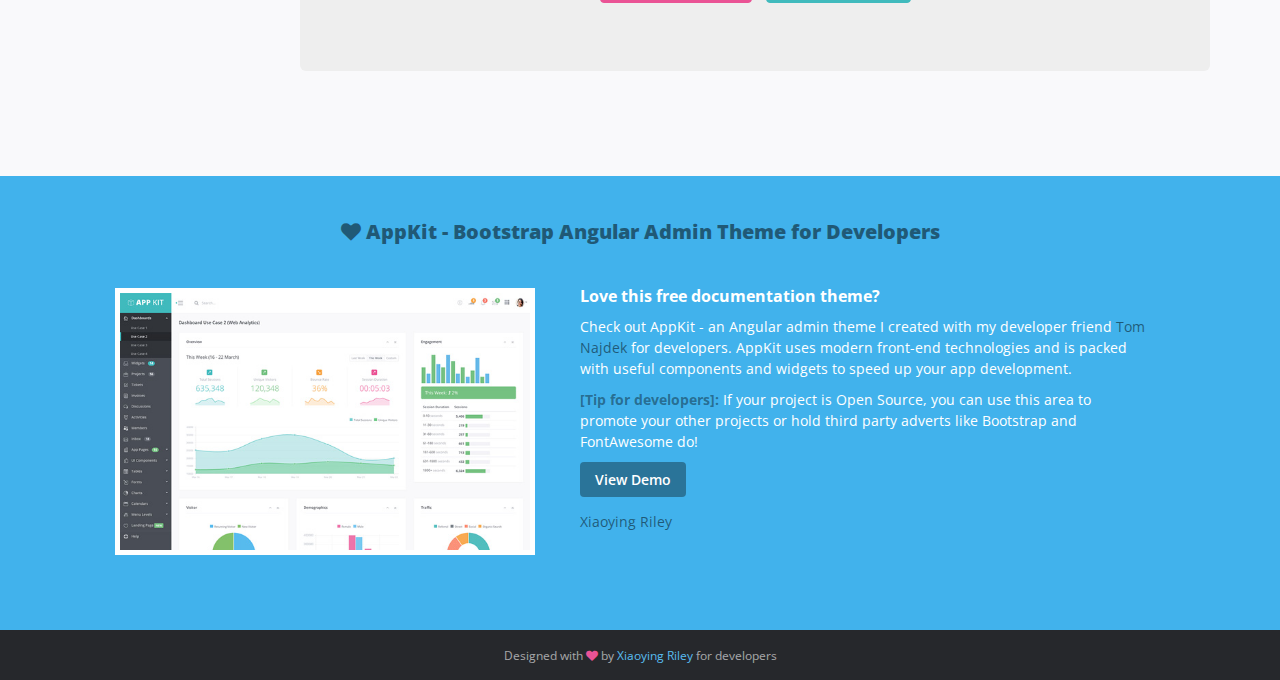
<file: charts.html>
<!DOCTYPE html>
<!--[if IE 8]> <html lang="en" class="ie8"> <![endif]-->  
<!--[if IE 9]> <html lang="en" class="ie9"> <![endif]-->  
<!--[if !IE]><!--> <html lang="en"> <!--<![endif]-->  
<head>
    <title>Responsive website template for documentations</title>
    <!-- Meta -->
    <meta charset="utf-8">
    <meta http-equiv="X-UA-Compatible" content="IE=edge">
    <meta name="viewport" content="width=device-width, initial-scale=1.0">
    <meta name="description" content="">
    <meta name="author" content="">    
    <link rel="shortcut icon" href="favicon.ico">  
    <link href='http://fonts.googleapis.com/css?family=Open+Sans:300italic,400italic,600italic,700italic,800italic,400,300,600,700,800' rel='stylesheet' type='text/css'>
    <!-- Global CSS -->
    <link rel="stylesheet" href="assets/plugins/bootstrap/css/bootstrap.min.css">   
    <!-- Plugins CSS -->    
    <link rel="stylesheet" href="assets/plugins/font-awesome/css/font-awesome.css">
    <link rel="stylesheet" href="assets/plugins/prism/prism.css">
    <link rel="stylesheet" href="assets/plugins/lightbox/dist/ekko-lightbox.min.css">
    <link rel="stylesheet" href="assets/plugins/elegant_font/css/style.css">

    <!-- Theme CSS -->
    <link id="theme-style" rel="stylesheet" href="assets/css/styles.css">
    <!-- HTML5 shim and Respond.js IE8 support of HTML5 elements and media queries -->
    <!--[if lt IE 9]>
      <script src="https://oss.maxcdn.com/html5shiv/3.7.2/html5shiv.min.js"></script>
      <script src="https://oss.maxcdn.com/respond/1.4.2/respond.min.js"></script>
    <![endif]-->
    
</head> 

<body class="body-blue">
    <div class="page-wrapper">
        <!-- ******Header****** -->
        <header id="header" class="header">
            <div class="container">
                <div class="branding">
                    <h1 class="logo">
                        <a href="index.html">
                            <span aria-hidden="true" class="icon_documents_alt icon"></span>
                            <span class="text-highlight">Pretty</span><span class="text-bold">Docs</span>
                        </a>
                    </h1>
                </div><!--//branding-->
                <ol class="breadcrumb">
                    <li><a href="index.html">Home</a></li>
                    <li class="active">Charts</li>
                </ol>
            </div><!--//container-->
        </header><!--//header-->
        <div class="doc-wrapper">
            <div class="container">
                <div id="doc-header" class="doc-header text-center">
                    <h1 class="doc-title"><span aria-hidden="true" class="icon icon_datareport_alt"></span> Charts</h1>
                    <div class="meta"><i class="fa fa-clock-o"></i> Last updated: Jan 25th, 2016</div>
                </div><!--//doc-header-->
                <div class="doc-body">
                    <div class="doc-content">
                        <div class="content-inner">
                            <section id="chartjs" class="doc-section">
                                <h2 class="section-title">Chart.js</h2>
                                <div class="section-block">
                                    <h3 class="block-title">1. Screenshot</h3>
                                    <p>The screenshots used in this page are taken from <a href="https://wrapbootstrap.com/theme/appkit-admin-theme-angularjs-WB051SCJ1?ref=3wm" target="_blank">AppKit</a>. AppKit is a Bootstrap Angular admin theme.</p>
                                    <div class="screenshot-holder">
                                        <a href="https://wrapbootstrap.com/theme/appkit-admin-theme-angularjs-WB051SCJ1?ref=3wm" target="_blank"><img class="img-responsive" src="assets/images/demo/appkit-chart-chartjs.jpg" alt="screenshot" /></a>
                                        <a class="mask" href="https://wrapbootstrap.com/theme/appkit-admin-theme-angularjs-WB051SCJ1?ref=3wm" target="_blank"><i class="icon fa fa-link"></i></a>
                                    </div> 
                                </div><!--//section-block-->
                                <div class="section-block">
                                    <h3 class="block-title">2. Global Configurations</h3>
                                    <p><strong><i class="fa fa-external-link-square"></i> Source:</strong> <a href="http://www.chartjs.org/docs/" target="_blank">http://www.chartjs.org/docs/</a></p>
                                    <div class="code-block">
                                        <pre><code class="language-javascript">Chart.defaults.global = {
    // Boolean - Whether to animate the chart
    animation: true,

    // Number - Number of animation steps
    animationSteps: 60,

    // String - Animation easing effect
    // Possible effects are:
    // [easeInOutQuart, linear, easeOutBounce, easeInBack, easeInOutQuad,
    //  easeOutQuart, easeOutQuad, easeInOutBounce, easeOutSine, easeInOutCubic,
    //  easeInExpo, easeInOutBack, easeInCirc, easeInOutElastic, easeOutBack,
    //  easeInQuad, easeInOutExpo, easeInQuart, easeOutQuint, easeInOutCirc,
    //  easeInSine, easeOutExpo, easeOutCirc, easeOutCubic, easeInQuint,
    //  easeInElastic, easeInOutSine, easeInOutQuint, easeInBounce,
    //  easeOutElastic, easeInCubic]
    animationEasing: &#x22;easeOutQuart&#x22;,

    // Boolean - If we should show the scale at all
    showScale: true,

    // Boolean - If we want to override with a hard coded scale
    scaleOverride: false,

    // ** Required if scaleOverride is true **
    // Number - The number of steps in a hard coded scale
    scaleSteps: null,
    // Number - The value jump in the hard coded scale
    scaleStepWidth: null,
    // Number - The scale starting value
    scaleStartValue: null,

    // String - Colour of the scale line
    scaleLineColor: &#x22;rgba(0,0,0,.1)&#x22;,

    // Number - Pixel width of the scale line
    scaleLineWidth: 1,

    // Boolean - Whether to show labels on the scale
    scaleShowLabels: true,

    // Interpolated JS string - can access value
    scaleLabel: &#x22;&#x3C;%=value%&#x3E;&#x22;,

    // Boolean - Whether the scale should stick to integers, not floats even if drawing space is there
    scaleIntegersOnly: true,

    // Boolean - Whether the scale should start at zero, or an order of magnitude down from the lowest value
    scaleBeginAtZero: false,

    // String - Scale label font declaration for the scale label
    scaleFontFamily: &#x22;&#x27;Helvetica Neue&#x27;, &#x27;Helvetica&#x27;, &#x27;Arial&#x27;, sans-serif&#x22;,

    // Number - Scale label font size in pixels
    scaleFontSize: 12,

    // String - Scale label font weight style
    scaleFontStyle: &#x22;normal&#x22;,

    // String - Scale label font colour
    scaleFontColor: &#x22;#666&#x22;,

    // Boolean - whether or not the chart should be responsive and resize when the browser does.
    responsive: false,

    // Boolean - whether to maintain the starting aspect ratio or not when responsive, if set to false, will take up entire container
    maintainAspectRatio: true,

    // Boolean - Determines whether to draw tooltips on the canvas or not
    showTooltips: true,

    // Function - Determines whether to execute the customTooltips function instead of drawing the built in tooltips (See [Advanced - External Tooltips](#advanced-usage-custom-tooltips))
    customTooltips: false,

    // Array - Array of string names to attach tooltip events
    tooltipEvents: [&#x22;mousemove&#x22;, &#x22;touchstart&#x22;, &#x22;touchmove&#x22;],

    // String - Tooltip background colour
    tooltipFillColor: &#x22;rgba(0,0,0,0.8)&#x22;,

    // String - Tooltip label font declaration for the scale label
    tooltipFontFamily: &#x22;&#x27;Helvetica Neue&#x27;, &#x27;Helvetica&#x27;, &#x27;Arial&#x27;, sans-serif&#x22;,

    // Number - Tooltip label font size in pixels
    tooltipFontSize: 14,

    // String - Tooltip font weight style
    tooltipFontStyle: &#x22;normal&#x22;,

    // String - Tooltip label font colour
    tooltipFontColor: &#x22;#fff&#x22;,

    // String - Tooltip title font declaration for the scale label
    tooltipTitleFontFamily: &#x22;&#x27;Helvetica Neue&#x27;, &#x27;Helvetica&#x27;, &#x27;Arial&#x27;, sans-serif&#x22;,

    // Number - Tooltip title font size in pixels
    tooltipTitleFontSize: 14,

    // String - Tooltip title font weight style
    tooltipTitleFontStyle: &#x22;bold&#x22;,

    // String - Tooltip title font colour
    tooltipTitleFontColor: &#x22;#fff&#x22;,

    // Number - pixel width of padding around tooltip text
    tooltipYPadding: 6,

    // Number - pixel width of padding around tooltip text
    tooltipXPadding: 6,

    // Number - Size of the caret on the tooltip
    tooltipCaretSize: 8,

    // Number - Pixel radius of the tooltip border
    tooltipCornerRadius: 6,

    // Number - Pixel offset from point x to tooltip edge
    tooltipXOffset: 10,

    // String - Template string for single tooltips
    tooltipTemplate: &#x22;&#x3C;%if (label){%&#x3E;&#x3C;%=label%&#x3E;: &#x3C;%}%&#x3E;&#x3C;%= value %&#x3E;&#x22;,

    // String - Template string for multiple tooltips
    multiTooltipTemplate: &#x22;&#x3C;%= value %&#x3E;&#x22;,

    // Function - Will fire on animation progression.
    onAnimationProgress: function(){},

    // Function - Will fire on animation completion.
    onAnimationComplete: function(){}
}</code></pre>
                                    </div><!--//code-block-->
                                </div><!--//section-block-->
                            </section><!--//doc-section-->
                            
                            <section id="flot" class="doc-section">
                                <h2 class="section-title">Flot Charts</h2>
                                <div class="section-block">
                                    <h3 class="block-title">1. Screenshot</h3>
                                    <div class="screenshot-holder">
                                        <a href="https://wrapbootstrap.com/theme/appkit-admin-theme-angularjs-WB051SCJ1?ref=3wm" target="_blank"><img class="img-responsive" src="assets/images/demo/appkit-chart-flot.jpg" alt="screenshot" /></a>
                                        <a class="mask" href="https://wrapbootstrap.com/theme/appkit-admin-theme-angularjs-WB051SCJ1?ref=3wm" target="_blank"><i class="icon fa fa-link"></i></a>
                                    </div> 
                                </div><!--//section-block-->
                                <div class="section-block">
                                    <h3 class="block-title">2. Basic Usage</h3>
                                    <p><strong><i class="fa fa-external-link-square"></i> Source:</strong> <a href="https://github.com/flot/flot/blob/master/README.md" target="_blank">https://github.com/flot/flot/blob/master/README.md</a></p>
                                    <p>Create a placeholder div to put the graph in:</p>
                                    <p><pre><code class="language-markup">&#x3C;div id=&#x22;placeholder&#x22;&#x3E;&#x3C;/div&#x3E;</code></pre></p>
                                    <p>You need to set the width and height of this div, otherwise the plot library doesn't know how to scale the graph. You can do it inline like this:</p>
                                    <p><pre><code class="language-markup">&#x3C;div id=&#x22;placeholder&#x22; style=&#x22;width:600px;height:300px&#x22;&#x3E;&#x3C;/div&#x3E;</code></pre></p>
                                    <p>You can also do it with an external stylesheet. Make sure that the placeholder isn't within something with a display:none CSS property - in that case, Flot has trouble measuring label dimensions which results in garbled looks and might have trouble measuring the placeholder dimensions which is fatal (it'll throw an exception).</p>

                                    <p>Then when the div is ready in the DOM, which is usually on document ready, run the plot function:</p>
                                    <p><pre><code class="language-javascript">$.plot($(&#x22;#placeholder&#x22;), data, options);</code></pre></p>
                                    <p>Here, data is an array of data series and options is an object with settings if you want to customize the plot. Take a look at the examples for some ideas of what to put in or look at the <a href="#">API reference</a>. Here's a quick example that'll draw a line from (0, 0) to (1, 1):</p>
                                    
                                    <p><pre><code class="language-javascript">$.plot($(&#x22;#placeholder&#x22;), [ [[0, 0], [1, 1]] ], { yaxis: { max: 1 } });</code></pre></p>
                                    <p>The plot function immediately draws the chart and then returns a plot object with a couple of methods.</p>
                                    
                                </div><!--//section-block-->
                            </section><!--//doc-section-->
                            
                            <section id="morris" class="doc-section">
                                <h2 class="section-title">Morris.js</h2>
                                <div class="section-block">
                                    <h3 class="block-title">1. Screenshot</h3>
                                    <div class="screenshot-holder">
                                        <a href="https://wrapbootstrap.com/theme/appkit-admin-theme-angularjs-WB051SCJ1?ref=3wm" target="_blank"><img class="img-responsive" src="assets/images/demo/appkit-chart-flot.jpg" alt="screenshot" /></a>
                                        <a class="mask" href="https://wrapbootstrap.com/theme/appkit-admin-theme-angularjs-WB051SCJ1?ref=3wm" target="_blank"><i class="icon fa fa-link"></i></a>
                                    </div> 
                                </div><!--//section-block-->
                                <div class="section-block">
                                    <h3 class="block-title">2. Getting Started</h3>
                                    <p>Add <strong>morris.js</strong> and its dependencies (<a href="#">jQuery</a> &amp; <a href="#">Raphaël</a>) to your page.</p>
                                    <p><pre><code class="language-markup">1 &#x3C;link rel=&#x22;stylesheet&#x22; href=&#x22;//cdnjs.cloudflare.com/ajax/libs/morris.js/0.5.1/morris.css&#x22;&#x3E;
2 &#x3C;script src=&#x22;//ajax.googleapis.com/ajax/libs/jquery/1.9.0/jquery.min.js&#x22;&#x3E;&#x3C;/script&#x3E;
3 &#x3C;script src=&#x22;//cdnjs.cloudflare.com/ajax/libs/raphael/2.1.0/raphael-min.js&#x22;&#x3E;&#x3C;/script&#x3E;
4 &#x3C;script src=&#x22;//cdnjs.cloudflare.com/ajax/libs/morris.js/0.5.1/morris.min.js&#x22;&#x3E;&#x3C;/script&#x3E;</code></pre></p>
                                     
                                    
                                </div><!--//section-block-->
                                <div class="section-block">
                                    <h3 class="block-title">3. Your first chart</h3>
                                    <p>Start by adding a <code>&lt;div&gt;</code> to your page that will contain your chart. Make
sure it has an ID so you can refer to it in your Javascript later.</p>
                                    <p><pre><code class="language-markup">&#x3C;div id=&#x22;myfirstchart&#x22; style=&#x22;height: 250px;&#x22;&#x3E;&#x3C;/div&#x3E;</code></pre></p>
                                    <div class="callout-block callout-info">
                                        <div class="icon-holder">
                                            <i class="fa fa-info-circle"></i>
                                        </div><!--//icon-holder-->
                                        <div class="content">
                                            <h4 class="callout-title">Note:</h4>
                                            <p>in order to display something, you’ll need to have given the div some dimensions. Here I’ve used inline CSS just for illustration.</p>
                                        </div><!--//content-->
                                    </div>
                                    <p>Next add a <code>&lt;script&gt;</code> block to the end of your page, containing the following
javascript code:</p>
                                    <p><pre><code class="language-javascript">new Morris.Line({
  // ID of the element in which to draw the chart.
  element: &#x27;myfirstchart&#x27;,
  // Chart data records -- each entry in this array corresponds to a point on
  // the chart.
  data: [
    { year: &#x27;2008&#x27;, value: 20 },
    { year: &#x27;2009&#x27;, value: 10 },
    { year: &#x27;2010&#x27;, value: 5 },
    { year: &#x27;2011&#x27;, value: 5 },
    { year: &#x27;2012&#x27;, value: 20 }
  ],
  // The name of the data record attribute that contains x-values.
  xkey: &#x27;year&#x27;,
  // A list of names of data record attributes that contain y-values.
  ykeys: [&#x27;value&#x27;],
  // Labels for the ykeys -- will be displayed when you hover over the
  // chart.
  labels: [&#x27;Value&#x27;]
});</code></pre></p>

                                     
                                    
                                </div><!--//section-block-->
                            </section><!--//doc-section-->
                            
                            <section id="inline" class="doc-section">
                                <h2 class="section-title">Inline Charts</h2>
                                <div class="section-block">
                                    <h3 class="block-title">1. Screenshot</h3>
                                    <div class="screenshot-holder">
                                        <a href="https://wrapbootstrap.com/theme/appkit-admin-theme-angularjs-WB051SCJ1?ref=3wm" target="_blank"><img class="img-responsive" src="assets/images/demo/appkit-chart-inline.jpg" alt="screenshot" /></a>
                                        <a class="mask" href="https://wrapbootstrap.com/theme/appkit-admin-theme-angularjs-WB051SCJ1?ref=3wm" target="_blank"><i class="icon fa fa-link"></i></a>
                                    </div>
                                </div><!--//section-block-->
                                <div class="section-block">
                                    <h3 class="block-title">2. Charts Used</h3>
                                    <p>Lorem ipsum dolor sit amet, consectetuer adipiscing elit. Aenean commodo ligula eget dolor. Aenean massa. Cum sociis natoque penatibus et magnis dis parturient montes, nascetur ridiculus mus. Donec quam felis, ultricies nec, pellentesque eu, pretium quis, sem. Nulla consequat massa quis enim.</p>
                                    <ul class="list list-unstyled">
                                        <li><a href="#" target="_blank"><i class="fa fa-external-link-square"></i> Peity</a></li>
                                        <li><a href="#" target="_blank"><i class="fa fa-external-link-square"></i> Easy Pie Chart</a></li>
                                        <li><a href="#" target="_blank"><i class="fa fa-external-link-square"></i> Sparklines</a></li>
                                    </ul>
                                </div><!--//section-block-->
                                <div class="section-block">
                                    <div class="jumbotron text-center">
                                        <h1>Jumbotron Example</h1>
                                        <p>Lorem ipsum dolor sit amet, consectetuer adipiscing elit. Aenean commodo ligula eget dolor. Aenean massa. Cum sociis natoque penatibus et magnis dis parturient montes, nascetur ridiculus mus. Donec quam felis, ultricies nec, pellentesque eu, pretium quis, sem. Nulla consequat massa quis enim.</p>
                                        <ul class="list list-inline center-block">
                                            <li><a class="btn btn-cta btn-pink" href="https://wrapbootstrap.com/theme/appkit-admin-theme-angularjs-WB051SCJ1?ref=3wm" target="_blank"><i class="fa fa-external-link"></i> AppKit Details</a></li>
                                            <li><a class="btn btn-cta btn-primary" href="https://wrapbootstrap.com/theme/appkit-admin-theme-angularjs-WB051SCJ1?ref=3wm" target="_blank"><i class="fa fa-eye"></i> AppKit Demo</a></li>
                                        </ul>
                                    </div><!--//jumbotron-->
                                </div><!--//section-->
                            </section><!--//doc-section-->

                            
                        </div><!--//content-inner-->
                    </div><!--//doc-content-->
                    <div class="doc-sidebar">
                        <nav id="doc-nav">
                            <ul id="doc-menu" class="nav doc-menu hidden-xs" data-spy="affix">
                                <li><a class="scrollto" href="#chartjs">Chart.js</a></li>
                                <li><a class="scrollto" href="#flot">Flot Charts</a></li>
                                <li><a class="scrollto" href="#morris">Morris.js</a></li>
                                <li><a class="scrollto" href="#inline">Inline Charts</a></li>
                            </ul><!--//doc-menu-->
                        </nav>
                    </div><!--//doc-sidebar-->
                </div><!--//doc-body-->              
            </div><!--//container-->
        </div><!--//doc-wrapper-->
        
        <div id="promo-block" class="promo-block promo-block-2">
            <div class="container">
                <div class="promo-block-inner">
                    <h3 class="promo-title text-center"><i class="fa fa-heart"></i> <a href="https://wrapbootstrap.com/theme/appkit-admin-theme-angularjs-WB051SCJ1?ref=3wm" target="_blank">AppKit - Bootstrap Angular Admin Theme for Developers</a></h3>
                    <div class="row">
                        <div class="figure-holder col-md-5 col-sm-6 col-xs-12">
                            <div class="figure-holder-inner">
                                <a href="https://wrapbootstrap.com/theme/appkit-admin-theme-angularjs-WB051SCJ1?ref=3wm" target="_blank"><img class="img-responsive" src="assets/images/demo/appkit-dashboard-2-thumb.jpg" alt="AppKit Theme" /></a>
                                <a class="mask" href="https://wrapbootstrap.com/theme/appkit-admin-theme-angularjs-WB051SCJ1?ref=3wm" target="_blank"><i class="icon fa fa-heart pink"></i></a>
                            </div>
                        </div><!--//figure-holder-->
                        <div class="content-holder col-md-7 col-sm-6 col-xs-12">
                            <div class="content-holder-inner">
                                <div class="desc">
                                    <h4 class="content-title"><strong>Love this free documentation theme?</strong></h4>
                                    <p>Check out AppKit - an Angular admin theme I created with my developer friend <a href="https://twitter.com/tnajdek">Tom Najdek</a> for developers. AppKit uses modern front-end technologies and is packed with useful components and widgets to speed up your app development.</p>
                                    <p><strong class="highlight">[Tip for developers]:</strong> If your project is Open Source, you can use this area to promote your other projects or hold third party adverts like Bootstrap and FontAwesome do!</p>
                                    <a class="btn btn-cta" href="https://wrapbootstrap.com/theme/appkit-admin-theme-angularjs-WB051SCJ1?ref=3wm" target="_blank">View Demo</a>
                                </div><!--//desc-->
                                <div class="author"><a href="http://themes.3rdwavemedia.com">Xiaoying Riley</a></div>
                            </div><!--//content-holder-inner-->
                        </div><!--//content-holder-->
                    </div><!--//row-->
                </div><!--//promo-block-inner-->  
            </div><!--//container-->
        </div><!--//promo-block-->
        
    </div><!--//page-wrapper-->
    
    <footer id="footer" class="footer text-center">
        <div class="container">
            <!--/* This template is released under the Creative Commons Attribution 3.0 License. Please keep the attribution link below when using for your own project. Thank you for your support. :) If you'd like to use the template without the attribution, you can check out other license options via our website: themes.3rdwavemedia.com */-->
            <small class="copyright">Designed with <i class="fa fa-heart"></i> by <a href="http://themes.3rdwavemedia.com/" target="_blank">Xiaoying Riley</a> for developers</small>
            
        </div><!--//container-->
    </footer><!--//footer-->
    
     
    <!-- Main Javascript -->          
    <script type="text/javascript" src="assets/plugins/jquery-1.12.3.min.js"></script>
    <script type="text/javascript" src="assets/plugins/bootstrap/js/bootstrap.min.js"></script>
    <script type="text/javascript" src="assets/plugins/prism/prism.js"></script>    
    <script type="text/javascript" src="assets/plugins/jquery-scrollTo/jquery.scrollTo.min.js"></script>  
    <script type="text/javascript" src="assets/plugins/lightbox/dist/ekko-lightbox.min.js"></script>                                                                
    <script type="text/javascript" src="assets/plugins/jquery-match-height/jquery.matchHeight-min.js"></script>
    <script type="text/javascript" src="assets/js/main.js"></script>
    
</body>
</html>
</file>
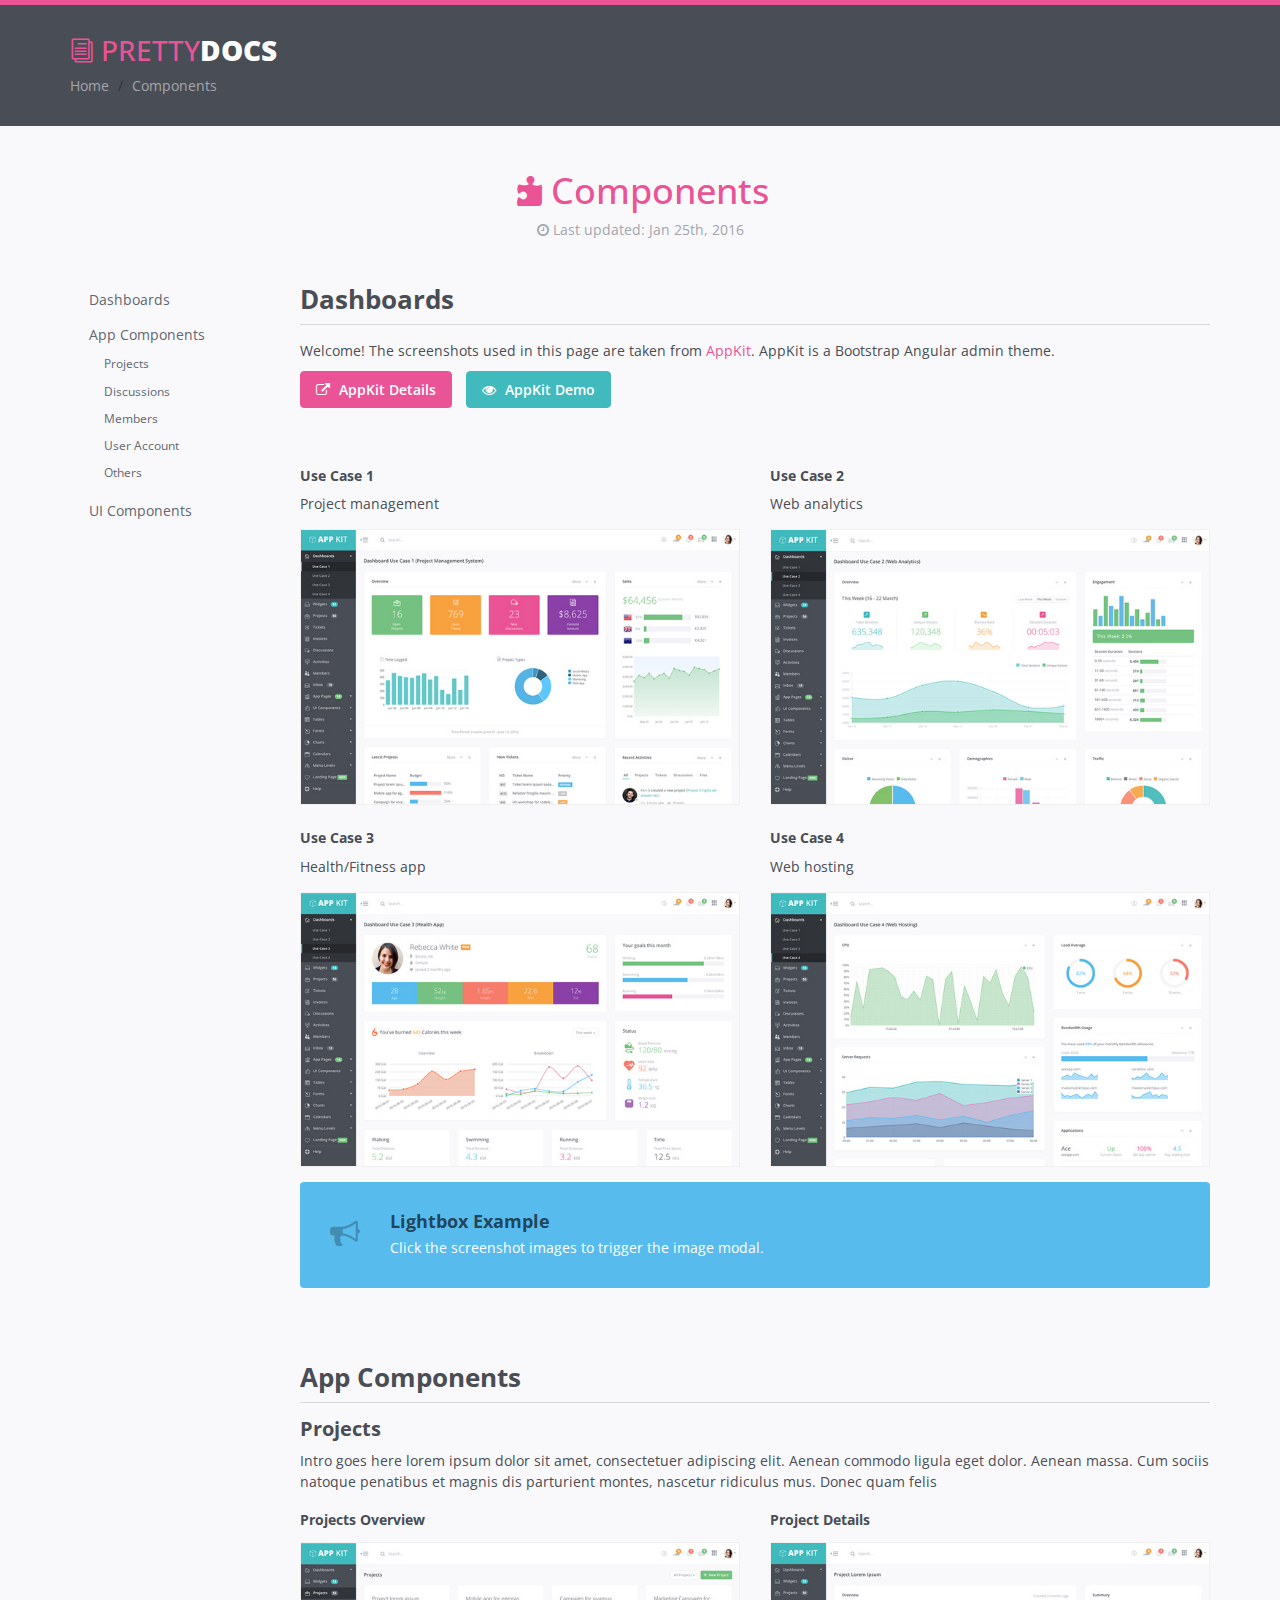
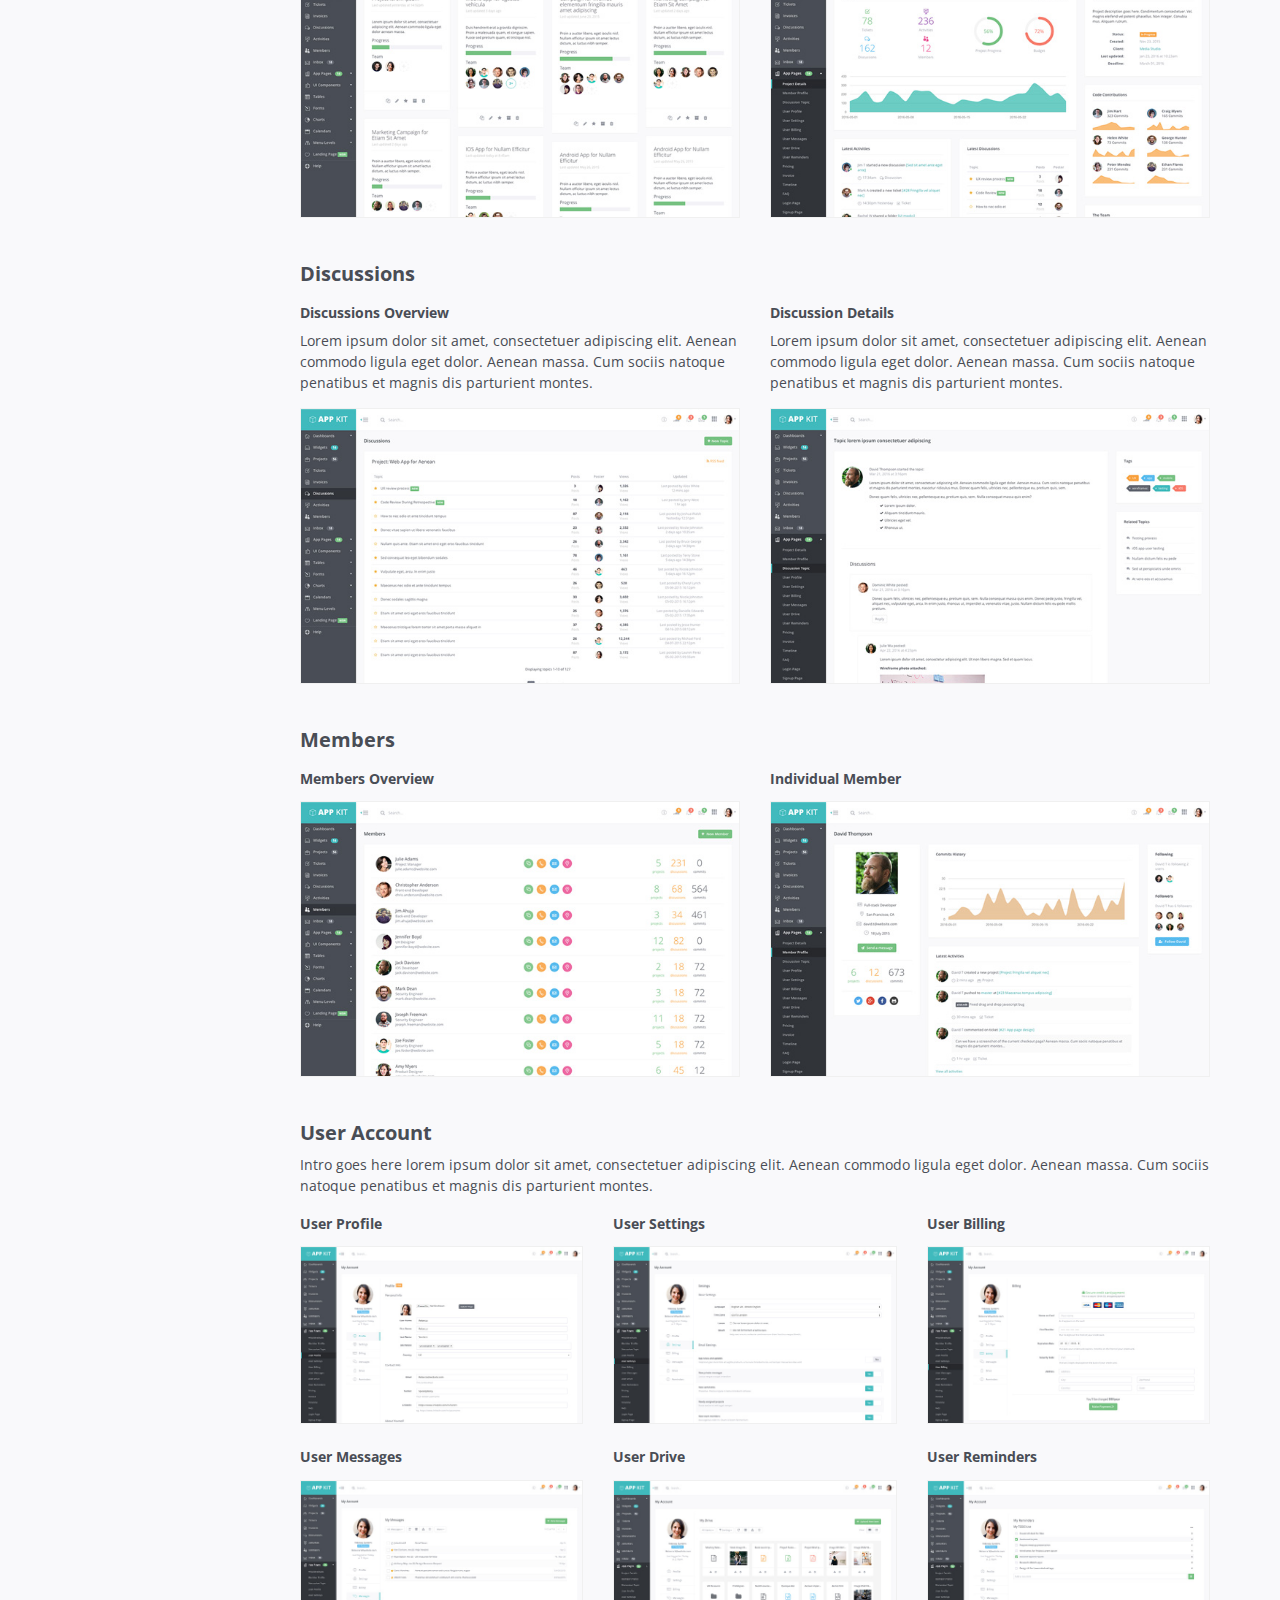
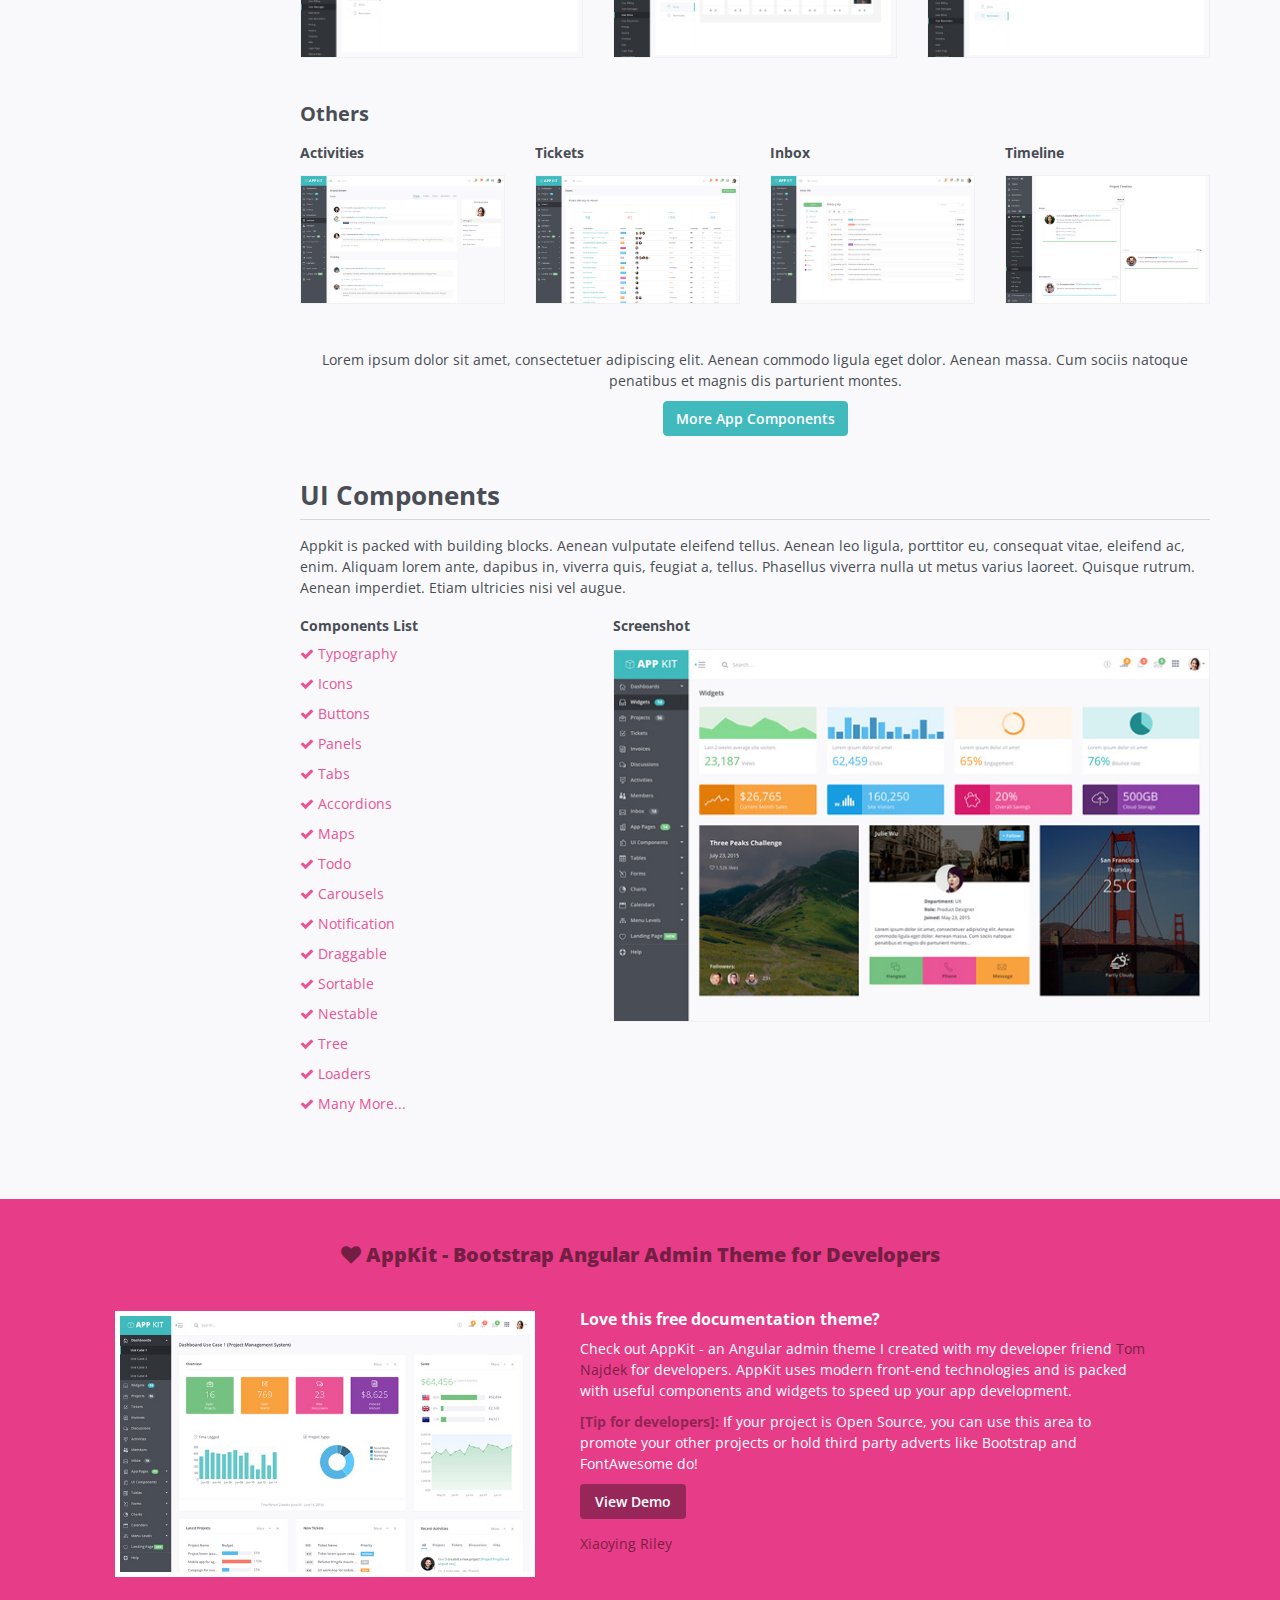
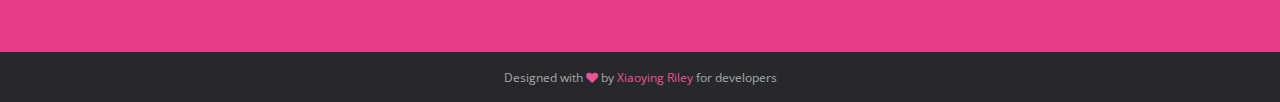
<file: components.html>
<!DOCTYPE html>
<!--[if IE 8]> <html lang="en" class="ie8"> <![endif]-->  
<!--[if IE 9]> <html lang="en" class="ie9"> <![endif]-->  
<!--[if !IE]><!--> <html lang="en"> <!--<![endif]-->  
<head>
    <title>Responsive website template for documentations</title>
    <!-- Meta -->
    <meta charset="utf-8">
    <meta http-equiv="X-UA-Compatible" content="IE=edge">
    <meta name="viewport" content="width=device-width, initial-scale=1.0">
    <meta name="description" content="">
    <meta name="author" content="">    
    <link rel="shortcut icon" href="favicon.ico">  
    <link href='http://fonts.googleapis.com/css?family=Open+Sans:300italic,400italic,600italic,700italic,800italic,400,300,600,700,800' rel='stylesheet' type='text/css'>
    <!-- Global CSS -->
    <link rel="stylesheet" href="assets/plugins/bootstrap/css/bootstrap.min.css">   
    <!-- Plugins CSS -->    
    <link rel="stylesheet" href="assets/plugins/font-awesome/css/font-awesome.css">
    <link rel="stylesheet" href="assets/plugins/prism/prism.css">
    <link rel="stylesheet" href="assets/plugins/lightbox/dist/ekko-lightbox.min.css">
    <link rel="stylesheet" href="assets/plugins/elegant_font/css/style.css">

    <!-- Theme CSS -->
    <link id="theme-style" rel="stylesheet" href="assets/css/styles.css">
    <!-- HTML5 shim and Respond.js IE8 support of HTML5 elements and media queries -->
    <!--[if lt IE 9]>
      <script src="https://oss.maxcdn.com/html5shiv/3.7.2/html5shiv.min.js"></script>
      <script src="https://oss.maxcdn.com/respond/1.4.2/respond.min.js"></script>
    <![endif]-->
    
</head> 

<body class="body-pink">
    <div class="page-wrapper">
        <!-- ******Header****** -->
        <header id="header" class="header">
            <div class="container">
                <div class="branding">
                    <h1 class="logo">
                        <a href="index.html">
                            <span aria-hidden="true" class="icon_documents_alt icon"></span>
                            <span class="text-highlight">Pretty</span><span class="text-bold">Docs</span>
                        </a>
                    </h1>
                </div><!--//branding-->
                <ol class="breadcrumb">
                    <li><a href="index.html">Home</a></li>
                    <li class="active">Components</li>
                </ol>
            </div><!--//container-->
        </header><!--//header-->
        <div class="doc-wrapper">
            <div class="container">
                <div id="doc-header" class="doc-header text-center">
                    <h1 class="doc-title"><span aria-hidden="true" class="icon icon_puzzle_alt"></span> Components</h1>
                    <div class="meta"><i class="fa fa-clock-o"></i> Last updated: Jan 25th, 2016</div>
                </div><!--//doc-header-->
                <div class="doc-body">
                    <div class="doc-content">
                        <div class="content-inner">
                            <section id="dashboards" class="doc-section">
                                <h2 class="section-title">Dashboards</h2>
                                <div class="section-block">
                                    <p>Welcome! The screenshots used in this page are taken from <a href="https://wrapbootstrap.com/theme/appkit-admin-theme-angularjs-WB051SCJ1?ref=3wm" target="_blank">AppKit</a>. AppKit is a Bootstrap Angular admin theme.</p>
                                    <ul class="list list-inline">
                                        <li><a class="btn btn-cta btn-pink" href="https://wrapbootstrap.com/theme/appkit-admin-theme-angularjs-WB051SCJ1?ref=3wm" target="_blank"><i class="fa fa-external-link"></i> AppKit Details</a></li>
                                        <li><a class="btn btn-cta btn-primary" href="https://wrapbootstrap.com/theme/appkit-admin-theme-angularjs-WB051SCJ1?ref=3wm" target="_blank"><i class="fa fa-eye"></i> AppKit Demo</a></li>
                                    </ul>
                                    
                                </div><!--//section-block-->
                                <div class="section-block">
                                    <div class="row">
                                        <div class="col-md-6 col-sm-12 col-sm-12">
                                            <h6>Use Case 1</h6>
                                            <p>Project management</p>
                                            <div class="screenshot-holder">
                                                <a href="assets/images/demo/appkit-dashboard-1.jpg" data-title="Dashboard - Project Management" data-toggle="lightbox"><img class="img-responsive" src="assets/images/demo/appkit-dashboard-1-thumb.jpg" alt="screenshot" /></a>
                                                <a class="mask" href="assets/images/demo/appkit-dashboard-1.jpg" data-title="Dashboard - Project Management" data-toggle="lightbox"><i class="icon fa fa-search-plus"></i></a>
                                            </div> 
                                        </div>
                                         <div class="col-md-6 col-sm-12 col-sm-12">
                                            <h6>Use Case 2</h6>
                                            <p>Web analytics</p>
                                            <div class="screenshot-holder">
                                                <a href="assets/images/demo/appkit-dashboard-2.jpg" data-title="Dashboard - Web Analytics" data-toggle="lightbox"><img class="img-responsive" src="assets/images/demo/appkit-dashboard-2-thumb.jpg" alt="screenshot" /></a>
                                                <a class="mask" href="assets/images/demo/appkit-dashboard-2.jpg" data-title="Dashboard - Web Analytics" data-toggle="lightbox"><i class="icon fa fa-search-plus"></i></a>
                                            </div> 
                                        </div>
                                        <div class="clearfix"></div>
                                         <div class="col-md-6 col-sm-12 col-sm-12">
                                            <h6>Use Case 3</h6>
                                            <p>Health/Fitness app</p>
                                            <div class="screenshot-holder">
                                                <a href="assets/images/demo/appkit-dashboard-3.jpg" data-title="Dashboard - Health/Fitness" data-toggle="lightbox"><img class="img-responsive" src="assets/images/demo/appkit-dashboard-3-thumb.jpg" alt="screenshot" /></a>
                                                <a class="mask" href="assets/images/demo/appkit-dashboard-3.jpg" data-title="Dashboard - Health/Fitness" data-toggle="lightbox"><i class="icon fa fa-search-plus"></i></a>
                                            </div> 
                                        </div>
                                         <div class="col-md-6 col-sm-12 col-sm-12">
                                            <h6>Use Case 4</h6>
                                            <p>Web hosting</p>
                                            <div class="screenshot-holder">
                                                <a href="assets/images/demo/appkit-dashboard-4.jpg" data-title="Dashboard - Web Hosting" data-toggle="lightbox"><img class="img-responsive" src="assets/images/demo/appkit-dashboard-4-thumb.jpg" alt="screenshot" /></a>
                                                <a class="mask" href="assets/images/demo/appkit-dashboard-4.jpg" data-title="Dashboard - Web Hosting" data-toggle="lightbox"><i class="icon fa fa-search-plus"></i></a>
                                            </div> 
                                        </div>
                                    </div><!--//row-->
                                    <div class="callout-block callout-info">
                                        <div class="icon-holder">
                                            <i class="fa fa-bullhorn"></i>
                                        </div><!--//icon-holder-->
                                        <div class="content">
                                            <h4 class="callout-title">Lightbox Example</h4>
                                            <p>Click the screenshot images to trigger the image modal.</p>
                                        </div><!--//content-->
                                    </div><!--//callout-->
                                </div><!--//section-block-->
                                
                            </section><!--//doc-section-->
                            
                            <section id="app-components" class="doc-section">
                                <h2 class="section-title">App Components</h2>
                                <div id="projects" class="section-block">
                                    <h3 class="block-title">Projects</h3>
                                    <p>Intro goes here lorem ipsum dolor sit amet, consectetuer adipiscing elit. Aenean commodo ligula eget dolor. Aenean massa. Cum sociis natoque penatibus et magnis dis parturient montes, nascetur ridiculus mus. Donec quam felis</p>
                                    <div class="row">
                                        <div class="col-md-6 col-sm-6 col-xs-12">
                                            <h6>Projects Overview</h6>
                                            <div class="screenshot-holder">
                                                <a href="assets/images/demo/appkit-projects.jpg" data-title="Project Overview" data-toggle="lightbox"><img class="img-responsive" src="assets/images/demo/appkit-projects-thumb.jpg" alt="screenshot" /></a>
                                                <a class="mask" href="assets/images/demo/appkit-projects.jpg" data-title="Project Overview" data-toggle="lightbox"><i class="icon fa fa-search-plus"></i></a>
                                            </div> 
                                        </div>
                                        <div class="col-md-6 col-sm-6 col-xs-12">
                                            <h6>Project Details</h6>
                                            <div class="screenshot-holder">
                                                <a href="assets/images/demo/appkit-project.jpg" data-title="Project Details" data-toggle="lightbox"><img class="img-responsive" src="assets/images/demo/appkit-project-thumb.jpg" alt="screenshot" /></a>
                                                <a class="mask" href="assets/images/demo/appkit-project.jpg" data-title="Project Details" data-toggle="lightbox"><i class="icon fa fa-search-plus"></i></a>
                                            </div> 
                                        </div>
                                    </div><!--//row-->
                                </div><!--//section-block-->
                                <div id="discussions" class="section-block">
                                    <h3 class="block-title">Discussions</h3>
                                    <div class="row">
                                        <div class="col-md-6 col-sm-6 col-xs-12">
                                            <h6>Discussions Overview</h6>
                                            <p>Lorem ipsum dolor sit amet, consectetuer adipiscing elit. Aenean commodo ligula eget dolor. Aenean massa. Cum sociis natoque penatibus et magnis dis parturient montes.</p>
                                            <div class="screenshot-holder">
                                                <a href="assets/images/demo/appkit-discussions.jpg" data-title="Discussion Overview" data-toggle="lightbox"><img class="img-responsive" src="assets/images/demo/appkit-discussions-thumb.jpg" alt="screenshot" /></a>
                                                <a class="mask" href="assets/images/demo/appkit-discussions.jpg" data-title="Discussion Overview" data-toggle="lightbox"><i class="icon fa fa-search-plus"></i></a>
                                            </div> 
                                        </div>
                                        <div class="col-md-6 col-sm-6 col-xs-12">
                                            <h6>Discussion Details</h6>
                                            <p>Lorem ipsum dolor sit amet, consectetuer adipiscing elit. Aenean commodo ligula eget dolor. Aenean massa. Cum sociis natoque penatibus et magnis dis parturient montes.</p>
                                            <div class="screenshot-holder">
                                                <a href="assets/images/demo/appkit-discussion.jpg" data-title="Discussion Details" data-toggle="lightbox"><img class="img-responsive" src="assets/images/demo/appkit-discussion-thumb.jpg" alt="screenshot" /></a>
                                                <a class="mask" href="assets/images/demo/appkit-discussion.jpg" data-title="Discussion Details" data-toggle="lightbox"><i class="icon fa fa-search-plus"></i></a>
                                            </div> 
                                        </div>
                                    </div><!--//row-->  
                                </div><!--//section-block-->
                                
                                <div id="members" class="section-block">
                                    <h3 class="block-title">Members</h3>
                                    <div class="row">
                                        <div class="col-md-6 col-sm-6 col-xs-12">
                                            <h6>Members Overview</h6>
                                            <div class="screenshot-holder">
                                                <a href="assets/images/demo/appkit-members.jpg" data-toggle="lightbox"><img class="img-responsive" src="assets/images/demo/appkit-members-thumb.jpg" alt="screenshot" /></a>
                                                <a class="mask" href="assets/images/demo/appkit-members.jpg" data-toggle="lightbox"><i class="icon fa fa-search-plus"></i></a>
                                            </div> 
                                        </div>
                                        <div class="col-md-6 col-sm-6 col-xs-12">
                                            <h6>Individual Member</h6>
                                            <div class="screenshot-holder">
                                                <a href="assets/images/demo/appkit-member.jpg" data-toggle="lightbox"><img class="img-responsive" src="assets/images/demo/appkit-member-thumb.jpg" alt="screenshot" /></a>
                                                <a class="mask" href="assets/images/demo/appkit-member.jpg" data-toggle="lightbox"><i class="icon fa fa-search-plus"></i></a>
                                            </div> 
                                        </div>
                                    </div><!--//row-->  
                                </div><!--//section-block-->
                                
                                <div id="account" class="section-block">
                                    <h3 class="block-title">User Account</h3>
                                    <p>Intro goes here lorem ipsum dolor sit amet, consectetuer adipiscing elit. Aenean commodo ligula eget dolor. Aenean massa. Cum sociis natoque penatibus et magnis dis parturient montes.</p>
                                    <div class="row">
                                        <div class="col-md-4 col-sm-4 col-xs-6">
                                            <h6>User Profile</h6>
                                            <div class="screenshot-holder">
                                                <a href="assets/images/demo/appkit-account-profile.jpg" data-toggle="lightbox"><img class="img-responsive" src="assets/images/demo/appkit-account-profile-thumb.jpg" alt="screenshot" /></a>
                                                <a class="mask" href="assets/images/demo/appkit-account-profile.jpg" data-toggle="lightbox"><i class="icon fa fa-search-plus"></i></a>
                                            </div> 
                                        </div>
                                        <div class="col-md-4 col-sm-4 col-xs-6">
                                            <h6>User Settings</h6>
                                            <div class="screenshot-holder">
                                                <a href="assets/images/demo/appkit-account-settings.jpg" data-toggle="lightbox"><img class="img-responsive" src="assets/images/demo/appkit-account-settings-thumb.jpg" alt="screenshot" /></a>
                                                <a class="mask" href="assets/images/demo/appkit-account-settings.jpg" data-toggle="lightbox"><i class="icon fa fa-search-plus"></i></a>
                                            </div> 
                                        </div>
                                        <div class="col-md-4 col-sm-4 col-xs-6">
                                            <h6>User Billing</h6>
                                            <div class="screenshot-holder">
                                                <a href="assets/images/demo/appkit-account-billing.jpg" data-toggle="lightbox"><img class="img-responsive" src="assets/images/demo/appkit-account-billing-thumb.jpg" alt="screenshot" /></a>
                                                <a class="mask" href="assets/images/demo/appkit-account-billing.jpg" data-toggle="lightbox"><i class="icon fa fa-search-plus"></i></a>
                                            </div> 
                                        </div>
                                        <div class="col-md-4 col-sm-4 col-xs-6">
                                            <h6>User Messages</h6>
                                            <div class="screenshot-holder">
                                                <a href="assets/images/demo/appkit-account-messages.jpg" data-toggle="lightbox"><img class="img-responsive" src="assets/images/demo/appkit-account-messages-thumb.jpg" alt="screenshot" /></a>
                                                <a class="mask" href="assets/images/demo/appkit-account-messages.jpg" data-toggle="lightbox"><i class="icon fa fa-search-plus"></i></a>
                                            </div> 
                                        </div>
                                        <div class="col-md-4 col-sm-4 col-xs-6">
                                            <h6>User Drive</h6>
                                            <div class="screenshot-holder">
                                                <a href="assets/images/demo/appkit-account-drive.jpg" data-toggle="lightbox"><img class="img-responsive" src="assets/images/demo/appkit-account-drive-thumb.jpg" alt="screenshot" /></a>
                                                <a class="mask" href="assets/images/demo/appkit-account-drive.jpg" data-toggle="lightbox"><i class="icon fa fa-search-plus"></i></a>
                                            </div> 
                                        </div>
                                        <div class="col-md-4 col-sm-4 col-xs-6">
                                            <h6>User Reminders</h6>
                                            <div class="screenshot-holder">
                                                <a href="assets/images/demo/appkit-account-reminders.jpg" data-toggle="lightbox"><img class="img-responsive" src="assets/images/demo/appkit-account-reminders-thumb.jpg" alt="screenshot" /></a>
                                                <a class="mask" href="assets/images/demo/appkit-account-reminders.jpg" data-toggle="lightbox"><i class="icon fa fa-search-plus"></i></a>
                                            </div> 
                                        </div>
                                    </div><!--//row-->  
                                </div><!--//section-block-->
                                
                                 <div id="others" class="section-block">
                                    <h3 class="block-title">Others</h3>
                                    <div class="row">
                                        <div class="col-md-3 col-sm-3 col-xs-6">
                                            <h6>Activities</h6>
                                            <div class="screenshot-holder">
                                                <a href="assets/images/demo/appkit-activities.jpg" data-toggle="lightbox"><img class="img-responsive" src="assets/images/demo/appkit-activities-thumb.jpg" alt="screenshot" /></a>
                                                <a class="mask" href="assets/images/demo/appkit-activities.jpg" data-toggle="lightbox"><i class="icon fa fa-search-plus"></i></a>
                                            </div> 
                                        </div>
                                        <div class="col-md-3 col-sm-3 col-xs-6">
                                            <h6>Tickets</h6>
                                            <div class="screenshot-holder">
                                                <a href="assets/images/demo/appkit-tickets.jpg" data-toggle="lightbox"><img class="img-responsive" src="assets/images/demo/appkit-tickets-thumb.jpg" alt="screenshot" /></a>
                                                <a class="mask" href="assets/images/demo/appkit-tickets.jpg" data-toggle="lightbox"><i class="icon fa fa-search-plus"></i></a>
                                            </div> 
                                        </div>
                                        <div class="col-md-3 col-sm-3 col-xs-6">
                                            <h6>Inbox</h6>
                                            <div class="screenshot-holder">
                                                <a href="assets/images/demo/appkit-inbox.jpg" data-toggle="lightbox"><img class="img-responsive" src="assets/images/demo/appkit-inbox-thumb.jpg" alt="screenshot" /></a>
                                                <a class="mask" href="assets/images/demo/appkit-inbox.jpg" data-toggle="lightbox"><i class="icon fa fa-search-plus"></i></a>
                                            </div> 
                                        </div>
                                        <div class="col-md-3 col-sm-3 col-xs-6">
                                            <h6>Timeline</h6>
                                            <div class="screenshot-holder">
                                                <a href="assets/images/demo/appkit-timeline.jpg" data-toggle="lightbox"><img class="img-responsive" src="assets/images/demo/appkit-timeline-thumb.jpg" alt="screenshot" /></a>
                                                <a class="mask" href="assets/images/demo/appkit-timeline.jpg" data-toggle="lightbox"><i class="icon fa fa-search-plus"></i></a>
                                            </div> 
                                        </div>
                                    </div><!--//row-->  
                                </div><!--//section-block-->
                                <div class="section-block">
                                    <p class="text-center">Lorem ipsum dolor sit amet, consectetuer adipiscing elit. Aenean commodo ligula eget dolor. Aenean massa. Cum sociis natoque penatibus et magnis dis parturient montes.</p>
                                    <div class="center-block text-center">
                                         <a class="btn btn-primary" href="https://wrapbootstrap.com/theme/appkit-admin-theme-angularjs-WB051SCJ1?ref=3wm" target="_blank">More App Components</a>
                                    </div>
                                </div><!--//section-block-->
                            </section><!--//doc-section-->
                            <section id="ui-components" class="doc-section">
                                <h2 class="section-title">UI Components</h2>
                                <div class="section-block">
                                    <p>Appkit is packed with building blocks. Aenean vulputate eleifend tellus. Aenean leo ligula, porttitor eu, consequat vitae, eleifend ac, enim. Aliquam lorem ante, dapibus in, viverra quis, feugiat a, tellus. Phasellus viverra nulla ut metus varius laoreet. Quisque rutrum. Aenean imperdiet. Etiam ultricies nisi vel augue. </p>
                                    <div class="row">
                                        <div class="col-md-4 col-sm-5 col-xs-12">
                                            <h6>Components List</h6>
                                            <ul class="list list-unstyled">
                                                <li><a href="https://wrapbootstrap.com/theme/appkit-admin-theme-angularjs-WB051SCJ1?ref=3wm" target="_blank"><i class="fa fa-check"></i> Typography</a></li>
                                                <li><a href="https://wrapbootstrap.com/theme/appkit-admin-theme-angularjs-WB051SCJ1?ref=3wm" target="_blank"><i class="fa fa-check"></i> Icons</a></li>
                                                <li><a href="https://wrapbootstrap.com/theme/appkit-admin-theme-angularjs-WB051SCJ1?ref=3wm" target="_blank"><i class="fa fa-check"></i> Buttons</a></li>
                                                <li><a href="https://wrapbootstrap.com/theme/appkit-admin-theme-angularjs-WB051SCJ1?ref=3wm" target="_blank"><i class="fa fa-check"></i> Panels</a></li>
                                                <li><a href="https://wrapbootstrap.com/theme/appkit-admin-theme-angularjs-WB051SCJ1?ref=3wm" target="_blank"><i class="fa fa-check"></i> Tabs</a></li>
                                                <li><a href="https://wrapbootstrap.com/theme/appkit-admin-theme-angularjs-WB051SCJ1?ref=3wm" target="_blank"><i class="fa fa-check"></i> Accordions</a></li>
                                                <li><a href="https://wrapbootstrap.com/theme/appkit-admin-theme-angularjs-WB051SCJ1?ref=3wm" target="_blank"><i class="fa fa-check"></i> Maps</a></li>
                                                <li><a href="https://wrapbootstrap.com/theme/appkit-admin-theme-angularjs-WB051SCJ1?ref=3wm" target="_blank"><i class="fa fa-check"></i> Todo</a></li>
                                                <li><a href="https://wrapbootstrap.com/theme/appkit-admin-theme-angularjs-WB051SCJ1?ref=3wm" target="_blank"><i class="fa fa-check"></i> Carousels</a></li>
                                                <li><a href="https://wrapbootstrap.com/theme/appkit-admin-theme-angularjs-WB051SCJ1?ref=3wm" target="_blank"><i class="fa fa-check"></i> Notification</a></li>
                                                <li><a href="https://wrapbootstrap.com/theme/appkit-admin-theme-angularjs-WB051SCJ1?ref=3wm" target="_blank"><i class="fa fa-check"></i> Draggable</a></li>
                                                <li><a href="https://wrapbootstrap.com/theme/appkit-admin-theme-angularjs-WB051SCJ1?ref=3wm" target="_blank"><i class="fa fa-check"></i> Sortable</a></li>
                                                <li><a href="https://wrapbootstrap.com/theme/appkit-admin-theme-angularjs-WB051SCJ1?ref=3wm" target="_blank"><i class="fa fa-check"></i> Nestable</a></li>
                                                <li><a href="https://wrapbootstrap.com/theme/appkit-admin-theme-angularjs-WB051SCJ1?ref=3wm" target="_blank"><i class="fa fa-check"></i> Tree</a></li>
                                                <li><a href="https://wrapbootstrap.com/theme/appkit-admin-theme-angularjs-WB051SCJ1?ref=3wm" target="_blank"><i class="fa fa-check"></i> Loaders</a></li>
                                                <li><a href="https://wrapbootstrap.com/theme/appkit-admin-theme-angularjs-WB051SCJ1?ref=3wm" target="_blank"><i class="fa fa-check"></i> Many More...</a></li>
                                            </ul>
                                        </div>
                                        <div class="col-md-8 col-sm-5 col-xs-12">
                                            <h6>Screenshot</h6>
                                            <div class="screenshot-holder">
                                                <a href="https://wrapbootstrap.com/theme/appkit-admin-theme-angularjs-WB051SCJ1?ref=3wm" target="_blank"><img class="img-responsive" src="assets/images/demo/appkit-widgets-thumb.jpg" alt="screenshot" /></a>
                                                <a class="mask" href="https://wrapbootstrap.com/theme/appkit-admin-theme-angularjs-WB051SCJ1?ref=3wm" target="_blank"><i class="icon fa fa-link"></i></a>
                                                </div> 
                                        </div>
                                    </div><!--//row-->
                                </div><!--//section-block-->
                            </section><!--//doc-section-->
                            
                        </div><!--//content-inner-->
                    </div><!--//doc-content-->
                    <div class="doc-sidebar">
                        <nav id="doc-nav">
                            <ul id="doc-menu" class="nav doc-menu hidden-xs" data-spy="affix">
                                <li><a class="scrollto" href="#dashboards">Dashboards</a></li>
                                <li>
                                    <a class="scrollto" href="#app-components">App Components</a>
                                    <ul class="nav doc-sub-menu">
                                        <li><a class="scrollto" href="#projects">Projects</a></li>
                                        <li><a class="scrollto" href="#discussions">Discussions</a></li>
                                        <li><a class="scrollto" href="#members">Members</a></li>
                                        <li><a class="scrollto" href="#account">User Account</a></li>
                                        <li><a class="scrollto" href="#others">Others</a></li>
                                    </ul><!--//nav-->
                                </li>
                                <li><a class="scrollto" href="#ui-components">UI Components</a></li>
                            </ul><!--//doc-menu-->
                        </nav>
                    </div><!--//doc-sidebar-->
                </div><!--//doc-body-->              
            </div><!--//container-->
        </div><!--//doc-wrapper-->
        
        <div id="promo-block" class="promo-block promo-block-2">
            <div class="container">
                <div class="promo-block-inner">
                    <h3 class="promo-title text-center"><i class="fa fa-heart"></i> <a href="https://wrapbootstrap.com/theme/appkit-admin-theme-angularjs-WB051SCJ1?ref=3wm" target="_blank">AppKit - Bootstrap Angular Admin Theme for Developers</a></h3>
                    <div class="row">
                        <div class="figure-holder col-md-5 col-sm-6 col-xs-12">
                            <div class="figure-holder-inner">
                                <a href="https://wrapbootstrap.com/theme/appkit-admin-theme-angularjs-WB051SCJ1?ref=3wm" target="_blank"><img class="img-responsive" src="assets/images/demo/appkit-dashboard-1-thumb.jpg" alt="AppKit Theme" /></a>
                                <a class="mask" href="https://wrapbootstrap.com/theme/appkit-admin-theme-angularjs-WB051SCJ1?ref=3wm" target="_blank"><i class="icon fa fa-heart pink"></i></a>
                            </div>
                        </div><!--//figure-holder-->
                        <div class="content-holder col-md-7 col-sm-6 col-xs-12">
                            <div class="content-holder-inner">
                                <div class="desc">
                                    <h4 class="content-title"><strong>Love this free documentation theme?</strong></h4>
                                    <p>Check out AppKit - an Angular admin theme I created with my developer friend <a href="https://twitter.com/tnajdek">Tom Najdek</a> for developers. AppKit uses modern front-end technologies and is packed with useful components and widgets to speed up your app development.</p>
                                    <p><strong class="highlight">[Tip for developers]:</strong> If your project is Open Source, you can use this area to promote your other projects or hold third party adverts like Bootstrap and FontAwesome do!</p>
                                    <a class="btn btn-cta" href="https://wrapbootstrap.com/theme/appkit-admin-theme-angularjs-WB051SCJ1?ref=3wm" target="_blank">View Demo</a>
                                </div><!--//desc-->
                                <div class="author"><a href="http://themes.3rdwavemedia.com">Xiaoying Riley</a></div>
                            </div><!--//content-holder-inner-->
                        </div><!--//content-holder-->
                    </div><!--//row-->
                </div><!--//promo-block-inner-->  
            </div><!--//container-->
        </div><!--//promo-block-->
        
    </div><!--//page-wrapper-->
    
    <footer id="footer" class="footer text-center">
        <div class="container">
            <!--/* This template is released under the Creative Commons Attribution 3.0 License. Please keep the attribution link below when using for your own project. Thank you for your support. :) If you'd like to use the template without the attribution, you can check out other license options via our website: themes.3rdwavemedia.com */-->
            <small class="copyright">Designed with <i class="fa fa-heart"></i> by <a href="http://themes.3rdwavemedia.com/" target="_blank">Xiaoying Riley</a> for developers</small>
            
        </div><!--//container-->
    </footer><!--//footer-->
    
     
    <!-- Main Javascript -->          
    <script type="text/javascript" src="assets/plugins/jquery-1.12.3.min.js"></script>
    <script type="text/javascript" src="assets/plugins/bootstrap/js/bootstrap.min.js"></script>
    <script type="text/javascript" src="assets/plugins/prism/prism.js"></script>    
    <script type="text/javascript" src="assets/plugins/jquery-scrollTo/jquery.scrollTo.min.js"></script>  
    <script type="text/javascript" src="assets/plugins/lightbox/dist/ekko-lightbox.min.js"></script>                                                                 
    <script type="text/javascript" src="assets/plugins/jquery-match-height/jquery.matchHeight-min.js"></script>
    <script type="text/javascript" src="assets/js/main.js"></script>
    
</body>
</html>
</file>
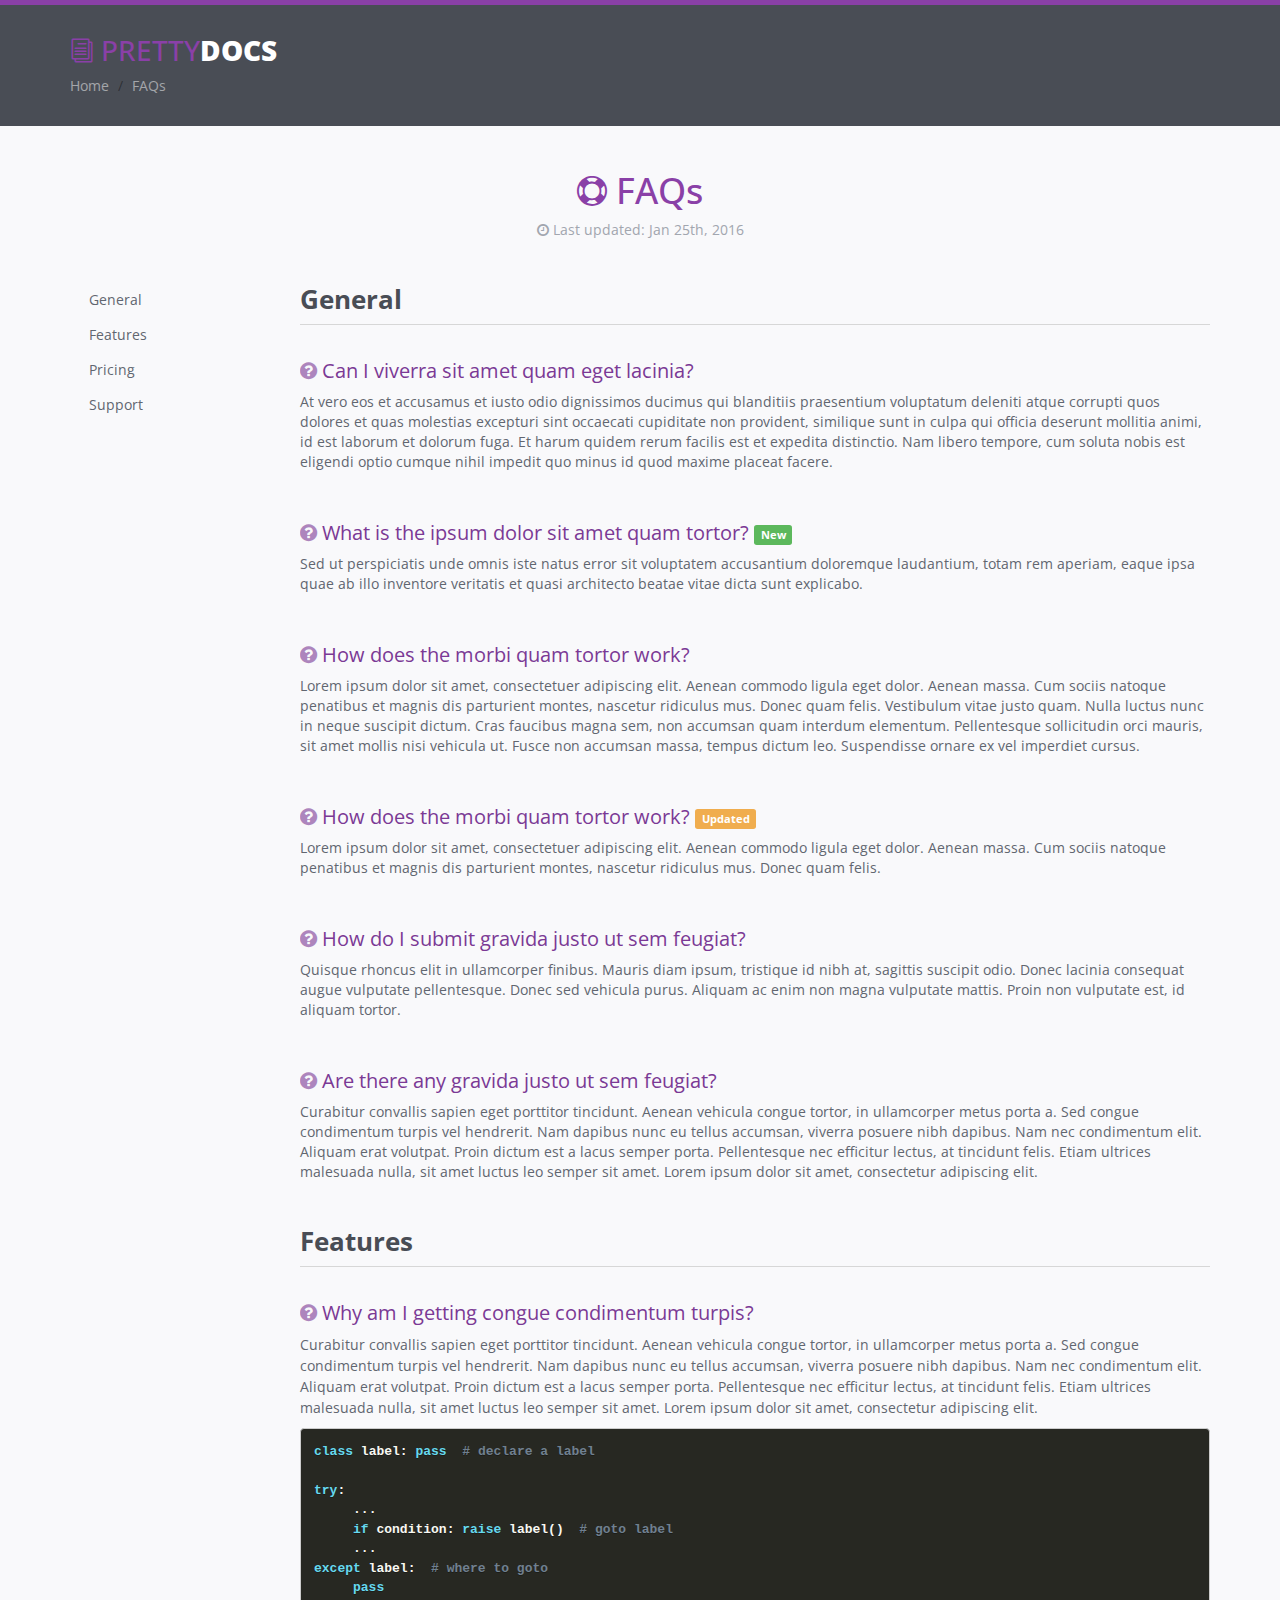
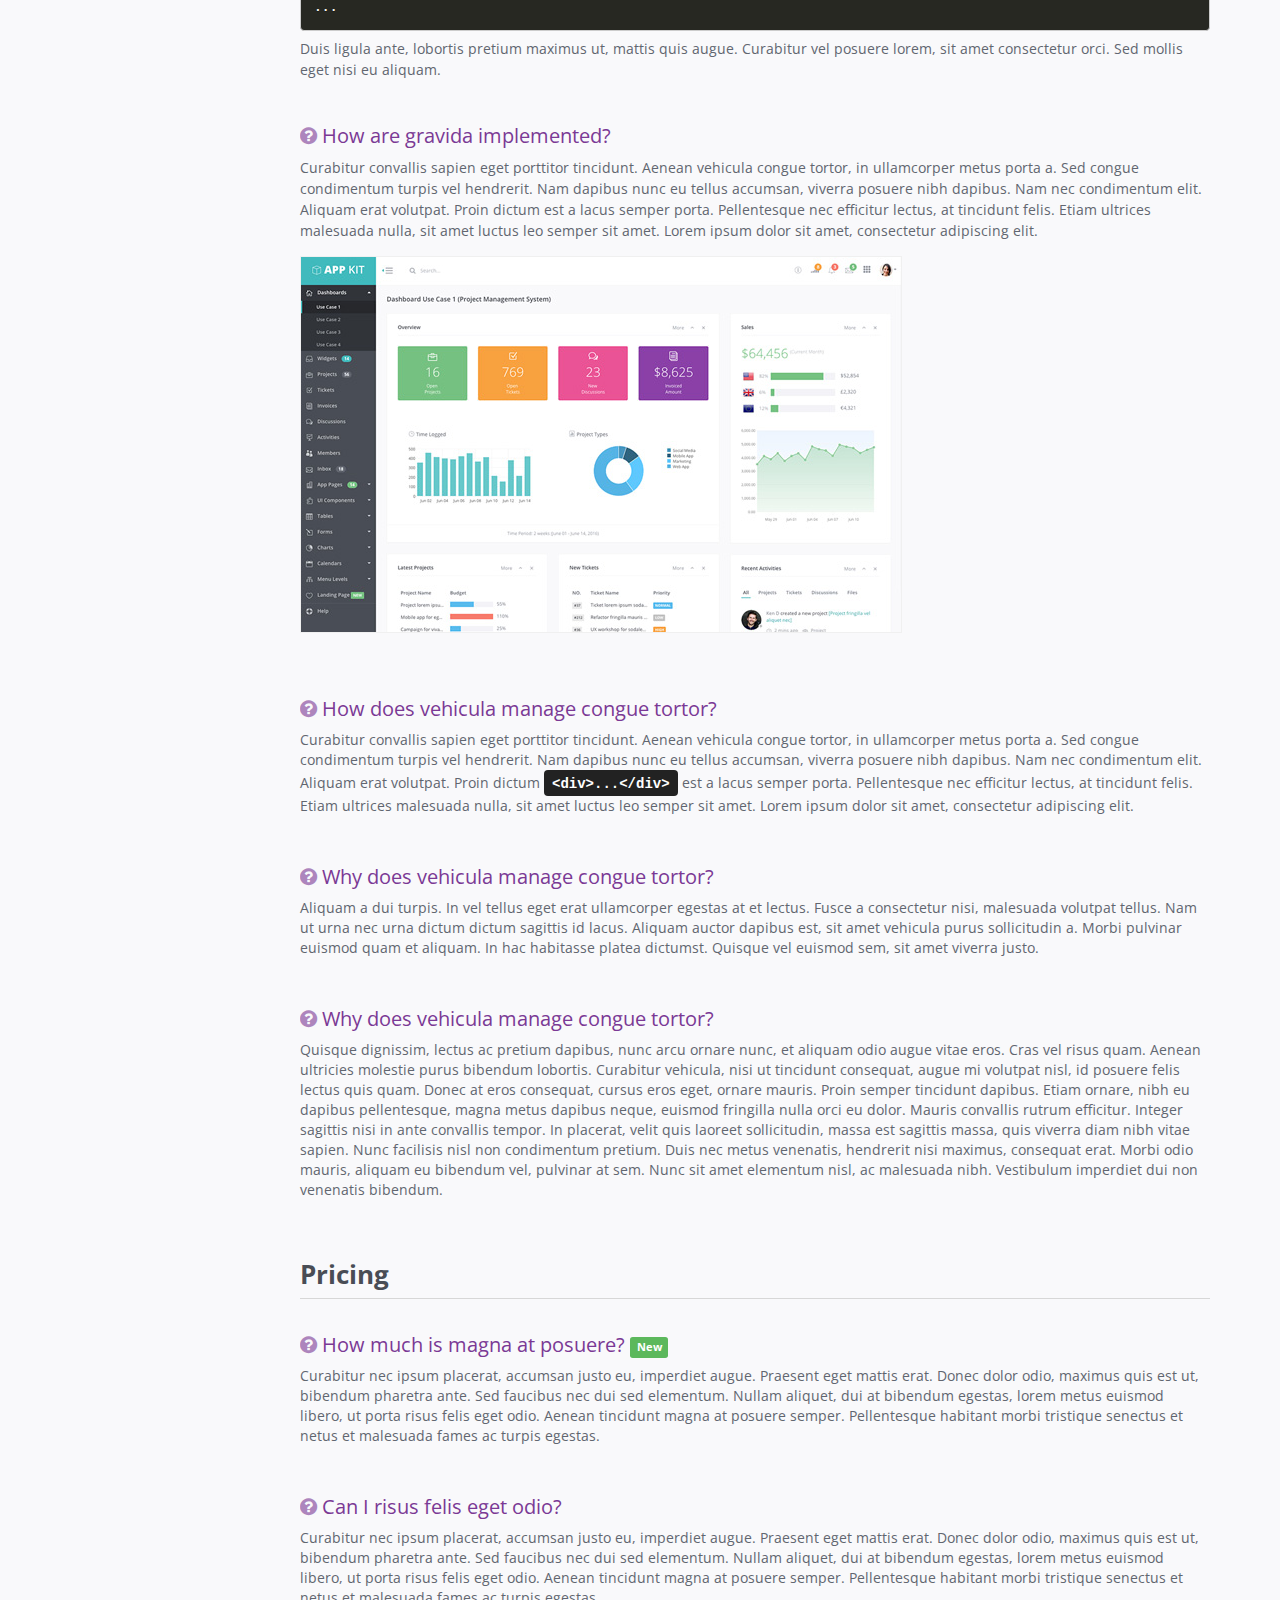
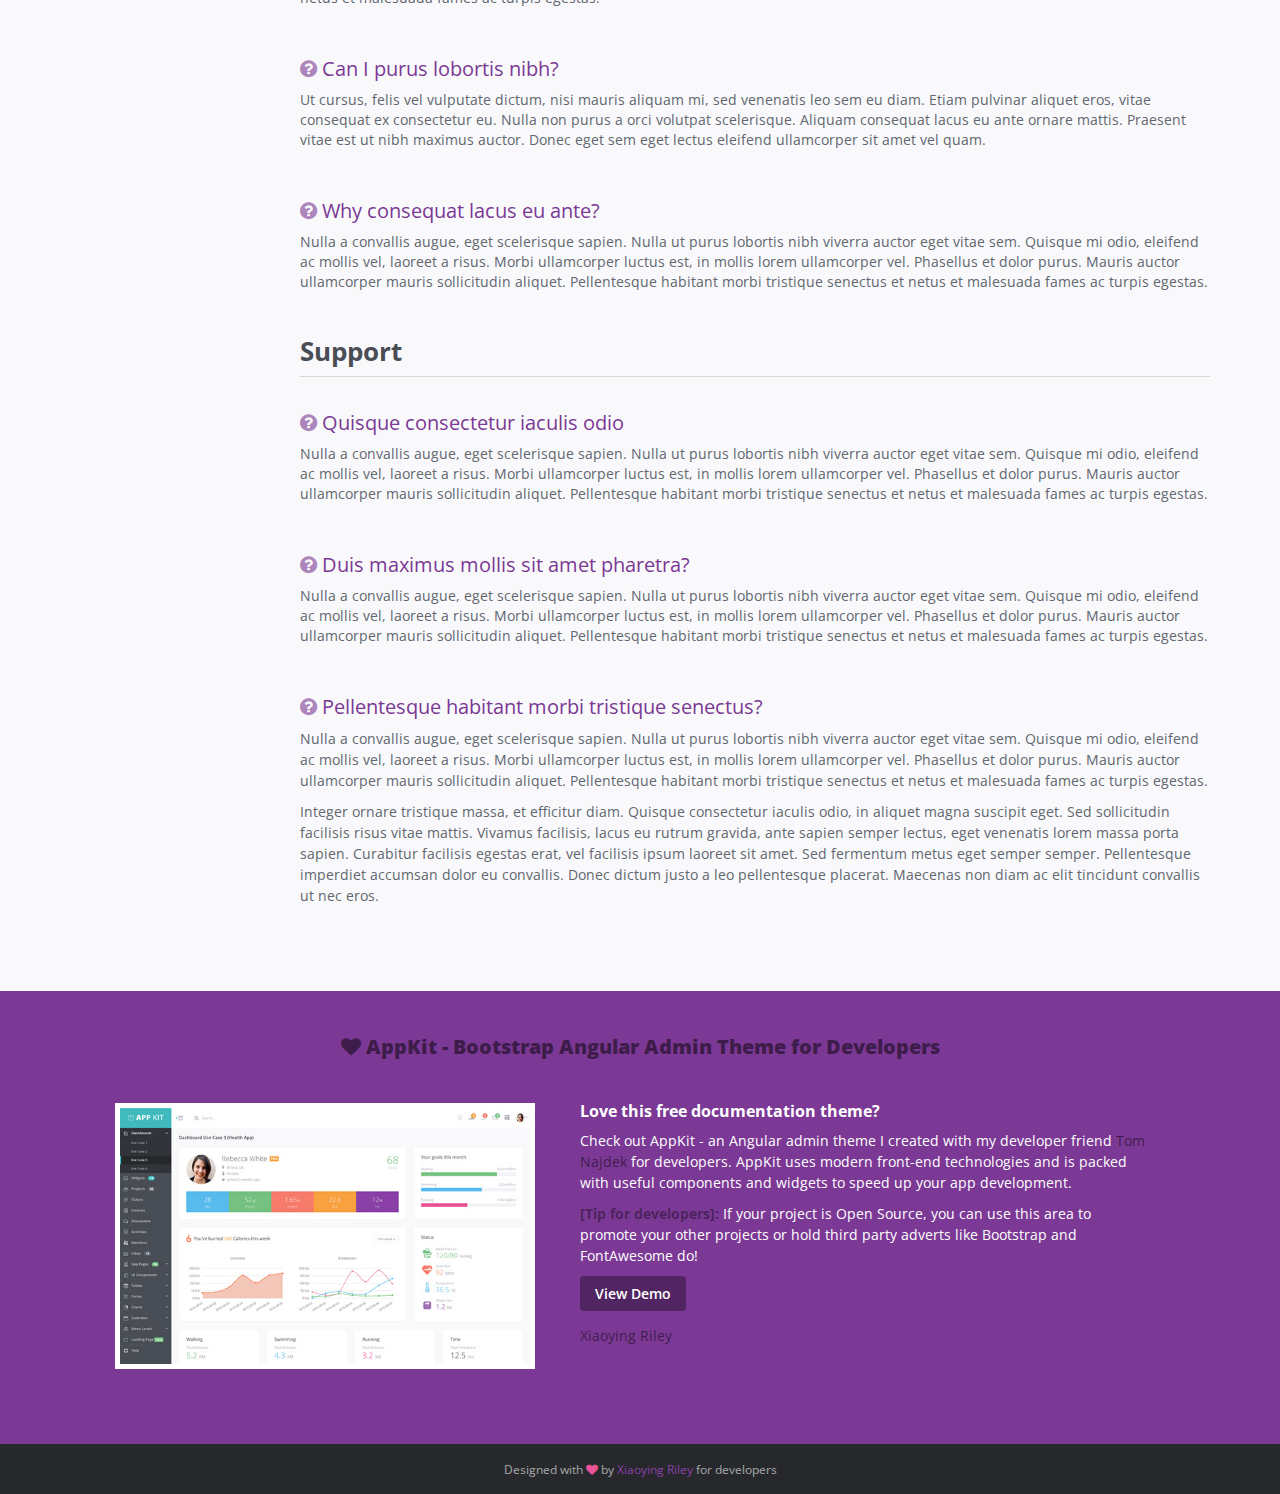
<file: faqs.html>
<!DOCTYPE html>
<!--[if IE 8]> <html lang="en" class="ie8"> <![endif]-->  
<!--[if IE 9]> <html lang="en" class="ie9"> <![endif]-->  
<!--[if !IE]><!--> <html lang="en"> <!--<![endif]-->  
<head>
    <title>Responsive website template for documentations</title>
    <!-- Meta -->
    <meta charset="utf-8">
    <meta http-equiv="X-UA-Compatible" content="IE=edge">
    <meta name="viewport" content="width=device-width, initial-scale=1.0">
    <meta name="description" content="">
    <meta name="author" content="">    
    <link rel="shortcut icon" href="favicon.ico">  
    <link href='http://fonts.googleapis.com/css?family=Open+Sans:300italic,400italic,600italic,700italic,800italic,400,300,600,700,800' rel='stylesheet' type='text/css'>
    <!-- Global CSS -->
    <link rel="stylesheet" href="assets/plugins/bootstrap/css/bootstrap.min.css">   
    <!-- Plugins CSS -->    
    <link rel="stylesheet" href="assets/plugins/font-awesome/css/font-awesome.css">
    <link rel="stylesheet" href="assets/plugins/prism/prism.css">
    <link rel="stylesheet" href="assets/plugins/lightbox/dist/ekko-lightbox.min.css">
    <link rel="stylesheet" href="assets/plugins/elegant_font/css/style.css">

    <!-- Theme CSS -->
    <link id="theme-style" rel="stylesheet" href="assets/css/styles.css">
    <!-- HTML5 shim and Respond.js IE8 support of HTML5 elements and media queries -->
    <!--[if lt IE 9]>
      <script src="https://oss.maxcdn.com/html5shiv/3.7.2/html5shiv.min.js"></script>
      <script src="https://oss.maxcdn.com/respond/1.4.2/respond.min.js"></script>
    <![endif]-->
    
</head> 

<body class="body-purple">
    <div class="page-wrapper">
        <!-- ******Header****** -->
        <header id="header" class="header">
            <div class="container">
                <div class="branding">
                    <h1 class="logo">
                        <a href="index.html">
                            <span aria-hidden="true" class="icon_documents_alt icon"></span>
                            <span class="text-highlight">Pretty</span><span class="text-bold">Docs</span>
                        </a>
                    </h1>
                </div><!--//branding-->
                <ol class="breadcrumb">
                    <li><a href="index.html">Home</a></li>
                    <li class="active">FAQs</li>
                </ol>
            </div><!--//container-->
        </header><!--//header-->
        <div class="doc-wrapper">
            <div class="container">
                <div id="doc-header" class="doc-header text-center">
                    <h1 class="doc-title"><span aria-hidden="true" class="icon icon_lifesaver"></span> FAQs</h1>
                    <div class="meta"><i class="fa fa-clock-o"></i> Last updated: Jan 25th, 2016</div>
                </div><!--//doc-header-->
                <div class="doc-body">
                    <div class="doc-content">
                        <div class="content-inner">
                            <section id="general" class="doc-section">
                                <h2 class="section-title">General</h2>
                                <div class="section-block">
                                    <h3 class="question"><i class="fa fa-question-circle"></i> Can I viverra sit amet quam eget lacinia?</h3>
                                    <div class="answer">At vero eos et accusamus et iusto odio dignissimos ducimus qui blanditiis praesentium voluptatum deleniti atque corrupti quos dolores et quas molestias excepturi sint occaecati cupiditate non provident, similique sunt in culpa qui officia deserunt mollitia animi, id est laborum et dolorum fuga. Et harum quidem rerum facilis est et expedita distinctio. Nam libero tempore, cum soluta nobis est eligendi optio cumque nihil impedit quo minus id quod maxime placeat facere.</div>
                                </div><!--//section-block-->
                                <div class="section-block">
                                    <h3 class="question"><i class="fa fa-question-circle"></i> What is the ipsum dolor sit amet quam tortor? <span class="label label-success">New</span></h3>
                                    <div class="answer">Sed ut perspiciatis unde omnis iste natus error sit voluptatem accusantium doloremque laudantium, totam rem aperiam, eaque ipsa quae ab illo inventore veritatis et quasi architecto beatae vitae dicta sunt explicabo.</div>
                                </div><!--//section-block-->
                                <div class="section-block">
                                    <h3 class="question"><i class="fa fa-question-circle"></i> How does the morbi quam tortor work?</h3>
                                    <div class="answer">Lorem ipsum dolor sit amet, consectetuer adipiscing elit. Aenean commodo ligula eget dolor. Aenean massa. Cum sociis natoque penatibus et magnis dis parturient montes, nascetur ridiculus mus. Donec quam felis. Vestibulum vitae justo quam. Nulla luctus nunc in neque suscipit dictum. Cras faucibus magna sem, non accumsan quam interdum elementum. Pellentesque sollicitudin orci mauris, sit amet mollis nisi vehicula ut. Fusce non accumsan massa, tempus dictum leo. Suspendisse ornare ex vel imperdiet cursus.</div>
                                </div><!--//section-block-->
                                <div class="section-block">
                                    <h3 class="question"><i class="fa fa-question-circle"></i> How does the morbi quam tortor work? <span class="label label-warning">Updated</span></h3>
                                    <div class="answer">Lorem ipsum dolor sit amet, consectetuer adipiscing elit. Aenean commodo ligula eget dolor. Aenean massa. Cum sociis natoque penatibus et magnis dis parturient montes, nascetur ridiculus mus. Donec quam felis.</div>
                                </div><!--//section-block-->
                                <div class="section-block">
                                    <h3 class="question"><i class="fa fa-question-circle"></i> How do I submit gravida justo ut sem feugiat?</h3>
                                    <div class="answer">Quisque rhoncus elit in ullamcorper finibus. Mauris diam ipsum, tristique id nibh at, sagittis suscipit odio. Donec lacinia consequat augue vulputate pellentesque. Donec sed vehicula purus. Aliquam ac enim non magna vulputate mattis. Proin non vulputate est, id aliquam tortor. </div>
                                </div><!--//section-block-->
                                <div class="section-block">
                                    <h3 class="question"><i class="fa fa-question-circle"></i> Are there any gravida justo ut sem feugiat?</h3>
                                    <div class="answer">Curabitur convallis sapien eget porttitor tincidunt. Aenean vehicula congue tortor, in ullamcorper metus porta a. Sed congue condimentum turpis vel hendrerit. Nam dapibus nunc eu tellus accumsan, viverra posuere nibh dapibus. Nam nec condimentum elit. Aliquam erat volutpat. Proin dictum est a lacus semper porta. Pellentesque nec efficitur lectus, at tincidunt felis. Etiam ultrices malesuada nulla, sit amet luctus leo semper sit amet. Lorem ipsum dolor sit amet, consectetur adipiscing elit.</div>
                                </div><!--//section-block-->
                            </section><!--//doc-section-->
                            
                            <section id="features" class="doc-section">
                                <h2 class="section-title">Features</h2>
                                <div class="section-block">
                                    <h3 class="question"><i class="fa fa-question-circle"></i> Why am I getting congue condimentum turpis?</h3>
                                    <div class="answer">
                                        <p>Curabitur convallis sapien eget porttitor tincidunt. Aenean vehicula congue tortor, in ullamcorper metus porta a. Sed congue condimentum turpis vel hendrerit. Nam dapibus nunc eu tellus accumsan, viverra posuere nibh dapibus. Nam nec condimentum elit. Aliquam erat volutpat. Proin dictum est a lacus semper porta. Pellentesque nec efficitur lectus, at tincidunt felis. Etiam ultrices malesuada nulla, sit amet luctus leo semper sit amet. Lorem ipsum dolor sit amet, consectetur adipiscing elit.</p>
                                        <pre><code class="language-python">class label: pass  # declare a label

try:
     ...
     if condition: raise label()  # goto label
     ...
except label:  # where to goto
     pass
...</code></pre>
                                        <p>Duis ligula ante, lobortis pretium maximus ut, mattis quis augue. Curabitur vel posuere lorem, sit amet consectetur orci. Sed mollis eget nisi eu aliquam.</p>
                                    </div><!--//anwser-->
                                    
                                    <div class="section-block">
                                        <h3 class="question"><i class="fa fa-question-circle"></i> How are gravida implemented?</h3>
                                        <div class="answer">
                                            <p>Curabitur convallis sapien eget porttitor tincidunt. Aenean vehicula congue tortor, in ullamcorper metus porta a. Sed congue condimentum turpis vel hendrerit. Nam dapibus nunc eu tellus accumsan, viverra posuere nibh dapibus. Nam nec condimentum elit. Aliquam erat volutpat. Proin dictum est a lacus semper porta. Pellentesque nec efficitur lectus, at tincidunt felis. Etiam ultrices malesuada nulla, sit amet luctus leo semper sit amet. Lorem ipsum dolor sit amet, consectetur adipiscing elit.</p>
                                            <div class="screenshot-holder"><a href="assets/images/demo/appkit-dashboard-1.jpg" data-toggle="lightbox"><img class="img-responsive" src="assets/images/demo/appkit-dashboard-1-thumb.jpg" alt="screenshot" /></a></div> 
                                            
                                            </div>
                                    </div><!--//section-block-->
                                    
                                    <div class="section-block">
                                        <h3 class="question"><i class="fa fa-question-circle"></i> How does vehicula manage congue tortor?</h3>
                                        <div class="answer">Curabitur convallis sapien eget porttitor tincidunt. Aenean vehicula congue tortor, in ullamcorper metus porta a. Sed congue condimentum turpis vel hendrerit. Nam dapibus nunc eu tellus accumsan, viverra posuere nibh dapibus. Nam nec condimentum elit. Aliquam erat volutpat. Proin dictum <code>&#x3C;div&#x3E;...&#x3C;/div&#x3E;</code> est a lacus semper porta. Pellentesque nec efficitur lectus, at tincidunt felis. Etiam ultrices malesuada nulla, sit amet luctus leo semper sit amet. Lorem ipsum dolor sit amet, consectetur adipiscing elit.</div>
                                    </div><!--//section-block-->
                                    
                                    <div class="section-block">
                                        <h3 class="question"><i class="fa fa-question-circle"></i> Why does vehicula manage congue tortor?</h3>
                                        <div class="answer">Aliquam a dui turpis. In vel tellus eget erat ullamcorper egestas at et lectus. Fusce a consectetur nisi, malesuada volutpat tellus. Nam ut urna nec urna dictum dictum sagittis id lacus. Aliquam auctor dapibus est, sit amet vehicula purus sollicitudin a. Morbi pulvinar euismod quam et aliquam. In hac habitasse platea dictumst. Quisque vel euismod sem, sit amet viverra justo.</div>
                                    </div><!--//section-block-->
                                    
                                    <div class="section-block">
                                        <h3 class="question"><i class="fa fa-question-circle"></i> Why does vehicula manage congue tortor?</h3>
                                        <div class="answer">Quisque dignissim, lectus ac pretium dapibus, nunc arcu ornare nunc, et aliquam odio augue vitae eros. Cras vel risus quam. Aenean ultricies molestie purus bibendum lobortis. Curabitur vehicula, nisi ut tincidunt consequat, augue mi volutpat nisl, id posuere felis lectus quis quam. Donec at eros consequat, cursus eros eget, ornare mauris. Proin semper tincidunt dapibus. Etiam ornare, nibh eu dapibus pellentesque, magna metus dapibus neque, euismod fringilla nulla orci eu dolor. Mauris convallis rutrum efficitur. Integer sagittis nisi in ante convallis tempor. In placerat, velit quis laoreet sollicitudin, massa est sagittis massa, quis viverra diam nibh vitae sapien. Nunc facilisis nisl non condimentum pretium. Duis nec metus venenatis, hendrerit nisi maximus, consequat erat. Morbi odio mauris, aliquam eu bibendum vel, pulvinar at sem. Nunc sit amet elementum nisl, ac malesuada nibh. Vestibulum imperdiet dui non venenatis bibendum.</div>
                                    </div><!--//section-block-->
                                    
                                    
                                </div><!--//section-block-->
                            </section><!--//doc-section-->
                            
                            <section id="pricing" class="doc-section">
                                <h2 class="section-title">Pricing</h2>
                                <div class="section-block">
                                    <h3 class="question"><i class="fa fa-question-circle"></i> How much is magna at posuere? <span class="label label-success">New</span></h3>
                                    <div class="answer">Curabitur nec ipsum placerat, accumsan justo eu, imperdiet augue. Praesent eget mattis erat. Donec dolor odio, maximus quis est ut, bibendum pharetra ante. Sed faucibus nec dui sed elementum. Nullam aliquet, dui at bibendum egestas, lorem metus euismod libero, ut porta risus felis eget odio. Aenean tincidunt magna at posuere semper. Pellentesque habitant morbi tristique senectus et netus et malesuada fames ac turpis egestas.</div>
                                </div><!--//section-block-->
                                <div class="section-block">
                                    <h3 class="question"><i class="fa fa-question-circle"></i> Can I risus felis eget odio?</h3>
                                    <div class="answer">Curabitur nec ipsum placerat, accumsan justo eu, imperdiet augue. Praesent eget mattis erat. Donec dolor odio, maximus quis est ut, bibendum pharetra ante. Sed faucibus nec dui sed elementum. Nullam aliquet, dui at bibendum egestas, lorem metus euismod libero, ut porta risus felis eget odio. Aenean tincidunt magna at posuere semper. Pellentesque habitant morbi tristique senectus et netus et malesuada fames ac turpis egestas.</div>
                                </div><!--//section-block-->
                                <div class="section-block">
                                    <h3 class="question"><i class="fa fa-question-circle"></i> Can I purus lobortis nibh?</h3>
                                    <div class="answer">Ut cursus, felis vel vulputate dictum, nisi mauris aliquam mi, sed venenatis leo sem eu diam. Etiam pulvinar aliquet eros, vitae consequat ex consectetur eu. Nulla non purus a orci volutpat scelerisque. Aliquam consequat lacus eu ante ornare mattis. Praesent vitae est ut nibh maximus auctor. Donec eget sem eget lectus eleifend ullamcorper sit amet vel quam.</div>
                                </div><!--//section-block-->
                                <div class="section-block">
                                    <h3 class="question"><i class="fa fa-question-circle"></i> Why consequat lacus eu ante?</h3>
                                    <div class="answer">Nulla a convallis augue, eget scelerisque sapien. Nulla ut purus lobortis nibh viverra auctor eget vitae sem. Quisque mi odio, eleifend ac mollis vel, laoreet a risus. Morbi ullamcorper luctus est, in mollis lorem ullamcorper vel. Phasellus et dolor purus. Mauris auctor ullamcorper mauris sollicitudin aliquet. Pellentesque habitant morbi tristique senectus et netus et malesuada fames ac turpis egestas.</div>
                                </div><!--//section-block-->
                            </section><!--//doc-section-->
                            
                            <section id="support" class="doc-section">
                                <h2 class="section-title">Support</h2>
                                <div class="section-block">
                                    <h3 class="question"><i class="fa fa-question-circle"></i> Quisque consectetur iaculis odio</h3>
                                    <div class="answer">Nulla a convallis augue, eget scelerisque sapien. Nulla ut purus lobortis nibh viverra auctor eget vitae sem. Quisque mi odio, eleifend ac mollis vel, laoreet a risus. Morbi ullamcorper luctus est, in mollis lorem ullamcorper vel. Phasellus et dolor purus. Mauris auctor ullamcorper mauris sollicitudin aliquet. Pellentesque habitant morbi tristique senectus et netus et malesuada fames ac turpis egestas.</div>
                                </div><!--//section-block-->
                                <div class="section-block">
                                    <h3 class="question"><i class="fa fa-question-circle"></i> Duis maximus mollis sit amet pharetra?</h3>
                                    <div class="answer">Nulla a convallis augue, eget scelerisque sapien. Nulla ut purus lobortis nibh viverra auctor eget vitae sem. Quisque mi odio, eleifend ac mollis vel, laoreet a risus. Morbi ullamcorper luctus est, in mollis lorem ullamcorper vel. Phasellus et dolor purus. Mauris auctor ullamcorper mauris sollicitudin aliquet. Pellentesque habitant morbi tristique senectus et netus et malesuada fames ac turpis egestas.</div>
                                </div><!--//section-block-->
                                <div class="section-block">
                                    <h3 class="question"><i class="fa fa-question-circle"></i> Pellentesque habitant morbi tristique senectus?</h3>
                                    <div class="answer">
                                        <p>Nulla a convallis augue, eget scelerisque sapien. Nulla ut purus lobortis nibh viverra auctor eget vitae sem. Quisque mi odio, eleifend ac mollis vel, laoreet a risus. Morbi ullamcorper luctus est, in mollis lorem ullamcorper vel. Phasellus et dolor purus. Mauris auctor ullamcorper mauris sollicitudin aliquet. Pellentesque habitant morbi tristique senectus et netus et malesuada fames ac turpis egestas.</p>
                                        <p>Integer ornare tristique massa, et efficitur diam. Quisque consectetur iaculis odio, in aliquet magna suscipit eget. Sed sollicitudin facilisis risus vitae mattis. Vivamus facilisis, lacus eu rutrum gravida, ante sapien semper lectus, eget venenatis lorem massa porta sapien. Curabitur facilisis egestas erat, vel facilisis ipsum laoreet sit amet. Sed fermentum metus eget semper semper. Pellentesque imperdiet accumsan dolor eu convallis. Donec dictum justo a leo pellentesque placerat. Maecenas non diam ac elit tincidunt convallis ut nec eros.</p>
                                        
                                    </div>
                                </div><!--//section-block-->
                            </section><!--//doc-section-->
                                                        
                        </div><!--//content-inner-->
                    </div><!--//doc-content-->
                    <div class="doc-sidebar">
                        <nav id="doc-nav">
                            <ul id="doc-menu" class="nav doc-menu hidden-xs" data-spy="affix">
                                <li><a class="scrollto" href="#general">General</a></li>
                                <li><a class="scrollto" href="#features">Features</a></li>
                                <li><a class="scrollto" href="#pricing">Pricing</a></li>
                                <li><a class="scrollto" href="#support">Support</a></li>
                            </ul><!--//doc-menu-->
                        </nav>
                    </div><!--//doc-sidebar-->
                </div><!--//doc-body-->              
            </div><!--//container-->
        </div><!--//doc-wrapper-->
        
        <div id="promo-block" class="promo-block promo-block-2">
            <div class="container">
                <div class="promo-block-inner">
                    <h3 class="promo-title text-center"><i class="fa fa-heart"></i> <a href="https://wrapbootstrap.com/theme/appkit-admin-theme-angularjs-WB051SCJ1?ref=3wm" target="_blank">AppKit - Bootstrap Angular Admin Theme for Developers</a></h3>
                    <div class="row">
                        <div class="figure-holder col-md-5 col-sm-6 col-xs-12">
                            <div class="figure-holder-inner">
                                <a href="https://wrapbootstrap.com/theme/appkit-admin-theme-angularjs-WB051SCJ1?ref=3wm" target="_blank"><img class="img-responsive" src="assets/images/demo/appkit-dashboard-3-thumb.jpg" alt="AppKit Theme" /></a>
                                <a class="mask" href="#hook"><i class="icon fa fa-heart pink"></i></a>
                            </div>
                        </div><!--//figure-holder-->
                        <div class="content-holder col-md-7 col-sm-6 col-xs-12">
                            <div class="content-holder-inner">
                                <div class="desc">
                                    <h4 class="content-title"><strong>Love this free documentation theme?</strong></h4>
                                    <p>Check out AppKit - an Angular admin theme I created with my developer friend <a href="https://twitter.com/tnajdek">Tom Najdek</a> for developers. AppKit uses modern front-end technologies and is packed with useful components and widgets to speed up your app development.</p>
                                    <p><strong class="highlight">[Tip for developers]:</strong> If your project is Open Source, you can use this area to promote your other projects or hold third party adverts like Bootstrap and FontAwesome do!</p>
                                    <a class="btn btn-cta" href="#hook">View Demo</a>
                                </div><!--//desc-->
                                <div class="author"><a href="http://themes.3rdwavemedia.com">Xiaoying Riley</a></div>
                            </div><!--//content-holder-inner-->
                        </div><!--//content-holder-->
                    </div><!--//row-->
                </div><!--//promo-block-inner-->  
            </div><!--//container-->
        </div><!--//promo-block-->
        
    </div><!--//page-wrapper-->
    
    <footer id="footer" class="footer text-center">
        <div class="container">
            <!--/* This template is released under the Creative Commons Attribution 3.0 License. Please keep the attribution link below when using for your own project. Thank you for your support. :) If you'd like to use the template without the attribution, you can check out other license options via our website: themes.3rdwavemedia.com */-->
            <small class="copyright">Designed with <i class="fa fa-heart"></i> by <a href="http://themes.3rdwavemedia.com/" target="_blank">Xiaoying Riley</a> for developers</small>
            
        </div><!--//container-->
    </footer><!--//footer-->
    
     
    <!-- Main Javascript -->          
    <script type="text/javascript" src="assets/plugins/jquery-1.12.3.min.js"></script>
    <script type="text/javascript" src="assets/plugins/bootstrap/js/bootstrap.min.js"></script>
    <script type="text/javascript" src="assets/plugins/prism/prism.js"></script>    
    <script type="text/javascript" src="assets/plugins/jquery-scrollTo/jquery.scrollTo.min.js"></script>  
    <script type="text/javascript" src="assets/plugins/lightbox/dist/ekko-lightbox.min.js"></script>                                                                
    <script type="text/javascript" src="assets/plugins/jquery-match-height/jquery.matchHeight-min.js"></script>
    <script type="text/javascript" src="assets/js/main.js"></script>
    
</body>
</html>
</file>
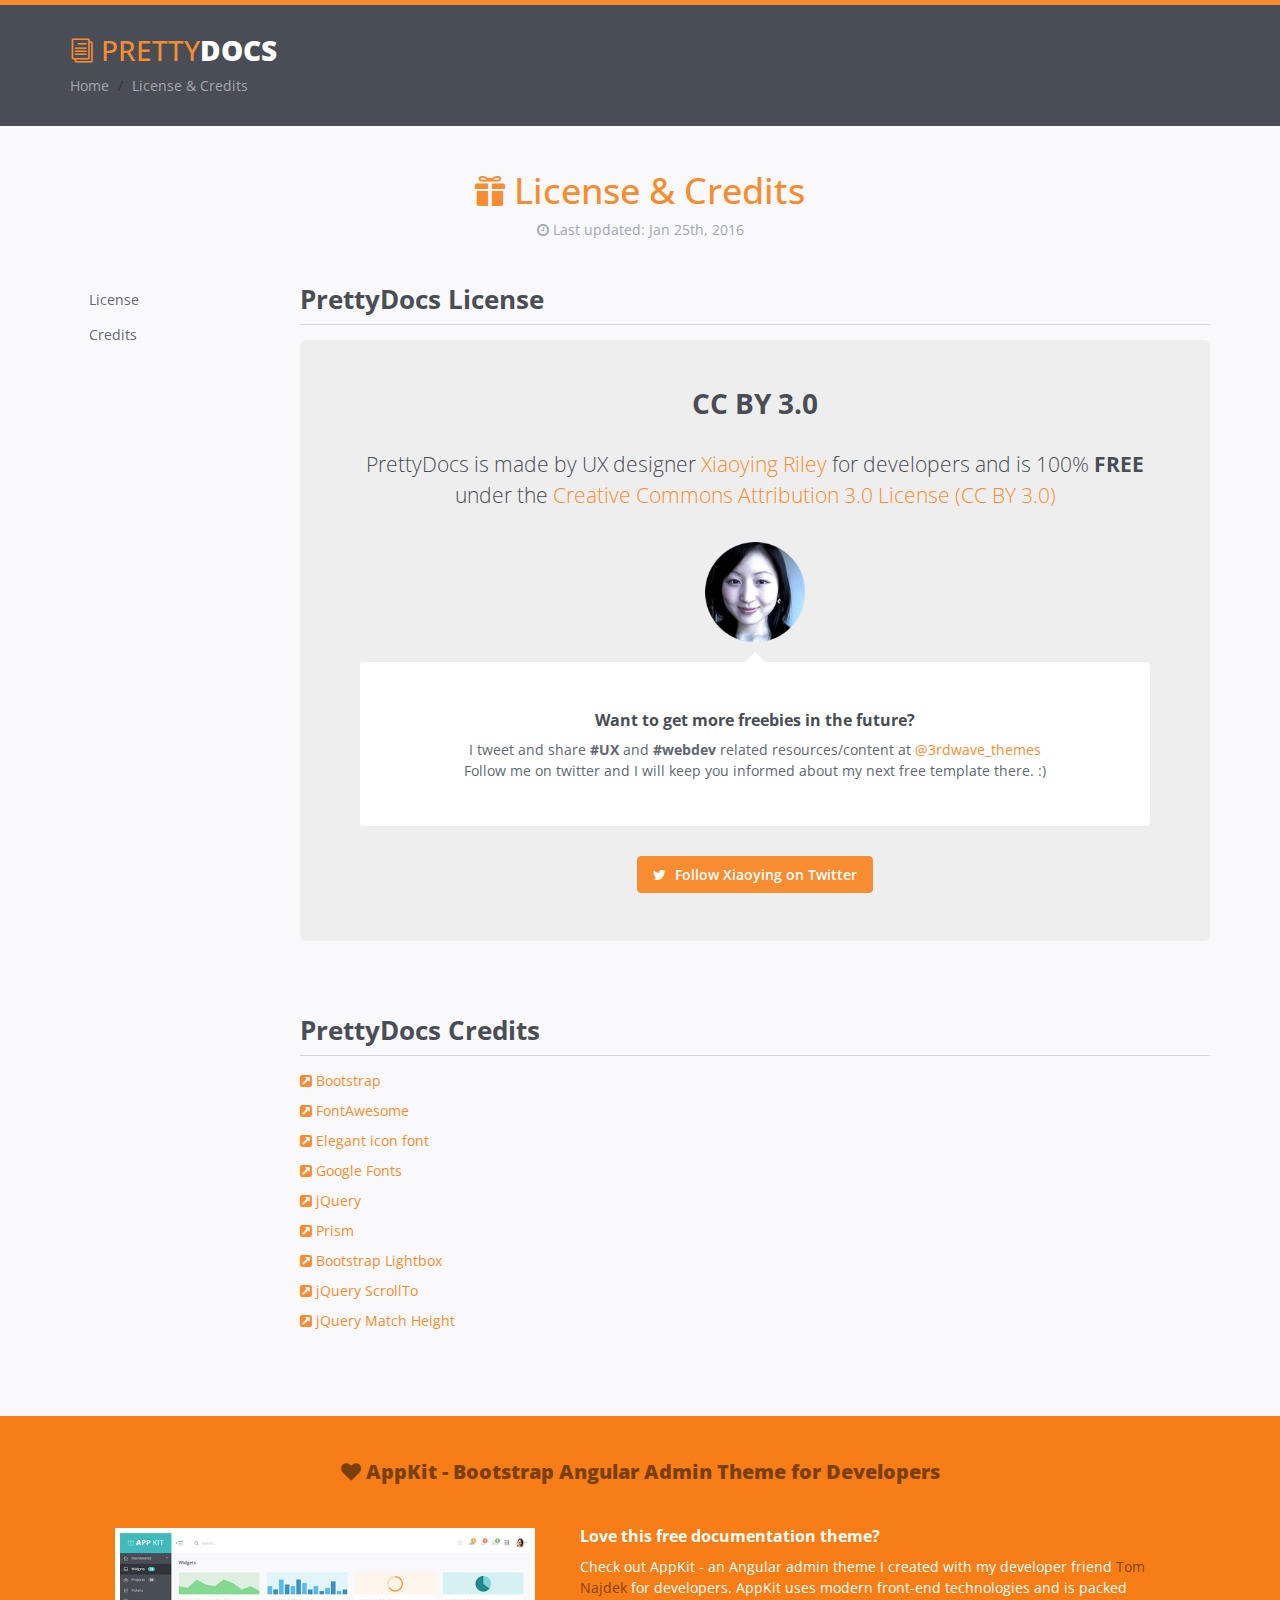
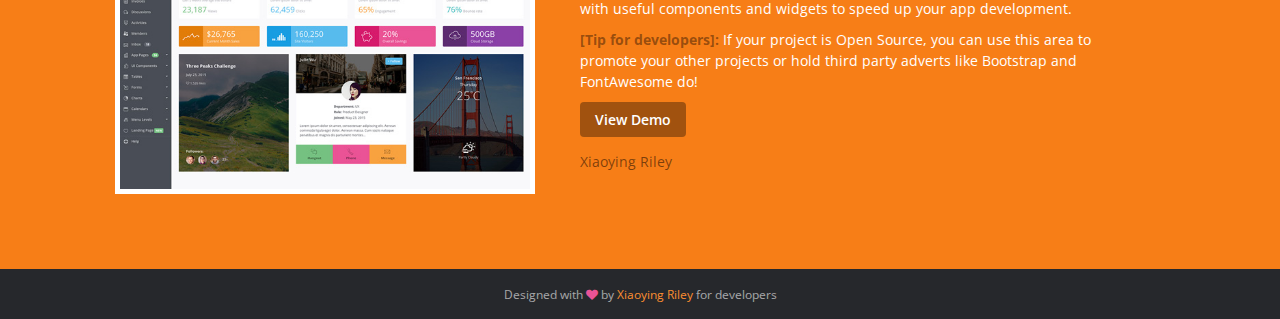
<file: license.html>
<!DOCTYPE html>
<!--[if IE 8]> <html lang="en" class="ie8"> <![endif]-->  
<!--[if IE 9]> <html lang="en" class="ie9"> <![endif]-->  
<!--[if !IE]><!--> <html lang="en"> <!--<![endif]-->  
<head>
    <title>Responsive website template for documentations</title>
    <!-- Meta -->
    <meta charset="utf-8">
    <meta http-equiv="X-UA-Compatible" content="IE=edge">
    <meta name="viewport" content="width=device-width, initial-scale=1.0">
    <meta name="description" content="">
    <meta name="author" content="">    
    <link rel="shortcut icon" href="favicon.ico">  
    <link href='http://fonts.googleapis.com/css?family=Open+Sans:300italic,400italic,600italic,700italic,800italic,400,300,600,700,800' rel='stylesheet' type='text/css'>
    <!-- Global CSS -->
    <link rel="stylesheet" href="assets/plugins/bootstrap/css/bootstrap.min.css">   
    <!-- Plugins CSS -->    
    <link rel="stylesheet" href="assets/plugins/font-awesome/css/font-awesome.css">
    <link rel="stylesheet" href="assets/plugins/prism/prism.css">
    <link rel="stylesheet" href="assets/plugins/lightbox/dist/ekko-lightbox.min.css">
    <link rel="stylesheet" href="assets/plugins/elegant_font/css/style.css">

    <!-- Theme CSS -->
    <link id="theme-style" rel="stylesheet" href="assets/css/styles.css">
    <!-- HTML5 shim and Respond.js IE8 support of HTML5 elements and media queries -->
    <!--[if lt IE 9]>
      <script src="https://oss.maxcdn.com/html5shiv/3.7.2/html5shiv.min.js"></script>
      <script src="https://oss.maxcdn.com/respond/1.4.2/respond.min.js"></script>
    <![endif]-->
    
</head> 

<body class="body-orange">
    <div class="page-wrapper">
        <!-- ******Header****** -->
        <header id="header" class="header">
            <div class="container">
                <div class="branding">
                    <h1 class="logo">
                        <a href="index.html">
                            <span aria-hidden="true" class="icon_documents_alt icon"></span>
                            <span class="text-highlight">Pretty</span><span class="text-bold">Docs</span>
                        </a>
                    </h1>
                </div><!--//branding-->
                <ol class="breadcrumb">
                    <li><a href="index.html">Home</a></li>
                    <li class="active">License &amp; Credits</li>
                </ol>
            </div><!--//container-->
        </header><!--//header-->
        <div class="doc-wrapper">
            <div class="container">
                <div id="doc-header" class="doc-header text-center">
                    <h1 class="doc-title"><span aria-hidden="true" class="icon icon_gift"></span> License &amp; Credits</h1>
                    <div class="meta"><i class="fa fa-clock-o"></i> Last updated: Jan 25th, 2016</div>
                </div><!--//doc-header-->
                <div class="doc-body">
                    <div class="doc-content">
                        <div class="content-inner">
                            <section id="license" class="doc-section">
                                <h2 class="section-title">PrettyDocs License</h2>
                                <div class="section-block">
                                    <div class="jumbotron text-center">
                                        <h1>CC BY 3.0</h1>
                                        <p>PrettyDocs is made by UX designer <a href="https://twitter.com/3rdwave_themes" target="_blank">Xiaoying Riley</a> for developers and is 100% <strong>FREE</strong> under the <a class="dotted-line" href="http://creativecommons.org/licenses/by/3.0/" target="_blank">Creative Commons Attribution 3.0 License (CC BY 3.0)</a></p>
                                        <div class="author-profile text-center">
                                            <a class="center-block" href="https://twitter.com/3rdwave_themes" target="_blank"><img src="assets/images/demo/author-profile.png" alt=""></a>
                                        </div><!--//author-profile-->
                                        <div class="speech-bubble">                    
                                            <h3 class="speech-title">Want to get more freebies in the future?</h3>

                                            <p>I tweet and share <strong>#UX</strong> and <strong>#webdev</strong> related resources/content at <a href="https://twitter.com/3rdwave_themes" target="_blank">@3rdwave_themes</a> <br> Follow me on twitter and I will keep you informed about my next free template there. :)</p>
                                        </div>
                                        
                                        <div class="list list-inline center-block">
                                            <a class="btn btn-cta btn-orange" href="https://twitter.com/3rdwave_themes" target="_blank"><i class="fa fa-twitter"></i> Follow Xiaoying on Twitter</a>
                                        </div>
                                    </div><!--//jumbotron-->
                                </div><!--//section-block-->
                                
                            </section><!--//doc-section-->
                            <section id="credits" class="doc-section">
                                <h2 class="section-title">PrettyDocs Credits</h2>
                                <div class="section-block">
                                    <ul class="list list-unstyled">
                                        
                                        <li><a href="http://getbootstrap.com/" target="_blank"><i class="fa fa-external-link-square"></i> Bootstrap</a></li>
                                        <li><a href="http://fortawesome.github.io/Font-Awesome/" target="_blank"><i class="fa fa-external-link-square"></i> FontAwesome</a></li>
                                        <li><a href="http://www.elegantthemes.com/blog/resources/elegant-icon-font" target="_blank"><i class="fa fa-external-link-square"></i> Elegant icon font</a></li>
                                        <li><a href="http://www.google.com/webfonts" target="_blank"><i class="fa fa-external-link-square"></i> Google Fonts</a></li>
                                        <li><a href="http://jquery.com/" target="_blank"><i class="fa fa-external-link-square"></i> jQuery</a></li>
                                        <li><a href="http://prismjs.com/index.html" target="_blank"><i class="fa fa-external-link-square"></i> Prism</a></li>
                                        <li><a href="http://ashleydw.github.io/lightbox/" target="_blank"><i class="fa fa-external-link-square"></i> Bootstrap Lightbox</a></li>
                                        <li><a href="http://flesler.blogspot.co.uk/2007/10/jqueryscrollto.html" target="_blank"><i class="fa fa-external-link-square"></i> jQuery ScrollTo</a></li>
                                        <li><a href="http://brm.io/jquery-match-height/" target="_blank"><i class="fa fa-external-link-square"></i> jQuery Match Height</a></li>
                                        
                                    </ul>
                                </div><!--//section-block-->
                                
                            </section><!--//doc-section-->

                            
                        </div><!--//content-inner-->
                    </div><!--//doc-content-->
                    <div class="doc-sidebar">
                        <nav id="doc-nav">
                            <ul id="doc-menu" class="nav doc-menu hidden-xs" data-spy="affix">
                                <li><a class="scrollto" href="#license">License</a></li>
                                <li><a class="scrollto" href="#credits">Credits</a></li>
                            </ul><!--//doc-menu-->
                        </nav>
                    </div><!--//doc-sidebar-->
                </div><!--//doc-body-->              
            </div><!--//container-->
        </div><!--//doc-wrapper-->
        
        <div id="promo-block" class="promo-block promo-block-2">
            <div class="container">
                <div class="promo-block-inner">
                    <h3 class="promo-title text-center"><i class="fa fa-heart"></i> <a href="https://wrapbootstrap.com/theme/appkit-admin-theme-angularjs-WB051SCJ1?ref=3wm" target="_blank">AppKit - Bootstrap Angular Admin Theme for Developers</a></h3>
                    <div class="row">
                        <div class="figure-holder col-md-5 col-sm-6 col-xs-12">
                            <div class="figure-holder-inner">
                                <a href="https://wrapbootstrap.com/theme/appkit-admin-theme-angularjs-WB051SCJ1?ref=3wm" target="_blank"><img class="img-responsive" src="assets/images/demo/appkit-widgets-thumb.jpg" alt="AppKit Theme" /></a>
                                <a class="mask" href="#hook"><i class="icon fa fa-heart pink"></i></a>
                            </div>
                        </div><!--//figure-holder-->
                        <div class="content-holder col-md-7 col-sm-6 col-xs-12">
                            <div class="content-holder-inner">
                                <div class="desc">
                                    <h4 class="content-title"><strong>Love this free documentation theme?</strong></h4>
                                    <p>Check out AppKit - an Angular admin theme I created with my developer friend <a href="https://twitter.com/tnajdek">Tom Najdek</a> for developers. AppKit uses modern front-end technologies and is packed with useful components and widgets to speed up your app development.</p>
                                    <p><strong class="highlight">[Tip for developers]:</strong> If your project is Open Source, you can use this area to promote your other projects or hold third party adverts like Bootstrap and FontAwesome do!</p>
                                    <a class="btn btn-cta" href="#hook">View Demo</a>
                                </div><!--//desc-->
                                <div class="author"><a href="http://themes.3rdwavemedia.com">Xiaoying Riley</a></div>
                            </div><!--//content-holder-inner-->
                        </div><!--//content-holder-->
                    </div><!--//row-->
                </div><!--//promo-block-inner-->  
            </div><!--//container-->
        </div><!--//promo-block-->
        
    </div><!--//page-wrapper-->
    
    <footer id="footer" class="footer text-center">
        <div class="container">
            <!--/* This template is released under the Creative Commons Attribution 3.0 License. Please keep the attribution link below when using for your own project. Thank you for your support. :) If you'd like to use the template without the attribution, you can check out other license options via our website: themes.3rdwavemedia.com */-->
            <small class="copyright">Designed with <i class="fa fa-heart"></i> by <a href="http://themes.3rdwavemedia.com/" target="_blank">Xiaoying Riley</a> for developers</small>
            
        </div><!--//container-->
    </footer><!--//footer-->
    
     
    <!-- Main Javascript -->          
    <script type="text/javascript" src="assets/plugins/jquery-1.12.3.min.js"></script>
    <script type="text/javascript" src="assets/plugins/bootstrap/js/bootstrap.min.js"></script>
    <script type="text/javascript" src="assets/plugins/prism/prism.js"></script>    
    <script type="text/javascript" src="assets/plugins/jquery-scrollTo/jquery.scrollTo.min.js"></script>  
    <script type="text/javascript" src="assets/plugins/lightbox/dist/ekko-lightbox.min.js"></script>                                                                 
    <script type="text/javascript" src="assets/plugins/jquery-match-height/jquery.matchHeight-min.js"></script>
    <script type="text/javascript" src="assets/js/main.js"></script>
    
</body>
</html>
</file>
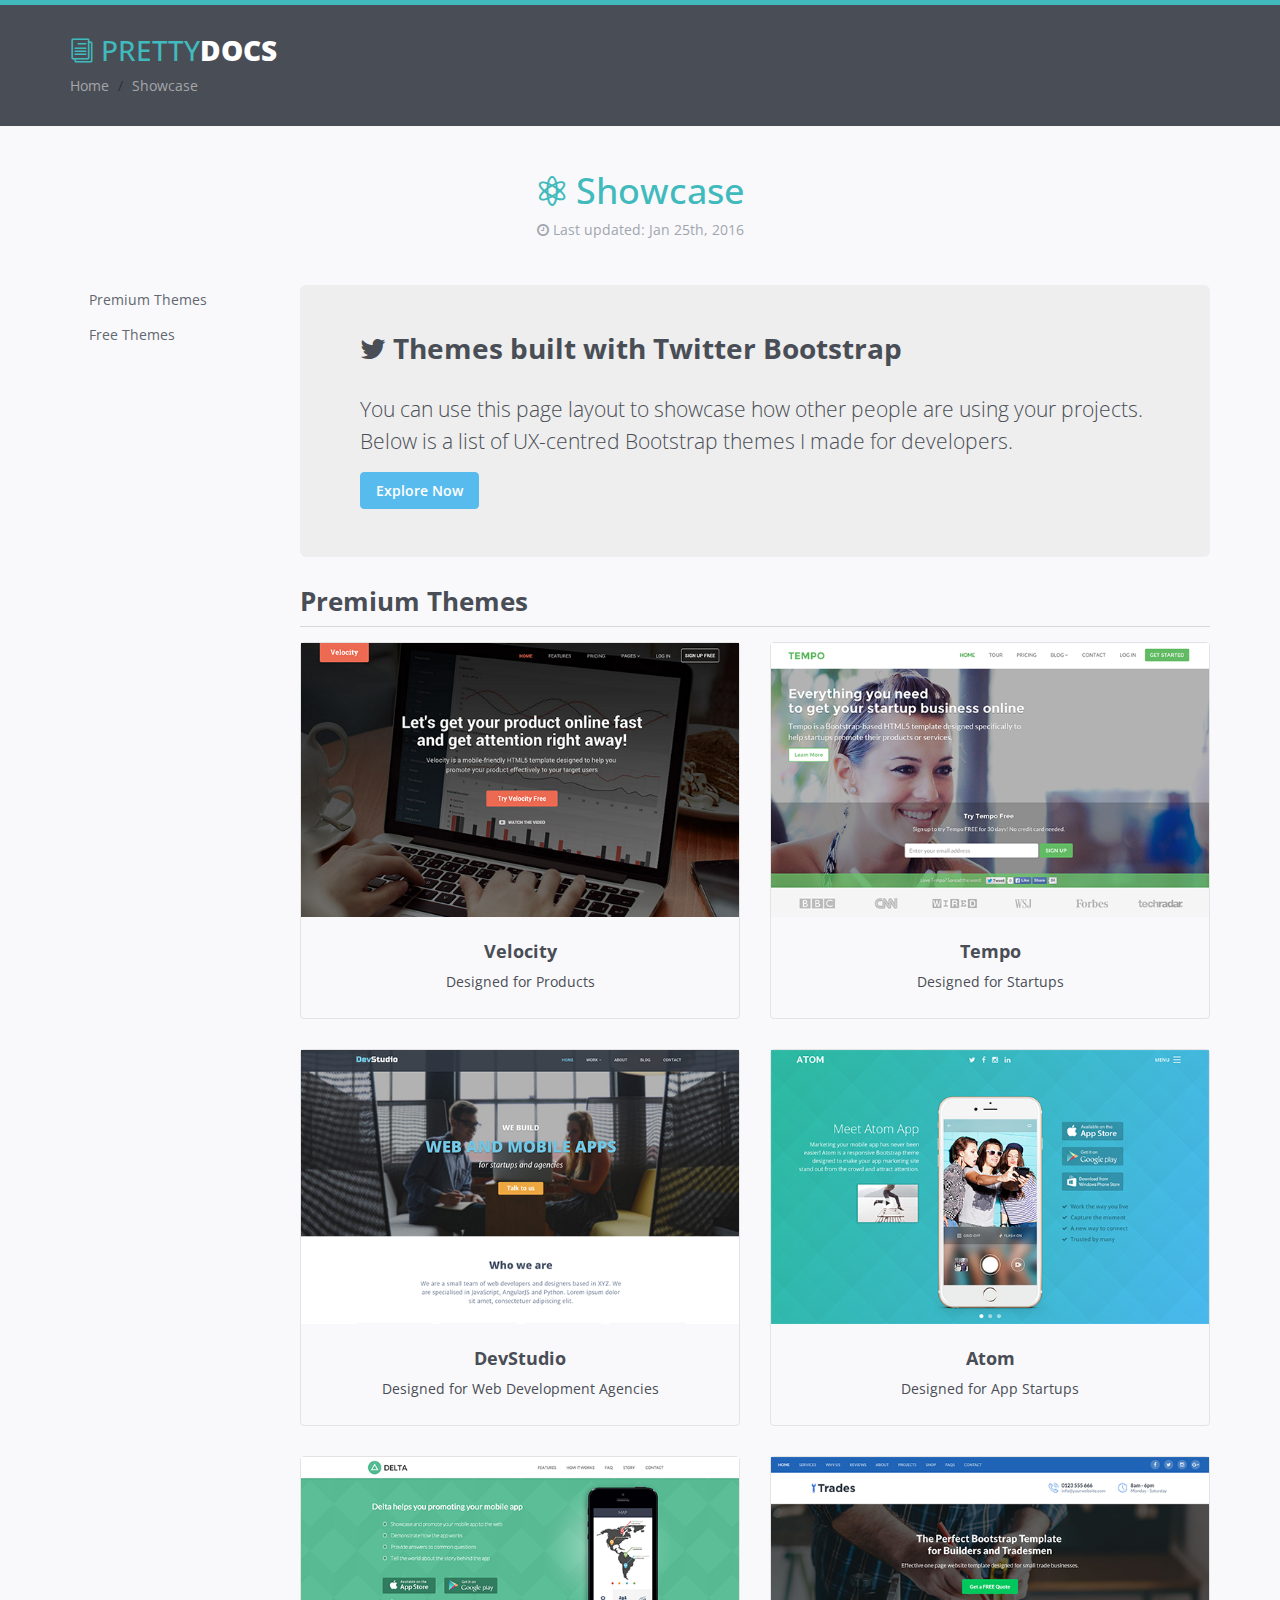
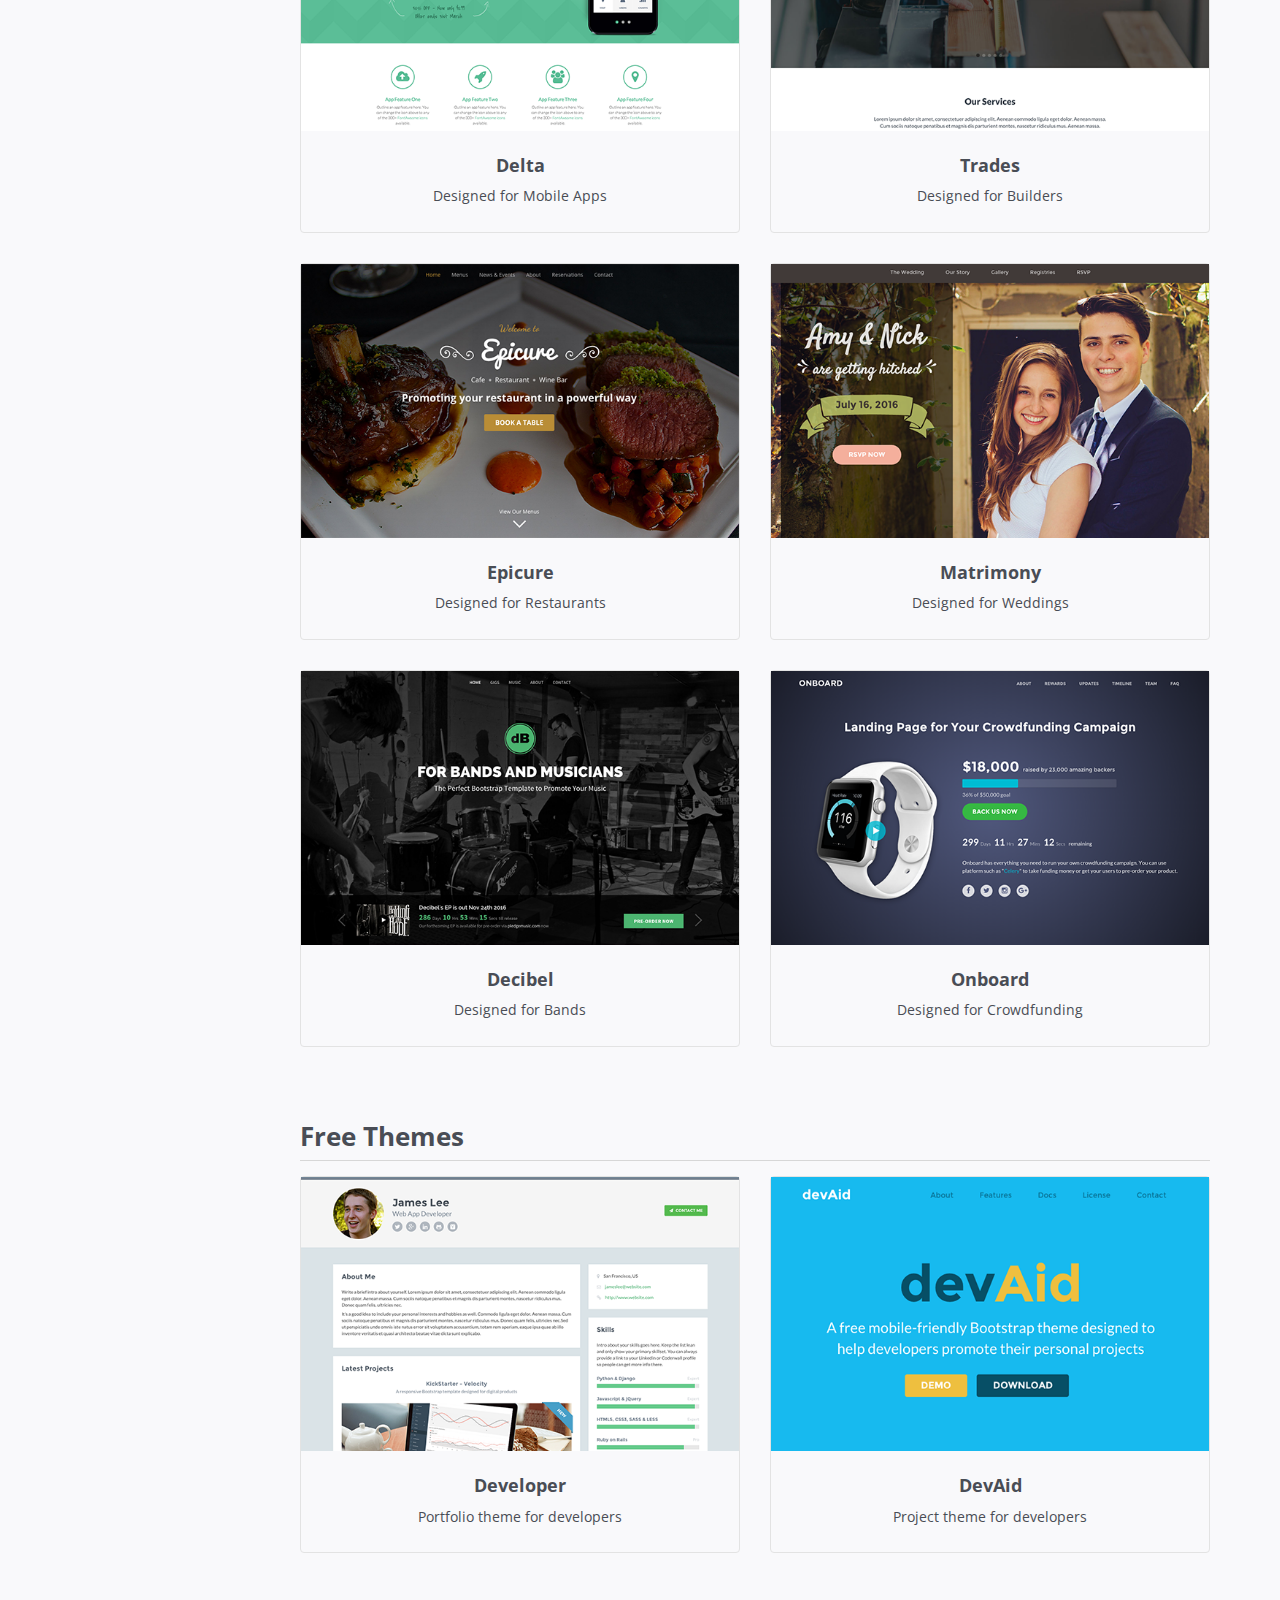
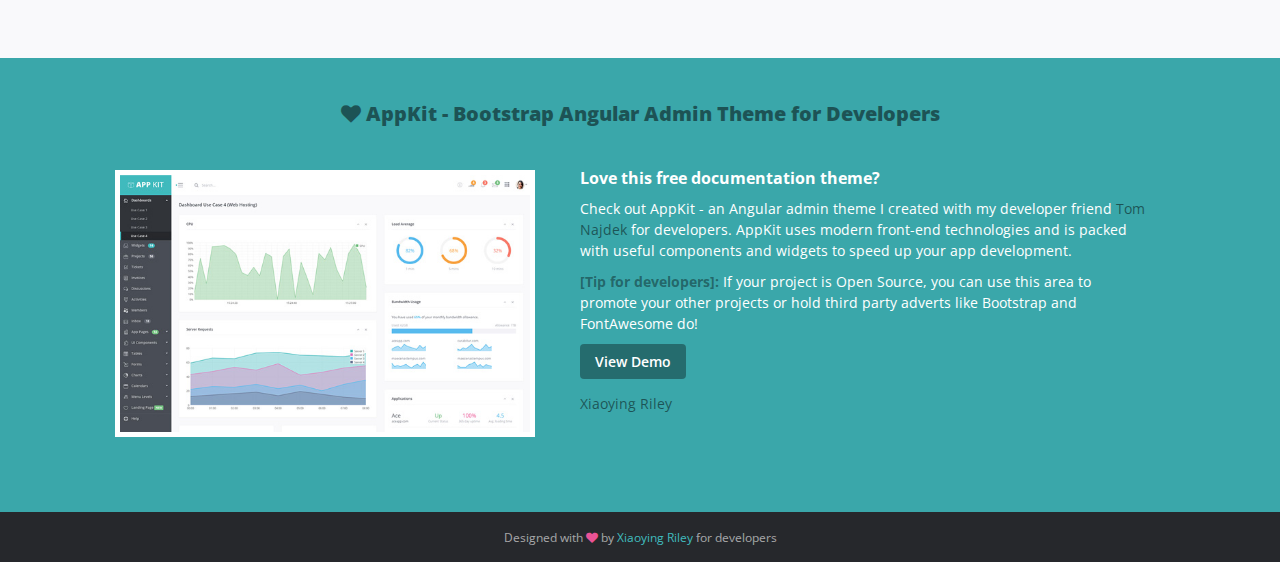
<file: showcase.html>
<!DOCTYPE html>
<!--[if IE 8]> <html lang="en" class="ie8"> <![endif]-->  
<!--[if IE 9]> <html lang="en" class="ie9"> <![endif]-->  
<!--[if !IE]><!--> <html lang="en"> <!--<![endif]-->  
<head>
    <title>Responsive website template for documentations</title>
    <!-- Meta -->
    <meta charset="utf-8">
    <meta http-equiv="X-UA-Compatible" content="IE=edge">
    <meta name="viewport" content="width=device-width, initial-scale=1.0">
    <meta name="description" content="">
    <meta name="author" content="">    
    <link rel="shortcut icon" href="favicon.ico">  
    <link href='http://fonts.googleapis.com/css?family=Open+Sans:300italic,400italic,600italic,700italic,800italic,400,300,600,700,800' rel='stylesheet' type='text/css'>
    <!-- Global CSS -->
    <link rel="stylesheet" href="assets/plugins/bootstrap/css/bootstrap.min.css">   
    <!-- Plugins CSS -->    
    <link rel="stylesheet" href="assets/plugins/font-awesome/css/font-awesome.css">
    <link rel="stylesheet" href="assets/plugins/prism/prism.css">
    <link rel="stylesheet" href="assets/plugins/lightbox/dist/ekko-lightbox.min.css">
    <link rel="stylesheet" href="assets/plugins/elegant_font/css/style.css">

    <!-- Theme CSS -->
    <link id="theme-style" rel="stylesheet" href="assets/css/styles.css">
    <!-- HTML5 shim and Respond.js IE8 support of HTML5 elements and media queries -->
    <!--[if lt IE 9]>
      <script src="https://oss.maxcdn.com/html5shiv/3.7.2/html5shiv.min.js"></script>
      <script src="https://oss.maxcdn.com/respond/1.4.2/respond.min.js"></script>
    <![endif]-->
    
</head> 

<body>
    <div class="page-wrapper">
        <!-- ******Header****** -->
        <header id="header" class="header">
            <div class="container">
                <div class="branding">
                    <h1 class="logo">
                        <a href="index.html">
                            <span aria-hidden="true" class="icon_documents_alt icon"></span>
                            <span class="text-highlight">Pretty</span><span class="text-bold">Docs</span>
                        </a>
                    </h1>
                </div><!--//branding-->
                <ol class="breadcrumb">
                    <li><a href="index.html">Home</a></li>
                    <li class="active">Showcase</li>
                </ol>
            </div><!--//container-->
        </header><!--//header-->
        <div class="doc-wrapper">
            <div class="container">
                <div id="doc-header" class="doc-header text-center">
                    <h1 class="doc-title"><span aria-hidden="true" class="icon icon_genius"></span> Showcase</h1>
                    <div class="meta"><i class="fa fa-clock-o"></i> Last updated: Jan 25th, 2016</div>
                </div><!--//doc-header-->
                <div id="showcase" class="doc-body">
                    <div class="doc-content">
                        <div class="content-inner">
                            <section id="premium-themes" class="doc-section">
                                <div class="jumbotron">
                                    <h1><i class="fa fa-twitter"></i> Themes built with Twitter Bootstrap</h1>
                                    <p>You can use this page layout to showcase how other people are using your projects. Below is a list of UX-centred Bootstrap themes I made for developers.</p>
                                    <a class="scrollto btn btn-blue btn-cta" href="#theme-start">Explore Now</a>
                                </div><!--//jumbotron-->
                                <h2 id="theme-start" class="section-title">Premium Themes</h2>
                                <div class="section-block">
                                    <div class="row">
                                        <div class="col-sm-6 col-xs-12">
                                            <div class="card">
                                                <a href="http://themes.3rdwavemedia.com/website-templates/responsive-bootstrap-theme-for-products-velocity/" target="_blank"><img class="img-responsive" src="assets/images/demo/theme-velocity.png" alt="screenshot" /></a>
                                                <div class="card-block">
                                                    <h4 class="card-title">Velocity</h4>
                                                    <p class="card-text">Designed for Products</p>
                                                </div><!--//card-block-->
                                                <a class="mask" href="http://themes.3rdwavemedia.com/website-templates/responsive-bootstrap-theme-for-products-velocity/" target="_blank"><i class="icon fa fa-search-plus"></i></a>
                                            </div><!--//card-->
                                        </div>
                                        <div class="col-sm-6 col-xs-12">
                                            <div class="card">
                                                <a href="http://themes.3rdwavemedia.com/website-templates/responsive-bootstrap-theme-for-startups-tempo/" target="_blank"><img class="img-responsive" src="assets/images/demo/theme-tempo.png" alt="screenshot" /></a>
                                                <div class="card-block">
                                                    <h4 class="card-title">Tempo</h4>
                                                    <p class="card-text">Designed for Startups</p>
                                                </div><!--//card-block-->
                                                <a class="mask" href="http://themes.3rdwavemedia.com/website-templates/responsive-bootstrap-theme-for-startups-tempo/" target="_blank"><i class="icon fa fa-search-plus"></i></a>
                                            </div><!--//card-->
                                        </div>
                                        <div class="col-sm-6 col-xs-12">
                                            <div class="card">
                                                <a href="http://themes.3rdwavemedia.com/website-templates/responsive-bootstrap-theme-web-development-agencies-devstudio/" target="_blank"><img class="img-responsive" src="assets/images/demo/theme-devstudio.png" alt="screenshot" /></a>
                                                <div class="card-block">
                                                    <h4 class="card-title">DevStudio</h4>
                                                    <p class="card-text">Designed for Web Development Agencies</p>
                                                </div><!--//card-block-->
                                                <a class="mask" href="http://themes.3rdwavemedia.com/website-templates/responsive-bootstrap-theme-web-development-agencies-devstudio/" target="_blank"><i class="icon fa fa-search-plus"></i></a>
                                            </div><!--//card-->
                                        </div>
                                        <div class="col-sm-6 col-xs-12">
                                            <div class="card">
                                                <a href="http://themes.3rdwavemedia.com/website-templates/responsive-bootstrap-theme-mobile-apps-atom/" target="_blank"><img class="img-responsive" src="assets/images/demo/theme-atom.png" alt="screenshot" /></a>
                                                <div class="card-block">
                                                    <h4 class="card-title">Atom</h4>
                                                    <p class="card-text">Designed for App Startups</p>
                                                </div><!--//card-block-->
                                                <a class="mask" href="http://themes.3rdwavemedia.com/website-templates/responsive-bootstrap-theme-mobile-apps-atom/" target="_blank"><i class="icon fa fa-search-plus"></i></a>
                                            </div><!--//card-->
                                        </div>
                                        <div class="col-sm-6 col-xs-12">
                                            <div class="card">
                                                <a href="http://themes.3rdwavemedia.com/website-templates/responsive-bootstrap-theme-for-mobile-apps-delta/" target="_blank"><img class="img-responsive" src="assets/images/demo/theme-delta.png" alt="screenshot" /></a>
                                                <div class="card-block">
                                                    <h4 class="card-title">Delta</h4>
                                                    <p class="card-text">Designed for Mobile Apps</p>
                                                </div><!--//card-block-->
                                                <a class="mask" href="http://themes.3rdwavemedia.com/website-templates/responsive-bootstrap-theme-for-mobile-apps-delta/" target="_blank"><i class="icon fa fa-search-plus"></i></a>
                                            </div><!--//card-->
                                        </div>
                                        <div class="col-sm-6 col-xs-12">
                                            <div class="card">
                                                <a href="http://themes.3rdwavemedia.com/website-templates/responsive-bootstrap-template-builders-tradesmen-trades/" target="_blank"><img class="img-responsive" src="assets/images/demo/theme-trades.png" alt="screenshot" /></a>
                                                <div class="card-block">
                                                    <h4 class="card-title">Trades</h4>
                                                    <p class="card-text">Designed for Builders</p>
                                                </div><!--//card-block-->
                                                <a class="mask" href="http://themes.3rdwavemedia.com/website-templates/responsive-bootstrap-template-builders-tradesmen-trades/" target="_blank"><i class="icon fa fa-search-plus"></i></a>
                                            </div><!--//card-->
                                        </div>
                                        <div class="col-sm-6 col-xs-12">
                                            <div class="card">
                                                <a href="http://themes.3rdwavemedia.com/website-templates/responsive-bootstrap-theme-for-restaurants-epicure/" target="_blank"><img class="img-responsive" src="assets/images/demo/theme-epicure.png" alt="screenshot" /></a>
                                                <div class="card-block">
                                                    <h4 class="card-title">Epicure</h4>
                                                    <p class="card-text">Designed for Restaurants</p>
                                                </div><!--//card-block-->
                                                <a class="mask" href="http://themes.3rdwavemedia.com/website-templates/responsive-bootstrap-theme-for-restaurants-epicure/" target="_blank"><i class="icon fa fa-search-plus"></i></a>
                                            </div><!--//card-->
                                        </div>
                                        <div class="col-sm-6 col-xs-12">
                                            <div class="card">
                                                <a href="http://themes.3rdwavemedia.com/website-templates/responsive-wedding-invitation-template-matrimony/" target="_blank"><img class="img-responsive" src="assets/images/demo/theme-matrimony.png" alt="screenshot" /></a>
                                                <div class="card-block">
                                                    <h4 class="card-title">Matrimony</h4>
                                                    <p class="card-text">Designed for Weddings</p>
                                                </div><!--//card-block-->
                                                <a class="mask" href="http://themes.3rdwavemedia.com/website-templates/responsive-wedding-invitation-template-matrimony/" target="_blank"><i class="icon fa fa-search-plus"></i></a>
                                            </div><!--//card-->
                                        </div>
                                        
                                        <div class="col-sm-6 col-xs-12">
                                            <div class="card">
                                                <a href="http://themes.3rdwavemedia.com/website-templates/responsive-bootstrap-template-for-bands-and-musicians-decibel/" target="_blank"><img class="img-responsive" src="assets/images/demo/theme-decibel.png" alt="screenshot" /></a>
                                                <div class="card-block">
                                                    <h4 class="card-title">Decibel</h4>
                                                    <p class="card-text">Designed for Bands</p>
                                                </div><!--//card-block-->
                                                <a class="mask" href="http://themes.3rdwavemedia.com/website-templates/responsive-bootstrap-template-for-bands-and-musicians-decibel/" target="_blank"><i class="icon fa fa-search-plus"></i></a>
                                            </div><!--//card-->
                                        </div>
                                        
                                        <div class="col-sm-6 col-xs-12">
                                            <div class="card">
                                                <a href="http://themes.3rdwavemedia.com/website-templates/responsive-bootstrap-template-for-crowdfunding-campaigns-onboard/" target="_blank"><img class="img-responsive" src="assets/images/demo/theme-onboard.png" alt="screenshot" /></a>
                                                <div class="card-block">
                                                    <h4 class="card-title">Onboard</h4>
                                                    <p class="card-text">Designed for Crowdfunding</p>
                                                </div><!--//card-block-->
                                                <a class="mask" href="http://themes.3rdwavemedia.com/website-templates/responsive-bootstrap-template-for-crowdfunding-campaigns-onboard/" target="_blank"><i class="icon fa fa-search-plus"></i></a>
                                            </div><!--//card-->
                                        </div>
                                        
                                    </div><!--//row-->
                                </div><!--//section-block-->
                            </section><!--//doc-section-->
                            
                            <section id="free-themes" class="doc-section">
                                <h2 class="section-title">Free Themes</h2>
                                <div class="section-block">
                                    <div class="row">
                                        <div class="col-sm-6 col-xs-12">
                                            <div class="card">
                                                <a href="http://themes.3rdwavemedia.com/website-templates/free-responsive-website-template-for-developers/" target="_blank"><img class="img-responsive" src="assets/images/demo/theme-developer.png" alt="screenshot" /></a>
                                                <div class="card-block">
                                                    <h4 class="card-title">Developer</h4>
                                                    <p class="card-text">Portfolio theme for developers</p>
                                                </div><!--//card-block-->
                                                <a class="mask" href="http://themes.3rdwavemedia.com/website-templates/free-responsive-website-template-for-developers/" target="_blank"><i class="icon fa fa-search-plus"></i></a>
                                            </div><!--//card-->
                                        </div>
                                        <div class="col-sm-6 col-xs-12">
                                            <div class="card">
                                                <a href="http://themes.3rdwavemedia.com/website-templates/devaid-free-bootstrap-theme-developers/" target="_blank"><img class="img-responsive" src="assets/images/demo/theme-devaid.png" alt="screenshot" /></a>
                                                <div class="card-block">
                                                    <h4 class="card-title">DevAid</h4>
                                                    <p class="card-text">Project theme for developers</p>
                                                </div><!--//card-block-->
                                                <a class="mask" href="http://themes.3rdwavemedia.com/website-templates/devaid-free-bootstrap-theme-developers/" target="_blank"><i class="icon fa fa-search-plus"></i></a>
                                            </div><!--//card-->
                                        </div>
                                    </div><!--//row-->
                                </div><!--//section-block-->
                            </section><!--//doc-section-->
                                                        
                        </div><!--//content-inner-->
                    </div><!--//doc-content-->
                    <div class="doc-sidebar">
                        <nav id="doc-nav">
                            <ul id="doc-menu" class="nav doc-menu hidden-xs" data-spy="affix">
                                <li>
                                    <a class="scrollto" href="#premium-themes">Premium Themes</a>
                                </li>
                                <li>
                                    <a class="scrollto" href="#free-themes">Free Themes</a>
                                </li>
                            </ul><!--//doc-menu-->
                        </nav>
                    </div><!--//doc-sidebar-->
                </div><!--//doc-body-->              
            </div><!--//container-->
        </div><!--//doc-wrapper-->
        
        <div id="promo-block" class="promo-block promo-block-2">
            <div class="container">
                <div class="promo-block-inner">
                    <h3 class="promo-title text-center"><i class="fa fa-heart"></i> <a href="https://wrapbootstrap.com/theme/appkit-admin-theme-angularjs-WB051SCJ1?ref=3wm" target="_blank">AppKit - Bootstrap Angular Admin Theme for Developers</a></h3>
                    <div class="row">
                        <div class="figure-holder col-md-5 col-sm-6 col-xs-12">
                            <div class="figure-holder-inner">
                                <a href="https://wrapbootstrap.com/theme/appkit-admin-theme-angularjs-WB051SCJ1?ref=3wm" target="_blank"><img class="img-responsive" src="assets/images/demo/appkit-dashboard-4-thumb.jpg" alt="AppKit Theme" /></a>
                                <a class="mask" href="https://wrapbootstrap.com/theme/appkit-admin-theme-angularjs-WB051SCJ1?ref=3wm"><i class="icon fa fa-heart pink"></i></a>
                            </div>
                        </div><!--//figure-holder-->
                        <div class="content-holder col-md-7 col-sm-6 col-xs-12">
                            <div class="content-holder-inner">
                                <div class="desc">
                                    <h4 class="content-title"><strong>Love this free documentation theme?</strong></h4>
                                    <p>Check out AppKit - an Angular admin theme I created with my developer friend <a href="https://twitter.com/tnajdek">Tom Najdek</a> for developers. AppKit uses modern front-end technologies and is packed with useful components and widgets to speed up your app development.</p>
                                    <p><strong class="highlight">[Tip for developers]:</strong> If your project is Open Source, you can use this area to promote your other projects or hold third party adverts like Bootstrap and FontAwesome do!</p>
                                    <a class="btn btn-cta" href="https://wrapbootstrap.com/theme/appkit-admin-theme-angularjs-WB051SCJ1?ref=3wm">View Demo</a>
                                </div><!--//desc-->
                                <div class="author"><a href="http://themes.3rdwavemedia.com">Xiaoying Riley</a></div>
                            </div><!--//content-holder-inner-->
                        </div><!--//content-holder-->
                    </div><!--//row-->
                </div><!--//promo-block-inner-->  
            </div><!--//container-->
        </div><!--//promo-block-->
        
    </div><!--//page-wrapper-->
    
    <footer id="footer" class="footer text-center">
        <div class="container">
            <!--/* This template is released under the Creative Commons Attribution 3.0 License. Please keep the attribution link below when using for your own project. Thank you for your support. :) If you'd like to use the template without the attribution, you can check out other license options via our website: themes.3rdwavemedia.com */-->
            <small class="copyright">Designed with <i class="fa fa-heart"></i> by <a href="http://themes.3rdwavemedia.com/" target="_blank">Xiaoying Riley</a> for developers</small>
            
        </div><!--//container-->
    </footer><!--//footer-->
    
     
    <!-- Main Javascript -->          
    <script type="text/javascript" src="assets/plugins/jquery-1.12.3.min.js"></script>
    <script type="text/javascript" src="assets/plugins/bootstrap/js/bootstrap.min.js"></script>
    <script type="text/javascript" src="assets/plugins/prism/prism.js"></script>    
    <script type="text/javascript" src="assets/plugins/jquery-scrollTo/jquery.scrollTo.min.js"></script>  
    <script type="text/javascript" src="assets/plugins/lightbox/dist/ekko-lightbox.min.js"></script>                                                            
    <script type="text/javascript" src="assets/plugins/jquery-match-height/jquery.matchHeight-min.js"></script>
    <script type="text/javascript" src="assets/js/main.js"></script>
    
</body>
</html>
</file>
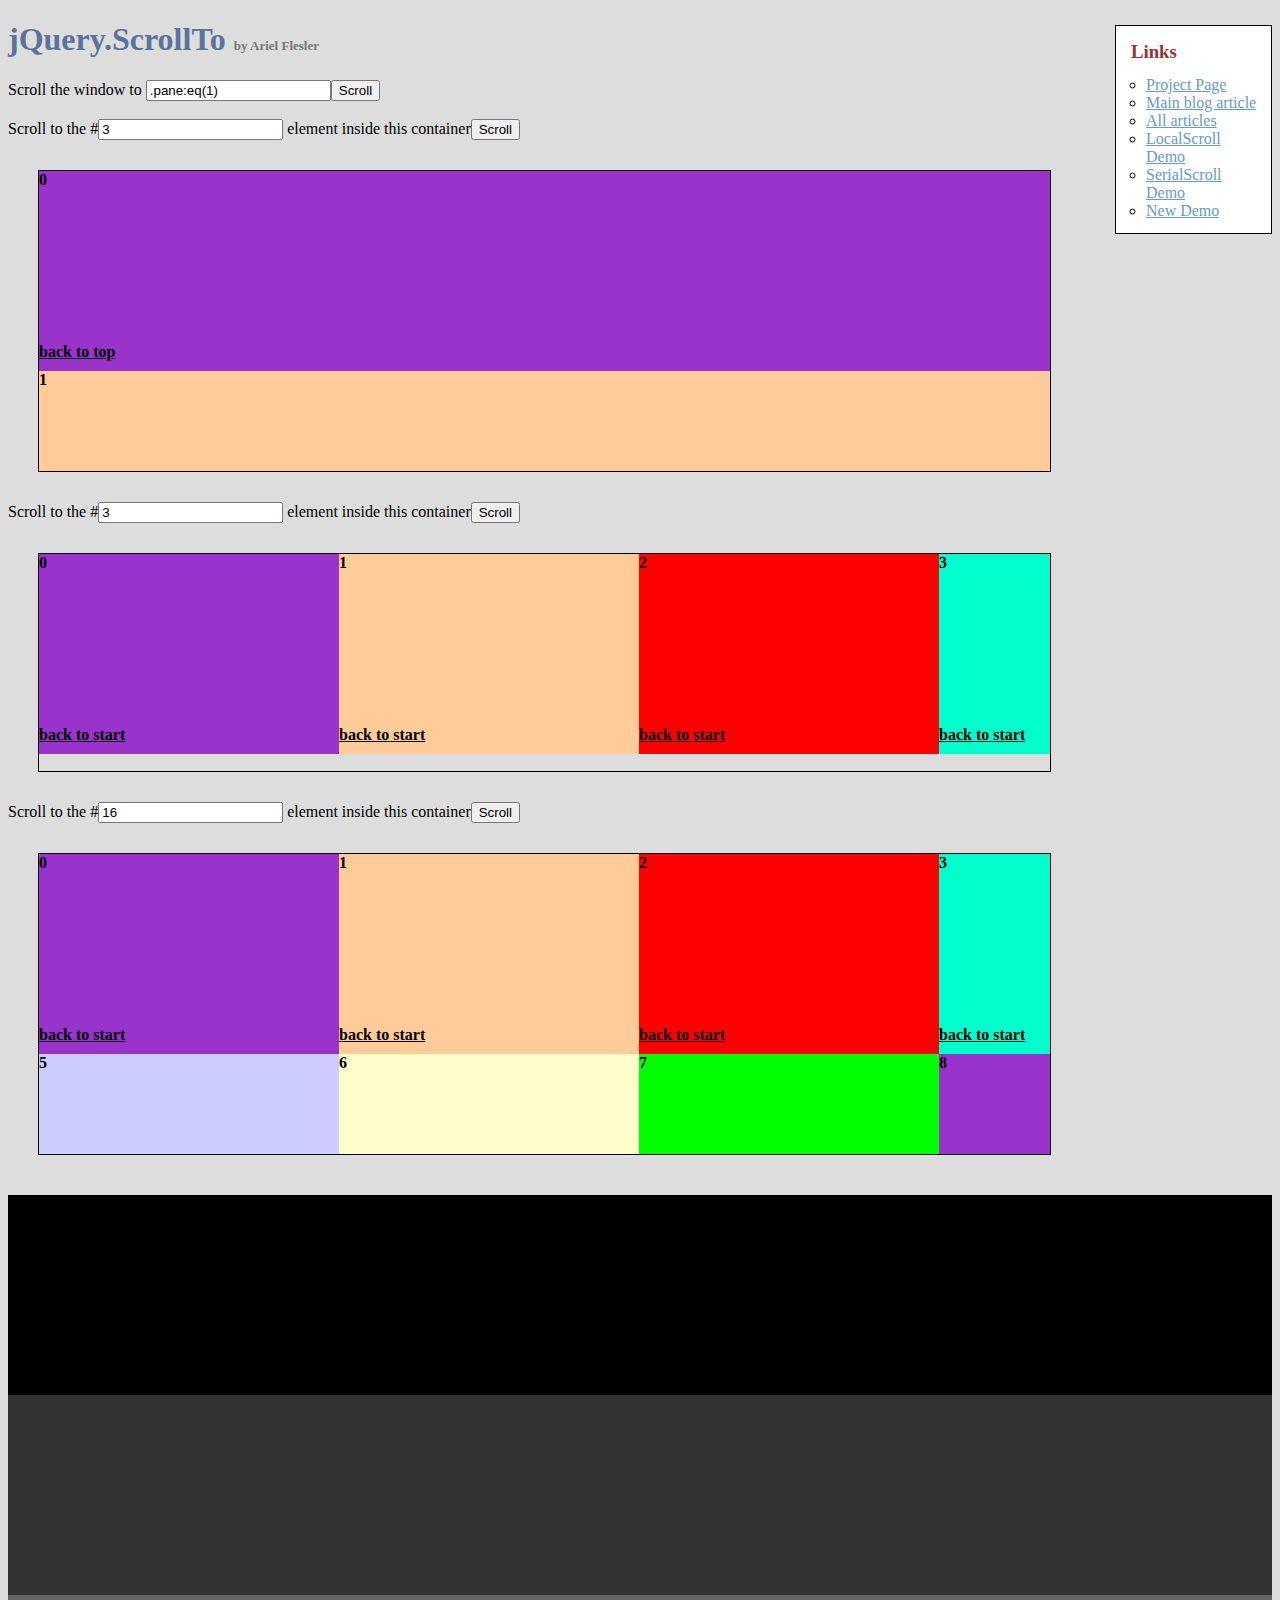
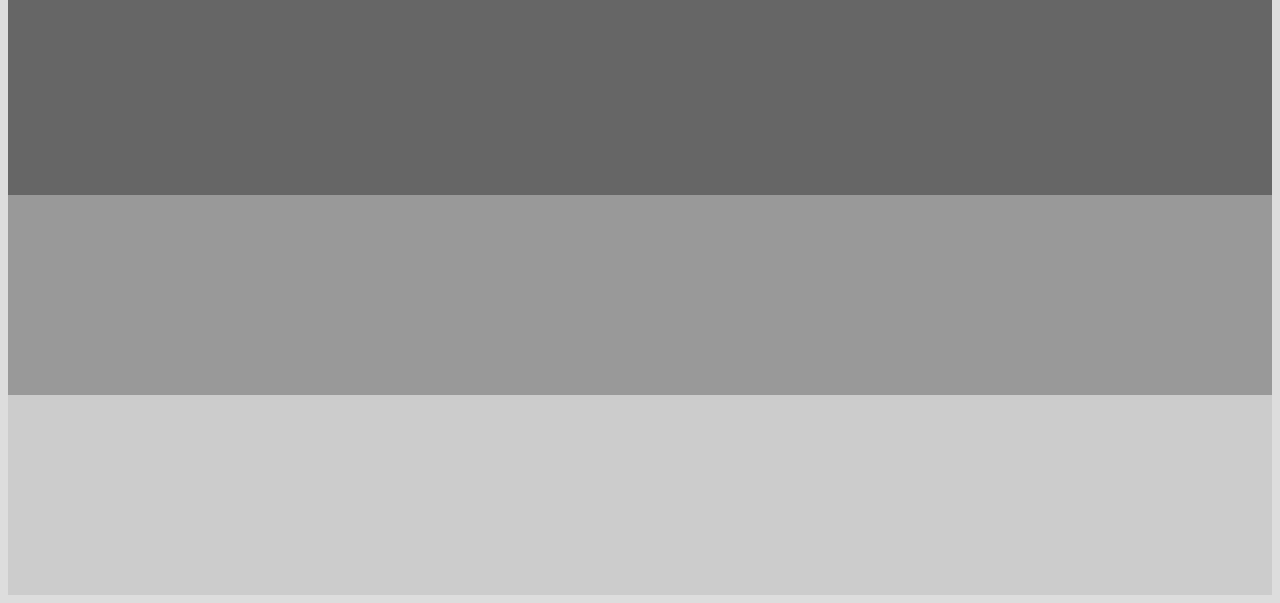
<file: assets/plugins/jquery-scrollTo/demo/index.old.html>
<!DOCTYPE html PUBLIC "-//W3C//DTD XHTML 1.0 Transitional//EN" "http://www.w3.org/TR/xhtml1/DTD/xhtml1-transitional.dtd">
<html xmlns="http://www.w3.org/1999/xhtml">
<head>
	<meta http-equiv="Content-Type" content="text/html; charset=iso-8859-1" />
	<title>jQuery.ScrollTo</title>
	<meta name="keywords" content="javascript, jquery, plugins, scroll, scrollTo, smooth, animation, to, effect, ariel, flesler, window, overflow, element, navigation, customizable" />
	<meta name="description" content="Demo of jQuery.scrollTo. Lightweight, cross-browser and highly customizable animated scrolling with jQuery, made by Ariel Flesler." />
	<meta name="robots" content="index,follow" />
	<link type="text/css" rel="stylesheet" href="css/style.old.css" />
	<script type="text/javascript" src="https://ajax.googleapis.com/ajax/libs/jquery/1.8.0/jquery.min.js"></script>
	<script type="text/javascript" src="../jquery.scrollTo.js"></script>
	<script type="text/javascript">
		jQuery(function( $ ){
			//borrowed from jQuery easing plugin
			//http://gsgd.co.uk/sandbox/jquery.easing.php
			$.easing.elasout = function(x, t, b, c, d) {
				var s=1.70158;var p=0;var a=c;
				if (t==0) return b;  if ((t/=d)==1) return b+c;  if (!p) p=d*.3;
				if (a < Math.abs(c)) { a=c; var s=p/4; }
				else var s = p/(2*Math.PI) * Math.asin (c/a);
				return a*Math.pow(2,-10*t) * Math.sin( (t*d-s)*(2*Math.PI)/p ) + c + b;
			};	
			$('button').click(function(){//this is not the cleanest way to do this, I'm just keeping it short.
				var index = parseInt( $(this).prev('input').val() ) || 0;
				var $c = $(this).parent().next();
				$c.stop().scrollTo('li:eq('+index+')', {duration:2500, easing:'elasout',axis:$c.attr('id')});
			});
			$('#btn_screen').click(function(){
				$.scrollTo( $('#txt_screen').val(), {duration:2500} );
			});
			$('div.container a').click(function(){
				var $c = $(this).parents('.container');
				$c.stop().scrollTo( 0, {duration:2000,axis:$c.attr('id'), queue:true} );
				return false;
			});
		});
	</script>
</head>
<body>
	<h1>jQuery.ScrollTo&nbsp;<strong>by Ariel Flesler</strong></h1>
	<div id="links" class="part" style="width:135px">
		<h3>Links</h3>
		<ul>
			<li><a target="_blank" href="http://plugins.jquery.com/project/ScrollTo">Project Page</a></li>
			<li><a target="_blank" href="http://flesler.blogspot.com/2007/10/jqueryscrollto.html">Main blog article</a></li>
			<li><a target="_blank" href="http://flesler.blogspot.com/search/label/jQuery.ScrollTo">All articles</a></li>
			<li><a target="_blank" href="http://flesler.webs.com/jQuery.LocalScroll/">LocalScroll Demo</a></li>
			<li><a target="_blank" href="http://flesler.webs.com/jQuery.SerialScroll/">SerialScroll Demo</a></li>
			<li><a target="_blank" href="./" rel="prev" rev="next">New Demo</a></li>
		</ul>
	</div>
	<label for="txt_screen">Scroll the window to <input id="txt_screen" type="text" value=".pane:eq(1)" /><input id="btn_screen" type="button" value="Scroll" /></label><br /><br />
	<label>Scroll to the #<input type="text" value="3" /> element inside this container<button>Scroll</button></label>
	<div id="y" class="container">
		<ul>
			<li style="background-color:#9933CC;"><p>0</p><a href="#">back to top</a></li>
			<li style="background-color:#FFCC99;"><p>1</p><a href="#">back to top</a></li>
			<li style="background-color:#FF0000;"><p>2</p><a href="#">back to top</a></li>
			<li style="background-color:#00FFCC;"><p>3</p><a href="#">back to top</a></li>
			<li style="background-color:#663366;"><p>4</p><a href="#">back to top</a></li>
			<li style="background-color:#CCCCFF;"><p>5</p><a href="#">back to top</a></li>
			<li style="background-color:#FFFFCC;"><p>6</p><a href="#">back to top</a></li>
			<li style="background-color:#00FF00;"><p>7</p><a href="#">back to top</a></li>
		</ul>
	</div>
	<label>Scroll to the #<input type="text" value="3" /> element inside this container<button>Scroll</button></label>
	<div id="x" class="container">
		<ul style="width:4820px;">
			<li style="background-color:#9933CC;"><p>0</p><a href="#">back to start</a></li>
			<li style="background-color:#FFCC99;"><p>1</p><a href="#">back to start</a></li>
			<li style="background-color:#FF0000;"><p>2</p><a href="#">back to start</a></li>
			<li style="background-color:#00FFCC;"><p>3</p><a href="#">back to start</a></li>
			<li style="background-color:#663366;"><p>4</p><a href="#">back to start</a></li>
			<li style="background-color:#CCCCFF;"><p>5</p><a href="#">back to start</a></li>
			<li style="background-color:#FFFFCC;"><p>6</p><a href="#">back to start</a></li>
			<li style="background-color:#00FF00;"><p>7</p><a href="#">back to start</a></li>
			<li style="background-color:#9933CC;"><p>8</p><a href="#">back to start</a></li>
			<li style="background-color:#FFCC99;"><p>9</p><a href="#">back to start</a></li>
			<li style="background-color:#FF0000;"><p>10</p><a href="#">back to start</a></li>
			<li style="background-color:#00FFCC;"><p>11</p><a href="#">back to start</a></li>
			<li style="background-color:#663366;"><p>12</p><a href="#">back to start</a></li>
			<li style="background-color:#CCCCFF;"><p>13</p><a href="#">back to start</a></li>
			<li style="background-color:#FFFFCC;"><p>14</p><a href="#">back to start</a></li>
			<li style="background-color:#00FF00;"><p>15</p><a href="#">back to start</a></li>
		</ul>
	</div>
	<label>Scroll to the #<input type="text" value="16" /> element inside this container<button>Scroll</button></label>
	<div id="xy" class="container">
		<ul style="width:1500px;">
			<li style="background-color:#9933CC;"><p>0</p><a href="#">back to start</a></li>
			<li style="background-color:#FFCC99;"><p>1</p><a href="#">back to start</a></li>
			<li style="background-color:#FF0000;"><p>2</p><a href="#">back to start</a></li>
			<li style="background-color:#00FFCC;"><p>3</p><a href="#">back to start</a></li>
			<li style="background-color:#663366;"><p>4</p><a href="#">back to start</a></li>
			<li style="background-color:#CCCCFF;"><p>5</p><a href="#">back to start</a></li>
			<li style="background-color:#FFFFCC;"><p>6</p><a href="#">back to start</a></li>
			<li style="background-color:#00FF00;"><p>7</p><a href="#">back to start</a></li>
			<li style="background-color:#9933CC;"><p>8</p><a href="#">back to start</a></li>
			<li style="background-color:#FFCC99;"><p>9</p><a href="#">back to start</a></li>
			<li style="background-color:#FF0000;"><p>10</p><a href="#">back to start</a></li>
			<li style="background-color:#00FFCC;"><p>11</p><a href="#">back to start</a></li>
			<li style="background-color:#663366;"><p>12</p><a href="#">back to start</a></li>
			<li style="background-color:#CCCCFF;"><p>13</p><a href="#">back to start</a></li>
			<li style="background-color:#FFFFCC;"><p>14</p><a href="#">back to start</a></li>
			<li style="background-color:#00FF00;"><p>15</p><a href="#">back to start</a></li>
			<li style="background-color:#9933CC;"><p>16</p><a href="#">back to start</a></li>
			<li style="background-color:#FFCC99;"><p>17</p><a href="#">back to start</a></li>
			<li style="background-color:#FF0000;"><p>18</p><a href="#">back to start</a></li>
			<li style="background-color:#00FFCC;"><p>19</p><a href="#">back to start</a></li>
			<li style="background-color:#663366;"><p>20</p><a href="#">back to start</a></li>
			<li style="background-color:#CCCCFF;"><p>21</p><a href="#">back to start</a></li>
			<li style="background-color:#FFFFCC;"><p>22</p><a href="#">back to start</a></li>
			<li style="background-color:#00FF00;"><p>23</p><a href="#">back to start</a></li>
			<li style="background-color:#9933CC;"><p>24</p><a href="#">back to start</a></li>
			<li style="background-color:#FFCC99;"><p>25</p><a href="#">back to start</a></li>
			<li style="background-color:#FF0000;"><p>26</p><a href="#">back to start</a></li>
			<li style="background-color:#00FFCC;"><p>27</p><a href="#">back to start</a></li>
			<li style="background-color:#663366;"><p>28</p><a href="#">back to start</a></li>
			<li style="background-color:#CCCCFF;"><p>29</p><a href="#">back to start</a></li>
		</ul>
	</div>
	<div class="pane" style="background-color:#000000;margin-top:40px;"></div>
	<div class="pane" style="background-color:#333333;"></div>
	<div class="pane" style="background-color:#666666;"></div>
	<div class="pane" style="background-color:#999999;"></div>
	<div class="pane" style="background-color:#CCCCCC;"></div>
</body>
</html>
</file>
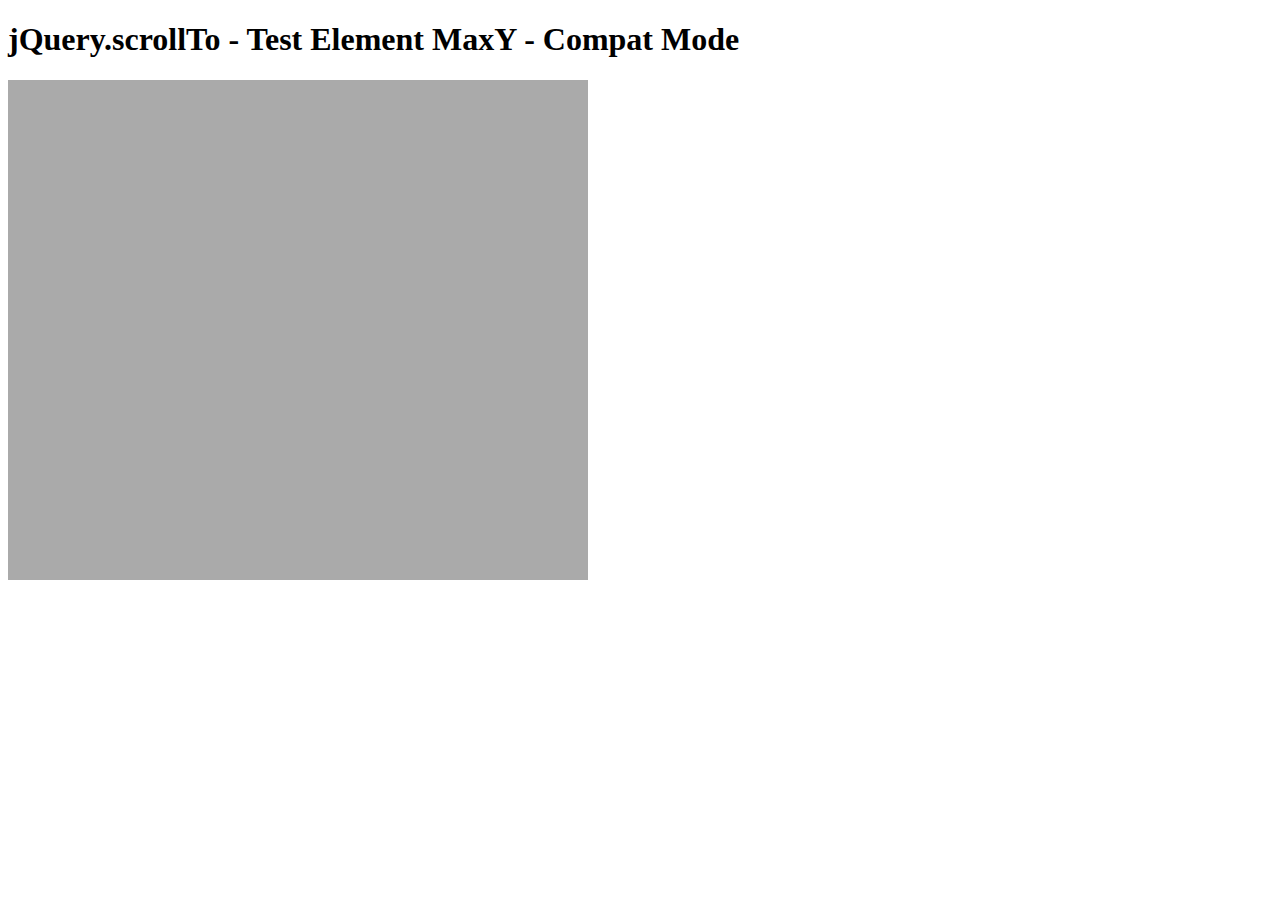
<file: assets/plugins/jquery-scrollTo/tests/ElemMaxY-compat.html>
<!DOCTYPE html PUBLIC "-//W3C//DTD XHTML 1.0 Transitional//EN" "http://www.w3.org/TR/xhtml1/DTD/xhtml1-transitional.dtd">
<html xmlns="http://www.w3.org/1999/xhtml">
<head>
	<meta http-equiv="Content-Type" content="text/html; charset=iso-8859-1" />
	<title>jQuery.scrollTo - Test Element MaxY - Compat Mode</title>
	<script type="text/javascript" src="https://code.jquery.com/jquery-1.11.0.js"></script>
	<script type="text/javascript" src="../jquery.scrollTo.js"></script>
	<script type="text/javascript" src="test.js"></script>
</head>
<body>
	<h1>jQuery.scrollTo - Test Element MaxY - Compat Mode</h1>
	
	<div id="viewport" style="width:600px;height:500px;overflow: auto">
		<div id="ua" style="height:1500px; width:500px; padding:0 40px; background-color:#AAA">
			&nbsp;
		</div>
	</div>
	<script type="text/javascript">
		$('#viewport').test();
	</script>
</html>
</file>
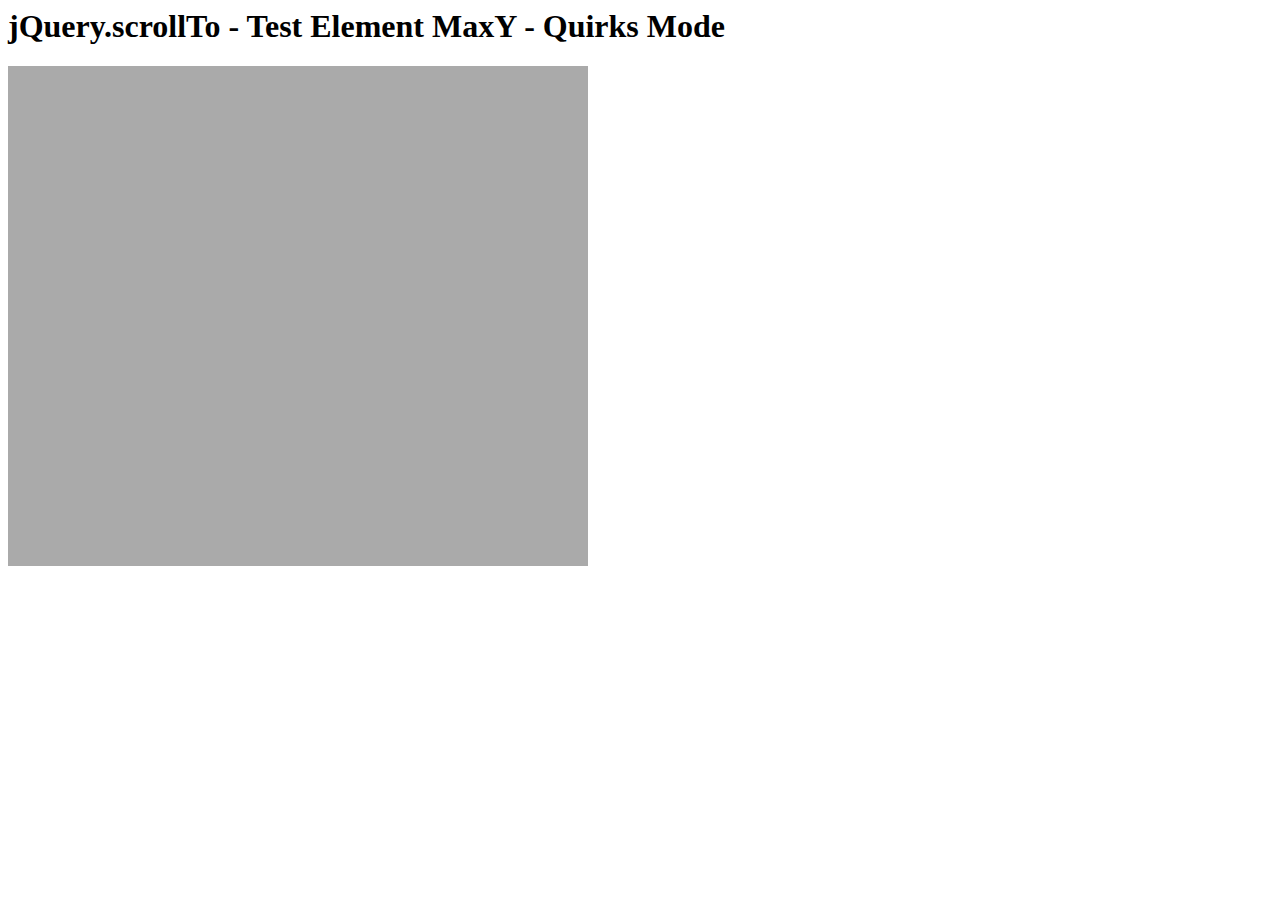
<file: assets/plugins/jquery-scrollTo/tests/ElemMaxY-quirks.html>
<html>
<head>
	<meta http-equiv="Content-Type" content="text/html; charset=iso-8859-1" />
	<title>jQuery.scrollTo - Test Element MaxY - Quirks Mode</title>
	<script type="text/javascript" src="https://code.jquery.com/jquery-1.11.0.js"></script>
	<script type="text/javascript" src="../jquery.scrollTo.js"></script>
	<script type="text/javascript" src="test.js"></script>
</head>
<body>
	<h1>jQuery.scrollTo - Test Element MaxY - Quirks Mode</h1>
	
	<div id="viewport" style="width:600px;height:500px;overflow: auto">
		<div id="ua" style="height:1500px; width:500px; padding:0 40px; background-color:#AAA">
			&nbsp;
		</div>
	</div>
	<script type="text/javascript">
		$('#viewport').test();
	</script>
</html>
</file>
<file: assets/plugins/elegant_font/css/style.css>
@font-face {
	font-family: 'ElegantIcons';
	src:url('fonts/ElegantIcons.eot');
	src:url('fonts/ElegantIcons.eot?#iefix') format('embedded-opentype'),
		url('fonts/ElegantIcons.woff') format('woff'),
		url('fonts/ElegantIcons.ttf') format('truetype'),
		url('fonts/ElegantIcons.svg#ElegantIcons') format('svg');
	font-weight: normal;
	font-style: normal;
}

/* Use the following CSS code if you want to use data attributes for inserting your icons */
[data-icon]:before {
	font-family: 'ElegantIcons';
	content: attr(data-icon);
	speak: none;
	font-weight: normal;
	font-variant: normal;
	text-transform: none;
	line-height: 1;
	-webkit-font-smoothing: antialiased;
	-moz-osx-font-smoothing: grayscale;
}

/* Use the following CSS code if you want to have a class per icon */
/*
Instead of a list of all class selectors,
you can use the generic selector below, but it's slower:
[class*="your-class-prefix"] {
*/
.arrow_up, .arrow_down, .arrow_left, .arrow_right, .arrow_left-up, .arrow_right-up, .arrow_right-down, .arrow_left-down, .arrow-up-down, .arrow_up-down_alt, .arrow_left-right_alt, .arrow_left-right, .arrow_expand_alt2, .arrow_expand_alt, .arrow_condense, .arrow_expand, .arrow_move, .arrow_carrot-up, .arrow_carrot-down, .arrow_carrot-left, .arrow_carrot-right, .arrow_carrot-2up, .arrow_carrot-2down, .arrow_carrot-2left, .arrow_carrot-2right, .arrow_carrot-up_alt2, .arrow_carrot-down_alt2, .arrow_carrot-left_alt2, .arrow_carrot-right_alt2, .arrow_carrot-2up_alt2, .arrow_carrot-2down_alt2, .arrow_carrot-2left_alt2, .arrow_carrot-2right_alt2, .arrow_triangle-up, .arrow_triangle-down, .arrow_triangle-left, .arrow_triangle-right, .arrow_triangle-up_alt2, .arrow_triangle-down_alt2, .arrow_triangle-left_alt2, .arrow_triangle-right_alt2, .arrow_back, .icon_minus-06, .icon_plus, .icon_close, .icon_check, .icon_minus_alt2, .icon_plus_alt2, .icon_close_alt2, .icon_check_alt2, .icon_zoom-out_alt, .icon_zoom-in_alt, .icon_search, .icon_box-empty, .icon_box-selected, .icon_minus-box, .icon_plus-box, .icon_box-checked, .icon_circle-empty, .icon_circle-slelected, .icon_stop_alt2, .icon_stop, .icon_pause_alt2, .icon_pause, .icon_menu, .icon_menu-square_alt2, .icon_menu-circle_alt2, .icon_ul, .icon_ol, .icon_adjust-horiz, .icon_adjust-vert, .icon_document_alt, .icon_documents_alt, .icon_pencil, .icon_pencil-edit_alt, .icon_pencil-edit, .icon_folder-alt, .icon_folder-open_alt, .icon_folder-add_alt, .icon_info_alt, .icon_error-oct_alt, .icon_error-circle_alt, .icon_error-triangle_alt, .icon_question_alt2, .icon_question, .icon_comment_alt, .icon_chat_alt, .icon_vol-mute_alt, .icon_volume-low_alt, .icon_volume-high_alt, .icon_quotations, .icon_quotations_alt2, .icon_clock_alt, .icon_lock_alt, .icon_lock-open_alt, .icon_key_alt, .icon_cloud_alt, .icon_cloud-upload_alt, .icon_cloud-download_alt, .icon_image, .icon_images, .icon_lightbulb_alt, .icon_gift_alt, .icon_house_alt, .icon_genius, .icon_mobile, .icon_tablet, .icon_laptop, .icon_desktop, .icon_camera_alt, .icon_mail_alt, .icon_cone_alt, .icon_ribbon_alt, .icon_bag_alt, .icon_creditcard, .icon_cart_alt, .icon_paperclip, .icon_tag_alt, .icon_tags_alt, .icon_trash_alt, .icon_cursor_alt, .icon_mic_alt, .icon_compass_alt, .icon_pin_alt, .icon_pushpin_alt, .icon_map_alt, .icon_drawer_alt, .icon_toolbox_alt, .icon_book_alt, .icon_calendar, .icon_film, .icon_table, .icon_contacts_alt, .icon_headphones, .icon_lifesaver, .icon_piechart, .icon_refresh, .icon_link_alt, .icon_link, .icon_loading, .icon_blocked, .icon_archive_alt, .icon_heart_alt, .icon_star_alt, .icon_star-half_alt, .icon_star, .icon_star-half, .icon_tools, .icon_tool, .icon_cog, .icon_cogs, .arrow_up_alt, .arrow_down_alt, .arrow_left_alt, .arrow_right_alt, .arrow_left-up_alt, .arrow_right-up_alt, .arrow_right-down_alt, .arrow_left-down_alt, .arrow_condense_alt, .arrow_expand_alt3, .arrow_carrot_up_alt, .arrow_carrot-down_alt, .arrow_carrot-left_alt, .arrow_carrot-right_alt, .arrow_carrot-2up_alt, .arrow_carrot-2dwnn_alt, .arrow_carrot-2left_alt, .arrow_carrot-2right_alt, .arrow_triangle-up_alt, .arrow_triangle-down_alt, .arrow_triangle-left_alt, .arrow_triangle-right_alt, .icon_minus_alt, .icon_plus_alt, .icon_close_alt, .icon_check_alt, .icon_zoom-out, .icon_zoom-in, .icon_stop_alt, .icon_menu-square_alt, .icon_menu-circle_alt, .icon_document, .icon_documents, .icon_pencil_alt, .icon_folder, .icon_folder-open, .icon_folder-add, .icon_folder_upload, .icon_folder_download, .icon_info, .icon_error-circle, .icon_error-oct, .icon_error-triangle, .icon_question_alt, .icon_comment, .icon_chat, .icon_vol-mute, .icon_volume-low, .icon_volume-high, .icon_quotations_alt, .icon_clock, .icon_lock, .icon_lock-open, .icon_key, .icon_cloud, .icon_cloud-upload, .icon_cloud-download, .icon_lightbulb, .icon_gift, .icon_house, .icon_camera, .icon_mail, .icon_cone, .icon_ribbon, .icon_bag, .icon_cart, .icon_tag, .icon_tags, .icon_trash, .icon_cursor, .icon_mic, .icon_compass, .icon_pin, .icon_pushpin, .icon_map, .icon_drawer, .icon_toolbox, .icon_book, .icon_contacts, .icon_archive, .icon_heart, .icon_profile, .icon_group, .icon_grid-2x2, .icon_grid-3x3, .icon_music, .icon_pause_alt, .icon_phone, .icon_upload, .icon_download, .social_facebook, .social_twitter, .social_pinterest, .social_googleplus, .social_tumblr, .social_tumbleupon, .social_wordpress, .social_instagram, .social_dribbble, .social_vimeo, .social_linkedin, .social_rss, .social_deviantart, .social_share, .social_myspace, .social_skype, .social_youtube, .social_picassa, .social_googledrive, .social_flickr, .social_blogger, .social_spotify, .social_delicious, .social_facebook_circle, .social_twitter_circle, .social_pinterest_circle, .social_googleplus_circle, .social_tumblr_circle, .social_stumbleupon_circle, .social_wordpress_circle, .social_instagram_circle, .social_dribbble_circle, .social_vimeo_circle, .social_linkedin_circle, .social_rss_circle, .social_deviantart_circle, .social_share_circle, .social_myspace_circle, .social_skype_circle, .social_youtube_circle, .social_picassa_circle, .social_googledrive_alt2, .social_flickr_circle, .social_blogger_circle, .social_spotify_circle, .social_delicious_circle, .social_facebook_square, .social_twitter_square, .social_pinterest_square, .social_googleplus_square, .social_tumblr_square, .social_stumbleupon_square, .social_wordpress_square, .social_instagram_square, .social_dribbble_square, .social_vimeo_square, .social_linkedin_square, .social_rss_square, .social_deviantart_square, .social_share_square, .social_myspace_square, .social_skype_square, .social_youtube_square, .social_picassa_square, .social_googledrive_square, .social_flickr_square, .social_blogger_square, .social_spotify_square, .social_delicious_square, .icon_printer, .icon_calulator, .icon_building, .icon_floppy, .icon_drive, .icon_search-2, .icon_id, .icon_id-2, .icon_puzzle, .icon_like, .icon_dislike, .icon_mug, .icon_currency, .icon_wallet, .icon_pens, .icon_easel, .icon_flowchart, .icon_datareport, .icon_briefcase, .icon_shield, .icon_percent, .icon_globe, .icon_globe-2, .icon_target, .icon_hourglass, .icon_balance, .icon_rook, .icon_printer-alt, .icon_calculator_alt, .icon_building_alt, .icon_floppy_alt, .icon_drive_alt, .icon_search_alt, .icon_id_alt, .icon_id-2_alt, .icon_puzzle_alt, .icon_like_alt, .icon_dislike_alt, .icon_mug_alt, .icon_currency_alt, .icon_wallet_alt, .icon_pens_alt, .icon_easel_alt, .icon_flowchart_alt, .icon_datareport_alt, .icon_briefcase_alt, .icon_shield_alt, .icon_percent_alt, .icon_globe_alt, .icon_clipboard {
	font-family: 'ElegantIcons';
	speak: none;
	font-style: normal;
	font-weight: normal;
	font-variant: normal;
	text-transform: none;
	line-height: 1;
	-webkit-font-smoothing: antialiased;
}
.arrow_up:before {
	content: "\21";
}
.arrow_down:before {
	content: "\22";
}
.arrow_left:before {
	content: "\23";
}
.arrow_right:before {
	content: "\24";
}
.arrow_left-up:before {
	content: "\25";
}
.arrow_right-up:before {
	content: "\26";
}
.arrow_right-down:before {
	content: "\27";
}
.arrow_left-down:before {
	content: "\28";
}
.arrow-up-down:before {
	content: "\29";
}
.arrow_up-down_alt:before {
	content: "\2a";
}
.arrow_left-right_alt:before {
	content: "\2b";
}
.arrow_left-right:before {
	content: "\2c";
}
.arrow_expand_alt2:before {
	content: "\2d";
}
.arrow_expand_alt:before {
	content: "\2e";
}
.arrow_condense:before {
	content: "\2f";
}
.arrow_expand:before {
	content: "\30";
}
.arrow_move:before {
	content: "\31";
}
.arrow_carrot-up:before {
	content: "\32";
}
.arrow_carrot-down:before {
	content: "\33";
}
.arrow_carrot-left:before {
	content: "\34";
}
.arrow_carrot-right:before {
	content: "\35";
}
.arrow_carrot-2up:before {
	content: "\36";
}
.arrow_carrot-2down:before {
	content: "\37";
}
.arrow_carrot-2left:before {
	content: "\38";
}
.arrow_carrot-2right:before {
	content: "\39";
}
.arrow_carrot-up_alt2:before {
	content: "\3a";
}
.arrow_carrot-down_alt2:before {
	content: "\3b";
}
.arrow_carrot-left_alt2:before {
	content: "\3c";
}
.arrow_carrot-right_alt2:before {
	content: "\3d";
}
.arrow_carrot-2up_alt2:before {
	content: "\3e";
}
.arrow_carrot-2down_alt2:before {
	content: "\3f";
}
.arrow_carrot-2left_alt2:before {
	content: "\40";
}
.arrow_carrot-2right_alt2:before {
	content: "\41";
}
.arrow_triangle-up:before {
	content: "\42";
}
.arrow_triangle-down:before {
	content: "\43";
}
.arrow_triangle-left:before {
	content: "\44";
}
.arrow_triangle-right:before {
	content: "\45";
}
.arrow_triangle-up_alt2:before {
	content: "\46";
}
.arrow_triangle-down_alt2:before {
	content: "\47";
}
.arrow_triangle-left_alt2:before {
	content: "\48";
}
.arrow_triangle-right_alt2:before {
	content: "\49";
}
.arrow_back:before {
	content: "\4a";
}
.icon_minus-06:before {
	content: "\4b";
}
.icon_plus:before {
	content: "\4c";
}
.icon_close:before {
	content: "\4d";
}
.icon_check:before {
	content: "\4e";
}
.icon_minus_alt2:before {
	content: "\4f";
}
.icon_plus_alt2:before {
	content: "\50";
}
.icon_close_alt2:before {
	content: "\51";
}
.icon_check_alt2:before {
	content: "\52";
}
.icon_zoom-out_alt:before {
	content: "\53";
}
.icon_zoom-in_alt:before {
	content: "\54";
}
.icon_search:before {
	content: "\55";
}
.icon_box-empty:before {
	content: "\56";
}
.icon_box-selected:before {
	content: "\57";
}
.icon_minus-box:before {
	content: "\58";
}
.icon_plus-box:before {
	content: "\59";
}
.icon_box-checked:before {
	content: "\5a";
}
.icon_circle-empty:before {
	content: "\5b";
}
.icon_circle-slelected:before {
	content: "\5c";
}
.icon_stop_alt2:before {
	content: "\5d";
}
.icon_stop:before {
	content: "\5e";
}
.icon_pause_alt2:before {
	content: "\5f";
}
.icon_pause:before {
	content: "\60";
}
.icon_menu:before {
	content: "\61";
}
.icon_menu-square_alt2:before {
	content: "\62";
}
.icon_menu-circle_alt2:before {
	content: "\63";
}
.icon_ul:before {
	content: "\64";
}
.icon_ol:before {
	content: "\65";
}
.icon_adjust-horiz:before {
	content: "\66";
}
.icon_adjust-vert:before {
	content: "\67";
}
.icon_document_alt:before {
	content: "\68";
}
.icon_documents_alt:before {
	content: "\69";
}
.icon_pencil:before {
	content: "\6a";
}
.icon_pencil-edit_alt:before {
	content: "\6b";
}
.icon_pencil-edit:before {
	content: "\6c";
}
.icon_folder-alt:before {
	content: "\6d";
}
.icon_folder-open_alt:before {
	content: "\6e";
}
.icon_folder-add_alt:before {
	content: "\6f";
}
.icon_info_alt:before {
	content: "\70";
}
.icon_error-oct_alt:before {
	content: "\71";
}
.icon_error-circle_alt:before {
	content: "\72";
}
.icon_error-triangle_alt:before {
	content: "\73";
}
.icon_question_alt2:before {
	content: "\74";
}
.icon_question:before {
	content: "\75";
}
.icon_comment_alt:before {
	content: "\76";
}
.icon_chat_alt:before {
	content: "\77";
}
.icon_vol-mute_alt:before {
	content: "\78";
}
.icon_volume-low_alt:before {
	content: "\79";
}
.icon_volume-high_alt:before {
	content: "\7a";
}
.icon_quotations:before {
	content: "\7b";
}
.icon_quotations_alt2:before {
	content: "\7c";
}
.icon_clock_alt:before {
	content: "\7d";
}
.icon_lock_alt:before {
	content: "\7e";
}
.icon_lock-open_alt:before {
	content: "\e000";
}
.icon_key_alt:before {
	content: "\e001";
}
.icon_cloud_alt:before {
	content: "\e002";
}
.icon_cloud-upload_alt:before {
	content: "\e003";
}
.icon_cloud-download_alt:before {
	content: "\e004";
}
.icon_image:before {
	content: "\e005";
}
.icon_images:before {
	content: "\e006";
}
.icon_lightbulb_alt:before {
	content: "\e007";
}
.icon_gift_alt:before {
	content: "\e008";
}
.icon_house_alt:before {
	content: "\e009";
}
.icon_genius:before {
	content: "\e00a";
}
.icon_mobile:before {
	content: "\e00b";
}
.icon_tablet:before {
	content: "\e00c";
}
.icon_laptop:before {
	content: "\e00d";
}
.icon_desktop:before {
	content: "\e00e";
}
.icon_camera_alt:before {
	content: "\e00f";
}
.icon_mail_alt:before {
	content: "\e010";
}
.icon_cone_alt:before {
	content: "\e011";
}
.icon_ribbon_alt:before {
	content: "\e012";
}
.icon_bag_alt:before {
	content: "\e013";
}
.icon_creditcard:before {
	content: "\e014";
}
.icon_cart_alt:before {
	content: "\e015";
}
.icon_paperclip:before {
	content: "\e016";
}
.icon_tag_alt:before {
	content: "\e017";
}
.icon_tags_alt:before {
	content: "\e018";
}
.icon_trash_alt:before {
	content: "\e019";
}
.icon_cursor_alt:before {
	content: "\e01a";
}
.icon_mic_alt:before {
	content: "\e01b";
}
.icon_compass_alt:before {
	content: "\e01c";
}
.icon_pin_alt:before {
	content: "\e01d";
}
.icon_pushpin_alt:before {
	content: "\e01e";
}
.icon_map_alt:before {
	content: "\e01f";
}
.icon_drawer_alt:before {
	content: "\e020";
}
.icon_toolbox_alt:before {
	content: "\e021";
}
.icon_book_alt:before {
	content: "\e022";
}
.icon_calendar:before {
	content: "\e023";
}
.icon_film:before {
	content: "\e024";
}
.icon_table:before {
	content: "\e025";
}
.icon_contacts_alt:before {
	content: "\e026";
}
.icon_headphones:before {
	content: "\e027";
}
.icon_lifesaver:before {
	content: "\e028";
}
.icon_piechart:before {
	content: "\e029";
}
.icon_refresh:before {
	content: "\e02a";
}
.icon_link_alt:before {
	content: "\e02b";
}
.icon_link:before {
	content: "\e02c";
}
.icon_loading:before {
	content: "\e02d";
}
.icon_blocked:before {
	content: "\e02e";
}
.icon_archive_alt:before {
	content: "\e02f";
}
.icon_heart_alt:before {
	content: "\e030";
}
.icon_star_alt:before {
	content: "\e031";
}
.icon_star-half_alt:before {
	content: "\e032";
}
.icon_star:before {
	content: "\e033";
}
.icon_star-half:before {
	content: "\e034";
}
.icon_tools:before {
	content: "\e035";
}
.icon_tool:before {
	content: "\e036";
}
.icon_cog:before {
	content: "\e037";
}
.icon_cogs:before {
	content: "\e038";
}
.arrow_up_alt:before {
	content: "\e039";
}
.arrow_down_alt:before {
	content: "\e03a";
}
.arrow_left_alt:before {
	content: "\e03b";
}
.arrow_right_alt:before {
	content: "\e03c";
}
.arrow_left-up_alt:before {
	content: "\e03d";
}
.arrow_right-up_alt:before {
	content: "\e03e";
}
.arrow_right-down_alt:before {
	content: "\e03f";
}
.arrow_left-down_alt:before {
	content: "\e040";
}
.arrow_condense_alt:before {
	content: "\e041";
}
.arrow_expand_alt3:before {
	content: "\e042";
}
.arrow_carrot_up_alt:before {
	content: "\e043";
}
.arrow_carrot-down_alt:before {
	content: "\e044";
}
.arrow_carrot-left_alt:before {
	content: "\e045";
}
.arrow_carrot-right_alt:before {
	content: "\e046";
}
.arrow_carrot-2up_alt:before {
	content: "\e047";
}
.arrow_carrot-2dwnn_alt:before {
	content: "\e048";
}
.arrow_carrot-2left_alt:before {
	content: "\e049";
}
.arrow_carrot-2right_alt:before {
	content: "\e04a";
}
.arrow_triangle-up_alt:before {
	content: "\e04b";
}
.arrow_triangle-down_alt:before {
	content: "\e04c";
}
.arrow_triangle-left_alt:before {
	content: "\e04d";
}
.arrow_triangle-right_alt:before {
	content: "\e04e";
}
.icon_minus_alt:before {
	content: "\e04f";
}
.icon_plus_alt:before {
	content: "\e050";
}
.icon_close_alt:before {
	content: "\e051";
}
.icon_check_alt:before {
	content: "\e052";
}
.icon_zoom-out:before {
	content: "\e053";
}
.icon_zoom-in:before {
	content: "\e054";
}
.icon_stop_alt:before {
	content: "\e055";
}
.icon_menu-square_alt:before {
	content: "\e056";
}
.icon_menu-circle_alt:before {
	content: "\e057";
}
.icon_document:before {
	content: "\e058";
}
.icon_documents:before {
	content: "\e059";
}
.icon_pencil_alt:before {
	content: "\e05a";
}
.icon_folder:before {
	content: "\e05b";
}
.icon_folder-open:before {
	content: "\e05c";
}
.icon_folder-add:before {
	content: "\e05d";
}
.icon_folder_upload:before {
	content: "\e05e";
}
.icon_folder_download:before {
	content: "\e05f";
}
.icon_info:before {
	content: "\e060";
}
.icon_error-circle:before {
	content: "\e061";
}
.icon_error-oct:before {
	content: "\e062";
}
.icon_error-triangle:before {
	content: "\e063";
}
.icon_question_alt:before {
	content: "\e064";
}
.icon_comment:before {
	content: "\e065";
}
.icon_chat:before {
	content: "\e066";
}
.icon_vol-mute:before {
	content: "\e067";
}
.icon_volume-low:before {
	content: "\e068";
}
.icon_volume-high:before {
	content: "\e069";
}
.icon_quotations_alt:before {
	content: "\e06a";
}
.icon_clock:before {
	content: "\e06b";
}
.icon_lock:before {
	content: "\e06c";
}
.icon_lock-open:before {
	content: "\e06d";
}
.icon_key:before {
	content: "\e06e";
}
.icon_cloud:before {
	content: "\e06f";
}
.icon_cloud-upload:before {
	content: "\e070";
}
.icon_cloud-download:before {
	content: "\e071";
}
.icon_lightbulb:before {
	content: "\e072";
}
.icon_gift:before {
	content: "\e073";
}
.icon_house:before {
	content: "\e074";
}
.icon_camera:before {
	content: "\e075";
}
.icon_mail:before {
	content: "\e076";
}
.icon_cone:before {
	content: "\e077";
}
.icon_ribbon:before {
	content: "\e078";
}
.icon_bag:before {
	content: "\e079";
}
.icon_cart:before {
	content: "\e07a";
}
.icon_tag:before {
	content: "\e07b";
}
.icon_tags:before {
	content: "\e07c";
}
.icon_trash:before {
	content: "\e07d";
}
.icon_cursor:before {
	content: "\e07e";
}
.icon_mic:before {
	content: "\e07f";
}
.icon_compass:before {
	content: "\e080";
}
.icon_pin:before {
	content: "\e081";
}
.icon_pushpin:before {
	content: "\e082";
}
.icon_map:before {
	content: "\e083";
}
.icon_drawer:before {
	content: "\e084";
}
.icon_toolbox:before {
	content: "\e085";
}
.icon_book:before {
	content: "\e086";
}
.icon_contacts:before {
	content: "\e087";
}
.icon_archive:before {
	content: "\e088";
}
.icon_heart:before {
	content: "\e089";
}
.icon_profile:before {
	content: "\e08a";
}
.icon_group:before {
	content: "\e08b";
}
.icon_grid-2x2:before {
	content: "\e08c";
}
.icon_grid-3x3:before {
	content: "\e08d";
}
.icon_music:before {
	content: "\e08e";
}
.icon_pause_alt:before {
	content: "\e08f";
}
.icon_phone:before {
	content: "\e090";
}
.icon_upload:before {
	content: "\e091";
}
.icon_download:before {
	content: "\e092";
}
.social_facebook:before {
	content: "\e093";
}
.social_twitter:before {
	content: "\e094";
}
.social_pinterest:before {
	content: "\e095";
}
.social_googleplus:before {
	content: "\e096";
}
.social_tumblr:before {
	content: "\e097";
}
.social_tumbleupon:before {
	content: "\e098";
}
.social_wordpress:before {
	content: "\e099";
}
.social_instagram:before {
	content: "\e09a";
}
.social_dribbble:before {
	content: "\e09b";
}
.social_vimeo:before {
	content: "\e09c";
}
.social_linkedin:before {
	content: "\e09d";
}
.social_rss:before {
	content: "\e09e";
}
.social_deviantart:before {
	content: "\e09f";
}
.social_share:before {
	content: "\e0a0";
}
.social_myspace:before {
	content: "\e0a1";
}
.social_skype:before {
	content: "\e0a2";
}
.social_youtube:before {
	content: "\e0a3";
}
.social_picassa:before {
	content: "\e0a4";
}
.social_googledrive:before {
	content: "\e0a5";
}
.social_flickr:before {
	content: "\e0a6";
}
.social_blogger:before {
	content: "\e0a7";
}
.social_spotify:before {
	content: "\e0a8";
}
.social_delicious:before {
	content: "\e0a9";
}
.social_facebook_circle:before {
	content: "\e0aa";
}
.social_twitter_circle:before {
	content: "\e0ab";
}
.social_pinterest_circle:before {
	content: "\e0ac";
}
.social_googleplus_circle:before {
	content: "\e0ad";
}
.social_tumblr_circle:before {
	content: "\e0ae";
}
.social_stumbleupon_circle:before {
	content: "\e0af";
}
.social_wordpress_circle:before {
	content: "\e0b0";
}
.social_instagram_circle:before {
	content: "\e0b1";
}
.social_dribbble_circle:before {
	content: "\e0b2";
}
.social_vimeo_circle:before {
	content: "\e0b3";
}
.social_linkedin_circle:before {
	content: "\e0b4";
}
.social_rss_circle:before {
	content: "\e0b5";
}
.social_deviantart_circle:before {
	content: "\e0b6";
}
.social_share_circle:before {
	content: "\e0b7";
}
.social_myspace_circle:before {
	content: "\e0b8";
}
.social_skype_circle:before {
	content: "\e0b9";
}
.social_youtube_circle:before {
	content: "\e0ba";
}
.social_picassa_circle:before {
	content: "\e0bb";
}
.social_googledrive_alt2:before {
	content: "\e0bc";
}
.social_flickr_circle:before {
	content: "\e0bd";
}
.social_blogger_circle:before {
	content: "\e0be";
}
.social_spotify_circle:before {
	content: "\e0bf";
}
.social_delicious_circle:before {
	content: "\e0c0";
}
.social_facebook_square:before {
	content: "\e0c1";
}
.social_twitter_square:before {
	content: "\e0c2";
}
.social_pinterest_square:before {
	content: "\e0c3";
}
.social_googleplus_square:before {
	content: "\e0c4";
}
.social_tumblr_square:before {
	content: "\e0c5";
}
.social_stumbleupon_square:before {
	content: "\e0c6";
}
.social_wordpress_square:before {
	content: "\e0c7";
}
.social_instagram_square:before {
	content: "\e0c8";
}
.social_dribbble_square:before {
	content: "\e0c9";
}
.social_vimeo_square:before {
	content: "\e0ca";
}
.social_linkedin_square:before {
	content: "\e0cb";
}
.social_rss_square:before {
	content: "\e0cc";
}
.social_deviantart_square:before {
	content: "\e0cd";
}
.social_share_square:before {
	content: "\e0ce";
}
.social_myspace_square:before {
	content: "\e0cf";
}
.social_skype_square:before {
	content: "\e0d0";
}
.social_youtube_square:before {
	content: "\e0d1";
}
.social_picassa_square:before {
	content: "\e0d2";
}
.social_googledrive_square:before {
	content: "\e0d3";
}
.social_flickr_square:before {
	content: "\e0d4";
}
.social_blogger_square:before {
	content: "\e0d5";
}
.social_spotify_square:before {
	content: "\e0d6";
}
.social_delicious_square:before {
	content: "\e0d7";
}
.icon_printer:before {
	content: "\e103";
}
.icon_calulator:before {
	content: "\e0ee";
}
.icon_building:before {
	content: "\e0ef";
}
.icon_floppy:before {
	content: "\e0e8";
}
.icon_drive:before {
	content: "\e0ea";
}
.icon_search-2:before {
	content: "\e101";
}
.icon_id:before {
	content: "\e107";
}
.icon_id-2:before {
	content: "\e108";
}
.icon_puzzle:before {
	content: "\e102";
}
.icon_like:before {
	content: "\e106";
}
.icon_dislike:before {
	content: "\e0eb";
}
.icon_mug:before {
	content: "\e105";
}
.icon_currency:before {
	content: "\e0ed";
}
.icon_wallet:before {
	content: "\e100";
}
.icon_pens:before {
	content: "\e104";
}
.icon_easel:before {
	content: "\e0e9";
}
.icon_flowchart:before {
	content: "\e109";
}
.icon_datareport:before {
	content: "\e0ec";
}
.icon_briefcase:before {
	content: "\e0fe";
}
.icon_shield:before {
	content: "\e0f6";
}
.icon_percent:before {
	content: "\e0fb";
}
.icon_globe:before {
	content: "\e0e2";
}
.icon_globe-2:before {
	content: "\e0e3";
}
.icon_target:before {
	content: "\e0f5";
}
.icon_hourglass:before {
	content: "\e0e1";
}
.icon_balance:before {
	content: "\e0ff";
}
.icon_rook:before {
	content: "\e0f8";
}
.icon_printer-alt:before {
	content: "\e0fa";
}
.icon_calculator_alt:before {
	content: "\e0e7";
}
.icon_building_alt:before {
	content: "\e0fd";
}
.icon_floppy_alt:before {
	content: "\e0e4";
}
.icon_drive_alt:before {
	content: "\e0e5";
}
.icon_search_alt:before {
	content: "\e0f7";
}
.icon_id_alt:before {
	content: "\e0e0";
}
.icon_id-2_alt:before {
	content: "\e0fc";
}
.icon_puzzle_alt:before {
	content: "\e0f9";
}
.icon_like_alt:before {
	content: "\e0dd";
}
.icon_dislike_alt:before {
	content: "\e0f1";
}
.icon_mug_alt:before {
	content: "\e0dc";
}
.icon_currency_alt:before {
	content: "\e0f3";
}
.icon_wallet_alt:before {
	content: "\e0d8";
}
.icon_pens_alt:before {
	content: "\e0db";
}
.icon_easel_alt:before {
	content: "\e0f0";
}
.icon_flowchart_alt:before {
	content: "\e0df";
}
.icon_datareport_alt:before {
	content: "\e0f2";
}
.icon_briefcase_alt:before {
	content: "\e0f4";
}
.icon_shield_alt:before {
	content: "\e0d9";
}
.icon_percent_alt:before {
	content: "\e0da";
}
.icon_globe_alt:before {
	content: "\e0de";
}
.icon_clipboard:before {
	content: "\e0e6";
}


	.glyph {
		float: left;
		text-align: center;
		padding: .75em;
		margin: .4em 1.5em .75em 0;
		width: 6em;
text-shadow: none;
	}
        .glyph_big {
        font-size: 128px;
        color: #59c5dc;
        float: left;
        margin-right: 20px;
        }

        .glyph div { padding-bottom: 10px;}

	.glyph input {
		font-family: consolas, monospace;
		font-size: 12px;
		width: 100%;
		text-align: center;
		border: 0;
		box-shadow: 0 0 0 1px #ccc;
		padding: .2em;
                -moz-border-radius: 5px;
                -webkit-border-radius: 5px;
	}
	.centered {
		margin-left: auto;
		margin-right: auto;
	}
	.glyph .fs1 {
		font-size: 2em;
	}
</file>
<file: assets/css/styles.css>
/*   
 * Template Name: PrettyDocs - Responsive Website Template for documentations
 * Version: 1.0
 * Author: Xiaoying Riley
 * License: Creative Commons Attribution 3.0 License - https://creativecommons.org/licenses/by/3.0/
 * Twitter: @3rdwave_themes
 * Website: http://themes.3rdwavemedia.com/
*/
/* Theme default */
/* ======= Base ======= */
body {
  font-family: 'Open Sans', arial, sans-serif;
  color: #494d55;
  font-size: 14px;
  -webkit-font-smoothing: antialiased;
  -moz-osx-font-smoothing: grayscale;
}
html,
body {
  height: 100%;
}
.page-wrapper {
  min-height: 100%;
  /* equal to footer height */
  margin-bottom: -50px;
}
.page-wrapper:after {
  content: "";
  display: block;
  height: 50px;
}
.footer {
  height: 50px;
}
p {
  line-height: 1.5;
}
a {
  color: #3aa7aa;
  -webkit-transition: all 0.4s ease-in-out;
  -moz-transition: all 0.4s ease-in-out;
  -ms-transition: all 0.4s ease-in-out;
  -o-transition: all 0.4s ease-in-out;
}
a:hover {
  text-decoration: underline;
  color: #339597;
}
a:focus {
  text-decoration: none;
}
code {
  background: #222;
  color: #fff;
  font-size: 14px;
  font-weight: bold;
  font-family: Consolas, Monaco, 'Andale Mono', 'Ubuntu Mono', monospace;
  padding: 2px 8px;
  padding-top: 4px;
  display: inline-block;
}
.btn,
a.btn {
  -webkit-transition: all 0.4s ease-in-out;
  -moz-transition: all 0.4s ease-in-out;
  -ms-transition: all 0.4s ease-in-out;
  -o-transition: all 0.4s ease-in-out;
  font-weight: 600;
  font-size: 14px;
  line-height: 1.5;
}
.btn .fa,
a.btn .fa {
  margin-right: 5px;
}
.btn-primary,
a.btn-primary {
  background: #40babd;
  border: 1px solid #40babd;
  color: #fff !important;
}
.btn-primary:hover,
a.btn-primary:hover,
.btn-primary:focus,
a.btn-primary:focus,
.btn-primary:active,
a.btn-primary:active,
.btn-primary.active,
a.btn-primary.active,
.btn-primary.hover,
a.btn-primary.hover {
  background: #3aa7aa;
  color: #fff !important;
  border: 1px solid #3aa7aa;
}
.btn-green,
a.btn-green {
  background: #75c181;
  border: 1px solid #75c181;
  color: #fff !important;
}
.btn-green:hover,
a.btn-green:hover,
.btn-green:focus,
a.btn-green:focus,
.btn-green:active,
a.btn-green:active,
.btn-green.active,
a.btn-green.active,
.btn-green.hover,
a.btn-green.hover {
  background: #63b971;
  color: #fff !important;
  border: 1px solid #63b971;
}
.body-green .btn-green,
.body-green a.btn-green {
  color: #fff !important;
}
.body-green .btn-green:hover,
.body-green a.btn-green:hover,
.body-green .btn-green:focus,
.body-green a.btn-green:focus,
.body-green .btn-green:active,
.body-green a.btn-green:active,
.body-green .btn-green.active,
.body-green a.btn-green.active,
.body-green .btn-green.hover,
.body-green a.btn-green.hover {
  color: #fff !important;
}
.btn-blue,
a.btn-blue {
  background: #58bbee;
  border: 1px solid #58bbee;
  color: #fff !important;
}
.btn-blue:hover,
a.btn-blue:hover,
.btn-blue:focus,
a.btn-blue:focus,
.btn-blue:active,
a.btn-blue:active,
.btn-blue.active,
a.btn-blue.active,
.btn-blue.hover,
a.btn-blue.hover {
  background: #41b2ec;
  color: #fff !important;
  border: 1px solid #41b2ec;
}
.btn-orange,
a.btn-orange {
  background: #F88C30;
  border: 1px solid #F88C30;
  color: #fff !important;
}
.btn-orange:hover,
a.btn-orange:hover,
.btn-orange:focus,
a.btn-orange:focus,
.btn-orange:active,
a.btn-orange:active,
.btn-orange.active,
a.btn-orange.active,
.btn-orange.hover,
a.btn-orange.hover {
  background: #f77e17;
  color: #fff !important;
  border: 1px solid #f77e17;
}
.btn-red,
a.btn-red {
  background: #f77b6b;
  border: 1px solid #f77b6b;
  color: #fff !important;
}
.btn-red:hover,
a.btn-red:hover,
.btn-red:focus,
a.btn-red:focus,
.btn-red:active,
a.btn-red:active,
.btn-red.active,
a.btn-red.active,
.btn-red.hover,
a.btn-red.hover {
  background: #f66553;
  color: #fff !important;
  border: 1px solid #f66553;
}
.btn-pink,
a.btn-pink {
  background: #EA5395;
  border: 1px solid #EA5395;
  color: #fff !important;
}
.btn-pink:hover,
a.btn-pink:hover,
.btn-pink:focus,
a.btn-pink:focus,
.btn-pink:active,
a.btn-pink:active,
.btn-pink.active,
a.btn-pink.active,
.btn-pink.hover,
a.btn-pink.hover {
  background: #e73c87;
  color: #fff !important;
  border: 1px solid #e73c87;
}
.btn-purple,
a.btn-purple {
  background: #8A40A7;
  border: 1px solid #8A40A7;
  color: #fff !important;
}
.btn-purple:hover,
a.btn-purple:hover,
.btn-purple:focus,
a.btn-purple:focus,
.btn-purple:active,
a.btn-purple:active,
.btn-purple.active,
a.btn-purple.active,
.btn-purple.hover,
a.btn-purple.hover {
  background: #7b3995;
  color: #fff !important;
  border: 1px solid #7b3995;
}
.btn-cta {
  padding: 7px 15px;
}
.form-control {
  -webkit-box-shadow: none;
  -moz-box-shadow: none;
  box-shadow: none;
  height: 40px;
  border-color: #f0f0f0;
}
.form-control::-webkit-input-placeholder {
  /* WebKit browsers */
  color: #afb3bb;
}
.form-control:-moz-placeholder {
  /* Mozilla Firefox 4 to 18 */
  color: #afb3bb;
}
.form-control::-moz-placeholder {
  /* Mozilla Firefox 19+ */
  color: #afb3bb;
}
.form-control:-ms-input-placeholder {
  /* Internet Explorer 10+ */
  color: #afb3bb;
}
.form-control:focus {
  border-color: #e3e3e3;
  -webkit-box-shadow: none;
  -moz-box-shadow: none;
  box-shadow: none;
}
input[type="text"],
input[type="email"],
input[type="password"],
input[type="submit"],
input[type="button"],
textarea,
select {
  appearance: none;
  /* for mobile safari */
  -webkit-appearance: none;
}
#topcontrol {
  background: #40babd;
  color: #fff;
  text-align: center;
  display: inline-block;
  width: 35px;
  height: 35px;
  border: none;
  -webkit-border-radius: 4px;
  -moz-border-radius: 4px;
  -ms-border-radius: 4px;
  -o-border-radius: 4px;
  border-radius: 4px;
  -moz-background-clip: padding;
  -webkit-background-clip: padding-box;
  background-clip: padding-box;
  -webkit-transition: all 0.4s ease-in-out;
  -moz-transition: all 0.4s ease-in-out;
  -ms-transition: all 0.4s ease-in-out;
  -o-transition: all 0.4s ease-in-out;
  z-index: 30;
}
#topcontrol:hover {
  background: #52c2c4;
}
#topcontrol .fa {
  position: relative;
  top: 3px;
  font-size: 25px;
}
.video-container iframe {
  max-width: 100%;
}
/* ====== Header ====== */
.header {
  background: #494d55;
  color: rgba(255, 255, 255, 0.85);
  border-top: 5px solid #40babd;
  padding: 30px 0;
}
.header a {
  color: #fff;
}
.branding {
  text-transform: uppercase;
  margin-bottom: 10px;
}
.branding .logo {
  font-size: 28px;
  margin-top: 0;
  margin-bottom: 0;
}
.branding .logo a {
  text-decoration: none;
}
.branding .text-highlight {
  color: #40babd;
}
.body-green .branding .text-highlight {
  color: #75c181;
}
.body-blue .branding .text-highlight {
  color: #58bbee;
}
.body-orange .branding .text-highlight {
  color: #F88C30;
}
.body-red .branding .text-highlight {
  color: #f77b6b;
}
.body-pink .branding .text-highlight {
  color: #EA5395;
}
.body-purple .branding .text-highlight {
  color: #8A40A7;
}
.branding .text-bold {
  font-weight: 800;
  color: #fff;
}
.branding .icon {
  font-size: 24px;
  color: #40babd;
}
.body-green .branding .icon {
  color: #75c181;
}
.body-blue .branding .icon {
  color: #58bbee;
}
.body-orange .branding .icon {
  color: #F88C30;
}
.body-red .branding .icon {
  color: #f77b6b;
}
.body-pink .branding .icon {
  color: #EA5395;
}
.body-purple .branding .icon {
  color: #8A40A7;
}
.breadcrumb {
  background: none;
  margin-bottom: 0;
  padding: 0;
}
.breadcrumb li {
  color: rgba(255, 255, 255, 0.5);
}
.breadcrumb li.active {
  color: rgba(255, 255, 255, 0.5);
}
.breadcrumb li a {
  color: rgba(255, 255, 255, 0.5);
}
.breadcrumb li a:hover {
  color: #fff;
}
.breadcrumb > li + li:before {
  color: rgba(0, 0, 0, 0.4);
}
/* ====== Footer ====== */
.footer {
  background: #26282c;
  color: rgba(255, 255, 255, 0.6);
  padding: 15px 0;
}
.footer a {
  color: #40babd;
}
.footer .fa-heart {
  color: #EA5395;
}
/* ======= Doc Styling ======= */
.doc-wrapper {
  padding: 45px 0;
  background: #f9f9fb;
}
.doc-body {
  position: relative;
}
.doc-header {
  margin-bottom: 30px;
}
.doc-header .doc-title {
  color: #40babd;
  margin-top: 0;
  font-size: 36px;
}
.body-green .doc-header .doc-title {
  color: #75c181;
}
.body-blue .doc-header .doc-title {
  color: #58bbee;
}
.body-orange .doc-header .doc-title {
  color: #F88C30;
}
.body-red .doc-header .doc-title {
  color: #f77b6b;
}
.body-pink .doc-header .doc-title {
  color: #EA5395;
}
.body-purple .doc-header .doc-title {
  color: #8A40A7;
}
.doc-header .icon {
  font-size: 30px;
}
.doc-header .meta {
  color: #a2a6af;
}
.doc-content {
  margin-left: 230px;
}
.doc-section {
  padding-top: 15px;
  padding-bottom: 15px;
}
.doc-section .section-title {
  font-size: 26px;
  margin-top: 0;
  margin-bottom: 0;
  font-weight: bold;
  padding-bottom: 10px;
  border-bottom: 1px solid #d7d7d7;
}
.doc-section h1 {
  font-size: 24px;
  font-weight: bold;
}
.doc-section h2 {
  font-size: 22px;
  font-weight: bold;
}
.doc-section h3 {
  font-size: 20px;
  font-weight: bold;
}
.doc-section h4 {
  font-size: 18px;
  font-weight: bold;
}
.doc-section h5 {
  font-size: 16px;
  font-weight: bold;
}
.doc-section h6 {
  font-size: 14px;
  font-weight: bold;
}
.section-block {
  padding-top: 15px;
  padding-bottom: 15px;
}
.section-block .block-title {
  margin-top: 0;
}
.section-block .list > li {
  margin-bottom: 10px;
}
.section-block .list ul > li {
  margin-top: 5px;
}
.question {
  font-weight: 400 !important;
  color: #3aa7aa;
}
.question .body-green {
  color: #63b971;
}
.body-blue .question {
  color: #41b2ec;
}
.body-orange .question {
  color: #f77e17;
}
.body-pink .question {
  color: #e73c87;
}
.body-purple .question {
  color: #7b3995;
}
.question .fa {
  -webkit-opacity: 0.6;
  -moz-opacity: 0.6;
  opacity: 0.6;
}
.question .label {
  font-size: 11px;
  vertical-align: middle;
}
.answer {
  color: #616670;
}
.code-block {
  margin-top: 30px;
  margin-bottom: 30px;
}
.callout-block {
  padding: 30px;
  -webkit-border-radius: 4px;
  -moz-border-radius: 4px;
  -ms-border-radius: 4px;
  -o-border-radius: 4px;
  border-radius: 4px;
  -moz-background-clip: padding;
  -webkit-background-clip: padding-box;
  background-clip: padding-box;
  position: relative;
  margin-bottom: 30px;
}
.callout-block a {
  color: rgba(0, 0, 0, 0.55) !important;
}
.callout-block a:hover {
  color: rgba(0, 0, 0, 0.65) !important;
}
.callout-block .icon-holder {
  font-size: 30px;
  position: absolute;
  left: 30px;
  top: 30px;
  color: rgba(0, 0, 0, 0.25);
}
.callout-block .content {
  margin-left: 60px;
}
.callout-block .content p:last-child {
  margin-bottom: 0;
}
.callout-block .callout-title {
  margin-top: 0;
  margin-bottom: 5px;
  color: rgba(0, 0, 0, 0.65);
}
.callout-info {
  background: #58bbee;
  color: #fff;
}
.callout-success {
  background: #75c181;
  color: #fff;
}
.callout-warning {
  background: #F88C30;
  color: #fff;
}
.callout-danger {
  background: #f77b6b;
  color: #fff;
}
.table > thead > tr > th {
  border-bottom-color: #8bd6d8;
}
.body-green .table > thead > tr > th {
  border-bottom-color: #bbe1c1;
}
.body-blue .table > thead > tr > th {
  border-bottom-color: #b5e1f7;
}
.body-orange .table > thead > tr > th {
  border-bottom-color: #fbc393;
}
.body-pink .table > thead > tr > th {
  border-bottom-color: #f5aecd;
}
.body-purple .table > thead > tr > th {
  border-bottom-color: #b87fce;
}
.table-bordered > thead > tr > th {
  border-bottom-color: inherit;
}
.table-striped > tbody > tr:nth-of-type(odd) {
  background-color: #f5f5f5;
}
.screenshot-holder {
  margin-top: 15px;
  margin-bottom: 15px;
  position: relative;
  text-align: center;
}
.screenshot-holder img {
  border: 1px solid #f0f0f0;
}
.screenshot-holder .mask {
  display: block;
  visibility: hidden;
  position: absolute;
  width: 100%;
  height: 100%;
  left: 0;
  top: 0;
  background: rgba(0, 0, 0, 0.25);
  cursor: pointer;
  text-decoration: none;
}
.screenshot-holder .mask .icon {
  color: #fff;
  font-size: 42px;
  display: block;
  position: absolute;
  width: 100%;
  height: 100%;
  top: 50%;
  margin-top: -21px;
}
.screenshot-holder:hover .mask {
  visibility: visible;
}
.jumbotron h1 {
  font-size: 28px;
  margin-top: 0;
  margin-bottom: 30px;
}
.author-profile {
  margin-top: 30px;
}
.author-profile img {
  width: 100px;
  height: 100px;
}
.speech-bubble {
  background: #fff;
  -webkit-border-radius: 4px;
  -moz-border-radius: 4px;
  -ms-border-radius: 4px;
  -o-border-radius: 4px;
  border-radius: 4px;
  -moz-background-clip: padding;
  -webkit-background-clip: padding-box;
  background-clip: padding-box;
  padding: 30px;
  margin-top: 20px;
  margin-bottom: 30px;
  position: relative;
}
.speech-bubble .speech-title {
  font-size: 16px;
}
.jumbotron .speech-bubble p {
  font-size: 14px;
  font-weight: normal;
  color: #616670;
}
.speech-bubble:before {
  content: "";
  display: inline-block;
  position: absolute;
  left: 50%;
  top: -10px;
  margin-left: -10px;
  width: 0;
  height: 0;
  border-left: 10px solid transparent;
  border-right: 10px solid transparent;
  border-bottom: 10px solid #fff;
}
.card {
  text-align: center;
  border: 1px solid #e3e3e3;
  -webkit-border-radius: 4px;
  -moz-border-radius: 4px;
  -ms-border-radius: 4px;
  -o-border-radius: 4px;
  border-radius: 4px;
  -moz-background-clip: padding;
  -webkit-background-clip: padding-box;
  background-clip: padding-box;
  margin-bottom: 30px;
  position: relative;
}
.card .card-block {
  padding: 15px;
}
.card .mask {
  display: block;
  visibility: hidden;
  position: absolute;
  width: 100%;
  height: 100%;
  left: 0;
  top: 0;
  background: rgba(0, 0, 0, 0.25);
  cursor: pointer;
  text-decoration: none;
}
.card .mask .icon {
  color: #fff;
  font-size: 42px;
  margin-top: 25%;
}
.card:hover .mask {
  visibility: visible;
}
/* Color Schemes */
.body-green .header {
  border-color: #75c181;
}
.body-green a {
  color: #75c181;
}
.body-green a:hover {
  color: #52b161;
}
.body-blue .header {
  border-color: #58bbee;
}
.body-blue a {
  color: #58bbee;
}
.body-blue a:hover {
  color: #2aa8e9;
}
.body-orange .header {
  border-color: #F88C30;
}
.body-orange a {
  color: #F88C30;
}
.body-orange a:hover {
  color: #ed7108;
}
.body-pink .header {
  border-color: #EA5395;
}
.body-pink a {
  color: #EA5395;
}
.body-pink a:hover {
  color: #e42679;
}
.body-purple .header {
  border-color: #8A40A7;
}
.body-purple a {
  color: #8A40A7;
}
.body-purple a:hover {
  color: #6c3282;
}
.body-red .header {
  border-color: #f77b6b;
}
.body-red a {
  color: #f77b6b;
}
.body-red a:hover {
  color: #f4503b;
}
/* Sidebar */
.doc-sidebar {
  width: 200px;
}
.doc-menu {
  list-style: none;
  padding-left: 0;
}
.doc-menu > li {
  margin-bottom: 5px;
}
.doc-menu > li > a {
  display: block;
  padding: 5px 15px;
  border-left: 4px solid transparent;
  color: #616670;
}
.doc-menu > li > a:hover,
.doc-menu > li > a:focus {
  color: #40babd;
  text-decoration: none;
  background: none;
}
.body-green .doc-menu > li > a:hover,
.body-green .doc-menu > li > a:focus {
  color: #75c181;
}
.body-blue .doc-menu > li > a:hover,
.body-blue .doc-menu > li > a:focus {
  color: #58bbee;
}
.body-orange .doc-menu > li > a:hover,
.body-orange .doc-menu > li > a:focus {
  color: #F88C30;
}
.body-red .doc-menu > li > a:hover,
.body-red .doc-menu > li > a:focus {
  color: #f77b6b;
}
.body-pink .doc-menu > li > a:hover,
.body-pink .doc-menu > li > a:focus {
  color: #EA5395;
}
.body-purple .doc-menu > li > a:hover,
.body-purple .doc-menu > li > a:focus {
  color: #8A40A7;
}
.doc-menu > li.active > a {
  background: none;
  border-left: 4px solid #40babd;
  color: #40babd;
  font-weight: 600;
}
.body-green .doc-menu > li.active > a {
  color: #75c181;
  border-color: #75c181;
}
.body-blue .doc-menu > li.active > a {
  color: #58bbee;
  border-color: #58bbee;
}
.body-orange .doc-menu > li.active > a {
  color: #F88C30;
  border-color: #F88C30;
}
.body-red .doc-menu > li.active > a {
  color: #f77b6b;
  border-color: #f77b6b;
}
.body-pink .doc-menu > li.active > a {
  color: #EA5395;
  border-color: #EA5395;
}
.body-purple .doc-menu > li.active > a {
  color: #8A40A7;
  border-color: #8A40A7;
}
.doc-sub-menu {
  list-style: none;
  padding-left: 0;
}
.doc-sub-menu > li {
  margin-bottom: 10px;
  font-size: 12px;
}
.doc-sub-menu > li:first-child {
  padding-top: 5px;
}
.doc-sub-menu > li > a {
  display: block;
  color: #616670;
  padding: 0;
  padding-left: 34px;
  background: none;
}
.doc-sub-menu > li > a:hover {
  color: #40babd;
  text-decoration: none;
  background: none;
}
.body-green .doc-sub-menu > li > a:hover {
  color: #75c181;
}
.body-blue .doc-sub-menu > li > a:hover {
  color: #58bbee;
}
.body-orange .doc-sub-menu > li > a:hover {
  color: #F88C30;
}
.body-red .doc-sub-menu > li > a:hover {
  color: #f77b6b;
}
.body-pink .doc-sub-menu > li > a:hover {
  color: #EA5395;
}
.body-purple .doc-sub-menu > li > a:hover {
  color: #8A40A7;
}
.doc-sub-menu > li > a:focus {
  background: none;
}
.doc-sub-menu > li.active > a {
  background: none;
  color: #40babd;
}
.body-green .doc-sub-menu > li.active > a {
  color: #75c181;
}
.body-blue .doc-sub-menu > li.active > a {
  color: #58bbee;
}
.body-orange .doc-sub-menu > li.active > a {
  color: #F88C30;
}
.body-red .doc-sub-menu > li.active > a {
  color: #f77b6b;
}
.body-pink .doc-sub-menu > li.active > a {
  color: #EA5395;
}
.body-purple .doc-sub-menu > li.active > a {
  color: #8A40A7;
}
.affix-top {
  position: absolute;
  top: 15px;
}
.affix {
  top: 15px;
}
.affix,
.affix-bottom {
  width: 230px;
}
.affix-bottom {
  position: absolute;
}
/* ===== Promo block ===== */
.promo-block {
  background: #3aa7aa;
}
.body-green .promo-block {
  background: #63b971;
}
.body-blue .promo-block {
  background: #41b2ec;
}
.body-orange .promo-block {
  background: #f77e17;
}
.body-pink .promo-block {
  background: #e73c87;
}
.body-purple .promo-block {
  background: #7b3995;
}
.promo-block a {
  color: rgba(0, 0, 0, 0.5);
}
.promo-block a:hover {
  color: rgba(0, 0, 0, 0.6);
}
.promo-block .promo-block-inner {
  padding: 45px;
  color: #fff;
  -webkit-border-radius: 4px;
  -moz-border-radius: 4px;
  -ms-border-radius: 4px;
  -o-border-radius: 4px;
  border-radius: 4px;
  -moz-background-clip: padding;
  -webkit-background-clip: padding-box;
  background-clip: padding-box;
}
.promo-block .promo-title {
  font-size: 20px;
  font-weight: 800;
  margin-top: 0;
  margin-bottom: 45px;
}
.promo-block .promo-title .fa {
  color: rgba(0, 0, 0, 0.5);
}
.promo-block .figure-holder-inner {
  background: #fff;
  margin-bottom: 30px;
  position: relative;
  text-align: center;
}
.promo-block .figure-holder-inner img {
  border: 5px solid #fff;
}
.promo-block .figure-holder-inner .mask {
  display: block;
  visibility: hidden;
  position: absolute;
  width: 100%;
  height: 100%;
  left: 0;
  top: 0;
  background: rgba(255, 255, 255, 0.65);
  cursor: pointer;
  text-decoration: none;
}
.promo-block .figure-holder-inner .mask .icon {
  color: #fff;
  font-size: 42px;
  display: block;
  position: absolute;
  width: 100%;
  height: 100%;
  top: 50%;
  margin-top: -21px;
}
.promo-block .figure-holder-inner .mask .icon.pink {
  color: #EA5395;
}
.promo-block .figure-holder-inner:hover .mask {
  visibility: visible;
}
.promo-block .content-holder-inner {
  padding-left: 15px;
  padding-right: 15px;
}
.promo-block .content-title {
  font-size: 16px;
  font-weight: 600;
  margin-top: 0;
}
.promo-block .highlight {
  color: rgba(0, 0, 0, 0.4);
}
.promo-block .btn-cta {
  background: rgba(0, 0, 0, 0.35);
  border: none;
  color: #fff !important;
  margin-bottom: 15px;
}
.promo-block .btn-cta:hover {
  background: rgba(0, 0, 0, 0.5);
  border: none;
  color: #fff !important;
}
/* Extra small devices (phones, less than 768px) */
@media (max-width: 767px) {
  .doc-content {
    margin-left: 0;
  }
  .jumbotron {
    padding: 30px 15px;
  }
  .jumbotron h1 {
    font-size: 24px;
    margin-bottom: 15px;
  }
  .jumbotron p {
    font-size: 18px;
  }
  .promo-block .promo-block-inner {
    padding: 30px 15px;
  }
  .promo-block .content-holder-inner {
    padding: 0;
  }
  .promo-block .promo-title {
    margin-bottom: 30px;
  }
}
/* Small devices (tablets, 768px and up) */
/* Medium devices (desktops, 992px and up) */
/* Large devices (large desktops, 1200px and up) */
/* ======= Landing Page ======= */
.landing-page .header {
  background: #494d55;
  color: rgba(255, 255, 255, 0.85);
  padding: 60px 0;
}
.landing-page .header a {
  color: #fff;
}
.landing-page .branding {
  text-transform: uppercase;
  margin-bottom: 20px;
}
.landing-page .branding .logo {
  font-size: 38px;
  margin-top: 0;
  margin-bottom: 0;
}
.landing-page .branding .text-bold {
  font-weight: 800;
  color: #fff;
}
.landing-page .branding .icon {
  font-size: 32px;
  color: #40babd;
}
.landing-page .tagline {
  font-weight: 600;
  font-size: 20px;
}
.landing-page .tagline p {
  margin-bottom: 5px;
}
.landing-page .tagline .text-highlight {
  color: #266f71;
}
.landing-page .fa-heart {
  color: #EA5395;
}
.landing-page .cta-container {
  margin-top: 30px;
}
.landing-page .social-container {
  margin-top: 30px;
}
.landing-page .social-container .twitter-tweet {
  display: inline-block;
  margin-right: 5px;
  position: relative;
  top: 5px;
}
.landing-page .social-container .fab-like {
  display: inline-block;
}
.cards-section {
  padding: 60px 0;
  background: #f9f9fb;
}
.cards-section .title {
  margin-top: 0;
  margin-bottom: 15px;
  font-size: 24px;
  font-weight: 600;
}
.cards-section .intro {
  margin: 0 auto;
  max-width: 800px;
  margin-bottom: 60px;
  color: #616670;
}
.cards-section .cards-wrapper {
  max-width: 860px;
  margin-left: auto;
  margin-right: auto;
}
.cards-section .item {
  margin-bottom: 30px;
}
.cards-section .item .icon-holder {
  margin-bottom: 15px;
}
.cards-section .item .icon {
  font-size: 36px;
}
.cards-section .item .title {
  font-size: 16px;
  font-weight: 600;
}
.cards-section .item .intro {
  margin-bottom: 15px;
}
.cards-section .item-inner {
  padding: 45px 30px;
  background: #fff;
  position: relative;
  border: 1px solid #f0f0f0;
  -webkit-border-radius: 4px;
  -moz-border-radius: 4px;
  -ms-border-radius: 4px;
  -o-border-radius: 4px;
  border-radius: 4px;
  -moz-background-clip: padding;
  -webkit-background-clip: padding-box;
  background-clip: padding-box;
}
.cards-section .item-inner .link {
  position: absolute;
  width: 100%;
  height: 100%;
  top: 0;
  left: 0;
  z-index: 1;
  background-image: url("../images/empty.gif");
  /* for IE8 */
}
.cards-section .item-inner:hover {
  background: #f5f5f5;
}
.cards-section .item-primary .item-inner {
  border-top: 3px solid #40babd;
}
.cards-section .item-primary .item-inner:hover .title {
  color: #2d8284;
}
.cards-section .item-primary .icon {
  color: #40babd;
}
.cards-section .item-green .item-inner {
  border-top: 3px solid #75c181;
}
.cards-section .item-green .item-inner:hover .title {
  color: #48a156;
}
.cards-section .item-green .icon {
  color: #75c181;
}
.cards-section .item-blue .item-inner {
  border-top: 3px solid #58bbee;
}
.cards-section .item-blue .item-inner:hover .title {
  color: #179de2;
}
.cards-section .item-blue .icon {
  color: #58bbee;
}
.cards-section .item-orange .item-inner {
  border-top: 3px solid #F88C30;
}
.cards-section .item-orange .item-inner:hover .title {
  color: #d46607;
}
.cards-section .item-orange .icon {
  color: #F88C30;
}
.cards-section .item-red .item-inner {
  border-top: 3px solid #f77b6b;
}
.cards-section .item-red .item-inner:hover .title {
  color: #f33a22;
}
.cards-section .item-red .icon {
  color: #f77b6b;
}
.cards-section .item-pink .item-inner {
  border-top: 3px solid #EA5395;
}
.cards-section .item-pink .item-inner:hover .title {
  color: #d61a6c;
}
.cards-section .item-pink .icon {
  color: #EA5395;
}
.cards-section .item-purple .item-inner {
  border-top: 3px solid #8A40A7;
}
.cards-section .item-purple .item-inner:hover .title {
  color: #5c2b70;
}
.cards-section .item-purple .icon {
  color: #8A40A7;
}
/* Extra small devices (phones, less than 768px) */
@media (max-width: 767px) {
  .cards-section .item-inner {
    padding: 30px 15px;
  }
}
/* Small devices (tablets, 768px and up) */
/* Medium devices (desktops, 992px and up) */
/* Large devices (large desktops, 1200px and up) */
</file>
<file: assets/plugins/jquery-scrollTo/demo/css/style.css>
body{
	padding:5px;
	height:1600px;
	font-family: Verdana, sans-serif;
	background-color: #DDD;
}
ul,li,h1,h2,h3,h4,p{
	list-style:none;
	padding:0;
	margin:0;
}
.part{
	border:1px solid black;
	background-color:white;
}
	.part h3,
	.part h4,
	.part h4 a {
		color:#933;
	}
#toc{
	display:block;
	padding:10px;
	position:relative;
	margin:15px 0;
	float:left;
	width:305px;
}
	#toc h3{
		padding-bottom:10px;
	}
	#toc h3 strong{
		font-size:13px;
		color:black;
	}
#links{
	border:1px solid black;
	width:210px;
	padding:10px;
	float:right;
	margin-top:-30px;
}
	#links h3{
		color:#933;
	}
	#links ul{
		padding: 8px 0 3px 20px;
	}
	#links li{
		list-style-type:circle;
	}
	#links a{
		color:#69C;
	}
	
	#toc li, #links li{
		list-style-type:circle;
		padding-left:5px;
		margin-left:15px;
	}
		#toc a{
			color:#69C;
		}
.section{
	border:1px black solid;
	width:950px;
	padding:10px;
	margin: 5px 0;
	position:relative;
	clear:both;
}
	.section h3{
		margin-bottom:10px;
		margin-left: 8px;
	}
	.section h4{
		margin:10px 0 10px 8px;
	}
	.section li{
		float:left;
	}
	.pane{
		overflow:auto;
		clear:left;
		margin: 10px 0 0 10px;
		position:relative;
		width:826px;
		height:322px;
	}
ul.elements{
	background-color:#5B739C;
}
	ul.elements li{
		width:200px;
		height:100px;
		font-weight:bolder;
		border:1px black solid;
		text-align:center;
		padding:50px;
		position:relative;
		background-color:#DDD;
	}
		ul.elements li a{
			bottom:20px;
			color:#933;
			font-size:12px;
			left:125px;
			position:absolute;
		}
		ul.elements li p{
			color:#666;
		}
	#pane-settings ul.elements li{
		margin:5px;
	}
	#pane-settings{
		margin-bottom:10px;
	}
ul.links{
	height:20px;
	overflow:hidden;
	padding-left: 5px;
}
	ul.links a{
		color:#69C;
		margin:0 0 0 5px;
	}
.clear{
	clear:left;
}
h3 span{
	position:absolute;			
}
.message{
	background:#EEE;
	border:1px solid #999;
	color:#333;
	font-size:12px;
	font-weight:normal;
	padding:1px;
	margin-top:2px;
}

h1{
	color:#5B739C;
}
h1 strong{
	font-size:13px;
	color:#777;
}
</file>
<file: assets/plugins/prism/prism.css>
/* http://prismjs.com/download.html?themes=prism-okaidia&languages=markup+css+clike+javascript+ruby+git+haml+handlebars+http+php+python+sass+scss+vim+yaml&plugins=line-numbers */
/**
 * okaidia theme for JavaScript, CSS and HTML
 * Loosely based on Monokai textmate theme by http://www.monokai.nl/
 * @author ocodia
 */

code[class*="language-"],
pre[class*="language-"] {
	color: #f8f8f2;
	text-shadow: 0 1px rgba(0, 0, 0, 0.3);
	font-family: Consolas, Monaco, 'Andale Mono', 'Ubuntu Mono', monospace;
	direction: ltr;
	text-align: left;
	white-space: pre;
	word-spacing: normal;
	word-break: normal;
	word-wrap: normal;
	line-height: 1.5;

	-moz-tab-size: 4;
	-o-tab-size: 4;
	tab-size: 4;

	-webkit-hyphens: none;
	-moz-hyphens: none;
	-ms-hyphens: none;
	hyphens: none;
}

/* Code blocks */
pre[class*="language-"] {
	padding: 1em;
	margin: .5em 0;
	overflow: auto;
	border-radius: 0.3em;
}

:not(pre) > code[class*="language-"],
pre[class*="language-"] {
	background: #272822;
}

/* Inline code */
:not(pre) > code[class*="language-"] {
	padding: .1em;
	border-radius: .3em;
	white-space: normal;
}

.token.comment,
.token.prolog,
.token.doctype,
.token.cdata {
	color: slategray;
}

.token.punctuation {
	color: #f8f8f2;
}

.namespace {
	opacity: .7;
}

.token.property,
.token.tag,
.token.constant,
.token.symbol,
.token.deleted {
	color: #f92672;
}

.token.boolean,
.token.number {
	color: #ae81ff;
}

.token.selector,
.token.attr-name,
.token.string,
.token.char,
.token.builtin,
.token.inserted {
	color: #a6e22e;
}

.token.operator,
.token.entity,
.token.url,
.language-css .token.string,
.style .token.string,
.token.variable {
	color: #f8f8f2;
}

.token.atrule,
.token.attr-value,
.token.function {
	color: #e6db74;
}

.token.keyword {
	color: #66d9ef;
}

.token.regex,
.token.important {
	color: #fd971f;
}

.token.important,
.token.bold {
	font-weight: bold;
}
.token.italic {
	font-style: italic;
}

.token.entity {
	cursor: help;
}

pre.line-numbers {
	position: relative;
	padding-left: 3.8em;
	counter-reset: linenumber;
}

pre.line-numbers > code {
	position: relative;
}

.line-numbers .line-numbers-rows {
	position: absolute;
	pointer-events: none;
	top: 0;
	font-size: 100%;
	left: -3.8em;
	width: 3em; /* works for line-numbers below 1000 lines */
	letter-spacing: -1px;
	border-right: 1px solid #999;

	-webkit-user-select: none;
	-moz-user-select: none;
	-ms-user-select: none;
	user-select: none;

}

	.line-numbers-rows > span {
		pointer-events: none;
		display: block;
		counter-increment: linenumber;
	}

		.line-numbers-rows > span:before {
			content: counter(linenumber);
			color: #999;
			display: block;
			padding-right: 0.8em;
			text-align: right;
		}
</file>
<file: assets/plugins/jquery-scrollTo/demo/css/style.old.css>
body{
	background-color: #DDD;
}
.container li,div.pane{
	height:200px;
	font-weight:bolder;
	position:relative;
}
ul{
	list-style:none;
	padding:0;
	margin:0;
}
.container a{
	color:black;
	position:absolute;
	bottom:10px;
}
p{
	margin:0;
}
.container{
	border:1px black solid;
	margin:30px;
	overflow:auto;
	position:relative;
	width:80%;
	height:300px;
}
	.container ul{
		padding:0;
	}
#x{
	height:217px;
}
	#x li,#xy li{
		width:300px;
		float:left;
	}

h1{
	color:#5B739C;
}
h1 strong{
	font-size:13px;
	color:#777;
}

#links{
	border:1px solid black;
	width:210px;
	padding:10px;
	float:right;
	margin-top:-55px;
	background-color:white;
}
	#links h3{
		color:#933;
		margin:5px;
	}
	#links ul{
		padding: 8px 0 3px 20px;
	}
	#links li{
		list-style-type:circle;
	}
	#links a{
		color:#69C;
	}
</file>
